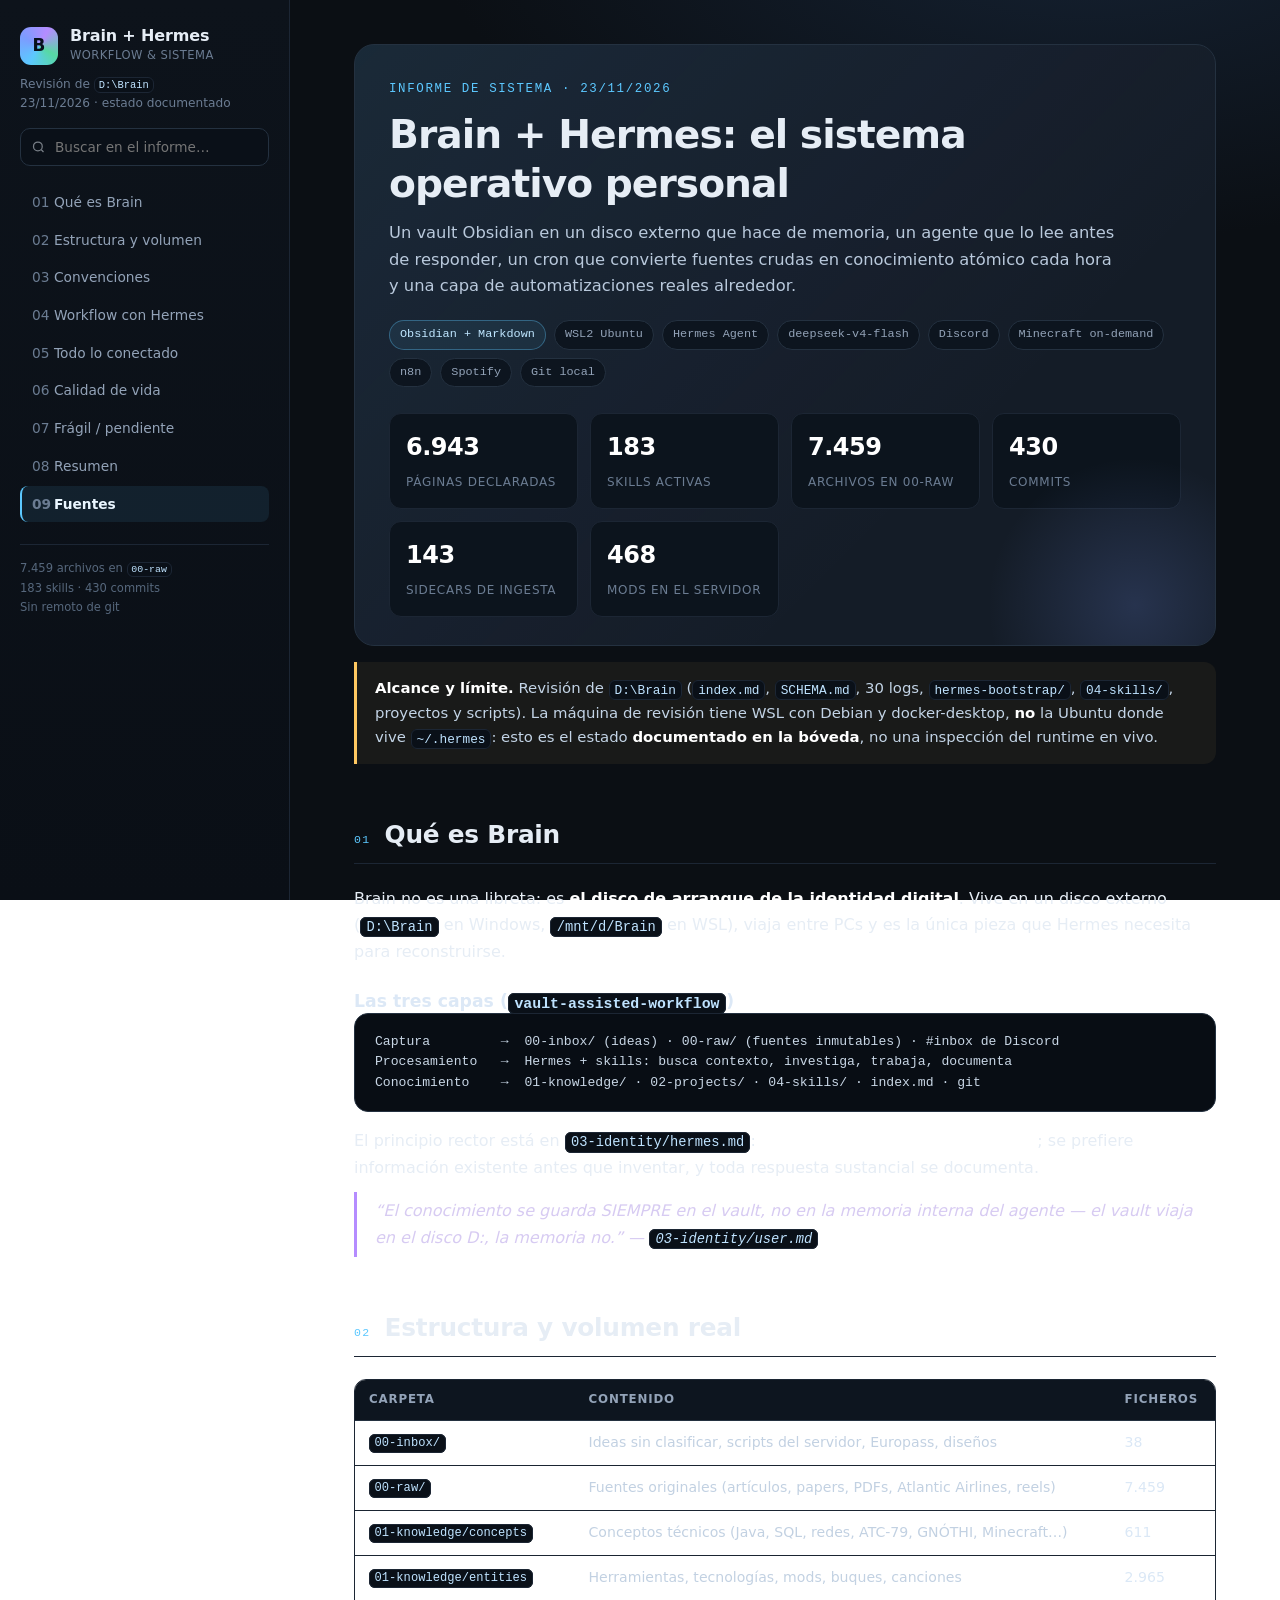
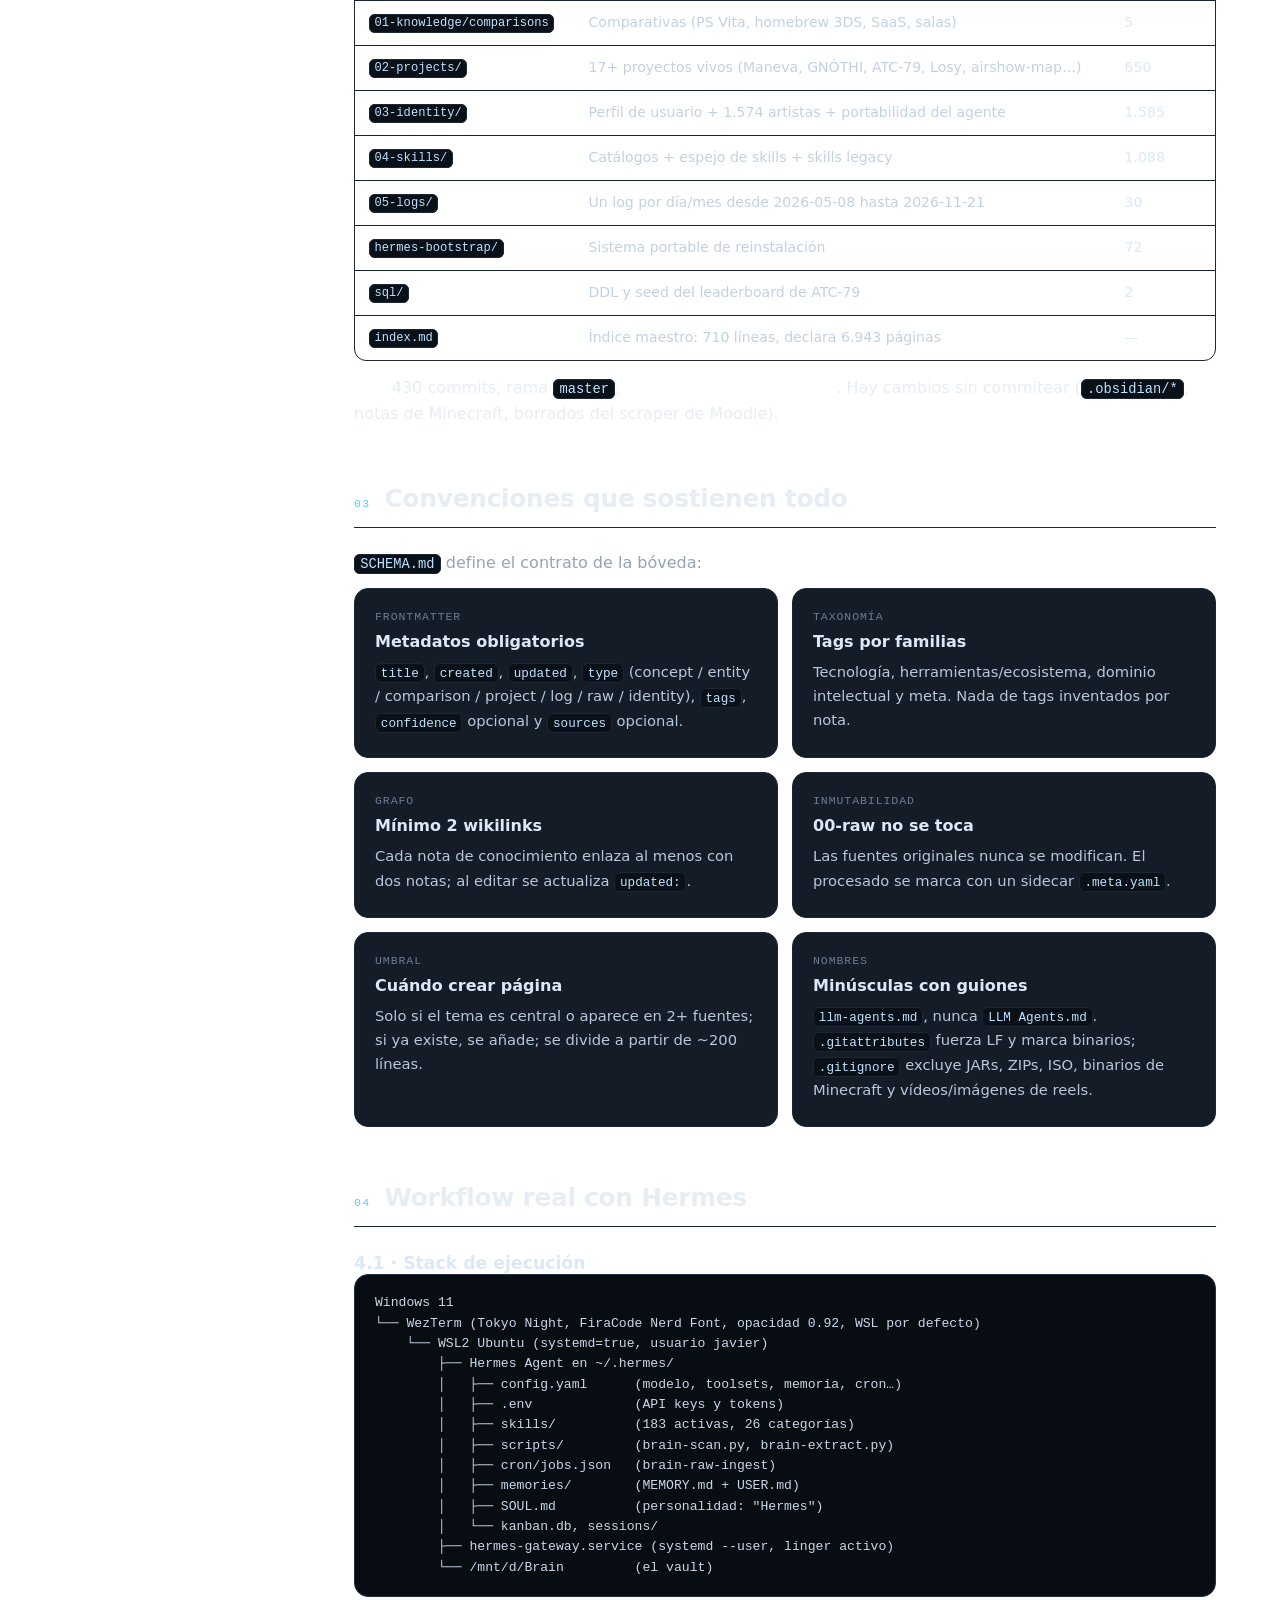
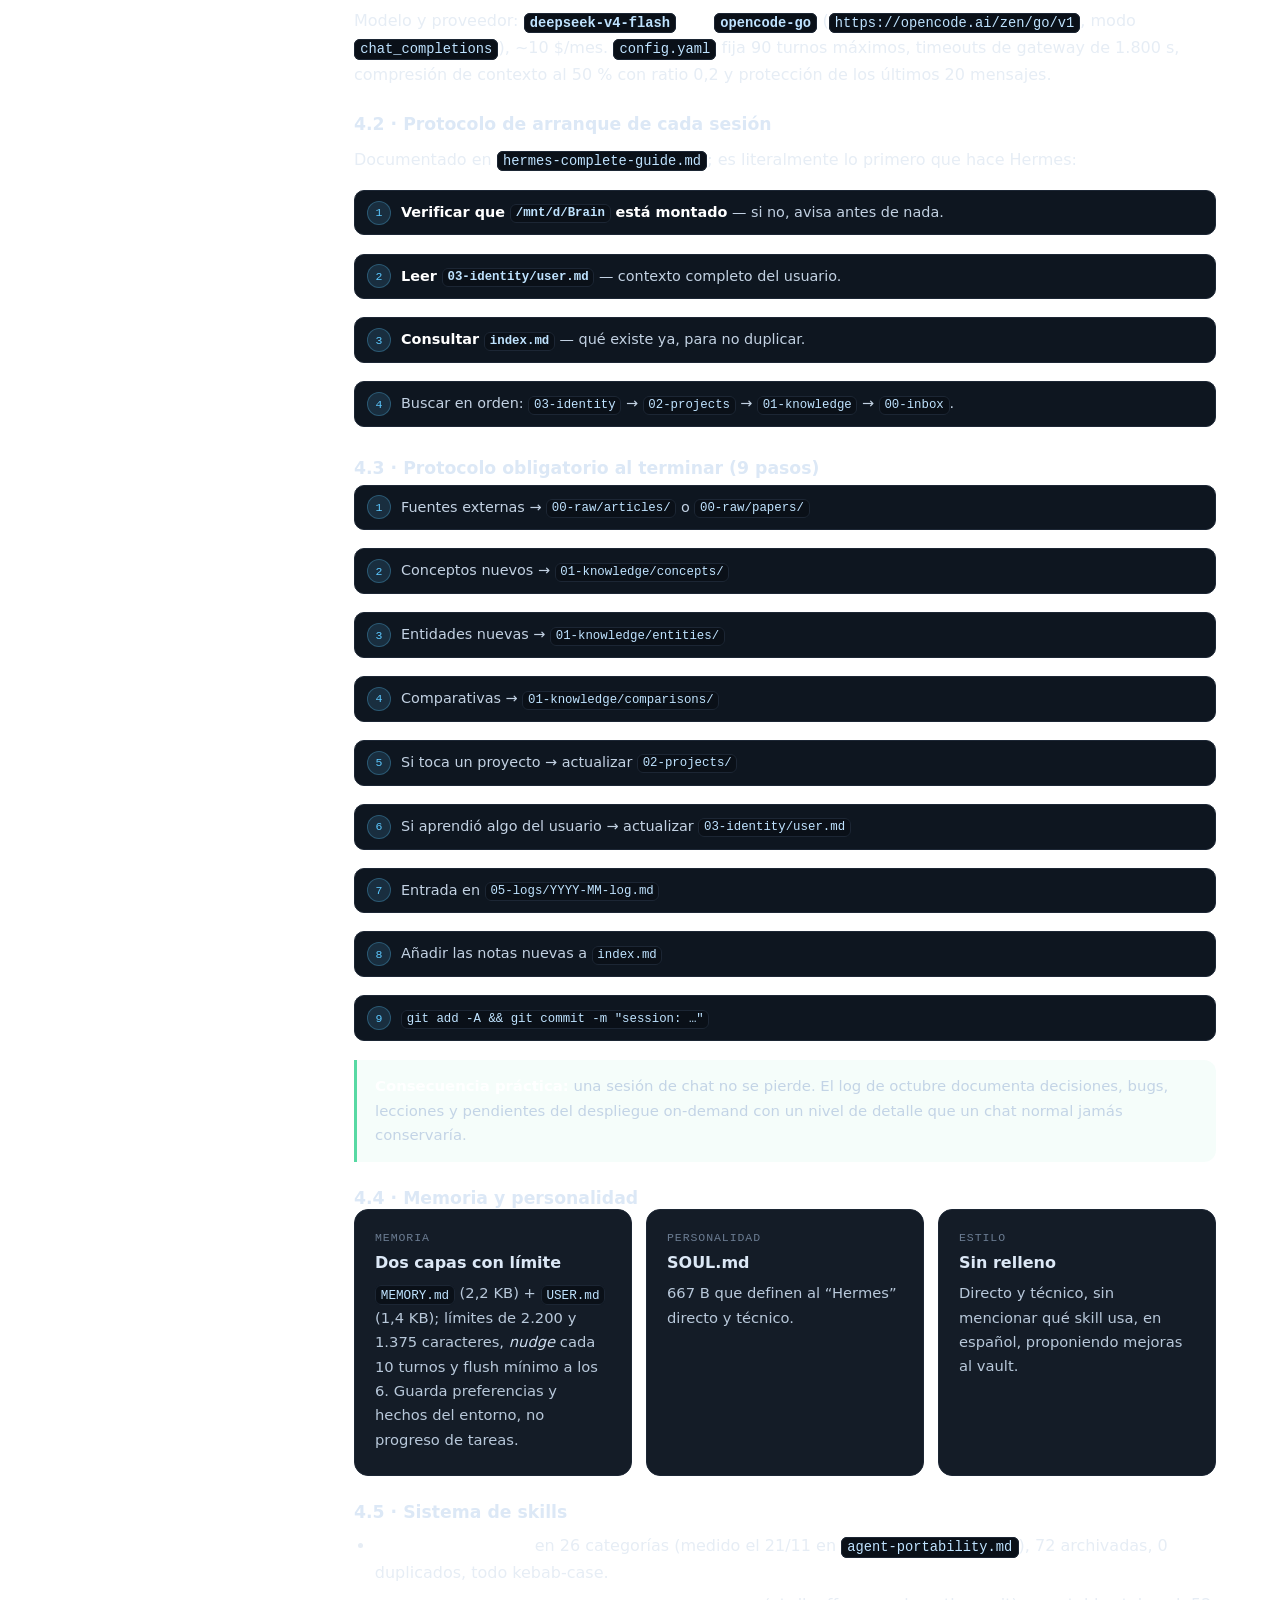
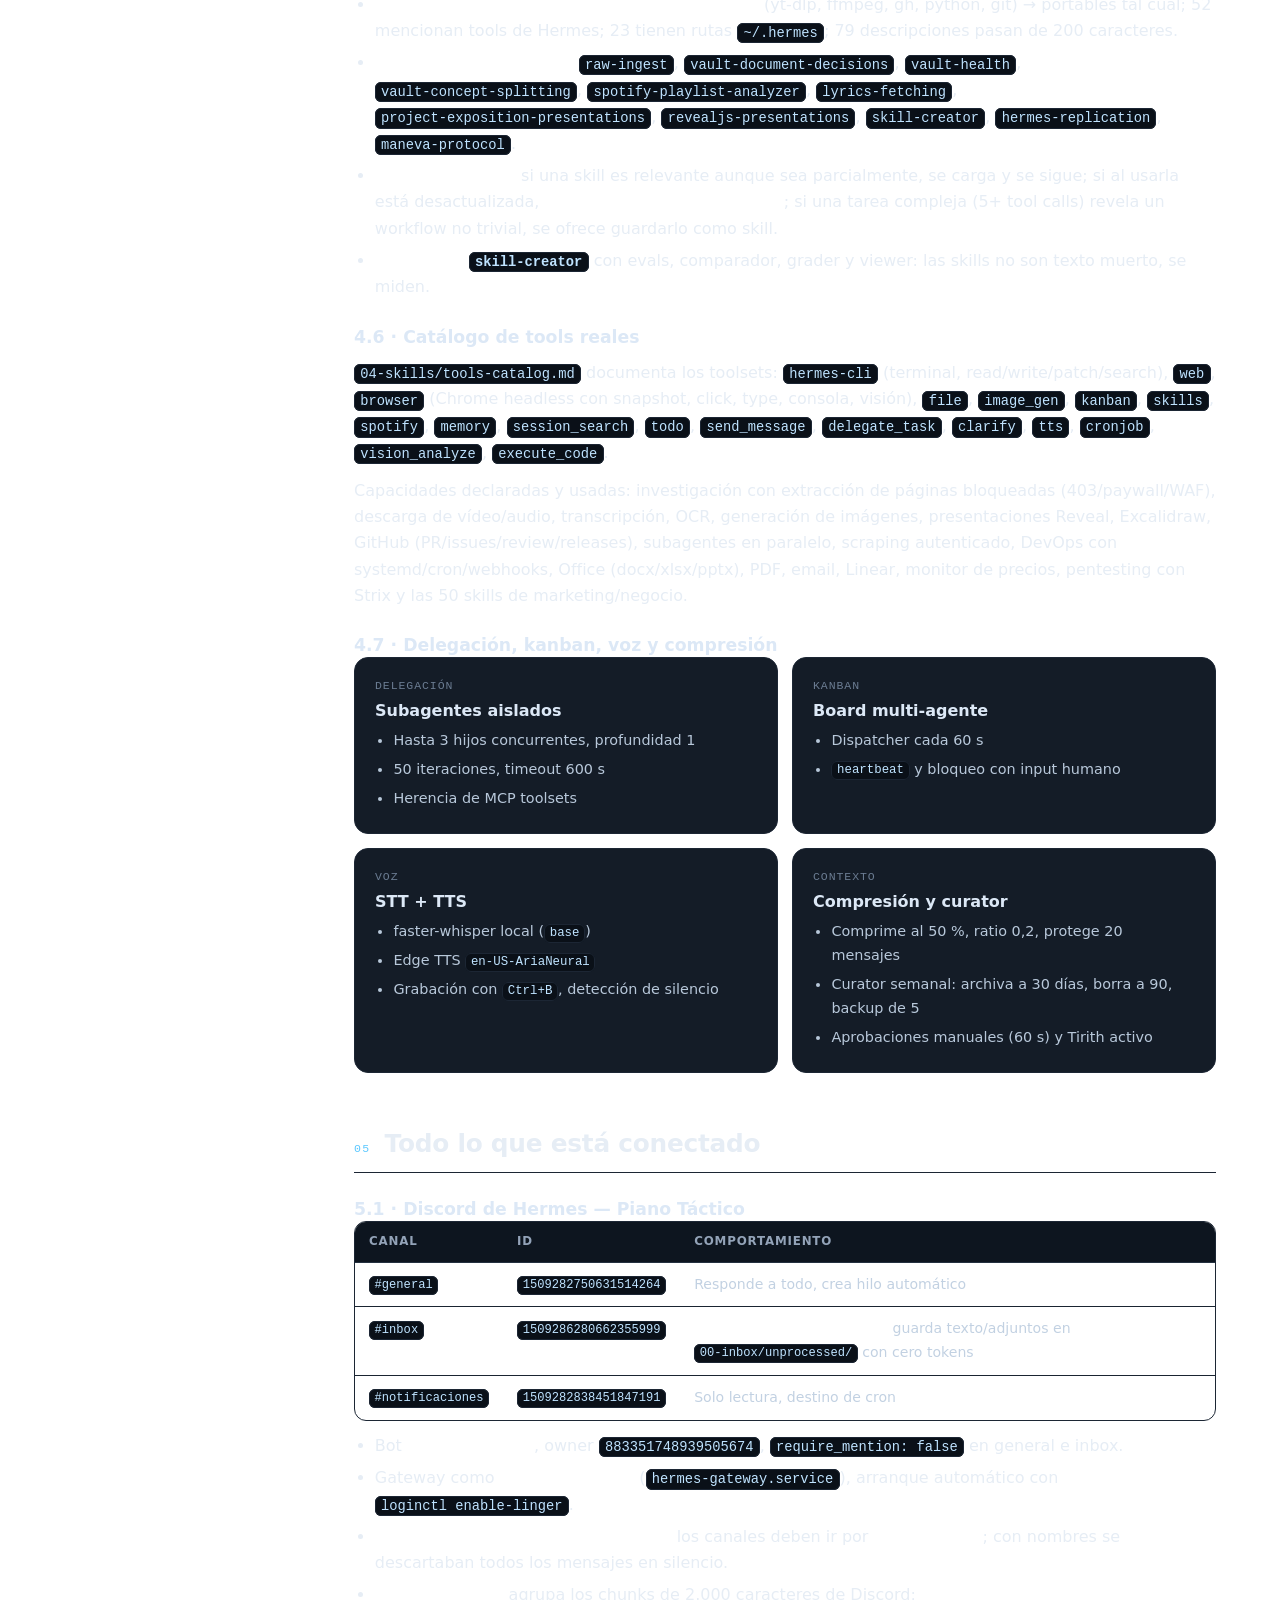
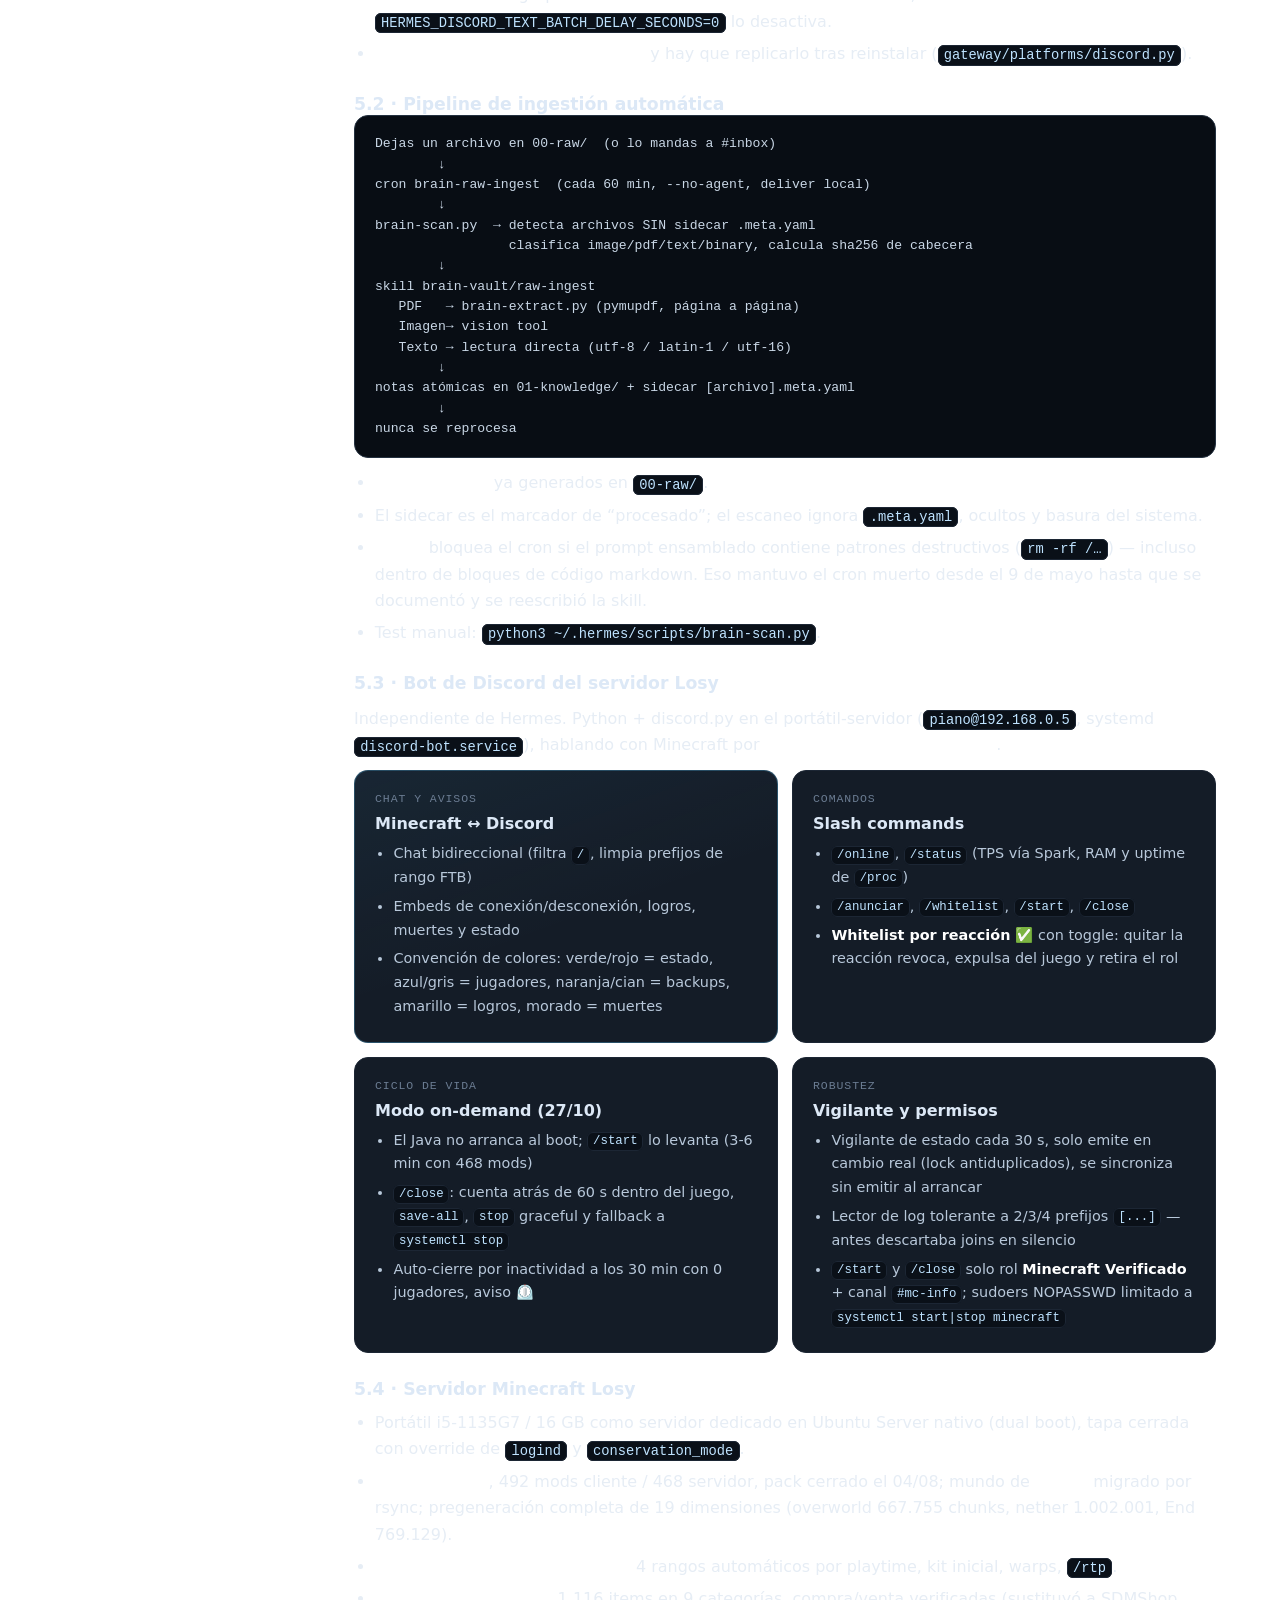
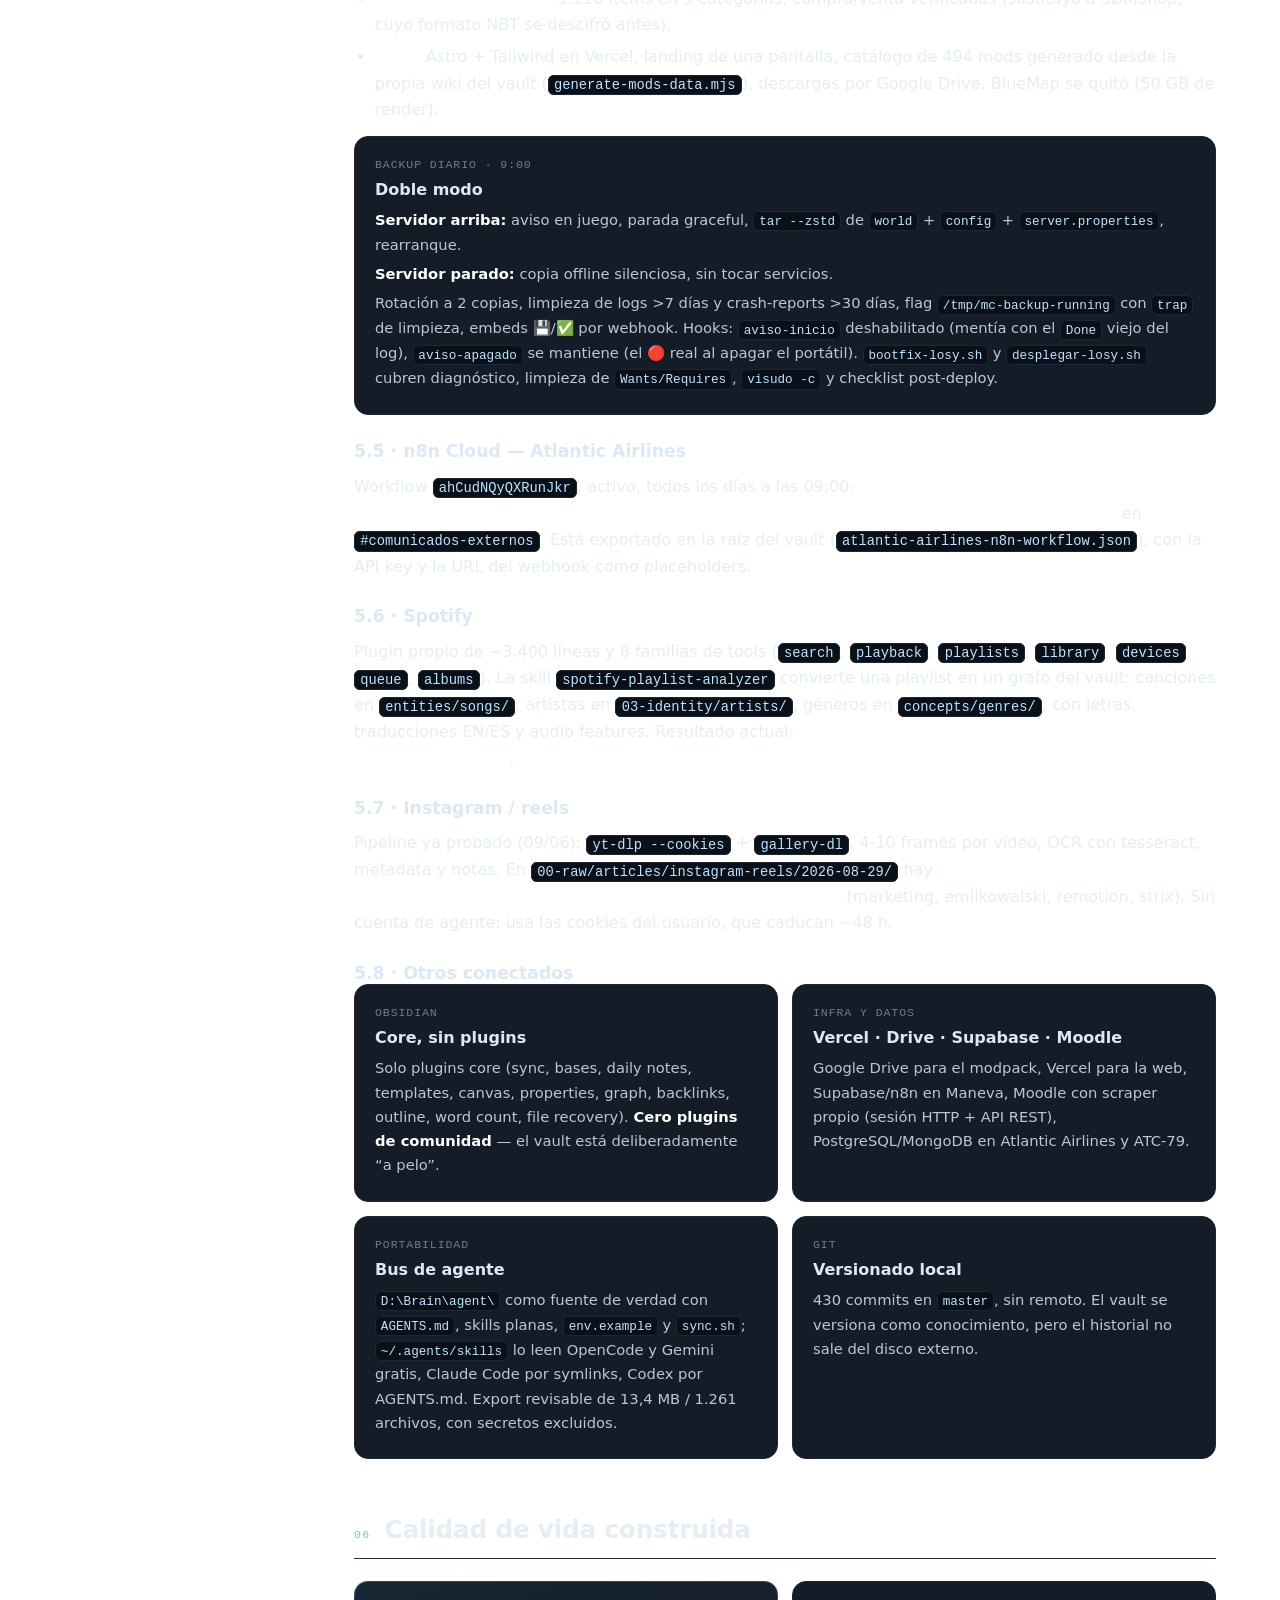
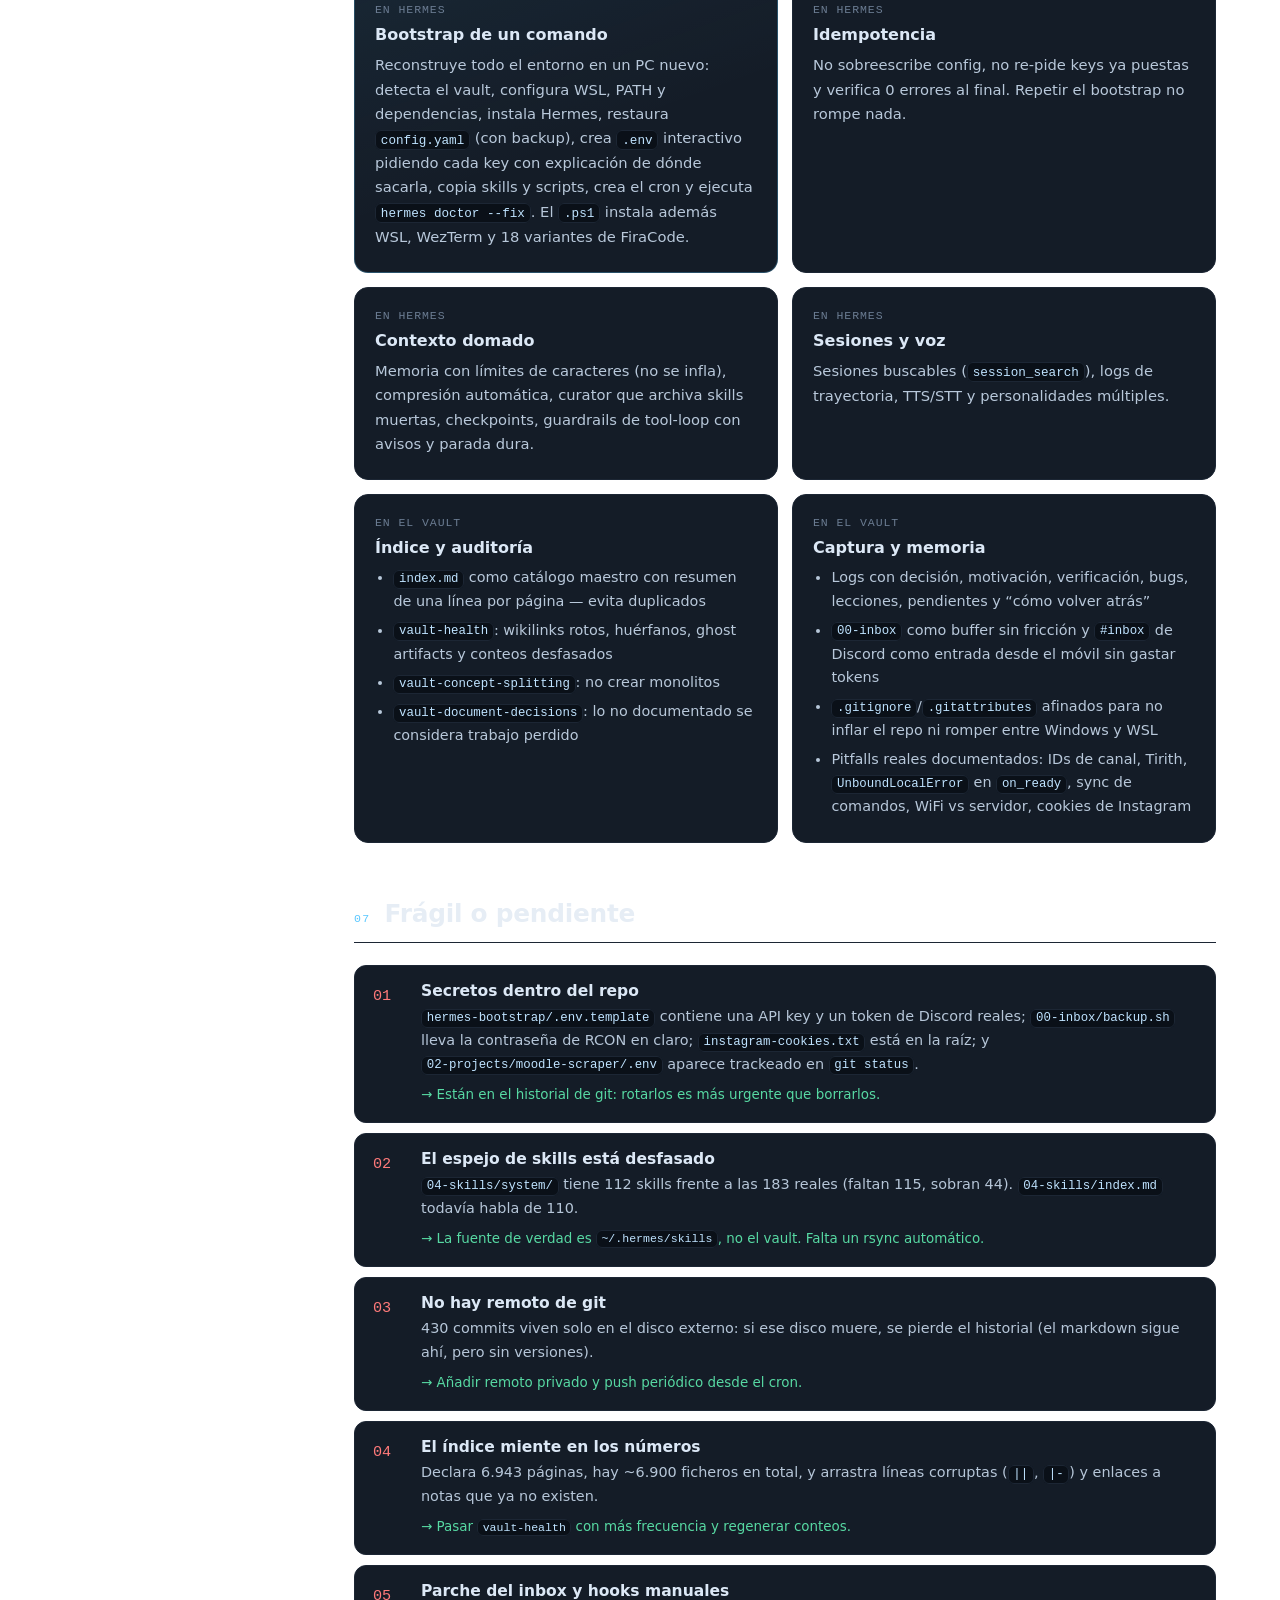
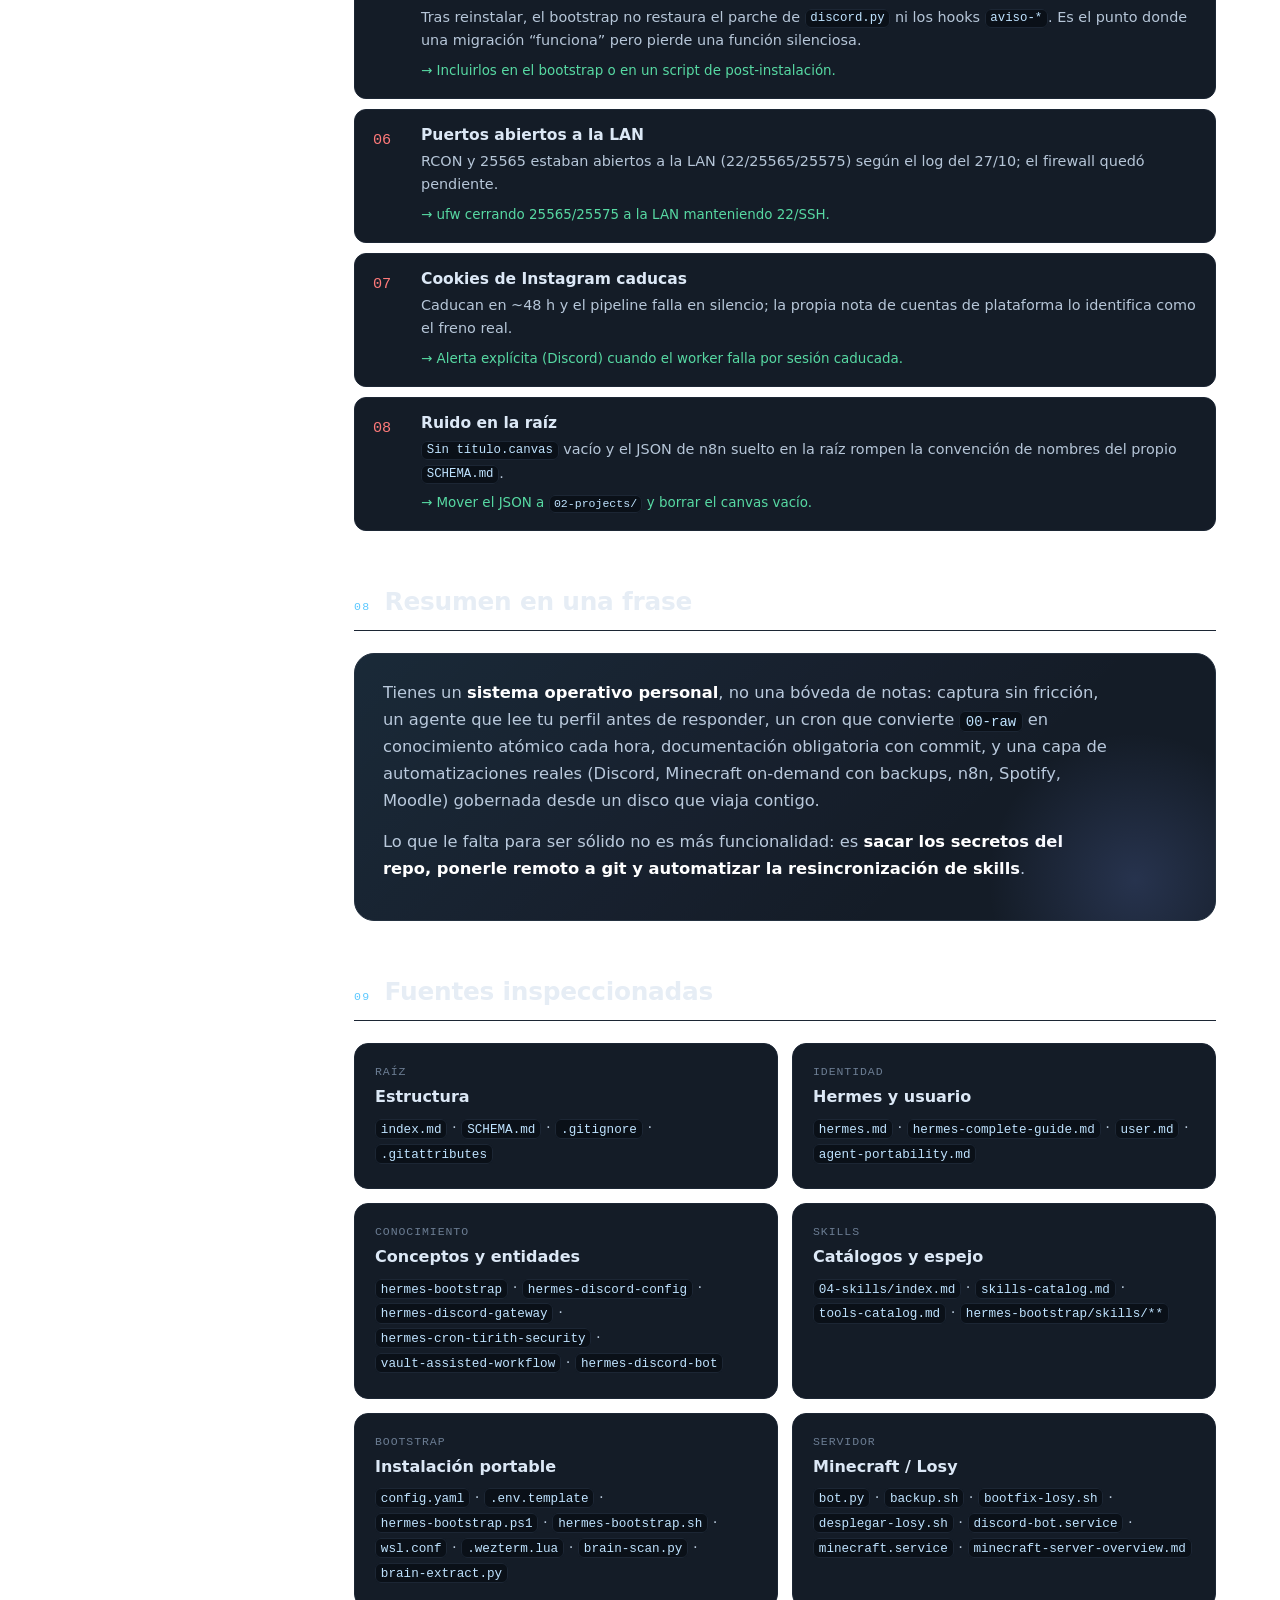
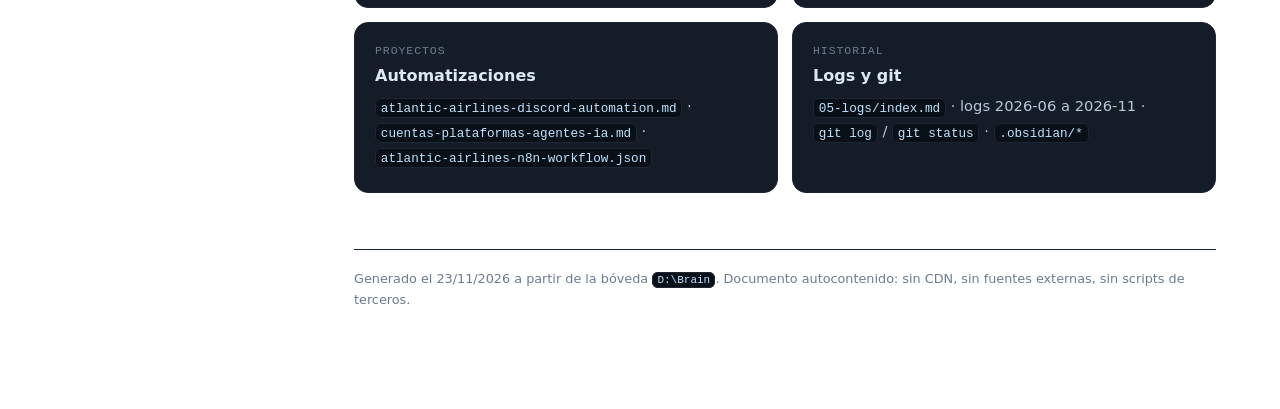
<file: index.html>
<!DOCTYPE html>
<html lang="es">
<head>
<meta charset="utf-8">
<meta name="viewport" content="width=device-width, initial-scale=1">
<title>Brain + Hermes — Workflow, conexiones y calidad de vida</title>
<style>
  :root{
    --bg:#0b0f14;
    --bg-2:#111722;
    --panel:#141c27;
    --panel-2:#18212e;
    --line:#243140;
    --line-soft:#1c2634;
    --text:#e6edf5;
    --muted:#93a3b8;
    --dim:#6b7c92;
    --accent:#5cc8ff;
    --accent-2:#7c9cff;
    --green:#57d9a3;
    --amber:#ffc861;
    --red:#ff7a7a;
    --purple:#b58cff;
    --radius:14px;
    --mono:"Fira Code","Cascadia Code",Consolas,"Courier New",monospace;
    --sans:"Segoe UI",system-ui,-apple-system,Roboto,Helvetica,Arial,sans-serif;
  }
  *{box-sizing:border-box}
  html{scroll-behavior:smooth}
  body{
    margin:0;background:radial-gradient(1200px 600px at 85% -10%,#152233 0%,var(--bg) 55%) fixed;
    color:var(--text);font-family:var(--sans);font-size:16px;line-height:1.65;
  }
  a{color:var(--accent);text-decoration:none}
  a:hover{text-decoration:underline}
  code{font-family:var(--mono);font-size:.86em;background:#0a1018;border:1px solid var(--line-soft);
       padding:.12em .38em;border-radius:6px;color:#bfe3ff;white-space:nowrap}
  pre{font-family:var(--mono);font-size:.82rem;line-height:1.55;background:#080d14;border:1px solid var(--line);
      border-radius:var(--radius);padding:18px 20px;overflow:auto;color:#c9d7e6;margin:0}
  h1,h2,h3,h4{line-height:1.25;margin:0}
  h2{font-size:1.55rem;letter-spacing:-.01em}
  h3{font-size:1.08rem;margin-top:26px;color:#dce8f6}
  h4{font-size:.95rem;margin-top:18px;color:var(--muted);text-transform:uppercase;letter-spacing:.08em}
  p{margin:.7em 0}
  ul,ol{margin:.6em 0;padding-left:1.3em}
  li{margin:.35em 0}
  strong{color:#fff}
  em{color:#cddcee}
  hr{border:0;border-top:1px solid var(--line-soft);margin:26px 0}

  /* progress */
  #progress{position:fixed;top:0;left:0;height:3px;width:0;background:linear-gradient(90deg,var(--accent),var(--accent-2));z-index:60}

  /* layout */
  .layout{display:grid;grid-template-columns:290px minmax(0,1fr);min-height:100vh}
  aside{
    position:sticky;top:0;height:100vh;overflow:auto;padding:26px 20px 40px;
    background:linear-gradient(180deg,#0d131b 0%,#0a0f16 100%);border-right:1px solid var(--line-soft);
  }
  .brand{display:flex;gap:12px;align-items:center;margin-bottom:6px}
  .logo{
    width:38px;height:38px;border-radius:11px;flex:0 0 auto;
    background:conic-gradient(from 210deg,#5cc8ff,#7c9cff,#b58cff,#57d9a3,#5cc8ff);
    display:grid;place-items:center;font-weight:800;color:#07111c;font-size:1.05rem;
  }
  .brand h1{font-size:1rem;letter-spacing:-.01em}
  .brand small{display:block;color:var(--dim);font-size:.72rem;font-weight:500;letter-spacing:.04em;text-transform:uppercase}
  .side-meta{font-size:.76rem;color:var(--dim);margin:10px 0 16px;line-height:1.5}
  .search{position:relative;margin-bottom:18px}
  .search input{
    width:100%;background:#0a1018;border:1px solid var(--line);border-radius:10px;
    color:var(--text);padding:10px 12px 10px 34px;font-family:var(--sans);font-size:.85rem;outline:none;
  }
  .search input:focus{border-color:var(--accent);box-shadow:0 0 0 3px rgba(92,200,255,.12)}
  .search svg{position:absolute;left:11px;top:50%;transform:translateY(-50%);opacity:.5}
  nav a{
    display:block;padding:7px 10px;border-radius:8px;color:var(--muted);font-size:.86rem;
    border-left:2px solid transparent;margin:1px 0;
  }
  nav a:hover{background:#131c27;color:#dfeaf7;text-decoration:none}
  nav a.active{background:rgba(92,200,255,.09);border-left-color:var(--accent);color:#eaf6ff;font-weight:600}
  nav .num{display:inline-block;width:1.6em;color:var(--dim);font-variant-numeric:tabular-nums}
  .side-foot{font-size:.72rem;color:#56677c;border-top:1px solid var(--line-soft);margin-top:22px;padding-top:14px}

  main{padding:44px clamp(20px,5vw,64px) 90px;max-width:1150px}
  section{scroll-margin-top:24px;margin-bottom:56px}
  .sec-head{display:flex;align-items:baseline;gap:14px;border-bottom:1px solid var(--line-soft);padding-bottom:12px;margin-bottom:22px}
  .sec-kicker{font-family:var(--mono);font-size:.72rem;color:var(--accent);letter-spacing:.12em}
  .sec-head h2{flex:1}

  /* hero */
  .hero{
    border:1px solid var(--line);border-radius:20px;padding:34px 34px 28px;
    background:linear-gradient(135deg,rgba(92,200,255,.08),rgba(124,156,255,.03) 45%,transparent 70%),var(--panel);
    position:relative;overflow:hidden;
  }
  .hero:after{content:"";position:absolute;inset:auto -80px -120px auto;width:320px;height:320px;
    background:radial-gradient(circle,rgba(124,156,255,.18),transparent 65%);pointer-events:none}
  .tagline{font-family:var(--mono);color:var(--accent);font-size:.78rem;letter-spacing:.13em;text-transform:uppercase;margin-bottom:10px}
  .hero h2{font-size:clamp(1.7rem,3.2vw,2.45rem);letter-spacing:-.025em}
  .hero .lead{color:#b9c9dc;max-width:70ch;margin-top:12px;font-size:1.02rem}
  .pillrow{display:flex;flex-wrap:wrap;gap:8px;margin-top:20px}
  .pill{font-size:.74rem;border:1px solid var(--line);background:#0d151f;color:var(--muted);
        padding:4px 10px;border-radius:999px;font-family:var(--mono)}
  .pill.accent{border-color:rgba(92,200,255,.35);color:#bfe6ff;background:rgba(92,200,255,.08)}

  .metrics{display:grid;grid-template-columns:repeat(auto-fit,minmax(150px,1fr));gap:12px;margin-top:26px}
  .metric{background:#0c141d;border:1px solid var(--line-soft);border-radius:12px;padding:14px 16px}
  .metric b{display:block;font-size:1.5rem;letter-spacing:-.02em;font-variant-numeric:tabular-nums;color:#fff}
  .metric span{font-size:.75rem;color:var(--dim);text-transform:uppercase;letter-spacing:.06em}

  /* generic components */
  .grid{display:grid;gap:14px}
  .g2{grid-template-columns:repeat(auto-fit,minmax(280px,1fr))}
  .g3{grid-template-columns:repeat(auto-fit,minmax(220px,1fr))}
  .card{background:var(--panel);border:1px solid var(--line-soft);border-radius:var(--radius);padding:18px 20px}
  .card h3{margin:0 0 8px;font-size:1rem}
  .card p{margin:.35em 0;color:#b8c8da;font-size:.92rem}
  .card ul{margin:.4em 0 0;padding-left:1.15em}
  .card li{font-size:.9rem;color:#b8c8da}
  .card .k{font-family:var(--mono);font-size:.72rem;color:var(--dim);text-transform:uppercase;letter-spacing:.08em;display:block;margin-bottom:6px}
  .card.hl{border-color:rgba(92,200,255,.28);background:linear-gradient(160deg,rgba(92,200,255,.06),transparent 55%),var(--panel)}

  .callout{border-left:3px solid var(--accent);background:rgba(92,200,255,.055);border-radius:0 12px 12px 0;
           padding:14px 18px;color:#c3d4e6;font-size:.93rem}
  .callout.warn{border-left-color:var(--amber);background:rgba(255,200,97,.06)}
  .callout.danger{border-left-color:var(--red);background:rgba(255,122,122,.06)}
  .callout.good{border-left-color:var(--green);background:rgba(87,217,163,.06)}
  .callout strong{color:#fff}

  .tablewrap{overflow:auto;border:1px solid var(--line-soft);border-radius:12px}
  table{width:100%;border-collapse:collapse;font-size:.88rem;min-width:560px}
  thead th{background:#0d151f;color:var(--muted);text-align:left;font-weight:600;font-size:.74rem;
           text-transform:uppercase;letter-spacing:.07em;padding:10px 14px;border-bottom:1px solid var(--line)}
  tbody td{padding:10px 14px;border-bottom:1px solid #1a2431;color:#c2d1e2;vertical-align:top}
  tbody tr:last-child td{border-bottom:0}
  tbody tr:hover td{background:#101924}
  td.num{font-variant-numeric:tabular-nums;white-space:nowrap;color:#dbe8f6}

  .steps{counter-reset:s;list-style:none;padding:0;margin:0;display:grid;gap:8px}
  .steps li{counter-increment:s;position:relative;padding:10px 14px 10px 46px;background:#0e1620;
            border:1px solid var(--line-soft);border-radius:10px;font-size:.9rem;color:#c2d1e2}
  .steps li:before{content:counter(s);position:absolute;left:12px;top:50%;transform:translateY(-50%);
    width:22px;height:22px;border-radius:50%;background:rgba(92,200,255,.14);color:var(--accent);
    display:grid;place-items:center;font-family:var(--mono);font-size:.72rem;border:1px solid rgba(92,200,255,.28)}

  .risk{display:grid;grid-template-columns:34px 1fr;gap:14px;padding:16px 18px;border:1px solid var(--line-soft);
        border-radius:12px;background:var(--panel);margin-bottom:10px}
  .risk .idx{font-family:var(--mono);color:var(--red);font-size:.95rem;padding-top:2px}
  .risk h3{margin:0 0 4px;font-size:.97rem}
  .risk p{margin:0;color:#b6c6d8;font-size:.9rem}
  .risk .fix{display:block;margin-top:7px;color:var(--green);font-size:.84rem}

  .quote{border-left:3px solid var(--purple);padding:6px 0 6px 18px;color:#d7cbf2;font-style:italic}
  .footer{color:var(--dim);font-size:.8rem;border-top:1px solid var(--line-soft);padding-top:18px}
  .no-results{display:none;padding:30px;text-align:center;color:var(--muted);border:1px dashed var(--line);border-radius:12px}

  .topbar{display:none}
  @media (max-width:920px){
    .layout{grid-template-columns:1fr}
    aside{position:relative;height:auto;border-right:0;border-bottom:1px solid var(--line-soft);padding:18px}
    aside nav{display:none}
    aside.open nav{display:block}
    .topbar{display:flex;justify-content:space-between;align-items:center;gap:10px;margin-bottom:12px}
    .topbar button{background:#101a25;color:var(--text);border:1px solid var(--line);border-radius:9px;
      padding:8px 12px;font-size:.82rem;cursor:pointer}
    main{padding:24px 18px 60px}
    .hero{padding:24px}
  }
  @media print{
    aside,#progress,.search,.topbar{display:none!important}
    .layout{display:block}
    body{background:#fff;color:#111;font-size:11pt}
    main{max-width:none;padding:0}
    .hero,.card,.metric,.risk,.tablewrap,.callout{background:#fff!important;border-color:#ccc!important;color:#111!important}
    .hero .lead,.card p,.card li,.risk p,tbody td{color:#222!important}
    h2,h3,strong,.metric b{color:#000!important}
    section{page-break-inside:avoid}
    a{color:#0645ad}
    pre{background:#f5f5f5;color:#111;border-color:#ddd}
    code{background:#f2f2f2;color:#111;border-color:#ddd}
  }
</style>
</head>
<body>
<div id="progress"></div>

<div class="layout">
  <aside id="sidebar">
    <div class="topbar">
      <div class="brand" style="margin:0">
        <div class="logo">B</div>
        <div><h1>Brain + Hermes</h1><small>Informe</small></div>
      </div>
      <button id="menuBtn" type="button" aria-expanded="false">Menú</button>
    </div>

    <div class="brand">
      <div class="logo">B</div>
      <div>
        <h1>Brain + Hermes</h1>
        <small>Workflow &amp; sistema</small>
      </div>
    </div>
    <p class="side-meta">Revisión de <code>D:\Brain</code><br>23/11/2026 · estado documentado</p>

    <div class="search">
      <svg width="15" height="15" viewBox="0 0 24 24" fill="none" stroke="currentColor" stroke-width="2"><circle cx="11" cy="11" r="7"/><path d="m20 20-3.5-3.5"/></svg>
      <input id="q" type="search" placeholder="Buscar en el informe…" autocomplete="off" aria-label="Buscar">
    </div>

    <nav id="nav">
      <a href="#s1"><span class="num">01</span>Qué es Brain</a>
      <a href="#s2"><span class="num">02</span>Estructura y volumen</a>
      <a href="#s3"><span class="num">03</span>Convenciones</a>
      <a href="#s4"><span class="num">04</span>Workflow con Hermes</a>
      <a href="#s5"><span class="num">05</span>Todo lo conectado</a>
      <a href="#s6"><span class="num">06</span>Calidad de vida</a>
      <a href="#s7"><span class="num">07</span>Frágil / pendiente</a>
      <a href="#s8"><span class="num">08</span>Resumen</a>
      <a href="#s9"><span class="num">09</span>Fuentes</a>
    </nav>

    <div class="side-foot">
      7.459 archivos en <code>00-raw</code><br>
      183 skills · 430 commits<br>
      Sin remoto de git
    </div>
  </aside>

  <main>
    <section id="s0">
      <div class="hero">
        <div class="tagline">Informe de sistema · 23/11/2026</div>
        <h2>Brain + Hermes: el sistema operativo personal</h2>
        <p class="lead">Un vault Obsidian en un disco externo que hace de memoria, un agente que lo lee antes de responder, un cron que convierte fuentes crudas en conocimiento atómico cada hora y una capa de automatizaciones reales alrededor.</p>
        <div class="pillrow">
          <span class="pill accent">Obsidian + Markdown</span>
          <span class="pill">WSL2 Ubuntu</span>
          <span class="pill">Hermes Agent</span>
          <span class="pill">deepseek-v4-flash</span>
          <span class="pill">Discord</span>
          <span class="pill">Minecraft on-demand</span>
          <span class="pill">n8n</span>
          <span class="pill">Spotify</span>
          <span class="pill">Git local</span>
        </div>
        <div class="metrics">
          <div class="metric"><b>6.943</b><span>páginas declaradas</span></div>
          <div class="metric"><b>183</b><span>skills activas</span></div>
          <div class="metric"><b>7.459</b><span>archivos en 00-raw</span></div>
          <div class="metric"><b>430</b><span>commits</span></div>
          <div class="metric"><b>143</b><span>sidecars de ingesta</span></div>
          <div class="metric"><b>468</b><span>mods en el servidor</span></div>
        </div>
      </div>
      <div class="callout warn" style="margin-top:16px">
        <strong>Alcance y límite.</strong> Revisión de <code>D:\Brain</code> (<code>index.md</code>, <code>SCHEMA.md</code>, 30 logs, <code>hermes-bootstrap/</code>, <code>04-skills/</code>, proyectos y scripts). La máquina de revisión tiene WSL con Debian y docker-desktop, <strong>no</strong> la Ubuntu donde vive <code>~/.hermes</code>: esto es el estado <strong>documentado en la bóveda</strong>, no una inspección del runtime en vivo.
      </div>
    </section>

    <section id="s1" data-search>
      <div class="sec-head"><span class="sec-kicker">01</span><h2>Qué es Brain</h2></div>
      <p>Brain no es una libreta: es <strong>el disco de arranque de la identidad digital</strong>. Vive en un disco externo (<code>D:\Brain</code> en Windows, <code>/mnt/d/Brain</code> en WSL), viaja entre PCs y es la única pieza que Hermes necesita para reconstruirse.</p>

      <h3>Las tres capas (<code>vault-assisted-workflow</code>)</h3>
      <pre>Captura         →  00-inbox/ (ideas) · 00-raw/ (fuentes inmutables) · #inbox de Discord
Procesamiento   →  Hermes + skills: busca contexto, investiga, trabaja, documenta
Conocimiento    →  01-knowledge/ · 02-projects/ · 04-skills/ · index.md · git</pre>

      <p style="margin-top:16px">El principio rector está en <code>03-identity/hermes.md</code>: <strong>el vault es la fuente de verdad</strong>; se prefiere información existente antes que inventar, y toda respuesta sustancial se documenta.</p>
      <p class="quote">“El conocimiento se guarda SIEMPRE en el vault, no en la memoria interna del agente — el vault viaja en el disco D:, la memoria no.” — <code>03-identity/user.md</code></p>
    </section>

    <section id="s2" data-search>
      <div class="sec-head"><span class="sec-kicker">02</span><h2>Estructura y volumen real</h2></div>
      <div class="tablewrap">
        <table>
          <thead><tr><th>Carpeta</th><th>Contenido</th><th>Ficheros</th></tr></thead>
          <tbody>
            <tr><td><code>00-inbox/</code></td><td>Ideas sin clasificar, scripts del servidor, Europass, diseños</td><td class="num">38</td></tr>
            <tr><td><code>00-raw/</code></td><td>Fuentes originales (artículos, papers, PDFs, Atlantic Airlines, reels)</td><td class="num">7.459</td></tr>
            <tr><td><code>01-knowledge/concepts</code></td><td>Conceptos técnicos (Java, SQL, redes, ATC-79, GNÓTHI, Minecraft…)</td><td class="num">611</td></tr>
            <tr><td><code>01-knowledge/entities</code></td><td>Herramientas, tecnologías, mods, buques, canciones</td><td class="num">2.965</td></tr>
            <tr><td><code>01-knowledge/comparisons</code></td><td>Comparativas (PS Vita, homebrew 3DS, SaaS, salas)</td><td class="num">5</td></tr>
            <tr><td><code>02-projects/</code></td><td>17+ proyectos vivos (Maneva, GNÓTHI, ATC-79, Losy, airshow-map…)</td><td class="num">650</td></tr>
            <tr><td><code>03-identity/</code></td><td>Perfil de usuario + 1.574 artistas + portabilidad del agente</td><td class="num">1.585</td></tr>
            <tr><td><code>04-skills/</code></td><td>Catálogos + espejo de skills + skills legacy</td><td class="num">1.088</td></tr>
            <tr><td><code>05-logs/</code></td><td>Un log por día/mes desde 2026-05-08 hasta 2026-11-21</td><td class="num">30</td></tr>
            <tr><td><code>hermes-bootstrap/</code></td><td>Sistema portable de reinstalación</td><td class="num">72</td></tr>
            <tr><td><code>sql/</code></td><td>DDL y seed del leaderboard de ATC-79</td><td class="num">2</td></tr>
            <tr><td><code>index.md</code></td><td>Índice maestro: 710 líneas, declara 6.943 páginas</td><td class="num">—</td></tr>
          </tbody>
        </table>
      </div>
      <p style="margin-top:14px"><strong>Git:</strong> 430 commits, rama <code>master</code>, <strong>sin remoto configurado</strong>. Hay cambios sin commitear (<code>.obsidian/*</code>, notas de Minecraft, borrados del scraper de Moodle).</p>
    </section>

    <section id="s3" data-search>
      <div class="sec-head"><span class="sec-kicker">03</span><h2>Convenciones que sostienen todo</h2></div>
      <p style="color:var(--muted)"><code>SCHEMA.md</code> define el contrato de la bóveda:</p>
      <div class="grid g2">
        <div class="card"><span class="k">Frontmatter</span><h3>Metadatos obligatorios</h3>
          <p><code>title</code>, <code>created</code>, <code>updated</code>, <code>type</code> (concept / entity / comparison / project / log / raw / identity), <code>tags</code>, <code>confidence</code> opcional y <code>sources</code> opcional.</p></div>
        <div class="card"><span class="k">Taxonomía</span><h3>Tags por familias</h3>
          <p>Tecnología, herramientas/ecosistema, dominio intelectual y meta. Nada de tags inventados por nota.</p></div>
        <div class="card"><span class="k">Grafo</span><h3>Mínimo 2 wikilinks</h3>
          <p>Cada nota de conocimiento enlaza al menos con dos notas; al editar se actualiza <code>updated:</code>.</p></div>
        <div class="card"><span class="k">Inmutabilidad</span><h3>00-raw no se toca</h3>
          <p>Las fuentes originales nunca se modifican. El procesado se marca con un sidecar <code>.meta.yaml</code>.</p></div>
        <div class="card"><span class="k">Umbral</span><h3>Cuándo crear página</h3>
          <p>Solo si el tema es central o aparece en 2+ fuentes; si ya existe, se añade; se divide a partir de ~200 líneas.</p></div>
        <div class="card"><span class="k">Nombres</span><h3>Minúsculas con guiones</h3>
          <p><code>llm-agents.md</code>, nunca <code>LLM Agents.md</code>. <code>.gitattributes</code> fuerza LF y marca binarios; <code>.gitignore</code> excluye JARs, ZIPs, ISO, binarios de Minecraft y vídeos/imágenes de reels.</p></div>
      </div>
    </section>

    <section id="s4" data-search>
      <div class="sec-head"><span class="sec-kicker">04</span><h2>Workflow real con Hermes</h2></div>

      <h3>4.1 · Stack de ejecución</h3>
      <pre>Windows 11
└── WezTerm (Tokyo Night, FiraCode Nerd Font, opacidad 0.92, WSL por defecto)
    └── WSL2 Ubuntu (systemd=true, usuario javier)
        ├── Hermes Agent en ~/.hermes/
        │   ├── config.yaml      (modelo, toolsets, memoria, cron…)
        │   ├── .env             (API keys y tokens)
        │   ├── skills/          (183 activas, 26 categorías)
        │   ├── scripts/         (brain-scan.py, brain-extract.py)
        │   ├── cron/jobs.json   (brain-raw-ingest)
        │   ├── memories/        (MEMORY.md + USER.md)
        │   ├── SOUL.md          (personalidad: "Hermes")
        │   └── kanban.db, sessions/
        ├── hermes-gateway.service (systemd --user, linger activo)
        └── /mnt/d/Brain         (el vault)</pre>
      <p>Modelo y proveedor: <strong><code>deepseek-v4-flash</code> vía <code>opencode-go</code></strong> (<code>https://opencode.ai/zen/go/v1</code>, modo <code>chat_completions</code>), ~10 $/mes. <code>config.yaml</code> fija 90 turnos máximos, timeouts de gateway de 1.800 s, compresión de contexto al 50 % con ratio 0,2 y protección de los últimos 20 mensajes.</p>

      <h3>4.2 · Protocolo de arranque de cada sesión</h3>
      <p>Documentado en <code>hermes-complete-guide.md</code>; es literalmente lo primero que hace Hermes:</p>
      <ol class="steps">
        <li><strong>Verificar que <code>/mnt/d/Brain</code> está montado</strong> — si no, avisa antes de nada.</li>
        <li><strong>Leer <code>03-identity/user.md</code></strong> — contexto completo del usuario.</li>
        <li><strong>Consultar <code>index.md</code></strong> — qué existe ya, para no duplicar.</li>
        <li>Buscar en orden: <code>03-identity</code> → <code>02-projects</code> → <code>01-knowledge</code> → <code>00-inbox</code>.</li>
      </ol>

      <h3>4.3 · Protocolo obligatorio al terminar (9 pasos)</h3>
      <ol class="steps">
        <li>Fuentes externas → <code>00-raw/articles/</code> o <code>00-raw/papers/</code></li>
        <li>Conceptos nuevos → <code>01-knowledge/concepts/</code></li>
        <li>Entidades nuevas → <code>01-knowledge/entities/</code></li>
        <li>Comparativas → <code>01-knowledge/comparisons/</code></li>
        <li>Si toca un proyecto → actualizar <code>02-projects/</code></li>
        <li>Si aprendió algo del usuario → actualizar <code>03-identity/user.md</code></li>
        <li>Entrada en <code>05-logs/YYYY-MM-log.md</code></li>
        <li>Añadir las notas nuevas a <code>index.md</code></li>
        <li><code>git add -A &amp;&amp; git commit -m "session: …"</code></li>
      </ol>
      <div class="callout good" style="margin-top:14px"><strong>Consecuencia práctica:</strong> una sesión de chat no se pierde. El log de octubre documenta decisiones, bugs, lecciones y pendientes del despliegue on-demand con un nivel de detalle que un chat normal jamás conservaría.</div>

      <h3>4.4 · Memoria y personalidad</h3>
      <div class="grid g3">
        <div class="card"><span class="k">Memoria</span><h3>Dos capas con límite</h3>
          <p><code>MEMORY.md</code> (2,2 KB) + <code>USER.md</code> (1,4 KB); límites de 2.200 y 1.375 caracteres, <em>nudge</em> cada 10 turnos y flush mínimo a los 6. Guarda preferencias y hechos del entorno, no progreso de tareas.</p></div>
        <div class="card"><span class="k">Personalidad</span><h3>SOUL.md</h3>
          <p>667 B que definen al “Hermes” directo y técnico.</p></div>
        <div class="card"><span class="k">Estilo</span><h3>Sin relleno</h3>
          <p>Directo y técnico, sin mencionar qué skill usa, en español, proponiendo mejoras al vault.</p></div>
      </div>

      <h3>4.5 · Sistema de skills</h3>
      <ul>
        <li><strong>183 skills activas</strong> en 26 categorías (medido el 21/11 en <code>agent-portability.md</code>), 72 archivadas, 0 duplicados, todo kebab-case.</li>
        <li><strong>131 son puramente procedimentales + CLI</strong> (yt-dlp, ffmpeg, gh, python, git) → portables tal cual; 52 mencionan tools de Hermes; 23 tienen rutas <code>~/.hermes</code>; 79 descripciones pasan de 200 caracteres.</li>
        <li><strong>Skills custom propias:</strong> <code>raw-ingest</code>, <code>vault-document-decisions</code>, <code>vault-health</code>, <code>vault-concept-splitting</code>, <code>spotify-playlist-analyzer</code>, <code>lyrics-fetching</code>, <code>project-exposition-presentations</code>, <code>revealjs-presentations</code>, <code>skill-creator</code>, <code>hermes-replication</code>, <code>maneva-protocol</code>.</li>
        <li><strong>Regla de carga:</strong> si una skill es relevante aunque sea parcialmente, se carga y se sigue; si al usarla está desactualizada, <strong>se parchea en el momento</strong>; si una tarea compleja (5+ tool calls) revela un workflow no trivial, se ofrece guardarlo como skill.</li>
        <li><strong>Meta-skill <code>skill-creator</code></strong> con evals, comparador, grader y viewer: las skills no son texto muerto, se miden.</li>
      </ul>

      <h3>4.6 · Catálogo de tools reales</h3>
      <p><code>04-skills/tools-catalog.md</code> documenta los toolsets: <code>hermes-cli</code> (terminal, read/write/patch/search), <code>web</code>, <code>browser</code> (Chrome headless con snapshot, click, type, consola, visión), <code>file</code>, <code>image_gen</code>, <code>kanban</code>, <code>skills</code>, <code>spotify</code>, <code>memory</code>, <code>session_search</code>, <code>todo</code>, <code>send_message</code>, <code>delegate_task</code>, <code>clarify</code>, <code>tts</code>, <code>cronjob</code>, <code>vision_analyze</code>, <code>execute_code</code>.</p>
      <p>Capacidades declaradas y usadas: investigación con extracción de páginas bloqueadas (403/paywall/WAF), descarga de vídeo/audio, transcripción, OCR, generación de imágenes, presentaciones Reveal, Excalidraw, GitHub (PR/issues/review/releases), subagentes en paralelo, scraping autenticado, DevOps con systemd/cron/webhooks, Office (docx/xlsx/pptx), PDF, email, Linear, monitor de precios, pentesting con Strix y las 50 skills de marketing/negocio.</p>

      <h3>4.7 · Delegación, kanban, voz y compresión</h3>
      <div class="grid g2">
        <div class="card"><span class="k">Delegación</span><h3>Subagentes aislados</h3><ul><li>Hasta 3 hijos concurrentes, profundidad 1</li><li>50 iteraciones, timeout 600 s</li><li>Herencia de MCP toolsets</li></ul></div>
        <div class="card"><span class="k">Kanban</span><h3>Board multi-agente</h3><ul><li>Dispatcher cada 60 s</li><li><code>heartbeat</code> y bloqueo con input humano</li></ul></div>
        <div class="card"><span class="k">Voz</span><h3>STT + TTS</h3><ul><li>faster-whisper local (<code>base</code>)</li><li>Edge TTS <code>en-US-AriaNeural</code></li><li>Grabación con <code>Ctrl+B</code>, detección de silencio</li></ul></div>
        <div class="card"><span class="k">Contexto</span><h3>Compresión y curator</h3><ul><li>Comprime al 50 %, ratio 0,2, protege 20 mensajes</li><li>Curator semanal: archiva a 30 días, borra a 90, backup de 5</li><li>Aprobaciones manuales (60 s) y Tirith activo</li></ul></div>
      </div>
    </section>

    <section id="s5" data-search>
      <div class="sec-head"><span class="sec-kicker">05</span><h2>Todo lo que está conectado</h2></div>

      <h3>5.1 · Discord de Hermes — Piano Táctico</h3>
      <div class="tablewrap">
        <table>
          <thead><tr><th>Canal</th><th>ID</th><th>Comportamiento</th></tr></thead>
          <tbody>
            <tr><td><code>#general</code></td><td><code>1509282750631514264</code></td><td>Responde a todo, crea hilo automático</td></tr>
            <tr><td><code>#inbox</code></td><td><code>1509286280662355999</code></td><td><strong>Bypass total del agente:</strong> guarda texto/adjuntos en <code>00-inbox/unprocessed/</code> con cero tokens</td></tr>
            <tr><td><code>#notificaciones</code></td><td><code>1509282838451847191</code></td><td>Solo lectura, destino de cron</td></tr>
          </tbody>
        </table>
      </div>
      <ul style="margin-top:12px">
        <li>Bot <strong>Hermes#6795</strong>, owner <code>883351748939505674</code>, <code>require_mention: false</code> en general e inbox.</li>
        <li>Gateway como <strong>systemd --user</strong> (<code>hermes-gateway.service</code>), arranque automático con <code>loginctl enable-linger</code>.</li>
        <li><strong>Pitfall documentado y corregido:</strong> los canales deben ir por <strong>ID numérico</strong>; con nombres se descartaban todos los mensajes en silencio.</li>
        <li><strong>Text batching:</strong> agrupa los chunks de 2.000 caracteres de Discord; <code>HERMES_DISCORD_TEXT_BATCH_DELAY_SECONDS=0</code> lo desactiva.</li>
        <li><strong>El parche del inbox es manual</strong> y hay que replicarlo tras reinstalar (<code>gateway/platforms/discord.py</code>).</li>
      </ul>

      <h3>5.2 · Pipeline de ingestión automática</h3>
      <pre>Dejas un archivo en 00-raw/  (o lo mandas a #inbox)
        ↓
cron brain-raw-ingest  (cada 60 min, --no-agent, deliver local)
        ↓
brain-scan.py  → detecta archivos SIN sidecar .meta.yaml
                 clasifica image/pdf/text/binary, calcula sha256 de cabecera
        ↓
skill brain-vault/raw-ingest
   PDF   → brain-extract.py (pymupdf, página a página)
   Imagen→ vision tool
   Texto → lectura directa (utf-8 / latin-1 / utf-16)
        ↓
notas atómicas en 01-knowledge/ + sidecar [archivo].meta.yaml
        ↓
nunca se reprocesa</pre>
      <ul style="margin-top:12px">
        <li><strong>143 sidecars</strong> ya generados en <code>00-raw/</code>.</li>
        <li>El sidecar es el marcador de “procesado”; el escaneo ignora <code>.meta.yaml</code>, ocultos y basura del sistema.</li>
        <li><strong>Tirith</strong> bloquea el cron si el prompt ensamblado contiene patrones destructivos (<code>rm -rf /…</code>) — incluso dentro de bloques de código markdown. Eso mantuvo el cron muerto desde el 9 de mayo hasta que se documentó y se reescribió la skill.</li>
        <li>Test manual: <code>python3 ~/.hermes/scripts/brain-scan.py</code>.</li>
      </ul>

      <h3>5.3 · Bot de Discord del servidor Losy</h3>
      <p>Independiente de Hermes. Python + discord.py en el portátil-servidor (<code>piano@192.168.0.5</code>, systemd <code>discord-bot.service</code>), hablando con Minecraft por <strong>RCON en 127.0.0.1:25575</strong>.</p>
      <div class="grid g2">
        <div class="card hl"><span class="k">Chat y avisos</span><h3>Minecraft ↔ Discord</h3><ul>
          <li>Chat bidireccional (filtra <code>/</code>, limpia prefijos de rango FTB)</li>
          <li>Embeds de conexión/desconexión, logros, muertes y estado</li>
          <li>Convención de colores: verde/rojo = estado, azul/gris = jugadores, naranja/cian = backups, amarillo = logros, morado = muertes</li>
        </ul></div>
        <div class="card"><span class="k">Comandos</span><h3>Slash commands</h3><ul>
          <li><code>/online</code>, <code>/status</code> (TPS vía Spark, RAM y uptime de <code>/proc</code>)</li>
          <li><code>/anunciar</code>, <code>/whitelist</code>, <code>/start</code>, <code>/close</code></li>
          <li><strong>Whitelist por reacción ✅</strong> con toggle: quitar la reacción revoca, expulsa del juego y retira el rol</li>
        </ul></div>
        <div class="card"><span class="k">Ciclo de vida</span><h3>Modo on-demand (27/10)</h3><ul>
          <li>El Java no arranca al boot; <code>/start</code> lo levanta (3-6 min con 468 mods)</li>
          <li><code>/close</code>: cuenta atrás de 60 s dentro del juego, <code>save-all</code>, <code>stop</code> graceful y fallback a <code>systemctl stop</code></li>
          <li>Auto-cierre por inactividad a los 30 min con 0 jugadores, aviso ⏲️</li>
        </ul></div>
        <div class="card"><span class="k">Robustez</span><h3>Vigilante y permisos</h3><ul>
          <li>Vigilante de estado cada 30 s, solo emite en cambio real (lock antiduplicados), se sincroniza sin emitir al arrancar</li>
          <li>Lector de log tolerante a 2/3/4 prefijos <code>[...]</code> — antes descartaba joins en silencio</li>
          <li><code>/start</code> y <code>/close</code> solo rol <strong>Minecraft Verificado</strong> + canal <code>#mc-info</code>; sudoers NOPASSWD limitado a <code>systemctl start|stop minecraft</code></li>
        </ul></div>
      </div>

      <h3>5.4 · Servidor Minecraft Losy</h3>
      <ul>
        <li>Portátil i5-1135G7 / 16 GB como servidor dedicado en Ubuntu Server nativo (dual boot), tapa cerrada con override de <code>logind</code> y <code>conservation_mode</code>.</li>
        <li><strong>Forge 1.20.1</strong>, 492 mods cliente / 468 servidor, pack cerrado el 04/08; mundo de <strong>47 GB</strong> migrado por rsync; pregeneración completa de 19 dimensiones (overworld 667.755 chunks, nether 1.002.001, End 769.129).</li>
        <li><strong>FTB Ranks + FTB Essentials:</strong> 4 rangos automáticos por playtime, kit inicial, warps, <code>/rtp</code>.</li>
        <li><strong>Knightmare's Shop:</strong> 1.116 items en 9 categorías, compra/venta verificadas (sustituyó a SDMShop, cuyo formato NBT se descifró antes).</li>
        <li><strong>Web:</strong> Astro + Tailwind en Vercel, landing de una pantalla, catálogo de 494 mods generado desde la propia wiki del vault (<code>generate-mods-data.mjs</code>), descargas por Google Drive. BlueMap se quitó (50 GB de render).</li>
      </ul>
      <div class="card" style="margin-top:12px"><span class="k">Backup diario · 9:00</span><h3>Doble modo</h3>
        <p><strong>Servidor arriba:</strong> aviso en juego, parada graceful, <code>tar --zstd</code> de <code>world</code> + <code>config</code> + <code>server.properties</code>, rearranque.</p>
        <p><strong>Servidor parado:</strong> copia offline silenciosa, sin tocar servicios.</p>
        <p>Rotación a 2 copias, limpieza de logs &gt;7 días y crash-reports &gt;30 días, flag <code>/tmp/mc-backup-running</code> con <code>trap</code> de limpieza, embeds 💾/✅ por webhook. Hooks: <code>aviso-inicio</code> deshabilitado (mentía con el <code>Done</code> viejo del log), <code>aviso-apagado</code> se mantiene (el 🔴 real al apagar el portátil). <code>bootfix-losy.sh</code> y <code>desplegar-losy.sh</code> cubren diagnóstico, limpieza de <code>Wants/Requires</code>, <code>visudo -c</code> y checklist post-deploy.</p>
      </div>

      <h3>5.5 · n8n Cloud — Atlantic Airlines</h3>
      <p>Workflow <code>ahCudNQyQXRunJkr</code>, activo, todos los días a las 09:00: <strong>Schedule → RSS (aviation24.be, 5 noticias) → Code (monta el texto) → HTTP a OpenCode/Gemini → webhook de Discord</strong> en <code>#comunicados-externos</code>. Está exportado en la raíz del vault (<code>atlantic-airlines-n8n-workflow.json</code>), con la API key y la URL del webhook como placeholders.</p>

      <h3>5.6 · Spotify</h3>
      <p>Plugin propio de ~3.400 líneas y 8 familias de tools (<code>search</code>, <code>playback</code>, <code>playlists</code>, <code>library</code>, <code>devices</code>, <code>queue</code>, <code>albums</code>). La skill <code>spotify-playlist-analyzer</code> convierte una playlist en un grafo del vault: canciones en <code>entities/songs/</code>, artistas en <code>03-identity/artists/</code>, géneros en <code>concepts/genres/</code>, con letras, traducciones EN/ES y audio features. Resultado actual: <strong>2.359 canciones analizadas, 1.574 artistas, 1.116+ con perfil</strong>.</p>

      <h3>5.7 · Instagram / reels</h3>
      <p>Pipeline ya probado (09/06): <code>yt-dlp --cookies</code> + <code>gallery-dl</code>, 4-10 frames por vídeo, OCR con tesseract, metadata y notas. En <code>00-raw/articles/instagram-reels/2026-08-29/</code> hay <strong>86 documentos, 16 carpetas con OCR, metadata JSON y 4 repos de skills originales</strong> (marketing, emilkowalski, remotion, strix). Sin cuenta de agente: usa las cookies del usuario, que caducan ~48 h.</p>

      <h3>5.8 · Otros conectados</h3>
      <div class="grid g2">
        <div class="card"><span class="k">Obsidian</span><h3>Core, sin plugins</h3><p>Solo plugins core (sync, bases, daily notes, templates, canvas, properties, graph, backlinks, outline, word count, file recovery). <strong>Cero plugins de comunidad</strong> — el vault está deliberadamente “a pelo”.</p></div>
        <div class="card"><span class="k">Infra y datos</span><h3>Vercel · Drive · Supabase · Moodle</h3><p>Google Drive para el modpack, Vercel para la web, Supabase/n8n en Maneva, Moodle con scraper propio (sesión HTTP + API REST), PostgreSQL/MongoDB en Atlantic Airlines y ATC-79.</p></div>
        <div class="card"><span class="k">Portabilidad</span><h3>Bus de agente</h3><p><code>D:\Brain\agent\</code> como fuente de verdad con <code>AGENTS.md</code>, skills planas, <code>env.example</code> y <code>sync.sh</code>; <code>~/.agents/skills</code> lo leen OpenCode y Gemini gratis, Claude Code por symlinks, Codex por AGENTS.md. Export revisable de 13,4 MB / 1.261 archivos, con secretos excluidos.</p></div>
        <div class="card"><span class="k">Git</span><h3>Versionado local</h3><p>430 commits en <code>master</code>, sin remoto. El vault se versiona como conocimiento, pero el historial no sale del disco externo.</p></div>
      </div>
    </section>

    <section id="s6" data-search>
      <div class="sec-head"><span class="sec-kicker">06</span><h2>Calidad de vida construida</h2></div>
      <div class="grid g2">
        <div class="card hl"><span class="k">En Hermes</span><h3>Bootstrap de un comando</h3>
          <p>Reconstruye todo el entorno en un PC nuevo: detecta el vault, configura WSL, PATH y dependencias, instala Hermes, restaura <code>config.yaml</code> (con backup), crea <code>.env</code> interactivo pidiendo cada key con explicación de dónde sacarla, copia skills y scripts, crea el cron y ejecuta <code>hermes doctor --fix</code>. El <code>.ps1</code> instala además WSL, WezTerm y 18 variantes de FiraCode.</p></div>
        <div class="card"><span class="k">En Hermes</span><h3>Idempotencia</h3><p>No sobreescribe config, no re-pide keys ya puestas y verifica 0 errores al final. Repetir el bootstrap no rompe nada.</p></div>
        <div class="card"><span class="k">En Hermes</span><h3>Contexto domado</h3><p>Memoria con límites de caracteres (no se infla), compresión automática, curator que archiva skills muertas, checkpoints, guardrails de tool-loop con avisos y parada dura.</p></div>
        <div class="card"><span class="k">En Hermes</span><h3>Sesiones y voz</h3><p>Sesiones buscables (<code>session_search</code>), logs de trayectoria, TTS/STT y personalidades múltiples.</p></div>
        <div class="card"><span class="k">En el vault</span><h3>Índice y auditoría</h3><ul>
          <li><code>index.md</code> como catálogo maestro con resumen de una línea por página — evita duplicados</li>
          <li><code>vault-health</code>: wikilinks rotos, huérfanos, ghost artifacts y conteos desfasados</li>
          <li><code>vault-concept-splitting</code>: no crear monolitos</li>
          <li><code>vault-document-decisions</code>: lo no documentado se considera trabajo perdido</li>
        </ul></div>
        <div class="card"><span class="k">En el vault</span><h3>Captura y memoria</h3><ul>
          <li>Logs con decisión, motivación, verificación, bugs, lecciones, pendientes y “cómo volver atrás”</li>
          <li><code>00-inbox</code> como buffer sin fricción y <code>#inbox</code> de Discord como entrada desde el móvil sin gastar tokens</li>
          <li><code>.gitignore</code>/<code>.gitattributes</code> afinados para no inflar el repo ni romper entre Windows y WSL</li>
          <li>Pitfalls reales documentados: IDs de canal, Tirith, <code>UnboundLocalError</code> en <code>on_ready</code>, sync de comandos, WiFi vs servidor, cookies de Instagram</li>
        </ul></div>
      </div>
    </section>

    <section id="s7" data-search>
      <div class="sec-head"><span class="sec-kicker">07</span><h2>Frágil o pendiente</h2></div>

      <div class="risk"><div class="idx">01</div><div>
        <h3>Secretos dentro del repo</h3>
        <p><code>hermes-bootstrap/.env.template</code> contiene una API key y un token de Discord reales; <code>00-inbox/backup.sh</code> lleva la contraseña de RCON en claro; <code>instagram-cookies.txt</code> está en la raíz; y <code>02-projects/moodle-scraper/.env</code> aparece trackeado en <code>git status</code>.</p>
        <span class="fix">→ Están en el historial de git: rotarlos es más urgente que borrarlos.</span></div></div>

      <div class="risk"><div class="idx">02</div><div>
        <h3>El espejo de skills está desfasado</h3>
        <p><code>04-skills/system/</code> tiene 112 skills frente a las 183 reales (faltan 115, sobran 44). <code>04-skills/index.md</code> todavía habla de 110.</p>
        <span class="fix">→ La fuente de verdad es <code>~/.hermes/skills</code>, no el vault. Falta un rsync automático.</span></div></div>

      <div class="risk"><div class="idx">03</div><div>
        <h3>No hay remoto de git</h3>
        <p>430 commits viven solo en el disco externo: si ese disco muere, se pierde el historial (el markdown sigue ahí, pero sin versiones).</p>
        <span class="fix">→ Añadir remoto privado y push periódico desde el cron.</span></div></div>

      <div class="risk"><div class="idx">04</div><div>
        <h3>El índice miente en los números</h3>
        <p>Declara 6.943 páginas, hay ~6.900 ficheros en total, y arrastra líneas corruptas (<code>||</code>, <code>|-</code>) y enlaces a notas que ya no existen.</p>
        <span class="fix">→ Pasar <code>vault-health</code> con más frecuencia y regenerar conteos.</span></div></div>

      <div class="risk"><div class="idx">05</div><div>
        <h3>Parche del inbox y hooks manuales</h3>
        <p>Tras reinstalar, el bootstrap no restaura el parche de <code>discord.py</code> ni los hooks <code>aviso-*</code>. Es el punto donde una migración “funciona” pero pierde una función silenciosa.</p>
        <span class="fix">→ Incluirlos en el bootstrap o en un script de post-instalación.</span></div></div>

      <div class="risk"><div class="idx">06</div><div>
        <h3>Puertos abiertos a la LAN</h3>
        <p>RCON y 25565 estaban abiertos a la LAN (22/25565/25575) según el log del 27/10; el firewall quedó pendiente.</p>
        <span class="fix">→ ufw cerrando 25565/25575 a la LAN manteniendo 22/SSH.</span></div></div>

      <div class="risk"><div class="idx">07</div><div>
        <h3>Cookies de Instagram caducas</h3>
        <p>Caducan en ~48 h y el pipeline falla en silencio; la propia nota de cuentas de plataforma lo identifica como el freno real.</p>
        <span class="fix">→ Alerta explícita (Discord) cuando el worker falla por sesión caducada.</span></div></div>

      <div class="risk"><div class="idx">08</div><div>
        <h3>Ruido en la raíz</h3>
        <p><code>Sin título.canvas</code> vacío y el JSON de n8n suelto en la raíz rompen la convención de nombres del propio <code>SCHEMA.md</code>.</p>
        <span class="fix">→ Mover el JSON a <code>02-projects/</code> y borrar el canvas vacío.</span></div></div>
    </section>

    <section id="s8" data-search>
      <div class="sec-head"><span class="sec-kicker">08</span><h2>Resumen en una frase</h2></div>
      <div class="hero" style="padding:26px 28px">
        <p class="lead" style="margin:0">Tienes un <strong>sistema operativo personal</strong>, no una bóveda de notas: captura sin fricción, un agente que lee tu perfil antes de responder, un cron que convierte <code>00-raw</code> en conocimiento atómico cada hora, documentación obligatoria con commit, y una capa de automatizaciones reales (Discord, Minecraft on-demand con backups, n8n, Spotify, Moodle) gobernada desde un disco que viaja contigo.</p>
        <p class="lead" style="margin-top:14px">Lo que le falta para ser sólido no es más funcionalidad: es <strong>sacar los secretos del repo, ponerle remoto a git y automatizar la resincronización de skills</strong>.</p>
      </div>
    </section>

    <section id="s9" data-search>
      <div class="sec-head"><span class="sec-kicker">09</span><h2>Fuentes inspeccionadas</h2></div>
      <div class="grid g2">
        <div class="card"><span class="k">Raíz</span><h3>Estructura</h3><p><code>index.md</code> · <code>SCHEMA.md</code> · <code>.gitignore</code> · <code>.gitattributes</code></p></div>
        <div class="card"><span class="k">Identidad</span><h3>Hermes y usuario</h3><p><code>hermes.md</code> · <code>hermes-complete-guide.md</code> · <code>user.md</code> · <code>agent-portability.md</code></p></div>
        <div class="card"><span class="k">Conocimiento</span><h3>Conceptos y entidades</h3><p><code>hermes-bootstrap</code> · <code>hermes-discord-config</code> · <code>hermes-discord-gateway</code> · <code>hermes-cron-tirith-security</code> · <code>vault-assisted-workflow</code> · <code>hermes-discord-bot</code></p></div>
        <div class="card"><span class="k">Skills</span><h3>Catálogos y espejo</h3><p><code>04-skills/index.md</code> · <code>skills-catalog.md</code> · <code>tools-catalog.md</code> · <code>hermes-bootstrap/skills/**</code></p></div>
        <div class="card"><span class="k">Bootstrap</span><h3>Instalación portable</h3><p><code>config.yaml</code> · <code>.env.template</code> · <code>hermes-bootstrap.ps1</code> · <code>hermes-bootstrap.sh</code> · <code>wsl.conf</code> · <code>.wezterm.lua</code> · <code>brain-scan.py</code> · <code>brain-extract.py</code></p></div>
        <div class="card"><span class="k">Servidor</span><h3>Minecraft / Losy</h3><p><code>bot.py</code> · <code>backup.sh</code> · <code>bootfix-losy.sh</code> · <code>desplegar-losy.sh</code> · <code>discord-bot.service</code> · <code>minecraft.service</code> · <code>minecraft-server-overview.md</code></p></div>
        <div class="card"><span class="k">Proyectos</span><h3>Automatizaciones</h3><p><code>atlantic-airlines-discord-automation.md</code> · <code>cuentas-plataformas-agentes-ia.md</code> · <code>atlantic-airlines-n8n-workflow.json</code></p></div>
        <div class="card"><span class="k">Historial</span><h3>Logs y git</h3><p><code>05-logs/index.md</code> · logs 2026-06 a 2026-11 · <code>git log</code> / <code>git status</code> · <code>.obsidian/*</code></p></div>
      </div>
    </section>

    <p class="footer">Generado el 23/11/2026 a partir de la bóveda <code>D:\Brain</code>. Documento autocontenido: sin CDN, sin fuentes externas, sin scripts de terceros.</p>
  </main>
</div>

<div class="no-results" id="noResults">Sin resultados para esa búsqueda.</div>

<script>
(function(){
  "use strict";

  /* ---- barra de progreso ---- */
  var bar = document.getElementById('progress');
  function updateBar(){
    var h = document.documentElement;
    var max = h.scrollHeight - h.clientHeight;
    bar.style.width = (max > 0 ? (h.scrollTop / max) * 100 : 0) + '%';
  }
  document.addEventListener('scroll', updateBar, {passive:true});
  updateBar();

  /* ---- scrollspy ---- */
  var links = Array.prototype.slice.call(document.querySelectorAll('#nav a'));
  var sections = links.map(function(a){ return document.querySelector(a.getAttribute('href')); });
  if ('IntersectionObserver' in window) {
    var io = new IntersectionObserver(function(entries){
      entries.forEach(function(e){
        if (!e.isIntersecting) return;
        var i = sections.indexOf(e.target);
        if (i < 0) return;
        links.forEach(function(l){ l.classList.remove('active'); });
        links[i].classList.add('active');
      });
    }, {rootMargin:'-15% 0px -70% 0px', threshold:0});
    sections.forEach(function(s){ if (s) io.observe(s); });
  }

  /* ---- buscador ---- */
  var q = document.getElementById('q');
  var main = document.querySelector('main');
  var noRes = document.getElementById('noResults');
  var allSections = Array.prototype.slice.call(document.querySelectorAll('main section[data-search]'));

  function normalize(s){
    return (s || '').toLowerCase()
      .normalize('NFD').replace(/[\u0300-\u036f]/g,'');
  }

  function runSearch(){
    var term = normalize(q.value.trim());
    if (!term) {
      allSections.forEach(function(s){ s.style.display = ''; });
      links.forEach(function(l){ l.parentNode.style.display=''; });
      noRes.style.display = 'none';
      return;
    }
    var visible = 0;
    allSections.forEach(function(s){
      var hit = normalize(s.textContent).indexOf(term) !== -1;
      s.style.display = hit ? '' : 'none';
      if (hit) visible++;
    });
    /* reflejar en la navegación */
    links.forEach(function(l){
      var target = document.querySelector(l.getAttribute('href'));
      l.style.display = (target && target.style.display !== 'none') ? '' : 'none';
    });
    noRes.style.display = visible ? 'none' : 'block';
  }
  q.addEventListener('input', runSearch);
  q.addEventListener('search', runSearch);

  /* ---- menú móvil ---- */
  var menuBtn = document.getElementById('menuBtn');
  var sidebar = document.getElementById('sidebar');
  menuBtn.addEventListener('click', function(){
    var open = sidebar.classList.toggle('open');
    menuBtn.setAttribute('aria-expanded', open ? 'true' : 'false');
  });
  links.forEach(function(l){
    l.addEventListener('click', function(){
      if (window.innerWidth <= 920) sidebar.classList.remove('open');
    });
  });

  /* ---- atajos ---- */
  document.addEventListener('keydown', function(e){
    if (e.key === '/' && document.activeElement !== q) { e.preventDefault(); q.focus(); }
    if (e.key === 'Escape' && document.activeElement === q) { q.value=''; runSearch(); q.blur(); }
  });
})();
</script>
</body>
</html>
</file>
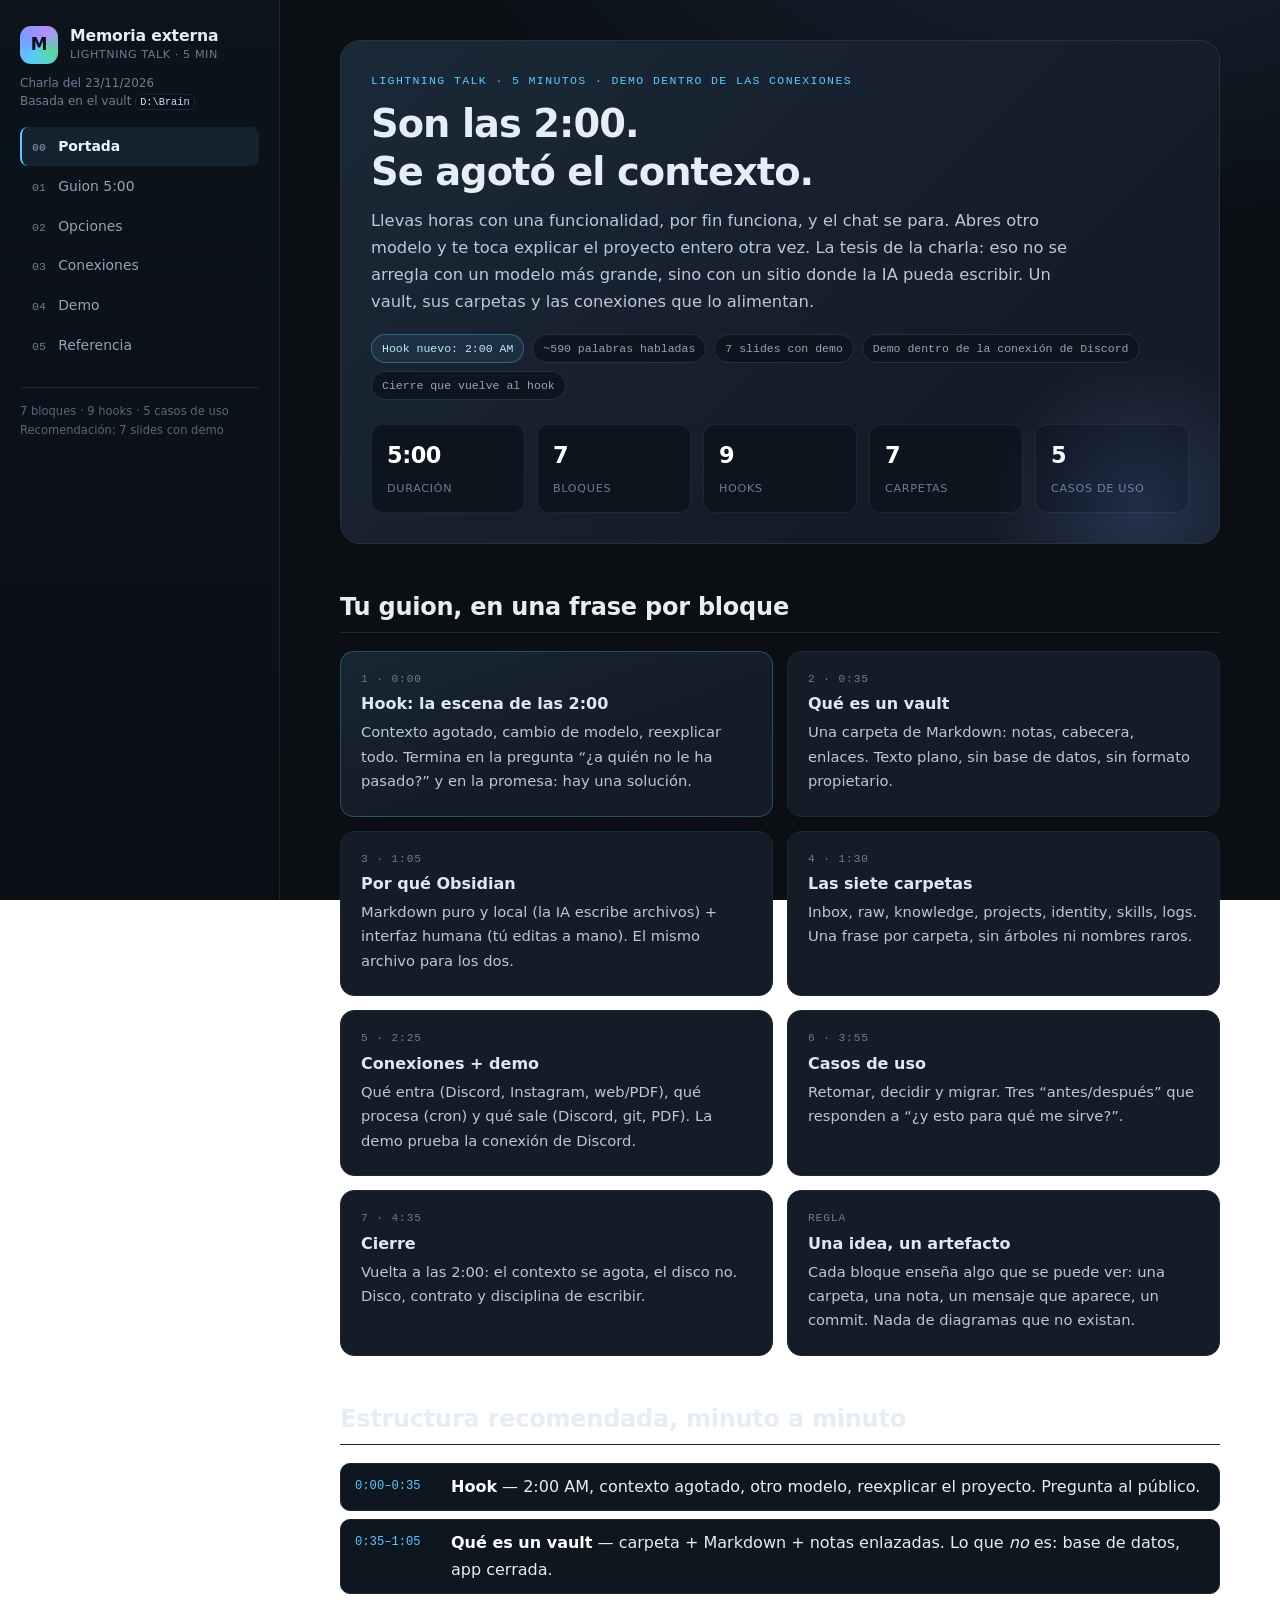
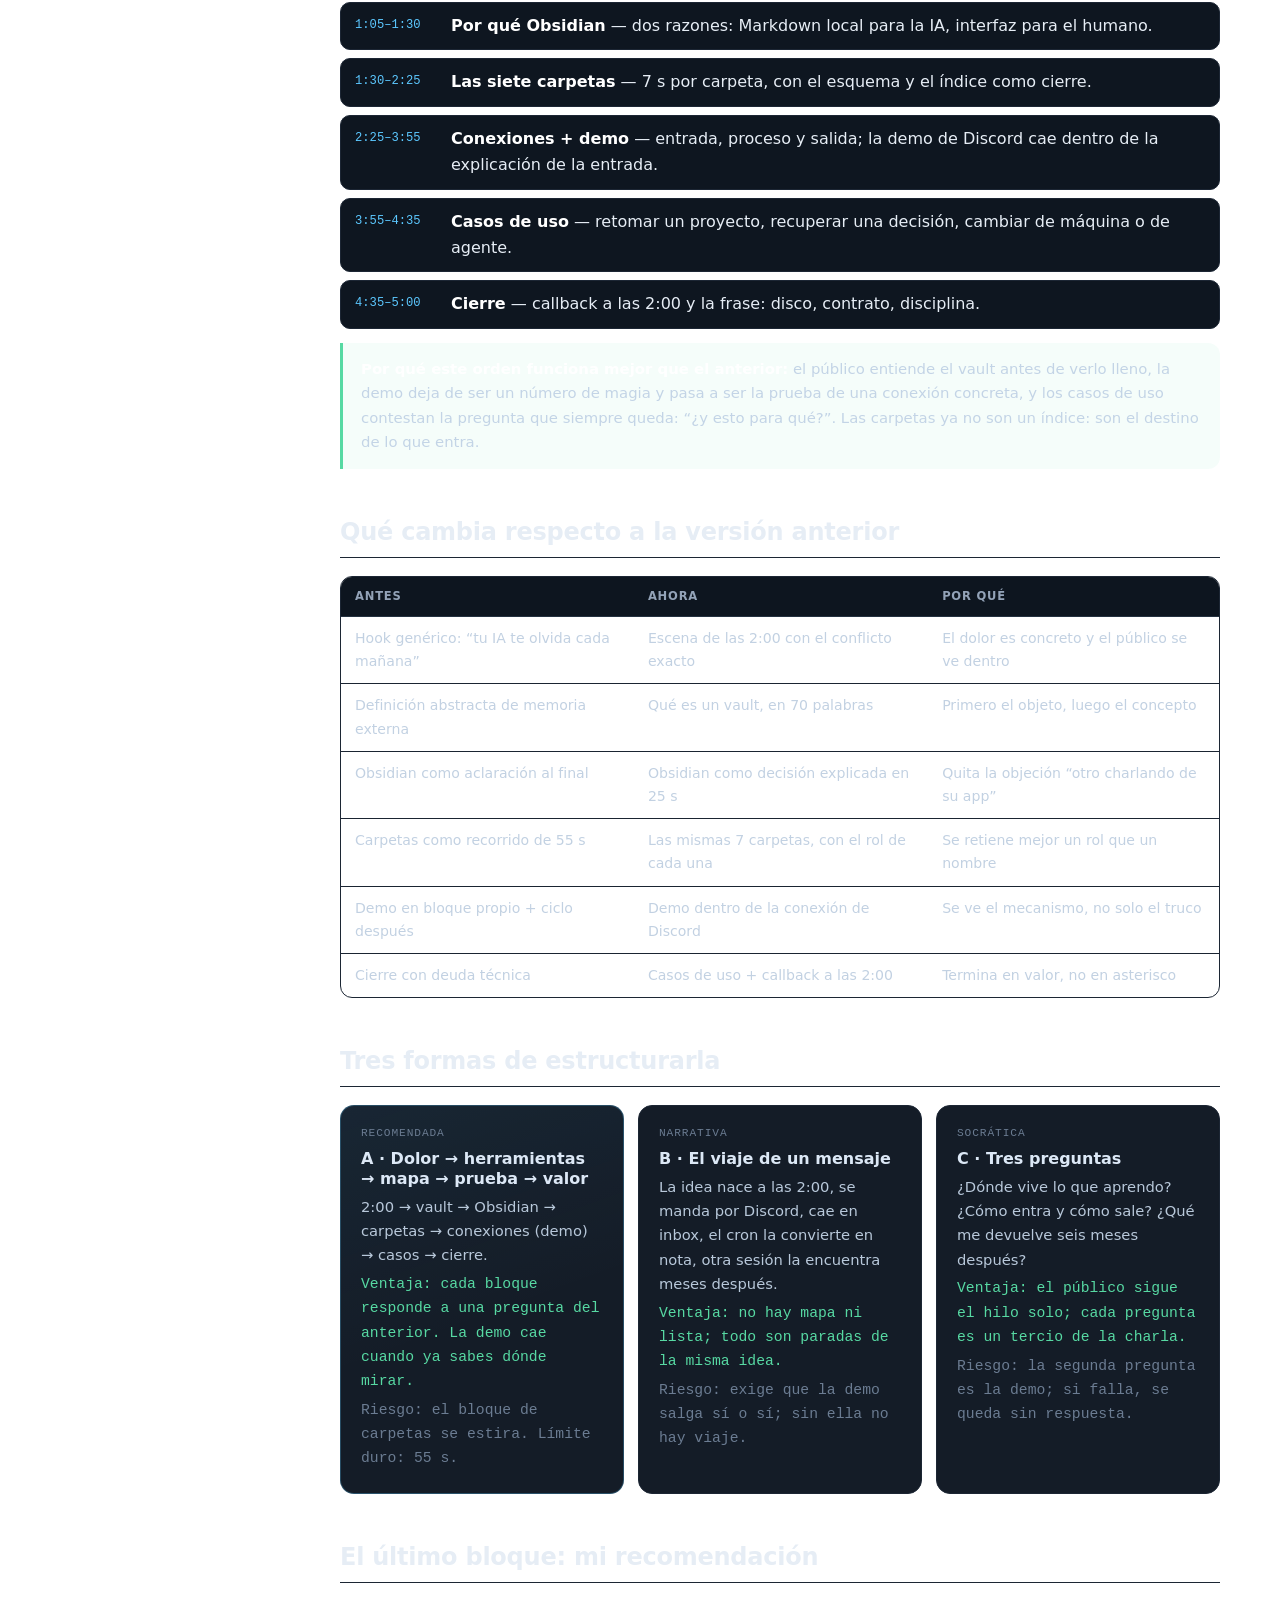
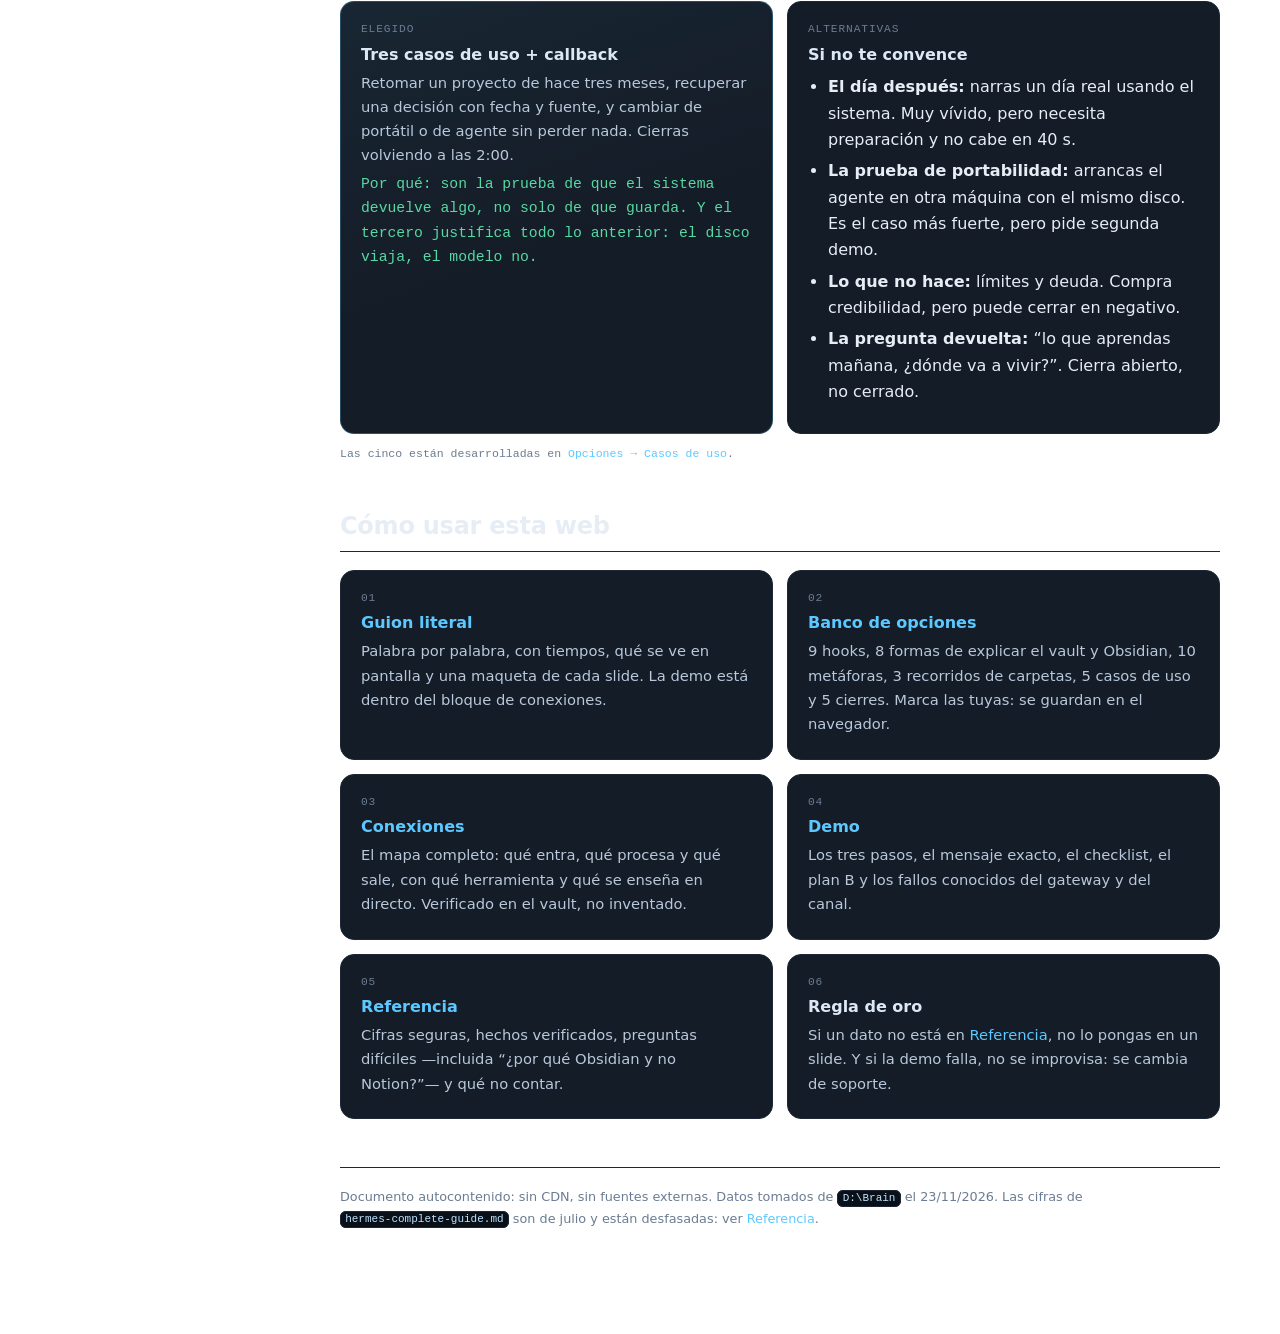
<file: charla-memoria-externa/index.html>
<!DOCTYPE html>
<html lang="es">
<head>
<meta charset="utf-8">
<meta name="viewport" content="width=device-width, initial-scale=1">
<title>Charla · Memoria externa para IA — Portada</title>
<link rel="stylesheet" href="assets/style.css">
</head>
<body>
<div id="progress"></div>
<div class="layout">
  <aside>
    <div class="brand">
      <div class="logo">M</div>
      <div><h1>Memoria externa</h1><small>Lightning talk · 5 min</small></div>
    </div>
    <p class="side-meta">Charla del 23/11/2026<br>Basada en el vault <code>D:\Brain</code></p>
    <nav>
      <a class="active" href="index.html"><span class="num">00</span>Portada</a>
      <a href="guion.html"><span class="num">01</span>Guion 5:00</a>
      <a href="opciones.html"><span class="num">02</span>Opciones</a>
      <a href="conexiones.html"><span class="num">03</span>Conexiones</a>
      <a href="demo.html"><span class="num">04</span>Demo</a>
      <a href="referencia.html"><span class="num">05</span>Referencia</a>
    </nav>
    <div class="side-foot">
      7 bloques · 9 hooks · 5 casos de uso<br>
      Recomendación: 7 slides con demo
    </div>
  </aside>

  <main>
    <section class="block">
      <div class="hero">
        <div class="kicker">Lightning talk · 5 minutos · demo dentro de las conexiones</div>
        <h2>Son las 2:00.<br>Se agotó el contexto.</h2>
        <p class="lead">Llevas horas con una funcionalidad, por fin funciona, y el chat se para. Abres otro modelo y te toca explicar el proyecto entero otra vez. La tesis de la charla: eso no se arregla con un modelo más grande, sino con un sitio donde la IA pueda escribir. Un vault, sus carpetas y las conexiones que lo alimentan.</p>
        <div class="pillrow">
          <span class="pill accent">Hook nuevo: 2:00 AM</span>
          <span class="pill">~590 palabras habladas</span>
          <span class="pill">7 slides con demo</span>
          <span class="pill">Demo dentro de la conexión de Discord</span>
          <span class="pill">Cierre que vuelve al hook</span>
        </div>
        <div class="metrics">
          <div class="metric"><b>5:00</b><span>duración</span></div>
          <div class="metric"><b>7</b><span>bloques</span></div>
          <div class="metric"><b>9</b><span>hooks</span></div>
          <div class="metric"><b>7</b><span>carpetas</span></div>
          <div class="metric"><b>5</b><span>casos de uso</span></div>
        </div>
      </div>
    </section>

    <section class="block">
      <div class="sec-head"><h2>Tu guion, en una frase por bloque</h2></div>
      <div class="grid g2">
        <div class="card hl"><span class="k">1 · 0:00</span>
          <h3>Hook: la escena de las 2:00</h3>
          <p>Contexto agotado, cambio de modelo, reexplicar todo. Termina en la pregunta “¿a quién no le ha pasado?” y en la promesa: hay una solución.</p></div>
        <div class="card"><span class="k">2 · 0:35</span>
          <h3>Qué es un vault</h3>
          <p>Una carpeta de Markdown: notas, cabecera, enlaces. Texto plano, sin base de datos, sin formato propietario.</p></div>
        <div class="card"><span class="k">3 · 1:05</span>
          <h3>Por qué Obsidian</h3>
          <p>Markdown puro y local (la IA escribe archivos) + interfaz humana (tú editas a mano). El mismo archivo para los dos.</p></div>
        <div class="card"><span class="k">4 · 1:30</span>
          <h3>Las siete carpetas</h3>
          <p>Inbox, raw, knowledge, projects, identity, skills, logs. Una frase por carpeta, sin árboles ni nombres raros.</p></div>
        <div class="card"><span class="k">5 · 2:25</span>
          <h3>Conexiones + demo</h3>
          <p>Qué entra (Discord, Instagram, web/PDF), qué procesa (cron) y qué sale (Discord, git, PDF). La demo prueba la conexión de Discord.</p></div>
        <div class="card"><span class="k">6 · 3:55</span>
          <h3>Casos de uso</h3>
          <p>Retomar, decidir y migrar. Tres “antes/después” que responden a “¿y esto para qué me sirve?”.</p></div>
        <div class="card"><span class="k">7 · 4:35</span>
          <h3>Cierre</h3>
          <p>Vuelta a las 2:00: el contexto se agota, el disco no. Disco, contrato y disciplina de escribir.</p></div>
        <div class="card"><span class="k">Regla</span>
          <h3>Una idea, un artefacto</h3>
          <p>Cada bloque enseña algo que se puede ver: una carpeta, una nota, un mensaje que aparece, un commit. Nada de diagramas que no existan.</p></div>
      </div>
    </section>

    <section class="block">
      <div class="sec-head"><h2>Estructura recomendada, minuto a minuto</h2></div>
      <div class="timeline">
        <div class="trow"><div class="t">0:00–0:35</div><div><strong>Hook</strong> — 2:00 AM, contexto agotado, otro modelo, reexplicar el proyecto. Pregunta al público.</div></div>
        <div class="trow"><div class="t">0:35–1:05</div><div><strong>Qué es un vault</strong> — carpeta + Markdown + notas enlazadas. Lo que <em>no</em> es: base de datos, app cerrada.</div></div>
        <div class="trow"><div class="t">1:05–1:30</div><div><strong>Por qué Obsidian</strong> — dos razones: Markdown local para la IA, interfaz para el humano.</div></div>
        <div class="trow"><div class="t">1:30–2:25</div><div><strong>Las siete carpetas</strong> — 7 s por carpeta, con el esquema y el índice como cierre.</div></div>
        <div class="trow"><div class="t">2:25–3:55</div><div><strong>Conexiones + demo</strong> — entrada, proceso y salida; la demo de Discord cae dentro de la explicación de la entrada.</div></div>
        <div class="trow"><div class="t">3:55–4:35</div><div><strong>Casos de uso</strong> — retomar un proyecto, recuperar una decisión, cambiar de máquina o de agente.</div></div>
        <div class="trow"><div class="t">4:35–5:00</div><div><strong>Cierre</strong> — callback a las 2:00 y la frase: disco, contrato, disciplina.</div></div>
      </div>
      <div class="callout good" style="margin-top:14px">
        <strong>Por qué este orden funciona mejor que el anterior:</strong> el público entiende el vault antes de verlo lleno, la demo deja de ser un número de magia y pasa a ser la prueba de una conexión concreta, y los casos de uso contestan la pregunta que siempre queda: “¿y esto para qué?”. Las carpetas ya no son un índice: son el destino de lo que entra.
      </div>
    </section>

    <section class="block">
      <div class="sec-head"><h2>Qué cambia respecto a la versión anterior</h2></div>
      <div class="tablewrap">
        <table>
          <thead><tr><th>Antes</th><th>Ahora</th><th>Por qué</th></tr></thead>
          <tbody>
            <tr><td>Hook genérico: “tu IA te olvida cada mañana”</td><td>Escena de las 2:00 con el conflicto exacto</td><td>El dolor es concreto y el público se ve dentro</td></tr>
            <tr><td>Definición abstracta de memoria externa</td><td>Qué es un vault, en 70 palabras</td><td>Primero el objeto, luego el concepto</td></tr>
            <tr><td>Obsidian como aclaración al final</td><td>Obsidian como decisión explicada en 25 s</td><td>Quita la objeción “otro charlando de su app”</td></tr>
            <tr><td>Carpetas como recorrido de 55 s</td><td>Las mismas 7 carpetas, con el rol de cada una</td><td>Se retiene mejor un rol que un nombre</td></tr>
            <tr><td>Demo en bloque propio + ciclo después</td><td>Demo dentro de la conexión de Discord</td><td>Se ve el mecanismo, no solo el truco</td></tr>
            <tr><td>Cierre con deuda técnica</td><td>Casos de uso + callback a las 2:00</td><td>Termina en valor, no en asterisco</td></tr>
          </tbody>
        </table>
      </div>
    </section>

    <section class="block">
      <div class="sec-head"><h2>Tres formas de estructurarla</h2></div>
      <div class="grid g3">
        <div class="card hl">
          <span class="k">Recomendada</span>
          <h3>A · Dolor → herramientas → mapa → prueba → valor</h3>
          <p>2:00 → vault → Obsidian → carpetas → conexiones (demo) → casos → cierre.</p>
          <p class="meta" style="color:var(--green)">Ventaja: cada bloque responde a una pregunta del anterior. La demo cae cuando ya sabes dónde mirar.</p>
          <p class="meta" style="color:var(--dim)">Riesgo: el bloque de carpetas se estira. Límite duro: 55 s.</p>
        </div>
        <div class="card">
          <span class="k">Narrativa</span>
          <h3>B · El viaje de un mensaje</h3>
          <p>La idea nace a las 2:00, se manda por Discord, cae en inbox, el cron la convierte en nota, otra sesión la encuentra meses después.</p>
          <p class="meta" style="color:var(--green)">Ventaja: no hay mapa ni lista; todo son paradas de la misma idea.</p>
          <p class="meta" style="color:var(--dim)">Riesgo: exige que la demo salga sí o sí; sin ella no hay viaje.</p>
        </div>
        <div class="card">
          <span class="k">Socrática</span>
          <h3>C · Tres preguntas</h3>
          <p>¿Dónde vive lo que aprendo? ¿Cómo entra y cómo sale? ¿Qué me devuelve seis meses después?</p>
          <p class="meta" style="color:var(--green)">Ventaja: el público sigue el hilo solo; cada pregunta es un tercio de la charla.</p>
          <p class="meta" style="color:var(--dim)">Riesgo: la segunda pregunta es la demo; si falla, se queda sin respuesta.</p>
        </div>
      </div>
    </section>

    <section class="block">
      <div class="sec-head"><h2>El último bloque: mi recomendación</h2></div>
      <div class="grid g2">
        <div class="card hl"><span class="k">Elegido</span>
          <h3>Tres casos de uso + callback</h3>
          <p>Retomar un proyecto de hace tres meses, recuperar una decisión con fecha y fuente, y cambiar de portátil o de agente sin perder nada. Cierras volviendo a las 2:00.</p>
          <p class="meta" style="color:var(--green)">Por qué: son la prueba de que el sistema devuelve algo, no solo de que guarda. Y el tercero justifica todo lo anterior: el disco viaja, el modelo no.</p>
        </div>
        <div class="card"><span class="k">Alternativas</span>
          <h3>Si no te convence</h3>
          <ul>
            <li><b>El día después:</b> narras un día real usando el sistema. Muy vívido, pero necesita preparación y no cabe en 40 s.</li>
            <li><b>La prueba de portabilidad:</b> arrancas el agente en otra máquina con el mismo disco. Es el caso más fuerte, pero pide segunda demo.</li>
            <li><b>Lo que no hace:</b> límites y deuda. Compra credibilidad, pero puede cerrar en negativo.</li>
            <li><b>La pregunta devuelta:</b> “lo que aprendas mañana, ¿dónde va a vivir?”. Cierra abierto, no cerrado.</li>
          </ul>
        </div>
      </div>
      <p class="meta" style="color:var(--dim);margin-top:10px">Las cinco están desarrolladas en <a href="opciones.html#casos">Opciones → Casos de uso</a>.</p>
    </section>

    <section class="block">
      <div class="sec-head"><h2>Cómo usar esta web</h2></div>
      <div class="grid g2">
        <div class="card"><span class="k">01</span><h3><a href="guion.html">Guion literal</a></h3>
          <p>Palabra por palabra, con tiempos, qué se ve en pantalla y una maqueta de cada slide. La demo está dentro del bloque de conexiones.</p></div>
        <div class="card"><span class="k">02</span><h3><a href="opciones.html">Banco de opciones</a></h3>
          <p>9 hooks, 8 formas de explicar el vault y Obsidian, 10 metáforas, 3 recorridos de carpetas, 5 casos de uso y 5 cierres. Marca las tuyas: se guardan en el navegador.</p></div>
        <div class="card"><span class="k">03</span><h3><a href="conexiones.html">Conexiones</a></h3>
          <p>El mapa completo: qué entra, qué procesa y qué sale, con qué herramienta y qué se enseña en directo. Verificado en el vault, no inventado.</p></div>
        <div class="card"><span class="k">04</span><h3><a href="demo.html">Demo</a></h3>
          <p>Los tres pasos, el mensaje exacto, el checklist, el plan B y los fallos conocidos del gateway y del canal.</p></div>
        <div class="card"><span class="k">05</span><h3><a href="referencia.html">Referencia</a></h3>
          <p>Cifras seguras, hechos verificados, preguntas difíciles —incluida “¿por qué Obsidian y no Notion?”— y qué no contar.</p></div>
        <div class="card"><span class="k">06</span><h3>Regla de oro</h3>
          <p>Si un dato no está en <a href="referencia.html">Referencia</a>, no lo pongas en un slide. Y si la demo falla, no se improvisa: se cambia de soporte.</p></div>
      </div>
    </section>

    <p class="footer">Documento autocontenido: sin CDN, sin fuentes externas. Datos tomados de <code>D:\Brain</code> el 23/11/2026. Las cifras de <code>hermes-complete-guide.md</code> son de julio y están desfasadas: ver <a href="referencia.html">Referencia</a>.</p>
  </main>
</div>
<script src="assets/app.js"></script>
</body>
</html>
</file>
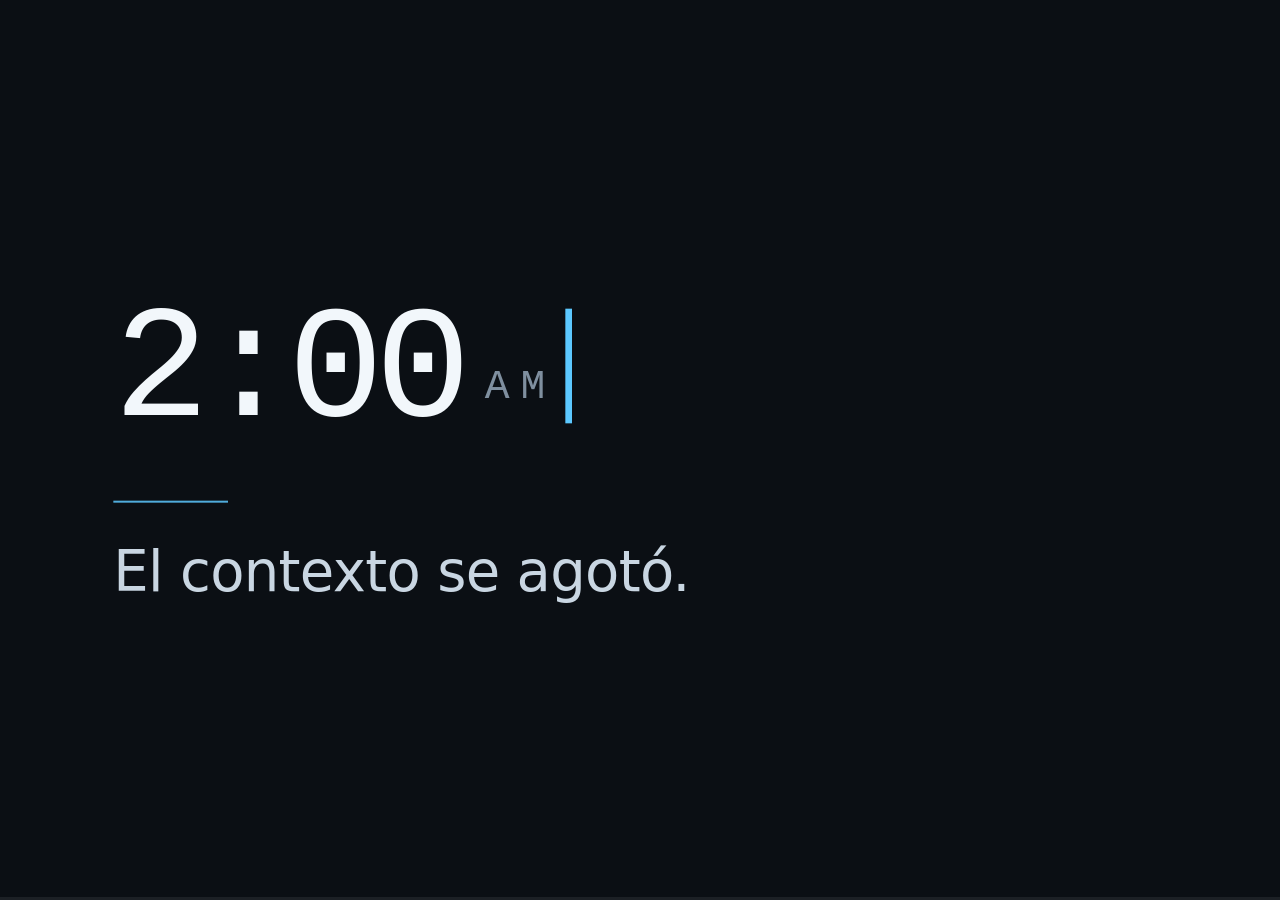
<file: charla-memoria-externa/slides/index.html>
<!doctype html>
<html lang="es">
<head>
<meta charset="utf-8" />
<meta name="viewport" content="width=device-width, initial-scale=1" />
<title>Memoria externa · 5 minutos</title>

<!-- Motor vendorizado: sin CDN, sin fuentes web -->
<link rel="stylesheet" href="../vendor/reveal/dist/reset.css" />
<link rel="stylesheet" href="../vendor/reveal/dist/reveal.css" />

<style>
  /* TEMA */
  :root {
    --bg: #0b0f14;
    --ink: #e8eef5;
    --ink-mid: #c9d6e2;
    --ink-dim: #7f8f9f;
    --accent: #5cc8ff;
    --line: #1e2a35;
    --mono: "Cascadia Code", Consolas, "Courier New", monospace;
    --sans: "Segoe UI", system-ui, -apple-system, sans-serif;
  }

  /* BASE */
  html, body, .reveal, .reveal-viewport, .reveal .slides { background: var(--bg); }
  .reveal { font-family: var(--sans); color: var(--ink); font-weight: 400; }
  .reveal .slides { text-align: left; }
  .reveal .slides section { height: 1080px; overflow: hidden; background: var(--bg); }
  .reveal .controls, .reveal .slide-number { display: none; }

  /* Barra de progreso: una sola, en todas las slides, avanzando con el recorrido */
  .reveal .progress { display: block; height: 3px; background: rgba(255,255,255,.07); color: var(--accent); }
  .reveal .progress span { opacity: .85; }

  .frame {
    position: absolute; inset: 0;
    padding: 110px 170px;
    display: flex; flex-direction: column;
    box-sizing: border-box;
  }

  /* ROLES TIPOGRÁFICOS: máquina (mono) · voz (300) · remate (800) */
  .mono { font-family: var(--mono); }
  .voz { font-weight: 300; letter-spacing: -.012em; }
  .remate { font-weight: 800; letter-spacing: -.04em; }

  .cursor {
    display: inline-block; background: var(--accent);
    animation: blink 1.06s linear infinite;
  }
  /* Dos estados explícitos: sin steps() ni media queries que puedan anularlo.
     Si el sistema tiene «reduced motion», el cursor debe parpadear igual. */
  @keyframes blink {
    0%, 49.99% { opacity: 1; }
    50%, 100% { opacity: 0; }
  }

  .ph {
    border: 2px dashed rgba(92,200,255,.28);
    display: flex; align-items: center; justify-content: center;
    font-family: var(--mono); font-size: 22px; letter-spacing: .2em;
    text-transform: uppercase; color: rgba(92,200,255,.45);
  }

  /* S1 · portada */
  .s1 { justify-content: center; }
  .clock { font-family: var(--mono); font-size: 240px; line-height: .9; letter-spacing: -.055em; color: #f2f7fb; margin: 0; }
  .clock .ampm { font-size: 62px; letter-spacing: .26em; color: var(--ink-dim); margin-left: 34px; vertical-align: 26px; }
  .clock .cursor { width: 10px; height: 172px; margin-left: 14px; vertical-align: -12px; }
  .s1 .rule { width: 172px; height: 3px; background: var(--accent); opacity: .85; margin: 84px 0 62px; }
  .s1 .lede { font-size: 84px; font-weight: 300; letter-spacing: -.012em; color: var(--ink-mid); margin: 0; }

  /* S2 · el muro (una grande + dos bandas, sin recortes) */
  .s2 { justify-content: center; gap: 56px; }
  .wall { display: grid; grid-template-columns: 1fr 1fr; grid-template-rows: 1fr 1fr; gap: 24px; height: 620px; }
  .wall img { width: 100%; height: 100%; object-fit: contain; object-position: center; border: 1px solid var(--line); display: block; background: #070a0e; }
  .wall img.big { grid-row: span 2; }
  .s2 .claim { font-size: 64px; font-weight: 300; letter-spacing: -.015em; margin: 0; color: var(--ink); }

  /* S3 · una carpeta */
  .s3 { justify-content: center; }
  .s3 .row { display: grid; grid-template-columns: 1.05fr .95fr; gap: 90px; align-items: center; }
  .s3 h2 { font-size: 80px; font-weight: 300; letter-spacing: -.02em; margin: 0; line-height: 1.14; }
  .s3 h2 .faint { color: var(--ink-dim); }
  .s3 .shot { height: 580px; width: auto; border: 1px solid var(--line); justify-self: center; display: block; }

  /* S4 · hermes.md */
  .s4 { justify-content: center; }
  .file-head { display: flex; align-items: center; gap: 20px; margin-bottom: 40px; font-family: var(--mono); font-size: 26px; color: var(--ink-dim); letter-spacing: .06em; }
  .file-head i { width: 12px; height: 12px; border: 1px solid var(--line); border-radius: 50%; display: inline-block; }
  .code { font-family: var(--mono); font-size: 40px; line-height: 1.5; margin: 0; }
  .code .ln { display: block; width: max-content; max-width: 100%; padding: 12px 30px 12px 40px; color: #7f909f; }
  .code .ln.hi { color: #eef5fb; background: rgba(92,200,255,.08); box-shadow: inset 3px 0 0 var(--accent); }
  .code .ln .arrow { color: var(--accent); }
  .code .ln .n { display: inline-block; width: 74px; text-align: right; margin-right: 26px; color: #3f4d5a; }
  .code .ln.gap { color: #35424e; }
  .file-head .count { margin-left: auto; color: #4a5a68; letter-spacing: 0; }

  /* S5 · la estructura entera: la ruta de búsqueda arriba, el resto atenuado abajo */
  .s5 { justify-content: center; }
  .map { display: flex; flex-direction: column; }
  .row5 { display: flex; flex-direction: column; gap: 2px; padding: 8px 0; }
  .row5 .k { font-family: var(--mono); font-size: 58px; line-height: 1.12; letter-spacing: -.025em; color: var(--ink); }
  .row5 .d { font-size: 25px; font-weight: 300; color: var(--ink-dim); }
  /* Las carpetas de las que no hablamos: mismo tamaño, sin flecha y bien apagadas */
  .row5.muted .k { color: #64757f; }
  .row5.muted .d { color: #44515c; }

  /* S6 · schema: la frase manda, el archivo va detrás como prueba */
  .s6 { justify-content: center; gap: 30px; }
  .s6 .format { font-size: 104px; font-weight: 300; letter-spacing: -.032em; line-height: 1.06; color: #f2f7fb; margin: 0 0 14px; }
  .s6 .format .dim { color: var(--ink-dim); }
  .s6 .code { font-size: 30px; }

  /* S7 · vault vs obsidian */
  .s7 { justify-content: center; }
  .row7 { display: grid; grid-template-columns: 320px 1fr; align-items: baseline; gap: 50px; padding: 54px 0; border-top: 1px solid var(--line); }
  .row7:last-child { border-bottom: 1px solid var(--line); }
  .row7 .k { font-family: var(--mono); font-size: 50px; color: var(--accent); letter-spacing: .04em; }
  .row7 .v { font-size: 84px; font-weight: 300; letter-spacing: -.02em; color: var(--ink); }

  /* S8 · grafo */
  /* S8 · el grafo llena el 16:9: el gris del panel de Obsidian es el fondo de la slide,
     la captura va a altura completa y no se recorta ni un píxel */
  .s8 { padding: 0; background: #1c1c1c; }
  .s8 img { position: absolute; inset: 0; width: 100%; height: 100%; object-fit: contain; display: block; }

  /* S9 · la pregunta */
  .s9 { justify-content: center; }
  .prompt { font-family: var(--mono); font-size: 78px; letter-spacing: -.02em; color: #f2f7fb; margin: 0; }
  .prompt .cursor { width: 8px; height: 62px; margin-left: 12px; vertical-align: -6px; }

  /* S11 · rescate */
  .s11 { justify-content: center; }
  .s11 .a { font-size: 76px; font-weight: 300; letter-spacing: -.015em; color: var(--ink-dim); margin: 0 0 14px; }
  .s11 .b { font-size: 76px; font-weight: 300; letter-spacing: -.015em; color: #f2f7fb; margin: 0; }

  /* S12 · cuatro piezas */
  .s12 { padding: 130px 150px; }
  .grid12 { position: relative; width: 100%; height: 100%; display: grid; grid-template-columns: 1fr 1fr 1fr; grid-template-rows: 1fr 1fr 1fr; }
  .links { position: absolute; inset: 0; width: 100%; height: 100%; stroke: var(--line); stroke-width: 1.5; }
  /* position + z-index: sin esto el SVG absoluto se pinta ENCIMA de los nodos */
  .node { position: relative; z-index: 1; background: var(--bg); border: 1px solid var(--line); display: flex; align-items: center; justify-content: center; font-size: 54px; font-weight: 300; color: #dbe6f0; }
  .links { z-index: 0; }
  .node.n1 { grid-area: 1 / 1; } .node.n2 { grid-area: 1 / 3; }
  .node.n3 { grid-area: 3 / 1; } .node.n4 { grid-area: 3 / 3; }
  .hub { position: absolute; left: 50%; top: 50%; transform: translate(-50%, -50%); background: var(--bg); border: 1px solid rgba(92,200,255,.6); color: var(--accent); font-family: var(--mono); font-size: 42px; letter-spacing: .26em; text-indent: .26em; padding: 44px 64px; white-space: nowrap; }

  /* S13 · lo que hay dentro: los casos primero, la cifra al pie */
  .s13 { justify-content: center; }
  .s13 .eyebrow { font-family: var(--mono); font-size: 26px; letter-spacing: .2em; text-transform: uppercase; color: var(--ink-dim); margin: 0 0 34px; }
  .things { list-style: none; margin: 0; padding: 0; display: flex; flex-direction: column; gap: 8px; }
  .things li { font-size: 58px; font-weight: 300; letter-spacing: -.02em; line-height: 1.24; color: var(--ink-dim); }
  .things li b { font-weight: 300; color: #f2f7fb; }
  .receipts { font-family: var(--mono); font-size: 30px; letter-spacing: .01em; color: var(--ink-dim); margin: 46px 0 0; }
  .receipts .num { color: var(--accent); font-variant-numeric: tabular-nums; }

  /* S14 · cierre */
  .s14 { justify-content: center; }
  .s14 .above { font-size: 96px; font-weight: 300; letter-spacing: -.015em; color: var(--ink-dim); margin: 0 0 56px; }
  .s14 .full { font-size: 146px; font-weight: 800; letter-spacing: -.04em; color: #f2f7fb; margin: 0; line-height: 1.12; }
  .s14 .dot { color: var(--accent); }

  /* NOTAS: no se ven al proyectar */
  .reveal aside.notes { font-family: var(--sans); font-size: 20px; line-height: 1.55; }
</style>
</head>
<body>
<div class="reveal">
  <div class="slides">

    <!-- ================= S1 · HOOK ================= -->
    <section>
      <div class="frame s1">
        <h1 class="clock">2:00<span class="ampm">AM</span><span class="cursor"></span></h1>
        <div class="rule"></div>
        <p class="lede">El contexto se agotó.</p>
      </div>
      <aside class="notes">
        Son las 2 de la mañana, llevas 3 horas trabajando, le preguntas algo a tu modelo, pero te responde
        con que has alcanzado el límite, te vas a otro modelo, pero, ahora tienes que explicarle otra vez
        todo tu proyecto y en lo que estabas trabajando, escribiéndole el mismo contexto que ya le habías
        dicho al otro hace unas horas.

        El problema no es el modelo. El problema es que no se acuerda de nada. Y no se acuerda porque no
        tiene dónde.

        — Cero prisa en la primera frase: deja que se lea la hora.
      </aside>
    </section>

    <!-- ================= S2 · EL MURO ================= -->
    <section>
      <div class="frame s2">
        <div class="wall">
          <img class="big" src="../../recursos/limite_claude.jpg" alt="Límite alcanzado en Claude" />
          <img src="../../recursos/limite_codex.png" alt="Límite alcanzado en Codex" />
          <img src="../../recursos/limite_opencode.webp" alt="Límite alcanzado en OpenCode" />
        </div>
        <p class="claim">todos tienen un límite</p>
      </div>
      <aside class="notes">
        ¿A quién no le ha pasado? Este muro lo hemos visto todos: Claude, Codex, OpenCode. Y Copilot,
        y ChatGPT, y el que venga. Todos tienen un límite.

        Coña opcional, sin slide: «como somos pobres no tenemos más límites». Si el ambiente no está
        para bromas, se salta sin más: la frase de arriba ya sostiene la slide.

        — ANTES de proyectar: comprobar que en los tres recortes no se ve ningún correo ni avatar.
      </aside>
    </section>

    <!-- ================= S3 · UNA CARPETA ================= -->
    <section>
      <div class="frame s3">
        <div class="row">
          <h2>una carpeta.<br /><span class="faint">nada especial.</span></h2>
          <img class="shot" src="../../recursos/vault-raiz.png" alt="La raíz del vault en el explorador de Windows" />
        </div>
      </div>
      <aside class="notes">
        Esto de aquí es una carpeta, con archivos de texto .md, nada especial.

        Lo que convierte todo esto en memoria son las reglas que le damos a los agentes para que usen
        estos archivos antes de trabajar.

        — Captura del explorador en la raíz del vault, con el panel de carpetas visible. Abajo hay siete carpetas
          con prefijo numérico: el ojo las cuenta antes de que las expliques.
      </aside>
    </section>

    <!-- ================= S4 · HERMES.MD ================= -->
    <section>
      <div class="frame s4">
        <div class="file-head"><i></i> 03-identity/hermes.md <span class="count">⋯ 56 líneas · 7 secciones</span></div>
        <div class="code">
          <span class="ln"><span class="n">1</span># Hermes System</span>
          <span class="ln gap"><span class="n">⋯</span></span>
          <span class="ln hi"><span class="n">7</span>- El vault es la fuente de verdad</span>
          <span class="ln gap"><span class="n">⋯</span></span>
          <span class="ln hi"><span class="n">33</span>- Guarda aprendizajes en:</span>
          <span class="ln hi"><span class="n">34</span>  - /03-identity/user.md</span>
          <span class="ln"><span class="n">37</span>## Estilo de respuesta</span>
        </div>
      </div>
      <aside class="notes">
        En mi caso se llama hermes.md porque es el harness que utilizo, pero se puede incluir en AGENTS.md
        o en cualquier otro archivo siempre y cuando lo enrutéis al modelo.

        En este hermes.md tiene estipulado que lo que hay en el vault es una fuente de la verdad, y tiene
        definido un orden de búsqueda por prioridades: accede primero a identidad, luego a proyectos y por
        último a conocimiento.
      </aside>
    </section>

    <!-- ================= S5 · ORDEN ================= -->
    <section>
      <div class="frame s5">
        <div class="map">
          <div class="row5 muted">
            <span class="k">00-inbox</span>
            <span class="d">ideas sin clasificar</span>
          </div>
          <div class="row5 muted">
            <span class="k">00-raw</span>
            <span class="d">fuentes originales, inmutables</span>
          </div>
          <div class="row5">
            <span class="k">01-knowledge</span>
            <span class="d">conceptos y entidades</span>
          </div>
          <div class="row5">
            <span class="k">02-projects</span>
            <span class="d">trabajo activo</span>
          </div>
          <div class="row5">
            <span class="k">03-identity</span>
            <span class="d">perfil y preferencias</span>
          </div>
          <div class="row5 muted">
            <span class="k">04-skills</span>
            <span class="d">procesos que uso</span>
          </div>
          <div class="row5 muted">
            <span class="k">05-logs</span>
            <span class="d">una entrada por sesión</span>
          </div>
        </div>
      </div>
      <aside class="notes">
        Ese orden es lo que hace que no tenga que explicarle quién soy, cómo responderme, ni pegarle el
        contexto exacto del proyecto en el que esté trabajando. Está escrito y lo lee.

        — Si alguien pregunta cómo se enruta: va en el archivo de identidad que el agente carga al
          arrancar; en otros agentes es AGENTS.md.
        — Dato: el archivo lista CUATRO prioridades (la cuarta es /00-inbox). El guion dice tres; si
          quieres ser exacto, añade la bandeja de entrada al decirlo.
        — La slide enseña el vault entero en orden numérico, sin flechas: es la estructura, no un
          diagrama. El ORDEN DE BÚSQUEDA lo dices tú en voz alta: identity, projects, knowledge y por
          último inbox. Si no lo dices, la slide no lo cuenta.
        — En blanco solo las TRES que comentas: identity, projects y knowledge. Las cuatro atenuadas
          (00-inbox, 00-raw, 04-skills, 05-logs) son las que no mencionas; están ahí para que, si
          alguien duda, pregunte en vez de suponer que el vault tiene tres carpetas.
        — 00-inbox es la cuarta prioridad en hermes.md pero no la dices: si la mencionas, quítale el
          atenuado a esa fila y añádela a la frase.
      </aside>
    </section>

    <!-- ================= S6 · SCHEMA ================= -->
    <section>
      <div class="frame s6">
        <p class="format"><span class="dim">sin formato,</span><br />esto es un cajón desastre</p>
        <div class="file-head"><i></i> SCHEMA.md <span class="count">⋯ 74 líneas · 6 secciones</span></div>
        <div class="code">
          <span class="ln hi"><span class="n">36</span>title: Título</span>
          <span class="ln hi"><span class="n">39</span>type: concept | entity | comparison | project | log | raw | identity</span>
          <span class="ln"><span class="n">40</span>tags: [tag1, tag2]</span>
          <span class="ln gap"><span class="n">⋯</span></span>
          <span class="ln hi"><span class="n">63</span>Mínimo 2 [[wikilinks]] por nota</span>
          <span class="ln"><span class="n">65</span>00-raw/ es inmutable</span>
        </div>
      </div>
      <aside class="notes">
        También hay un SCHEMA.md en el que se definen las reglas de cómo se deben tomar las notas, su
        formato. Sin esto el sistema crecería sin criterio: sería un cajón desastre, no una memoria
        organizada.

        — Es un extracto de 74 líneas: además del frontmatter define la estructura de carpetas, la
          taxonomía de tags y las convenciones. No es solo el encabezado.
        — La frase es ahora el titular de la slide y el archivo es la prueba que va debajo. Si alguien
          lee la frase y no el código, la slide ya ha hecho su trabajo.
      </aside>
    </section>

    <!-- ================= S7 · VAULT VS OBSIDIAN ================= -->
    <section>
      <div class="frame s7">
        <div class="row7"><span class="k">VAULT</span><span class="v">los archivos</span></div>
        <div class="row7"><span class="k">OBSIDIAN</span><span class="v">la ventana</span></div>
      </div>
      <aside class="notes">
        Hay que diferenciar 2 cosas: el vault y Obsidian. El vault es la carpeta, los archivos, la
        información. Obsidian simplemente se usa como un visor, una interfaz sencilla para ver notas de
        forma gráfica a través del grafo o crear y editar las existentes. Nada más.

        Se podría usar Visual Studio o Notepad: cualquier cosa que abra un .md sirve para lo mismo. Pero
        Obsidian tiene sus ventajas, como poder ver grafos, y añadir otras utilidades en forma de
        extensiones.

        — 20 segundos, no más: esto es una objeción que se adelanta, no un bloque.
      </aside>
    </section>

    <!-- ================= S8 · EL GRAFO ================= -->
    <section>
      <div class="frame s8">
        <img src="../../recursos/vault-grafo.png" alt="El grafo del vault en Obsidian" />
      </div>
      <aside class="notes">
        Cuatro segundos. Ni una palabra encima. Es la prueba visual de que esto tiene estructura y no es
        un cajón.

        — Captura del grafo a pantalla completa. Ni pie de foto ni títulos de slide: solo el grafo.
      </aside>
    </section>

    <!-- ================= S9 · LA PREGUNTA ================= -->
    <section>
      <div class="frame s9">
        <p class="prompt">¿qué fue del scraper de Moodle?<span class="cursor"></span></p>
      </div>
      <aside class="notes">
        Pero ¿cómo se usa todo esto? Vamos con algo más práctico. Tengo en Discord un bot conectado con
        Hermes: él lee el vault y responde. Vamos a preguntarle algo sencillo. Hace tiempo hice un scraper
        de Moodle y no sé del todo qué fue de él.

        — El chiste de los 2 € va AQUÍ, antes de pulsar enviar: «esta charla me ha costado 2 euros».
          Versión neutra: «los mejores dos euros del mes». Nunca durante la espera.
        — Al enviar: NO cambiar de slide. Si tarda, se comenta lo que se está viendo.
        — Si falla: pasar a la grabación de 30 s y, si hace falta, a S11. Nunca depurar en directo.
      </aside>
    </section>

    <!-- ================= S11 · RESCATE (oculta) ================= -->
    <section data-visibility="hidden">
      <div class="frame s11">
        <p class="a">El modelo no recordaba nada.</p>
        <p class="b">El disco sí.</p>
      </div>
      <aside class="notes">
        Solo si la demo falla. Se dice la frase, se pasa a la grabación y se sigue con la parte 5 sin
        volver a mencionar el fallo.

        — No se recorre en el orden normal: es una slide de emergencia.
      </aside>
    </section>

    <!-- ================= S12 · CUATRO PIEZAS ================= -->
    <section>
      <div class="frame s12">
        <div class="grid12">
          <svg class="links" viewBox="0 0 100 100" preserveAspectRatio="none" aria-hidden="true">
            <line x1="16.6" y1="16.6" x2="50" y2="50" vector-effect="non-scaling-stroke" />
            <line x1="83.3" y1="16.6" x2="50" y2="50" vector-effect="non-scaling-stroke" />
            <line x1="16.6" y1="83.3" x2="50" y2="50" vector-effect="non-scaling-stroke" />
            <line x1="83.3" y1="83.3" x2="50" y2="50" vector-effect="non-scaling-stroke" />
          </svg>
          <div class="node n1">un agente</div>
          <div class="node n2">una carpeta</div>
          <div class="node n3">un visor</div>
          <div class="node n4">un canal</div>
          <div class="hub fragment">REGLAS</div>
        </div>
      </div>
      <aside class="notes">
        Esto no es una herramienta, es una combinación de 4 piezas: un agente, una carpeta, un visor y un
        canal de comunicación.

        (CLIC: aparece REGLAS) Y las reglas, que es lo que las une. En cada casilla se puede poner otra
        cosa y el sistema sigue funcionando: puedes cambiar el vault por otro y te responderá de otra
        forma totalmente diferente; se puede hasta hacer un vault por proyecto para tenerlo todo separado.

        — Si se dice «cambia cualquier casilla» sin nombrar las reglas, la slide contradice la parte 2.
      </aside>
    </section>

    <!-- ================= S13 · LO QUE HAY DENTRO ================= -->
    <section>
      <div class="frame s13">
        <p class="eyebrow">un año y medio de esto</p>
        <ul class="things">
          <li>el servidor de <b>Minecraft</b></li>
          <li>las <b>playlists</b> de Spotify, analizadas</li>
          <li>el <b>scraper</b> de Moodle, de hace 6 meses</li>
          <li>el <b>temario</b> de clase</li>
          <li>los <b>proyectos</b> personales</li>
        </ul>
        <p class="receipts">casi <span class="num">7.000</span> notas · 7.459 fuentes · 430 commits</p>
      </div>
      <aside class="notes">
        Lo llevo usando durante el último año y medio. Y dentro hay de todo: cómo está montado mi servidor
        de Minecraft, las playlists de Spotify ya analizadas, el scraper de Moodle que hice hace 6 meses,
        el temario de clase, proyectos personales. Se acuerda de todo.

        Casi siete mil notas. Eso no lo escribo yo: lo escribe el cron.

        Y ojo con la frase fácil: todo eso está en local; el modelo solo ve lo que lee. Sabe más de mí
        que yo, sí, pero porque lo tengo escrito, no porque me espíe.

        — La lista está EN pantalla: se recorre con la mano, no se lee entera. Di tres casos y sigue;
          el resto lo lee quien quiera.
        — El número se dice UNA vez, en voz alta. Si no se dice, la línea de abajo es decorado.
        — Si se quiere precisión al milímetro: leer el índice del vault esa misma mañana. El cron no para.
      </aside>
    </section>

    <!-- ================= S14 · CIERRE ================= -->
    <section>
      <div class="frame s14">
        <p class="above">El contexto se agota.</p>
        <p class="full">El disco no<span class="dot">.</span></p>
      </div>
      <aside class="notes">
        Ahora son las 2 de la mañana y sé que el problema no es el modelo: era que no se acordaba.

        El contexto se agota, el disco no.

        — Silencio después. Nada de «¿preguntas?», nada de slide de gracias.
      </aside>
    </section>

  </div>
</div>

<script src="../vendor/reveal/dist/reveal.js"></script>
<script src="../vendor/reveal/dist/plugin/notes.js"></script>
<script>
  Reveal.initialize({
    width: 1920, height: 1080, margin: 0, center: false,
    controls: false, progress: true, hash: true, slideNumber: false,
    transition: 'fade', transitionSpeed: 'fast',
    pdfSeparateFragments: false,
    plugins: [ RevealNotes ],
  });
</script>
</body>
</html>
</file>
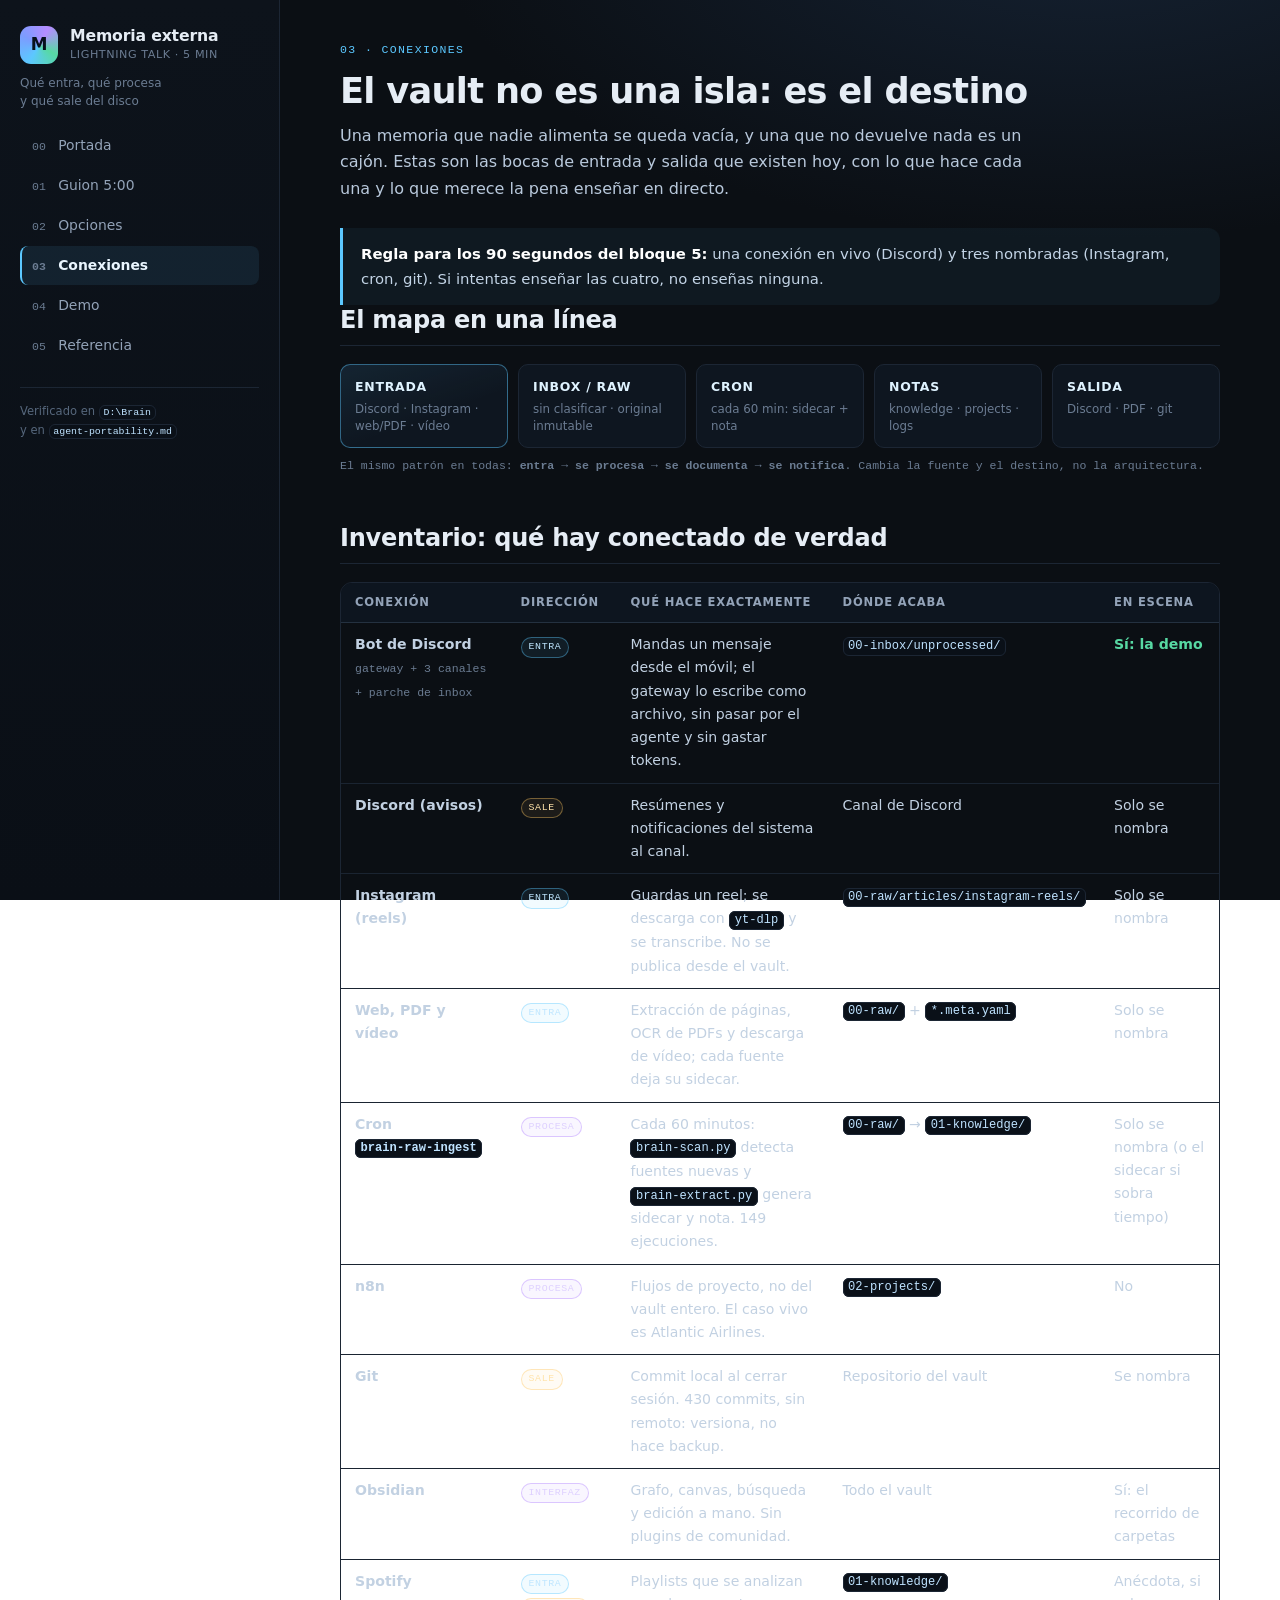
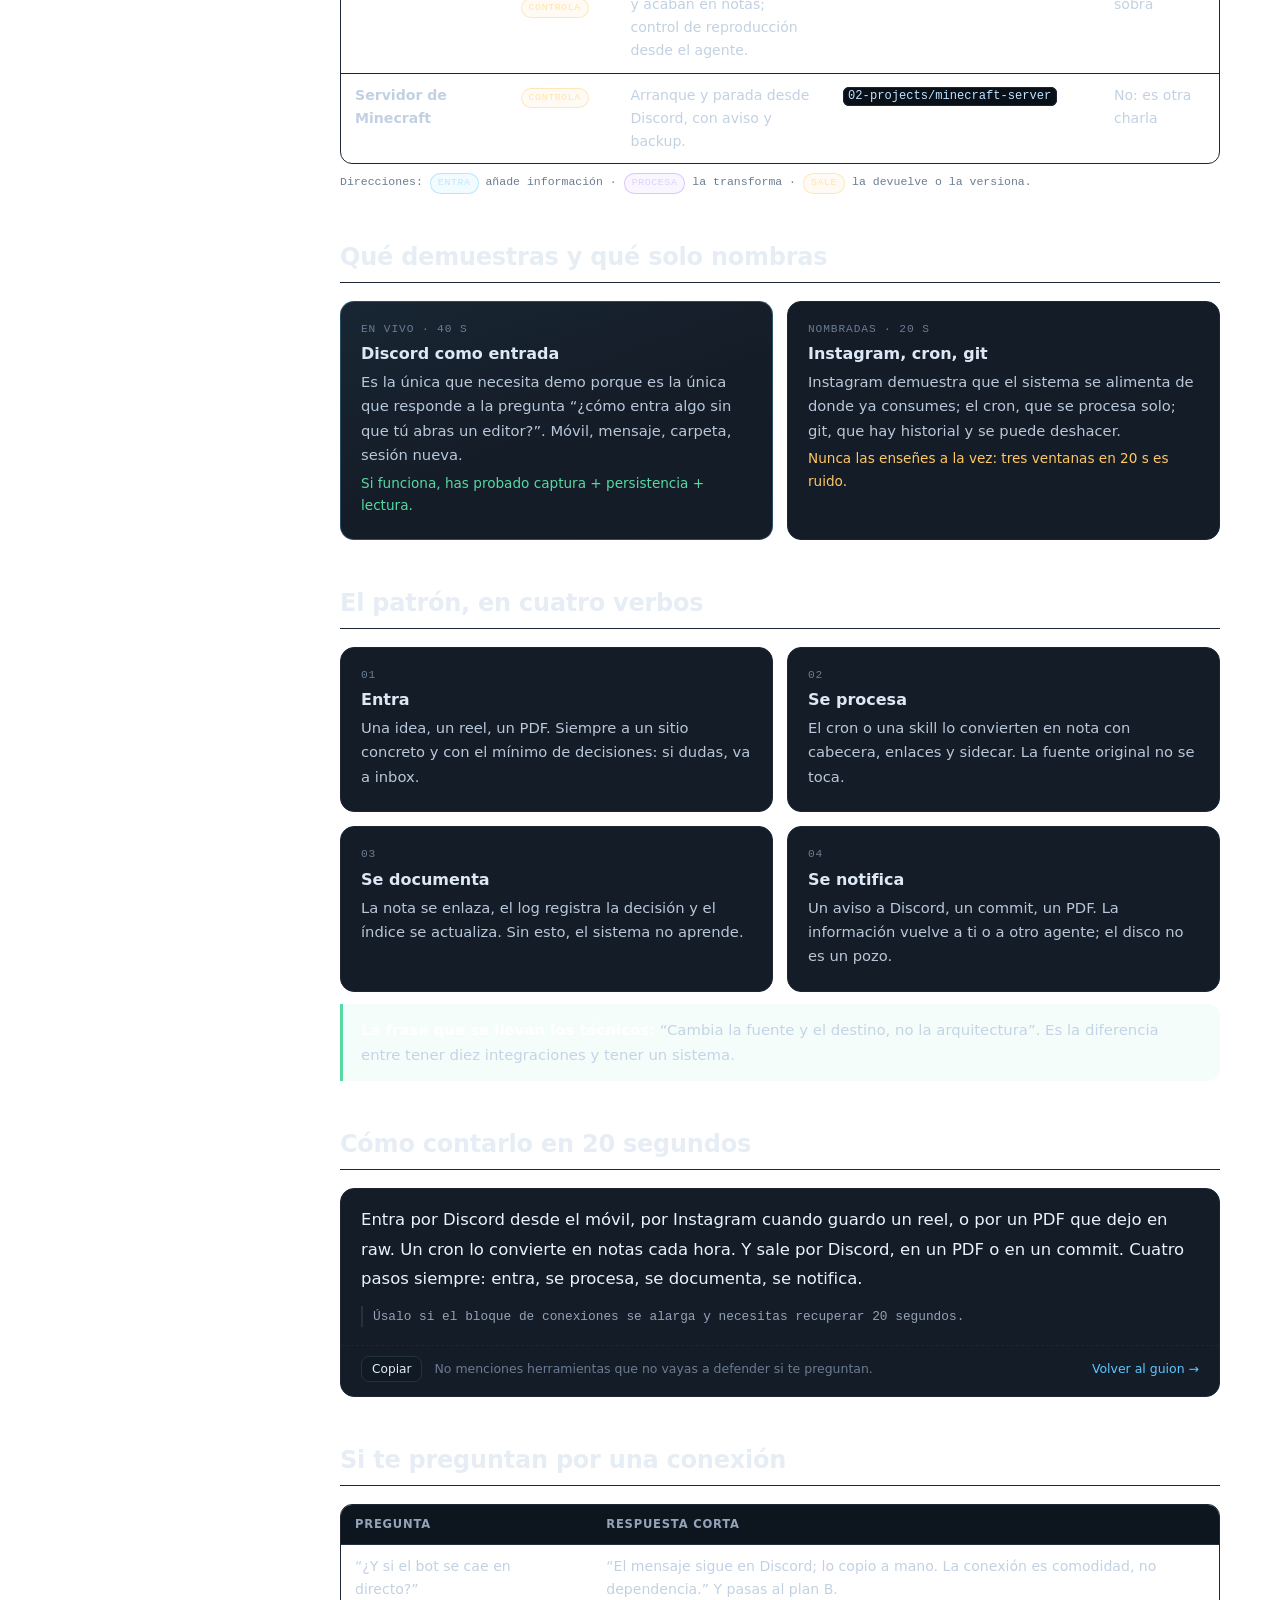
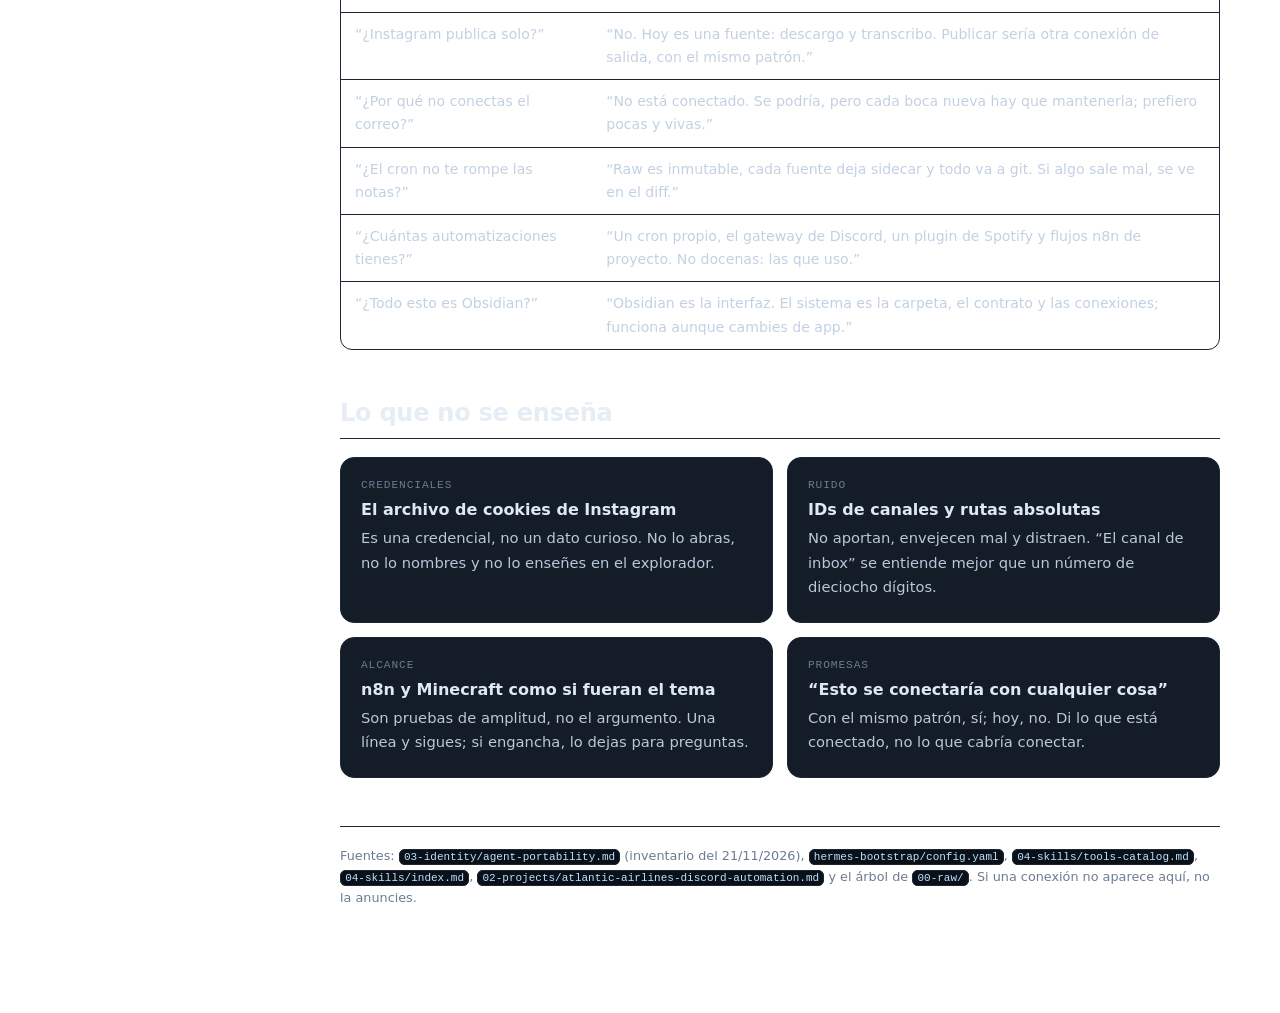
<file: charla-memoria-externa/conexiones.html>
<!DOCTYPE html>
<html lang="es">
<head>
<meta charset="utf-8">
<meta name="viewport" content="width=device-width, initial-scale=1">
<title>Charla · Conexiones del vault</title>
<link rel="stylesheet" href="assets/style.css">
</head>
<body>
<div id="progress"></div>
<div class="layout">
  <aside>
    <div class="brand">
      <div class="logo">M</div>
      <div><h1>Memoria externa</h1><small>Lightning talk · 5 min</small></div>
    </div>
    <p class="side-meta">Qué entra, qué procesa<br>y qué sale del disco</p>
    <nav>
      <a href="index.html"><span class="num">00</span>Portada</a>
      <a href="guion.html"><span class="num">01</span>Guion 5:00</a>
      <a href="opciones.html"><span class="num">02</span>Opciones</a>
      <a class="active" href="conexiones.html"><span class="num">03</span>Conexiones</a>
      <a href="demo.html"><span class="num">04</span>Demo</a>
      <a href="referencia.html"><span class="num">05</span>Referencia</a>
    </nav>
    <div class="side-foot">
      Verificado en <code>D:\Brain</code><br>
      y en <code>agent-portability.md</code>
    </div>
  </aside>

  <main>
    <header class="page">
      <div class="kicker">03 · Conexiones</div>
      <h2>El vault no es una isla: es el destino</h2>
      <p class="lead">Una memoria que nadie alimenta se queda vacía, y una que no devuelve nada es un cajón. Estas son las bocas de entrada y salida que existen hoy, con lo que hace cada una y lo que merece la pena enseñar en directo.</p>
    </header>

    <div class="callout">
      <strong>Regla para los 90 segundos del bloque 5:</strong> una conexión en vivo (Discord) y tres nombradas (Instagram, cron, git). Si intentas enseñar las cuatro, no enseñas ninguna.
    </div>

    <section class="block" id="mapa">
      <div class="sec-head"><h2>El mapa en una línea</h2></div>
      <div class="flow">
        <div class="flow-row">
          <div class="node hl"><b>ENTRADA</b><span>Discord · Instagram · web/PDF · vídeo</span></div>
          <div class="node"><b>INBOX / RAW</b><span>sin clasificar · original inmutable</span></div>
          <div class="node"><b>CRON</b><span>cada 60 min: sidecar + nota</span></div>
          <div class="node"><b>NOTAS</b><span>knowledge · projects · logs</span></div>
          <div class="node"><b>SALIDA</b><span>Discord · PDF · git</span></div>
        </div>
      </div>
      <p class="meta" style="color:var(--dim)">El mismo patrón en todas: <b>entra → se procesa → se documenta → se notifica</b>. Cambia la fuente y el destino, no la arquitectura.</p>
    </section>

    <section class="block" id="tabla">
      <div class="sec-head"><h2>Inventario: qué hay conectado de verdad</h2></div>
      <div class="tablewrap">
        <table>
          <thead><tr><th>Conexión</th><th>Dirección</th><th>Qué hace exactamente</th><th>Dónde acaba</th><th>En escena</th></tr></thead>
          <tbody>
            <tr>
              <td><b>Bot de Discord</b><br><span class="meta">gateway + 3 canales + parche de inbox</span></td>
              <td><span class="io in">entra</span></td>
              <td>Mandas un mensaje desde el móvil; el gateway lo escribe como archivo, sin pasar por el agente y sin gastar tokens.</td>
              <td><code>00-inbox/unprocessed/</code></td>
              <td><b style="color:var(--green)">Sí: la demo</b></td>
            </tr>
            <tr>
              <td><b>Discord (avisos)</b></td>
              <td><span class="io out">sale</span></td>
              <td>Resúmenes y notificaciones del sistema al canal.</td>
              <td>Canal de Discord</td>
              <td>Solo se nombra</td>
            </tr>
            <tr>
              <td><b>Instagram (reels)</b></td>
              <td><span class="io in">entra</span></td>
              <td>Guardas un reel; se descarga con <code>yt-dlp</code> y se transcribe. No se publica desde el vault.</td>
              <td><code>00-raw/articles/instagram-reels/</code></td>
              <td>Solo se nombra</td>
            </tr>
            <tr>
              <td><b>Web, PDF y vídeo</b></td>
              <td><span class="io in">entra</span></td>
              <td>Extracción de páginas, OCR de PDFs y descarga de vídeo; cada fuente deja su sidecar.</td>
              <td><code>00-raw/</code> + <code>*.meta.yaml</code></td>
              <td>Solo se nombra</td>
            </tr>
            <tr>
              <td><b>Cron <code>brain-raw-ingest</code></b></td>
              <td><span class="io proc">procesa</span></td>
              <td>Cada 60 minutos: <code>brain-scan.py</code> detecta fuentes nuevas y <code>brain-extract.py</code> genera sidecar y nota. 149 ejecuciones.</td>
              <td><code>00-raw/</code> → <code>01-knowledge/</code></td>
              <td>Solo se nombra (o el sidecar si sobra tiempo)</td>
            </tr>
            <tr>
              <td><b>n8n</b></td>
              <td><span class="io proc">procesa</span></td>
              <td>Flujos de proyecto, no del vault entero. El caso vivo es Atlantic Airlines.</td>
              <td><code>02-projects/</code></td>
              <td>No</td>
            </tr>
            <tr>
              <td><b>Git</b></td>
              <td><span class="io out">sale</span></td>
              <td>Commit local al cerrar sesión. 430 commits, sin remoto: versiona, no hace backup.</td>
              <td>Repositorio del vault</td>
              <td>Se nombra</td>
            </tr>
            <tr>
              <td><b>Obsidian</b></td>
              <td><span class="io proc">interfaz</span></td>
              <td>Grafo, canvas, búsqueda y edición a mano. Sin plugins de comunidad.</td>
              <td>Todo el vault</td>
              <td>Sí: el recorrido de carpetas</td>
            </tr>
            <tr>
              <td><b>Spotify</b></td>
              <td><span class="io in">entra</span> <span class="io out">controla</span></td>
              <td>Playlists que se analizan y acaban en notas; control de reproducción desde el agente.</td>
              <td><code>01-knowledge/</code></td>
              <td>Anécdota, si sobra</td>
            </tr>
            <tr>
              <td><b>Servidor de Minecraft</b></td>
              <td><span class="io out">controla</span></td>
              <td>Arranque y parada desde Discord, con aviso y backup.</td>
              <td><code>02-projects/minecraft-server</code></td>
              <td>No: es otra charla</td>
            </tr>
          </tbody>
        </table>
      </div>
      <p class="meta" style="color:var(--dim);margin-top:8px">Direcciones: <span class="io in">entra</span> añade información · <span class="io proc">procesa</span> la transforma · <span class="io out">sale</span> la devuelve o la versiona.</p>
    </section>

    <section class="block" id="una-vs-tres">
      <div class="sec-head"><h2>Qué demuestras y qué solo nombras</h2></div>
      <div class="split">
        <div class="card hl"><span class="k">En vivo · 40 s</span>
          <h3>Discord como entrada</h3>
          <p>Es la única que necesita demo porque es la única que responde a la pregunta “¿cómo entra algo sin que tú abras un editor?”. Móvil, mensaje, carpeta, sesión nueva.</p>
          <p style="color:var(--green);font-size:.85rem">Si funciona, has probado captura + persistencia + lectura.</p>
        </div>
        <div class="card"><span class="k">Nombradas · 20 s</span>
          <h3>Instagram, cron, git</h3>
          <p>Instagram demuestra que el sistema se alimenta de donde ya consumes; el cron, que se procesa solo; git, que hay historial y se puede deshacer.</p>
          <p style="color:var(--amber);font-size:.85rem">Nunca las enseñes a la vez: tres ventanas en 20 s es ruido.</p>
        </div>
      </div>
    </section>

    <section class="block" id="patron">
      <div class="sec-head"><h2>El patrón, en cuatro verbos</h2></div>
      <div class="grid g2">
        <div class="card"><span class="k">01</span><h3>Entra</h3>
          <p>Una idea, un reel, un PDF. Siempre a un sitio concreto y con el mínimo de decisiones: si dudas, va a inbox.</p></div>
        <div class="card"><span class="k">02</span><h3>Se procesa</h3>
          <p>El cron o una skill lo convierten en nota con cabecera, enlaces y sidecar. La fuente original no se toca.</p></div>
        <div class="card"><span class="k">03</span><h3>Se documenta</h3>
          <p>La nota se enlaza, el log registra la decisión y el índice se actualiza. Sin esto, el sistema no aprende.</p></div>
        <div class="card"><span class="k">04</span><h3>Se notifica</h3>
          <p>Un aviso a Discord, un commit, un PDF. La información vuelve a ti o a otro agente; el disco no es un pozo.</p></div>
      </div>
      <div class="callout good" style="margin-top:12px">
        <strong>La frase que se llevan los técnicos:</strong> “Cambia la fuente y el destino, no la arquitectura”. Es la diferencia entre tener diez integraciones y tener un sistema.
      </div>
    </section>

    <section class="block" id="veinte-segundos">
      <div class="sec-head"><h2>Cómo contarlo en 20 segundos</h2></div>
      <div class="script">
        <div class="script-body">
          <p class="say" id="say-conexiones-corto">Entra por Discord desde el móvil, por Instagram cuando guardo un reel, o por un PDF que dejo en raw. Un cron lo convierte en notas cada hora. Y sale por Discord, en un PDF o en un commit. Cuatro pasos siempre: entra, se procesa, se documenta, se notifica.</p>
          <div class="screen">Úsalo si el bloque de conexiones se alarga y necesitas recuperar 20 segundos.</div>
        </div>
        <div class="script-foot">
          <button class="copy" data-copy="#say-conexiones-corto">Copiar</button>
          <span class="grow">No menciones herramientas que no vayas a defender si te preguntan.</span>
          <a href="guion.html#conexiones">Volver al guion →</a>
        </div>
      </div>
    </section>

    <section class="block" id="preguntas">
      <div class="sec-head"><h2>Si te preguntan por una conexión</h2></div>
      <div class="tablewrap">
        <table>
          <thead><tr><th>Pregunta</th><th>Respuesta corta</th></tr></thead>
          <tbody>
            <tr><td>“¿Y si el bot se cae en directo?”</td><td>“El mensaje sigue en Discord; lo copio a mano. La conexión es comodidad, no dependencia.” Y pasas al plan B.</td></tr>
            <tr><td>“¿Instagram publica solo?”</td><td>“No. Hoy es una fuente: descargo y transcribo. Publicar sería otra conexión de salida, con el mismo patrón.”</td></tr>
            <tr><td>“¿Por qué no conectas el correo?”</td><td>“No está conectado. Se podría, pero cada boca nueva hay que mantenerla; prefiero pocas y vivas.”</td></tr>
            <tr><td>“¿El cron no te rompe las notas?”</td><td>“Raw es inmutable, cada fuente deja sidecar y todo va a git. Si algo sale mal, se ve en el diff.”</td></tr>
            <tr><td>“¿Cuántas automatizaciones tienes?”</td><td>“Un cron propio, el gateway de Discord, un plugin de Spotify y flujos n8n de proyecto. No docenas: las que uso.”</td></tr>
            <tr><td>“¿Todo esto es Obsidian?”</td><td>“Obsidian es la interfaz. El sistema es la carpeta, el contrato y las conexiones; funciona aunque cambies de app.”</td></tr>
          </tbody>
        </table>
      </div>
    </section>

    <section class="block" id="no-contar">
      <div class="sec-head"><h2>Lo que no se enseña</h2></div>
      <div class="grid g2">
        <div class="card"><span class="k">Credenciales</span><h3>El archivo de cookies de Instagram</h3>
          <p>Es una credencial, no un dato curioso. No lo abras, no lo nombres y no lo enseñes en el explorador.</p></div>
        <div class="card"><span class="k">Ruido</span><h3>IDs de canales y rutas absolutas</h3>
          <p>No aportan, envejecen mal y distraen. “El canal de inbox” se entiende mejor que un número de dieciocho dígitos.</p></div>
        <div class="card"><span class="k">Alcance</span><h3>n8n y Minecraft como si fueran el tema</h3>
          <p>Son pruebas de amplitud, no el argumento. Una línea y sigues; si engancha, lo dejas para preguntas.</p></div>
        <div class="card"><span class="k">Promesas</span><h3>“Esto se conectaría con cualquier cosa”</h3>
          <p>Con el mismo patrón, sí; hoy, no. Di lo que está conectado, no lo que cabría conectar.</p></div>
      </div>
    </section>

    <p class="footer">Fuentes: <code>03-identity/agent-portability.md</code> (inventario del 21/11/2026), <code>hermes-bootstrap/config.yaml</code>, <code>04-skills/tools-catalog.md</code>, <code>04-skills/index.md</code>, <code>02-projects/atlantic-airlines-discord-automation.md</code> y el árbol de <code>00-raw/</code>. Si una conexión no aparece aquí, no la anuncies.</p>
  </main>
</div>
<script src="assets/app.js"></script>
</body>
</html>
</file>
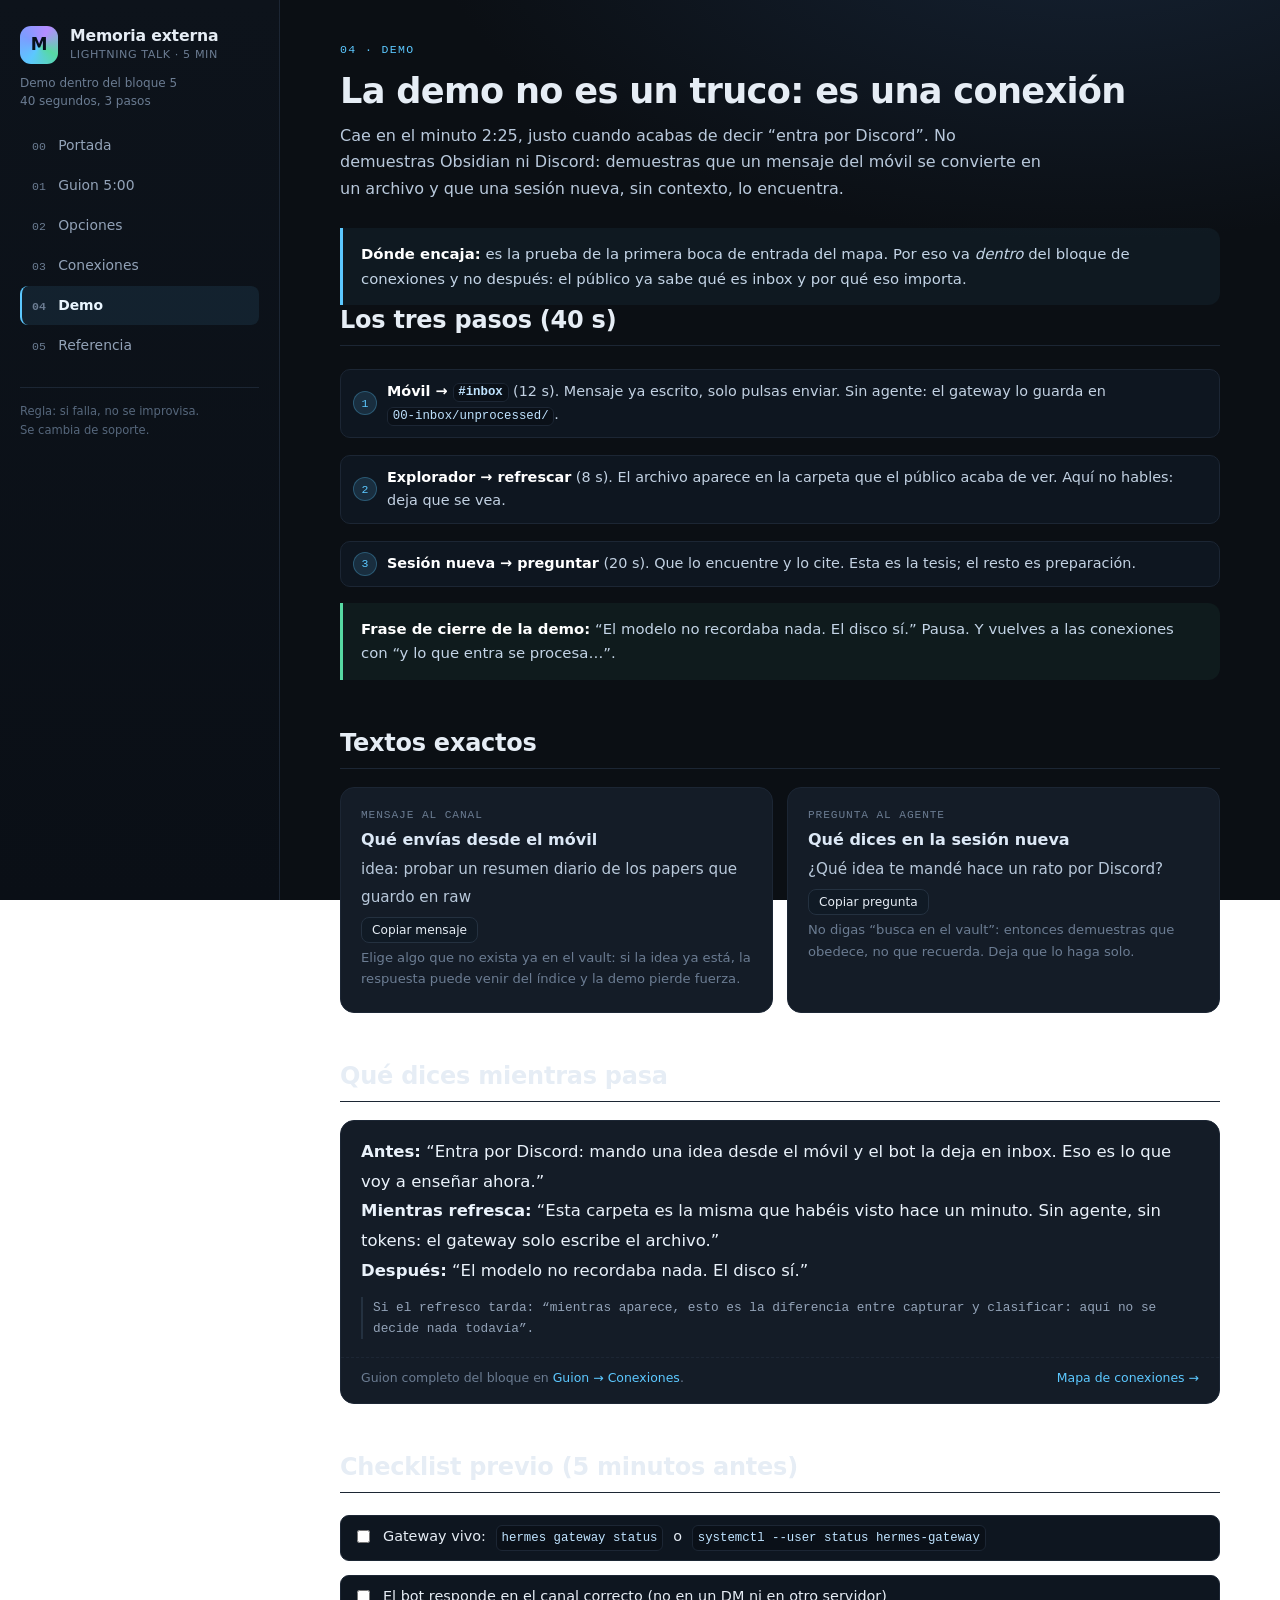
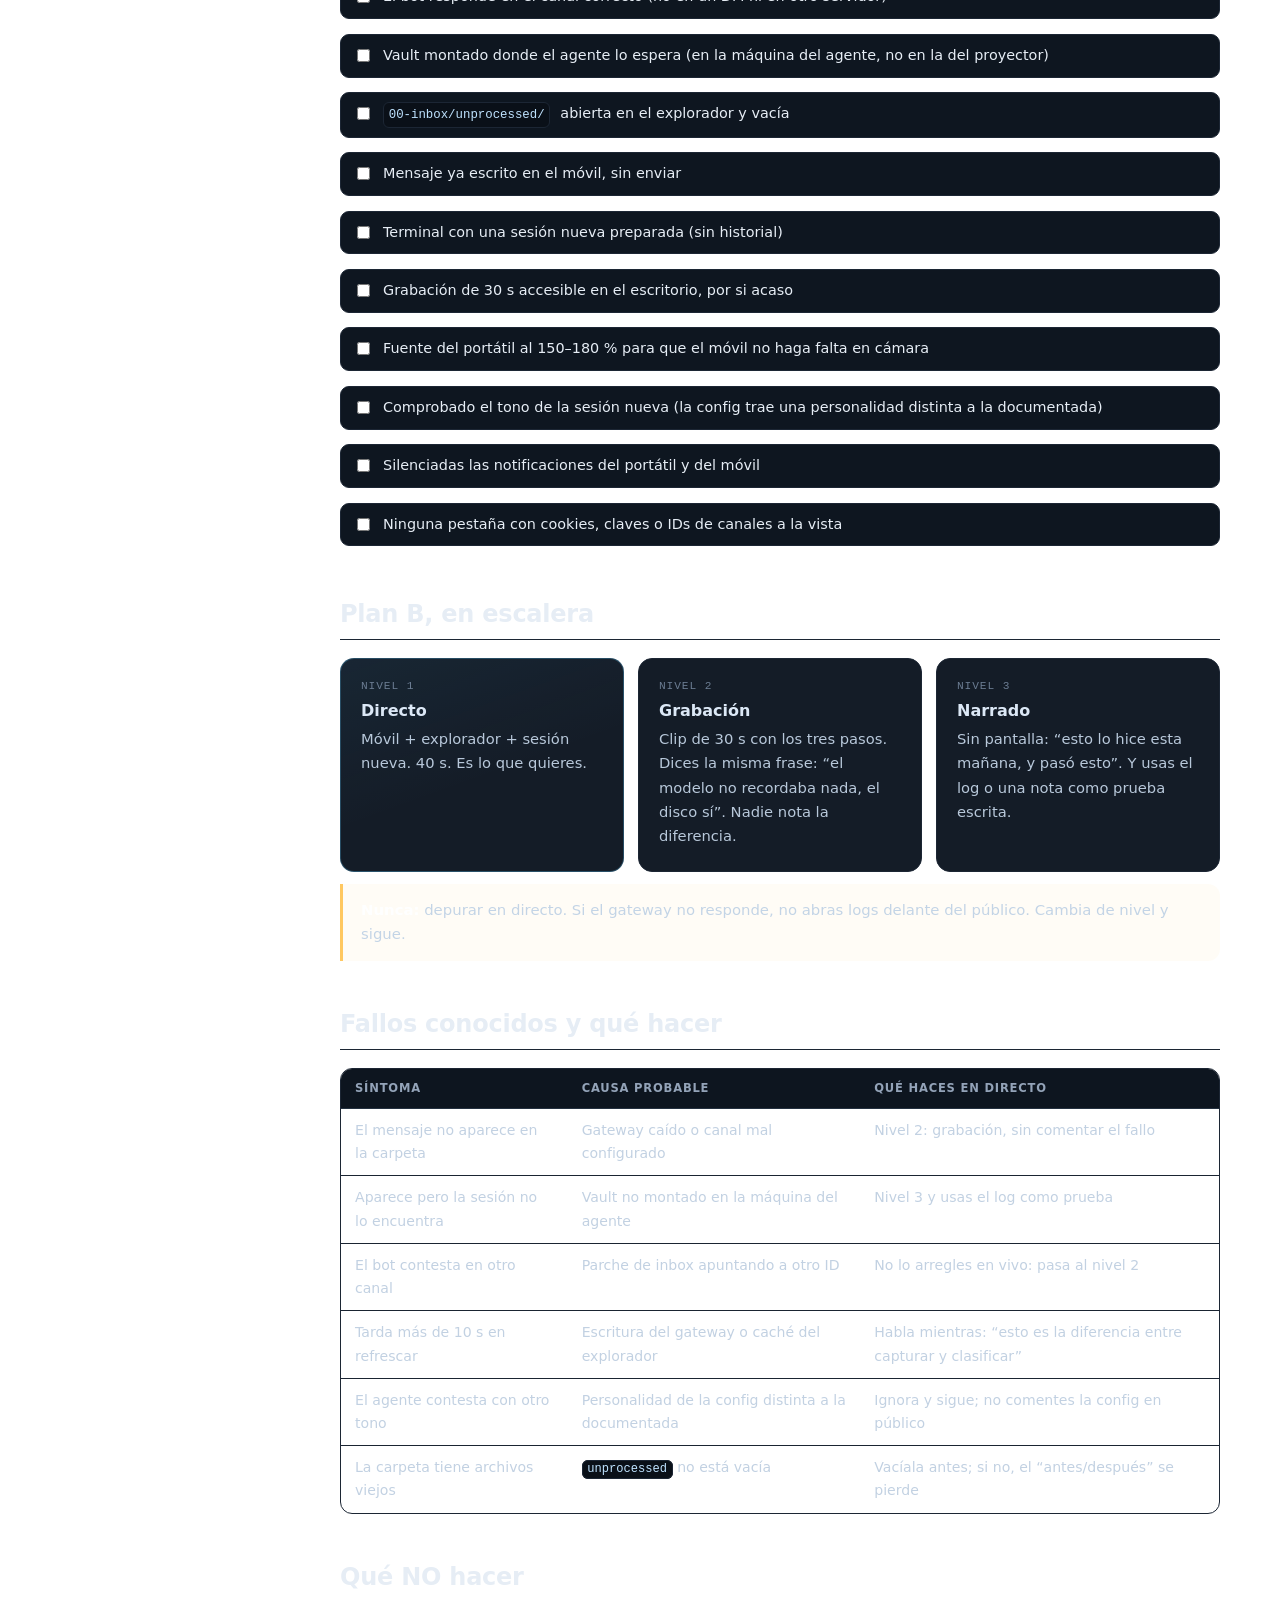
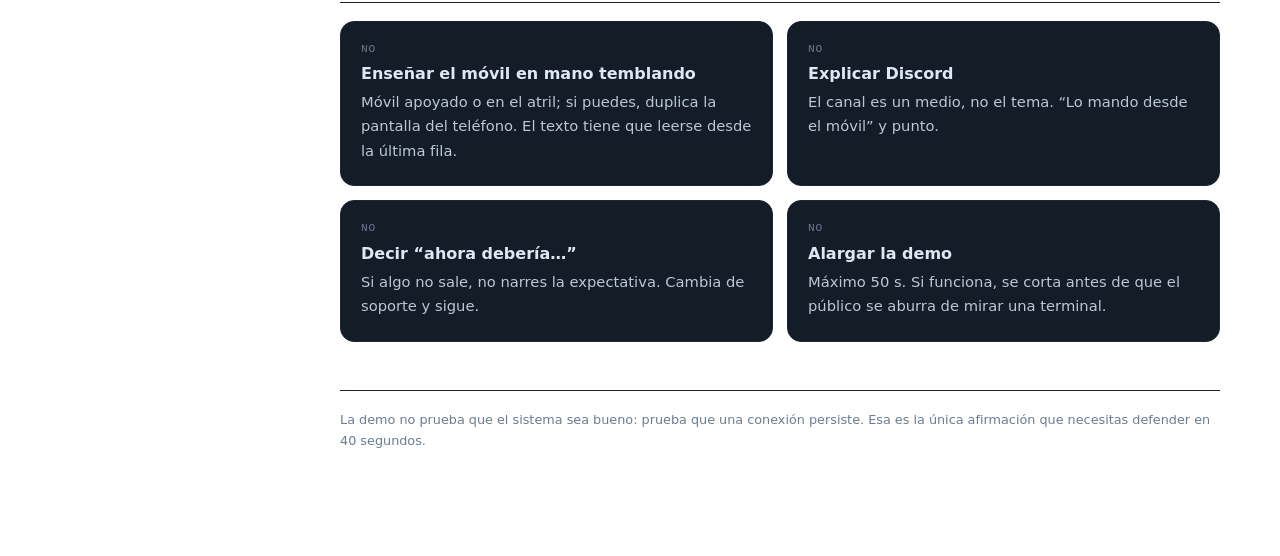
<file: charla-memoria-externa/demo.html>
<!DOCTYPE html>
<html lang="es">
<head>
<meta charset="utf-8">
<meta name="viewport" content="width=device-width, initial-scale=1">
<title>Charla · Demo de la conexión Discord</title>
<link rel="stylesheet" href="assets/style.css">
</head>
<body>
<div id="progress"></div>
<div class="layout">
  <aside>
    <div class="brand">
      <div class="logo">M</div>
      <div><h1>Memoria externa</h1><small>Lightning talk · 5 min</small></div>
    </div>
    <p class="side-meta">Demo dentro del bloque 5<br>40 segundos, 3 pasos</p>
    <nav>
      <a href="index.html"><span class="num">00</span>Portada</a>
      <a href="guion.html"><span class="num">01</span>Guion 5:00</a>
      <a href="opciones.html"><span class="num">02</span>Opciones</a>
      <a href="conexiones.html"><span class="num">03</span>Conexiones</a>
      <a class="active" href="demo.html"><span class="num">04</span>Demo</a>
      <a href="referencia.html"><span class="num">05</span>Referencia</a>
    </nav>
    <div class="side-foot">
      Regla: si falla, no se improvisa.<br>
      Se cambia de soporte.
    </div>
  </aside>

  <main>
    <header class="page">
      <div class="kicker">04 · Demo</div>
      <h2>La demo no es un truco: es una conexión</h2>
      <p class="lead">Cae en el minuto 2:25, justo cuando acabas de decir “entra por Discord”. No demuestras Obsidian ni Discord: demuestras que un mensaje del móvil se convierte en un archivo y que una sesión nueva, sin contexto, lo encuentra.</p>
    </header>

    <div class="callout">
      <strong>Dónde encaja:</strong> es la prueba de la primera boca de entrada del mapa. Por eso va <em>dentro</em> del bloque de conexiones y no después: el público ya sabe qué es inbox y por qué eso importa.
    </div>

    <section class="block" id="pasos">
      <div class="sec-head"><h2>Los tres pasos (40 s)</h2></div>
      <ol class="steps">
        <li><strong>Móvil → <code>#inbox</code></strong> (12 s). Mensaje ya escrito, solo pulsas enviar. Sin agente: el gateway lo guarda en <code>00-inbox/unprocessed/</code>.</li>
        <li><strong>Explorador → refrescar</strong> (8 s). El archivo aparece en la carpeta que el público acaba de ver. Aquí no hables: deja que se vea.</li>
        <li><strong>Sesión nueva → preguntar</strong> (20 s). Que lo encuentre y lo cite. Esta es la tesis; el resto es preparación.</li>
      </ol>
      <div class="callout good" style="margin-top:12px">
        <strong>Frase de cierre de la demo:</strong> “El modelo no recordaba nada. El disco sí.” Pausa. Y vuelves a las conexiones con “y lo que entra se procesa…”.
      </div>
    </section>

    <section class="block" id="textos">
      <div class="sec-head"><h2>Textos exactos</h2></div>
      <div class="grid g2">
        <div class="card"><span class="k">Mensaje al canal</span>
          <h3>Qué envías desde el móvil</h3>
          <p class="say" id="msg-demo" style="font-size:.95rem">idea: probar un resumen diario de los papers que guardo en raw</p>
          <button class="copy" data-copy="#msg-demo">Copiar mensaje</button>
          <p style="font-size:.82rem;color:var(--dim)">Elige algo que no exista ya en el vault: si la idea ya está, la respuesta puede venir del índice y la demo pierde fuerza.</p></div>
        <div class="card"><span class="k">Pregunta al agente</span>
          <h3>Qué dices en la sesión nueva</h3>
          <p class="say" id="q-demo" style="font-size:.95rem">¿Qué idea te mandé hace un rato por Discord?</p>
          <button class="copy" data-copy="#q-demo">Copiar pregunta</button>
          <p style="font-size:.82rem;color:var(--dim)">No digas “busca en el vault”: entonces demuestras que obedece, no que recuerda. Deja que lo haga solo.</p></div>
      </div>
    </section>

    <section class="block" id="voz">
      <div class="sec-head"><h2>Qué dices mientras pasa</h2></div>
      <div class="script">
        <div class="script-body">
          <p class="say"><b>Antes:</b> “Entra por Discord: mando una idea desde el móvil y el bot la deja en inbox. Eso es lo que voy a enseñar ahora.”</p>
          <p class="say"><b>Mientras refresca:</b> “Esta carpeta es la misma que habéis visto hace un minuto. Sin agente, sin tokens: el gateway solo escribe el archivo.”</p>
          <p class="say"><b>Después:</b> “El modelo no recordaba nada. El disco sí.”</p>
          <div class="screen">Si el refresco tarda: “mientras aparece, esto es la diferencia entre capturar y clasificar: aquí no se decide nada todavía”.</div>
        </div>
        <div class="script-foot">
          <span class="grow">Guion completo del bloque en <a href="guion.html#conexiones">Guion → Conexiones</a>.</span>
          <a href="conexiones.html">Mapa de conexiones →</a>
        </div>
      </div>
    </section>

    <section class="block" id="checklist">
      <div class="sec-head"><h2>Checklist previo (5 minutos antes)</h2></div>
      <ul class="checklist">
        <li><input type="checkbox"> Gateway vivo: <code>hermes gateway status</code> o <code>systemctl --user status hermes-gateway</code></li>
        <li><input type="checkbox"> El bot responde en el canal correcto (no en un DM ni en otro servidor)</li>
        <li><input type="checkbox"> Vault montado donde el agente lo espera (en la máquina del agente, no en la del proyector)</li>
        <li><input type="checkbox"> <code>00-inbox/unprocessed/</code> abierta en el explorador y vacía</li>
        <li><input type="checkbox"> Mensaje ya escrito en el móvil, sin enviar</li>
        <li><input type="checkbox"> Terminal con una sesión nueva preparada (sin historial)</li>
        <li><input type="checkbox"> Grabación de 30 s accesible en el escritorio, por si acaso</li>
        <li><input type="checkbox"> Fuente del portátil al 150–180 % para que el móvil no haga falta en cámara</li>
        <li><input type="checkbox"> Comprobado el tono de la sesión nueva (la config trae una personalidad distinta a la documentada)</li>
        <li><input type="checkbox"> Silenciadas las notificaciones del portátil y del móvil</li>
        <li><input type="checkbox"> Ninguna pestaña con cookies, claves o IDs de canales a la vista</li>
      </ul>
    </section>

    <section class="block" id="planb">
      <div class="sec-head"><h2>Plan B, en escalera</h2></div>
      <div class="grid g3">
        <div class="card hl"><span class="k">Nivel 1</span><h3>Directo</h3>
          <p>Móvil + explorador + sesión nueva. 40 s. Es lo que quieres.</p></div>
        <div class="card"><span class="k">Nivel 2</span><h3>Grabación</h3>
          <p>Clip de 30 s con los tres pasos. Dices la misma frase: “el modelo no recordaba nada, el disco sí”. Nadie nota la diferencia.</p></div>
        <div class="card"><span class="k">Nivel 3</span><h3>Narrado</h3>
          <p>Sin pantalla: “esto lo hice esta mañana, y pasó esto”. Y usas el log o una nota como prueba escrita.</p></div>
      </div>
      <div class="callout warn" style="margin-top:12px">
        <strong>Nunca:</strong> depurar en directo. Si el gateway no responde, no abras logs delante del público. Cambia de nivel y sigue.
      </div>
    </section>

    <section class="block" id="fallos">
      <div class="sec-head"><h2>Fallos conocidos y qué hacer</h2></div>
      <div class="tablewrap">
        <table>
          <thead><tr><th>Síntoma</th><th>Causa probable</th><th>Qué haces en directo</th></tr></thead>
          <tbody>
            <tr><td>El mensaje no aparece en la carpeta</td><td>Gateway caído o canal mal configurado</td><td>Nivel 2: grabación, sin comentar el fallo</td></tr>
            <tr><td>Aparece pero la sesión no lo encuentra</td><td>Vault no montado en la máquina del agente</td><td>Nivel 3 y usas el log como prueba</td></tr>
            <tr><td>El bot contesta en otro canal</td><td>Parche de inbox apuntando a otro ID</td><td>No lo arregles en vivo: pasa al nivel 2</td></tr>
            <tr><td>Tarda más de 10 s en refrescar</td><td>Escritura del gateway o caché del explorador</td><td>Habla mientras: “esto es la diferencia entre capturar y clasificar”</td></tr>
            <tr><td>El agente contesta con otro tono</td><td>Personalidad de la config distinta a la documentada</td><td>Ignora y sigue; no comentes la config en público</td></tr>
            <tr><td>La carpeta tiene archivos viejos</td><td><code>unprocessed</code> no está vacía</td><td>Vacíala antes; si no, el “antes/después” se pierde</td></tr>
          </tbody>
        </table>
      </div>
    </section>

    <section class="block" id="despues">
      <div class="sec-head"><h2>Qué NO hacer</h2></div>
      <div class="grid g2">
        <div class="card"><span class="k">No</span><h3>Enseñar el móvil en mano temblando</h3>
          <p>Móvil apoyado o en el atril; si puedes, duplica la pantalla del teléfono. El texto tiene que leerse desde la última fila.</p></div>
        <div class="card"><span class="k">No</span><h3>Explicar Discord</h3>
          <p>El canal es un medio, no el tema. “Lo mando desde el móvil” y punto.</p></div>
        <div class="card"><span class="k">No</span><h3>Decir “ahora debería…”</h3>
          <p>Si algo no sale, no narres la expectativa. Cambia de soporte y sigue.</p></div>
        <div class="card"><span class="k">No</span><h3>Alargar la demo</h3>
          <p>Máximo 50 s. Si funciona, se corta antes de que el público se aburra de mirar una terminal.</p></div>
      </div>
    </section>

    <p class="footer">La demo no prueba que el sistema sea bueno: prueba que una conexión persiste. Esa es la única afirmación que necesitas defender en 40 segundos.</p>
  </main>
</div>
<script src="assets/app.js"></script>
</body>
</html>
</file>
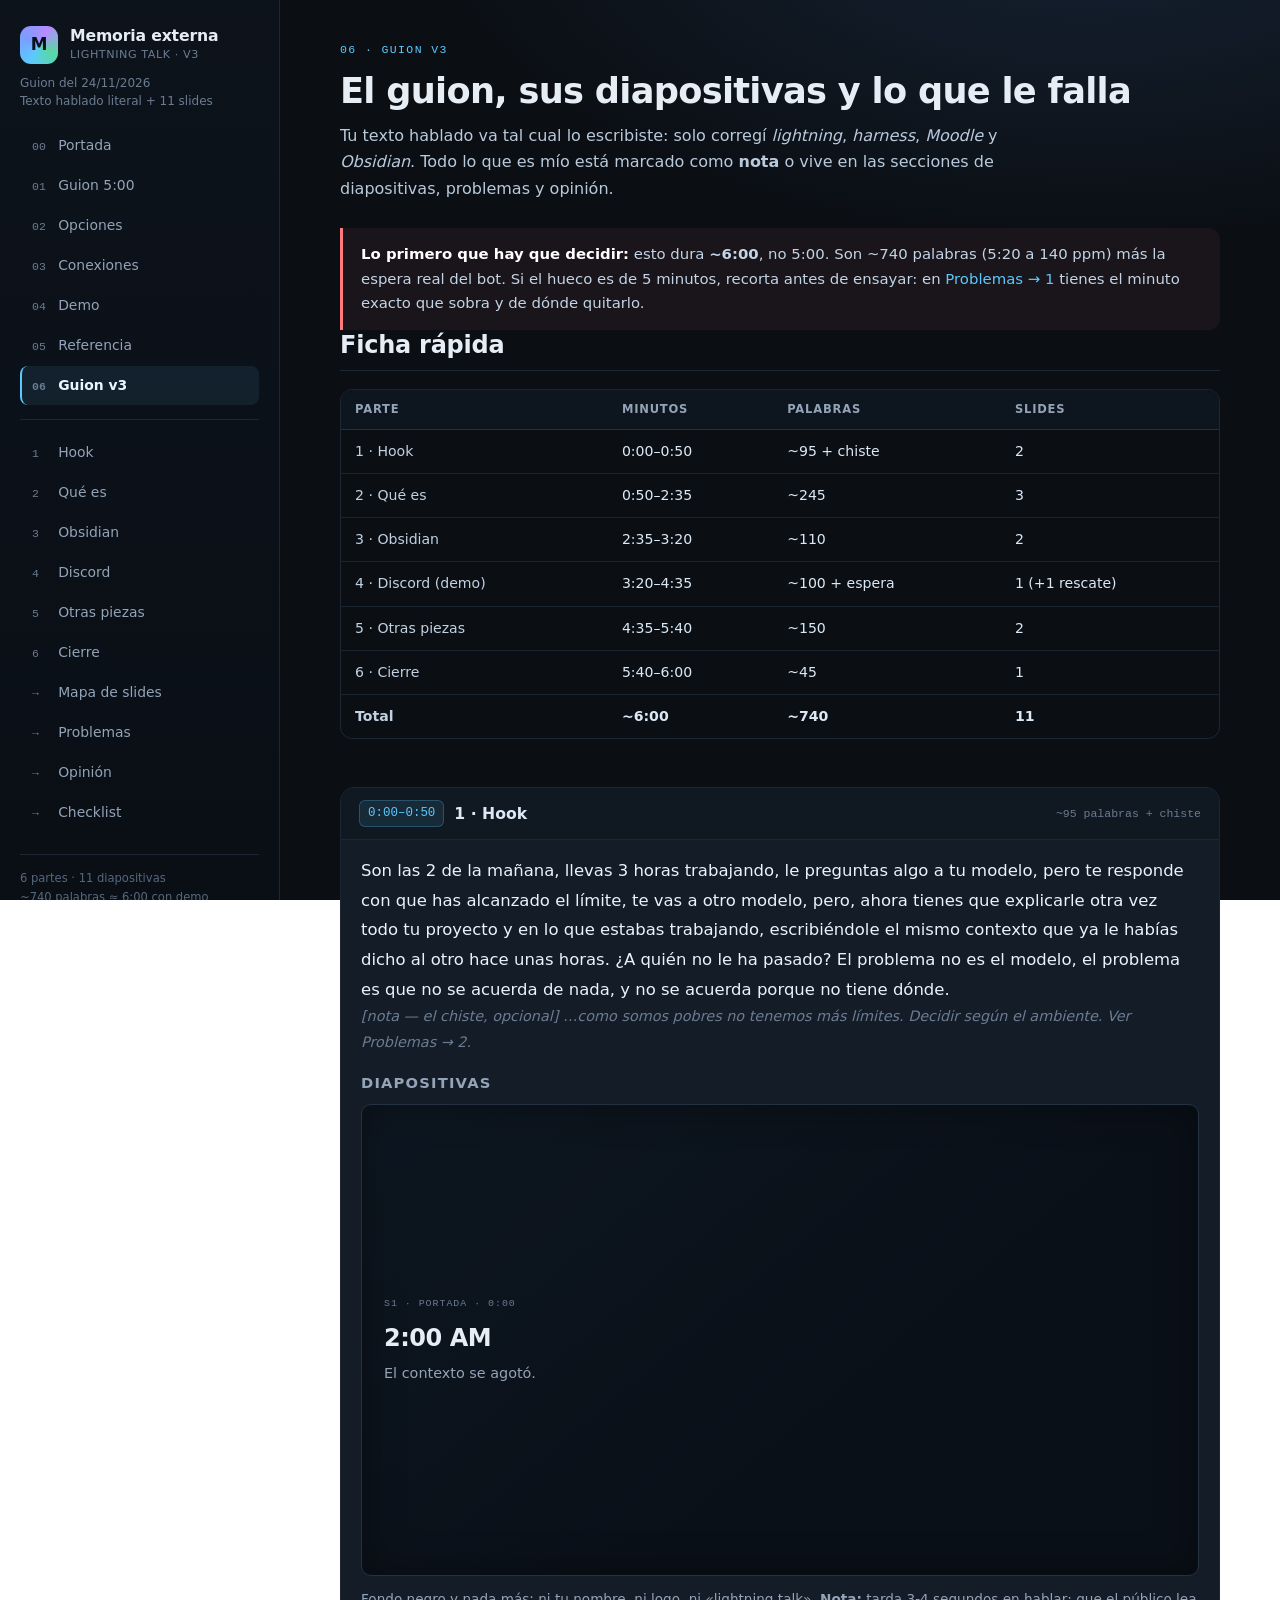
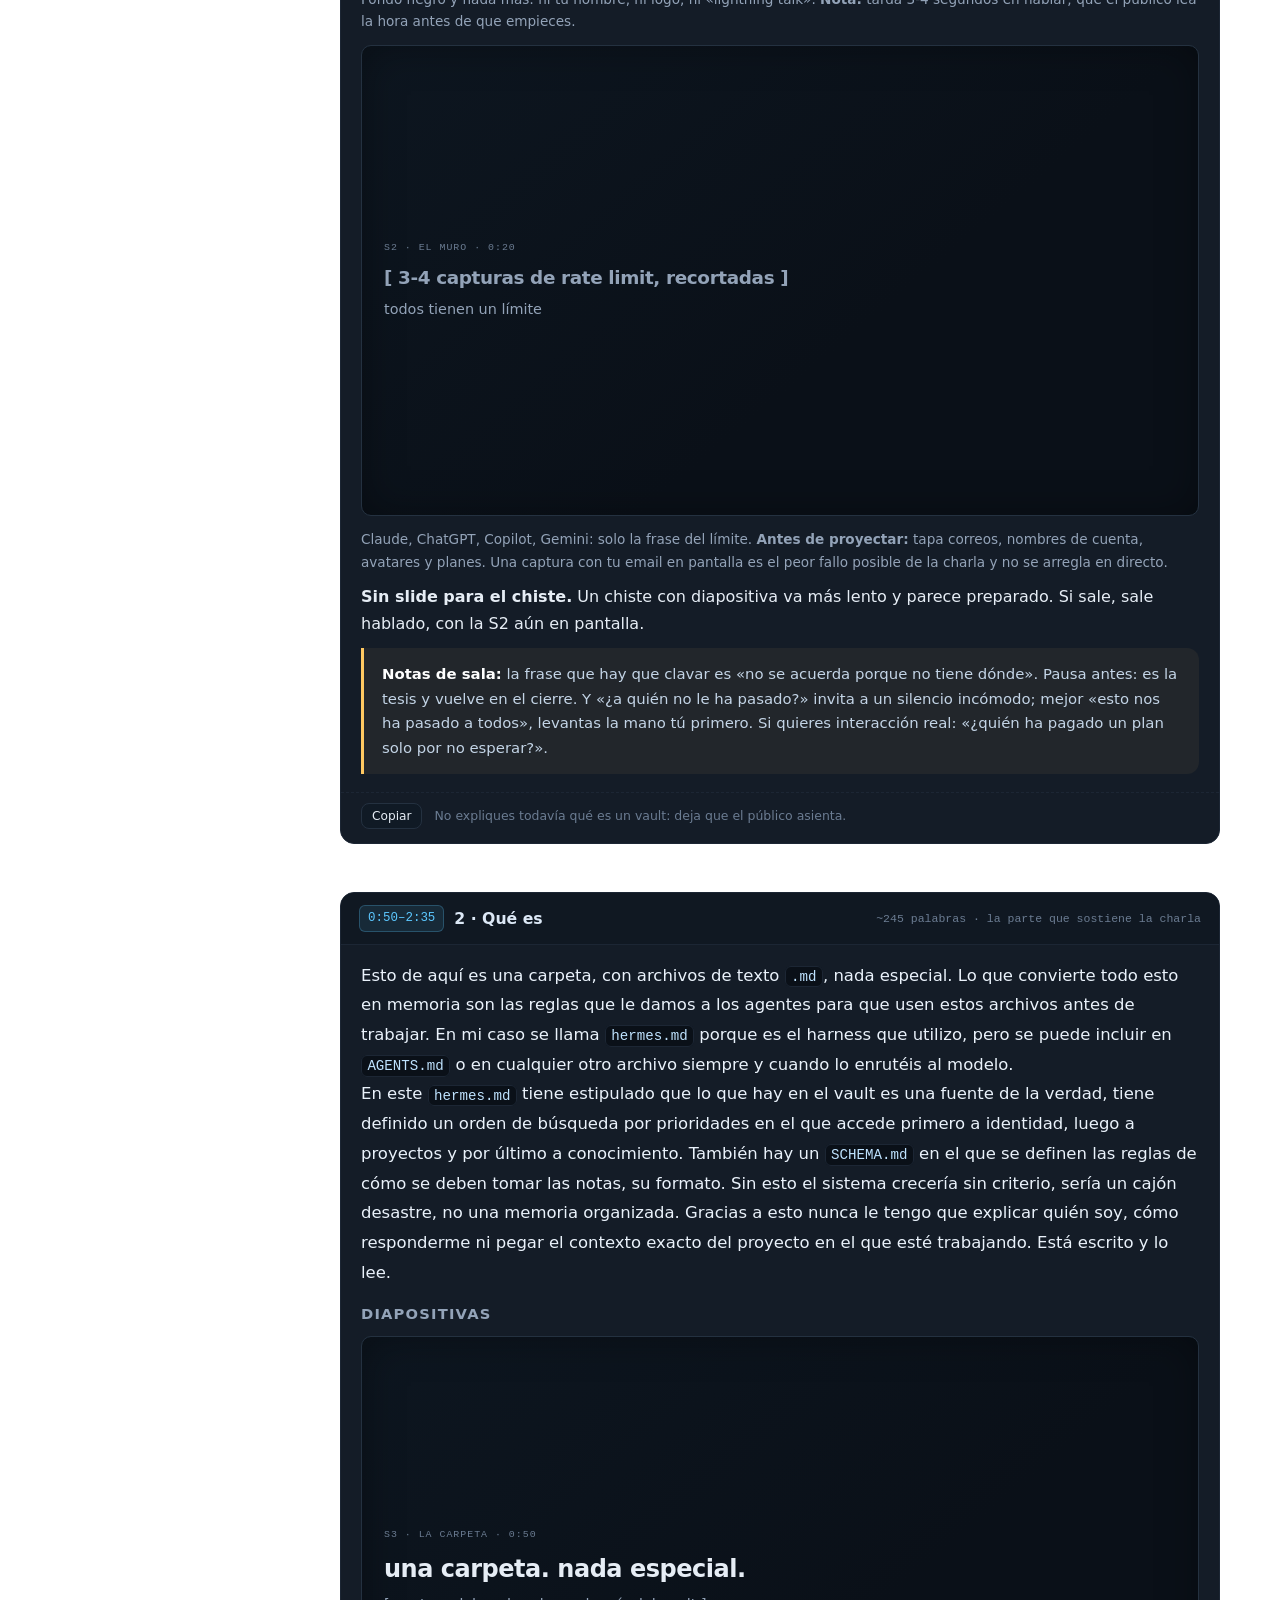
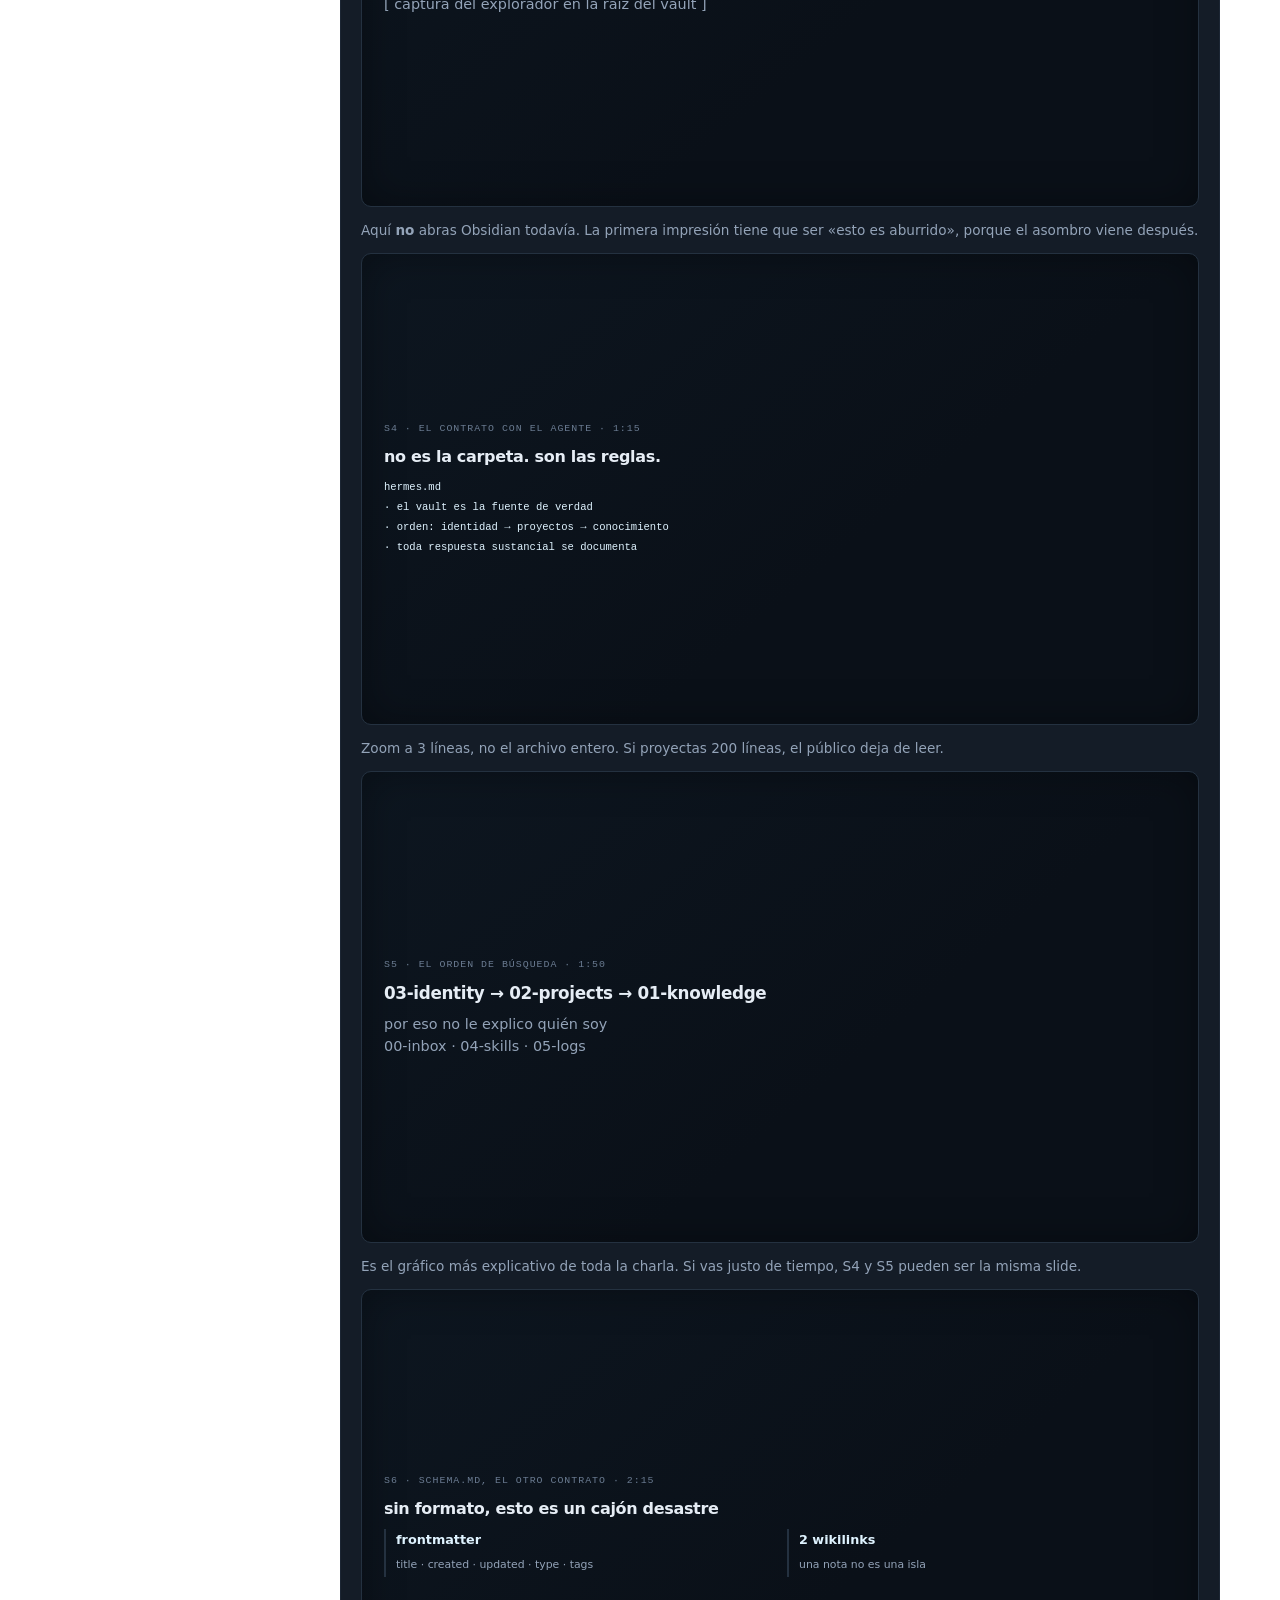
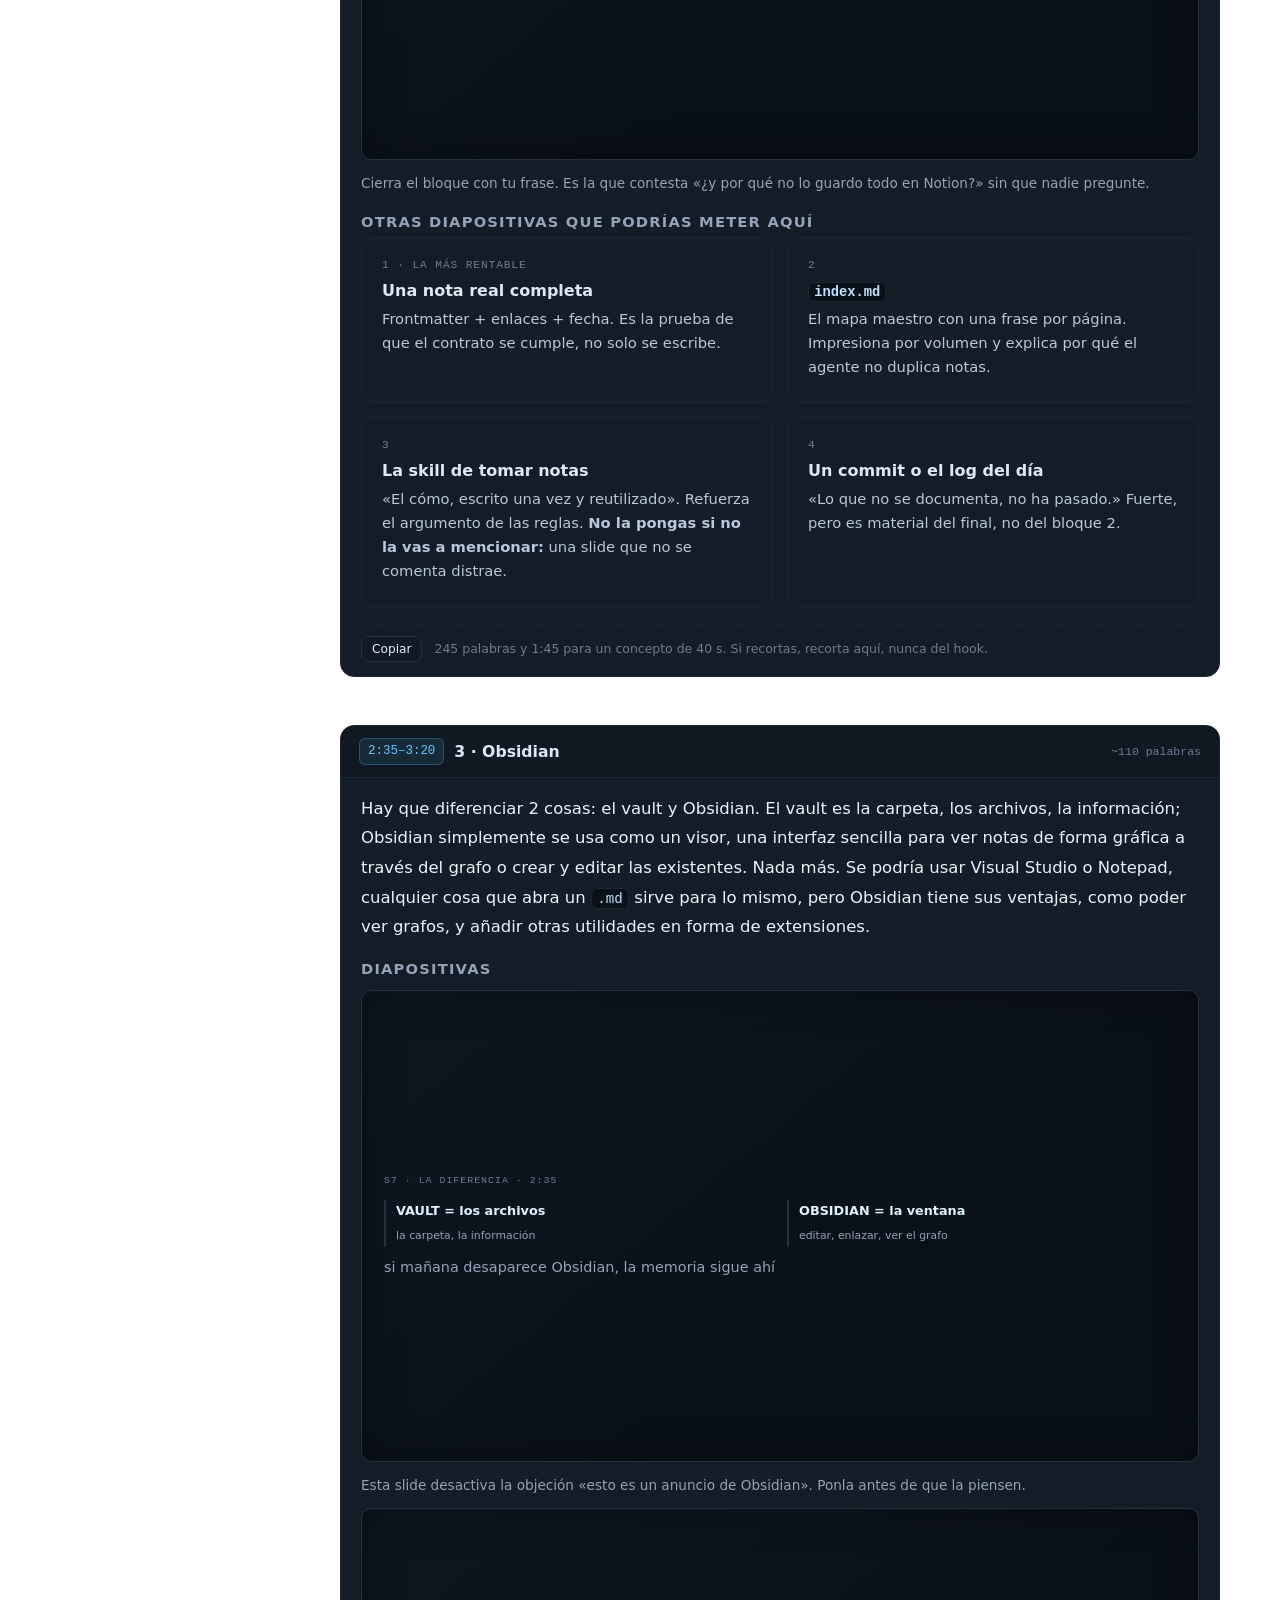
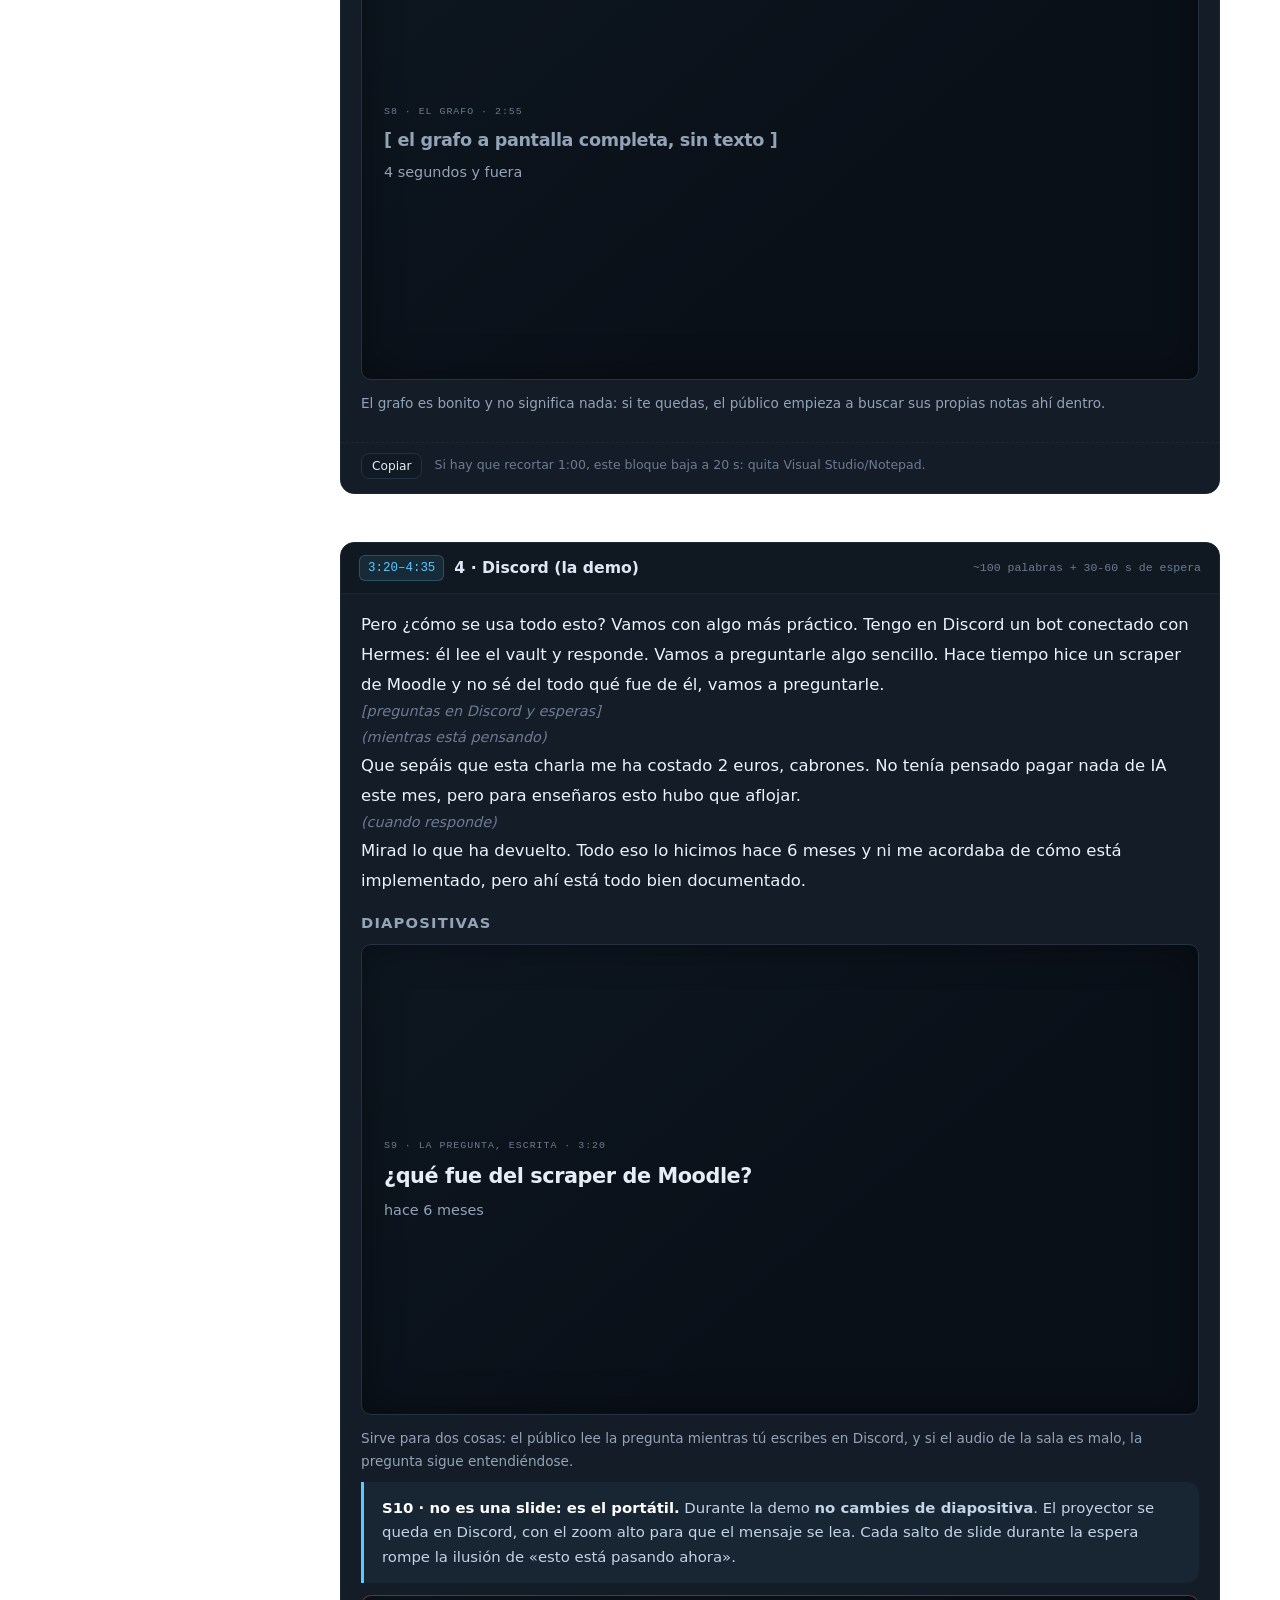
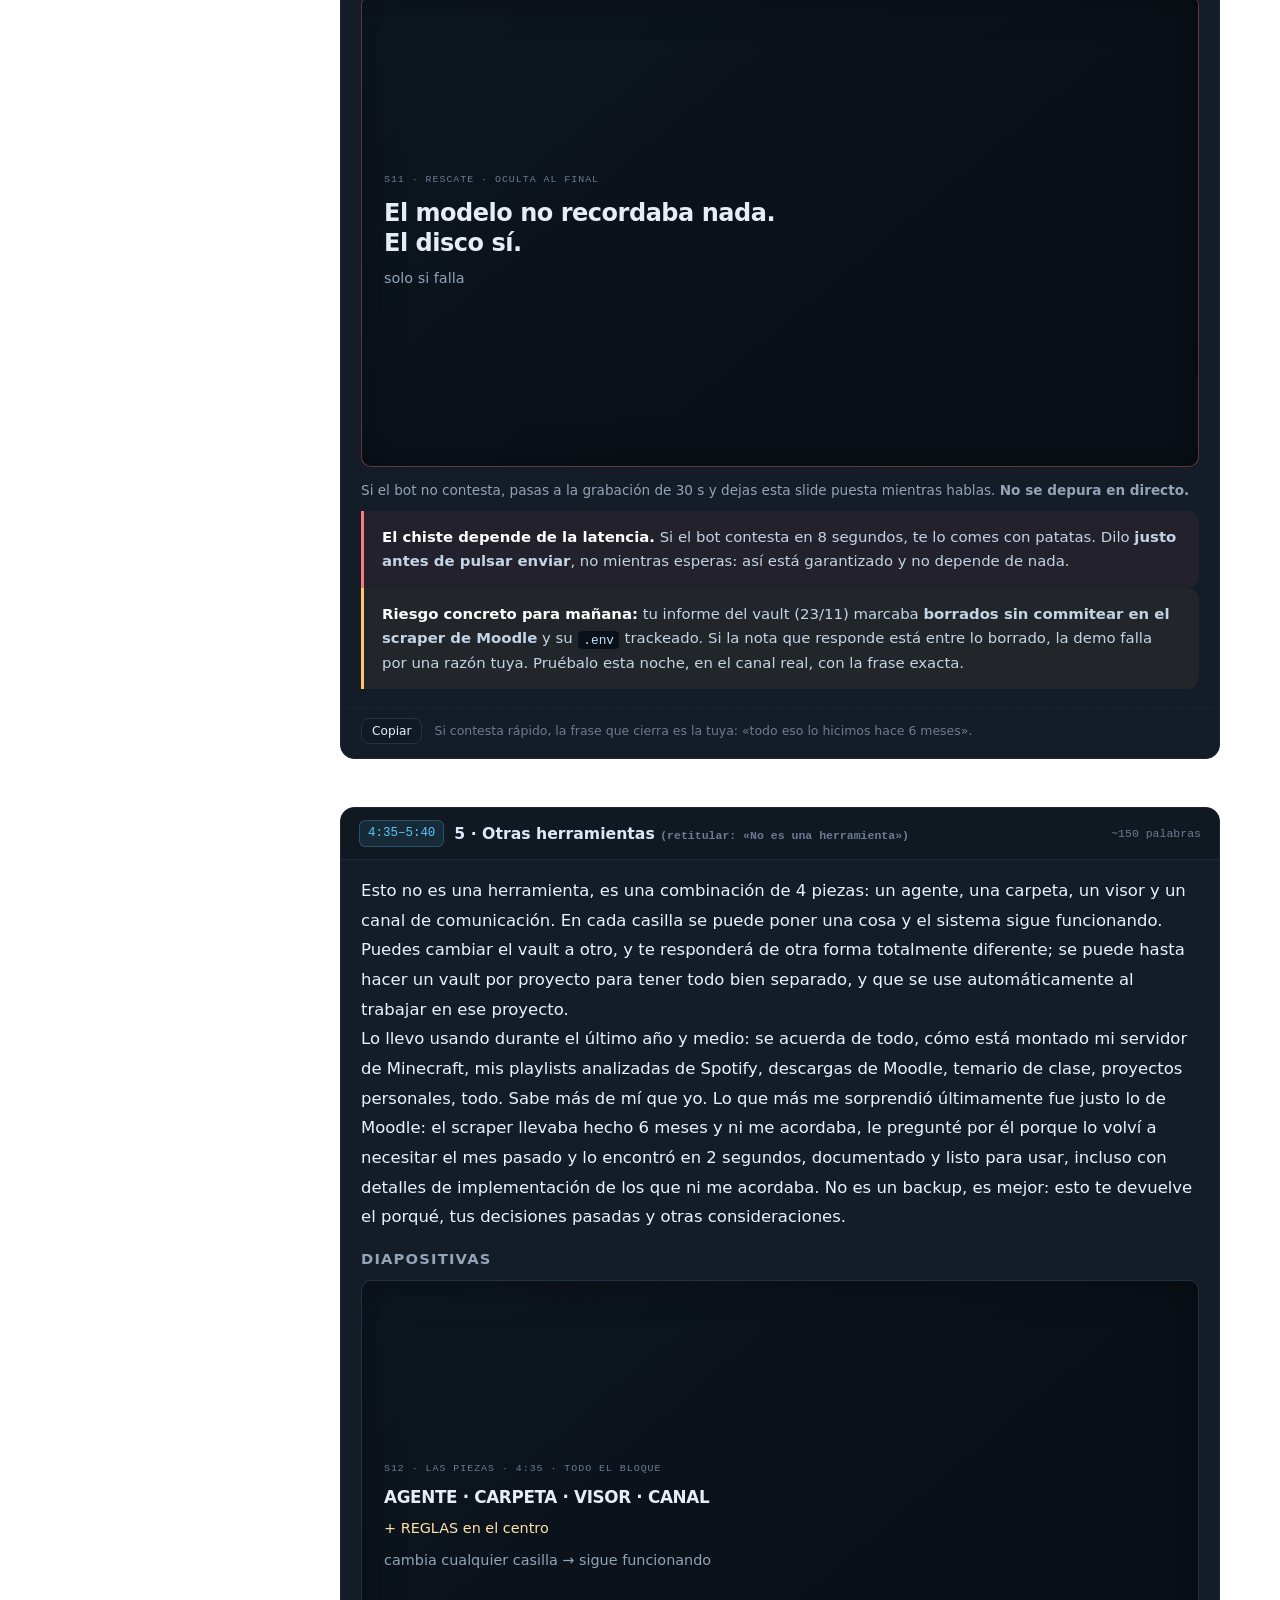
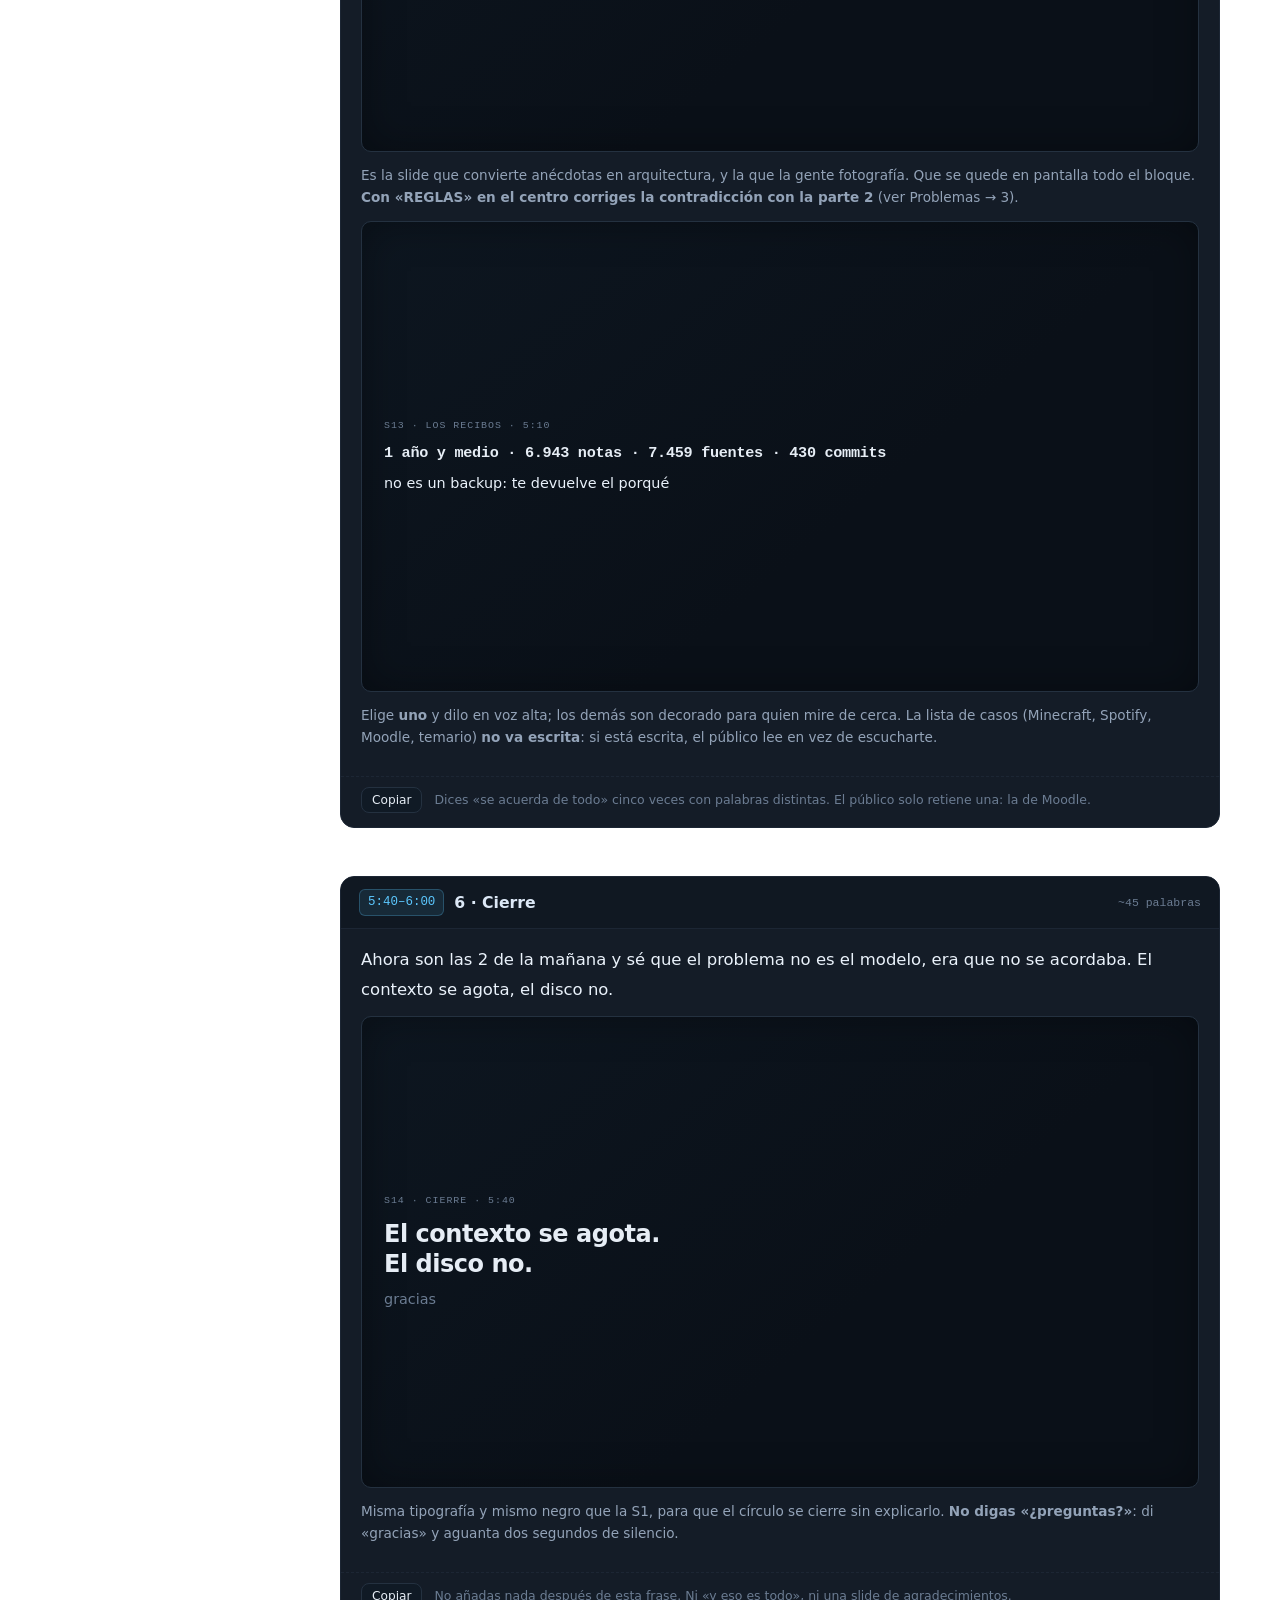
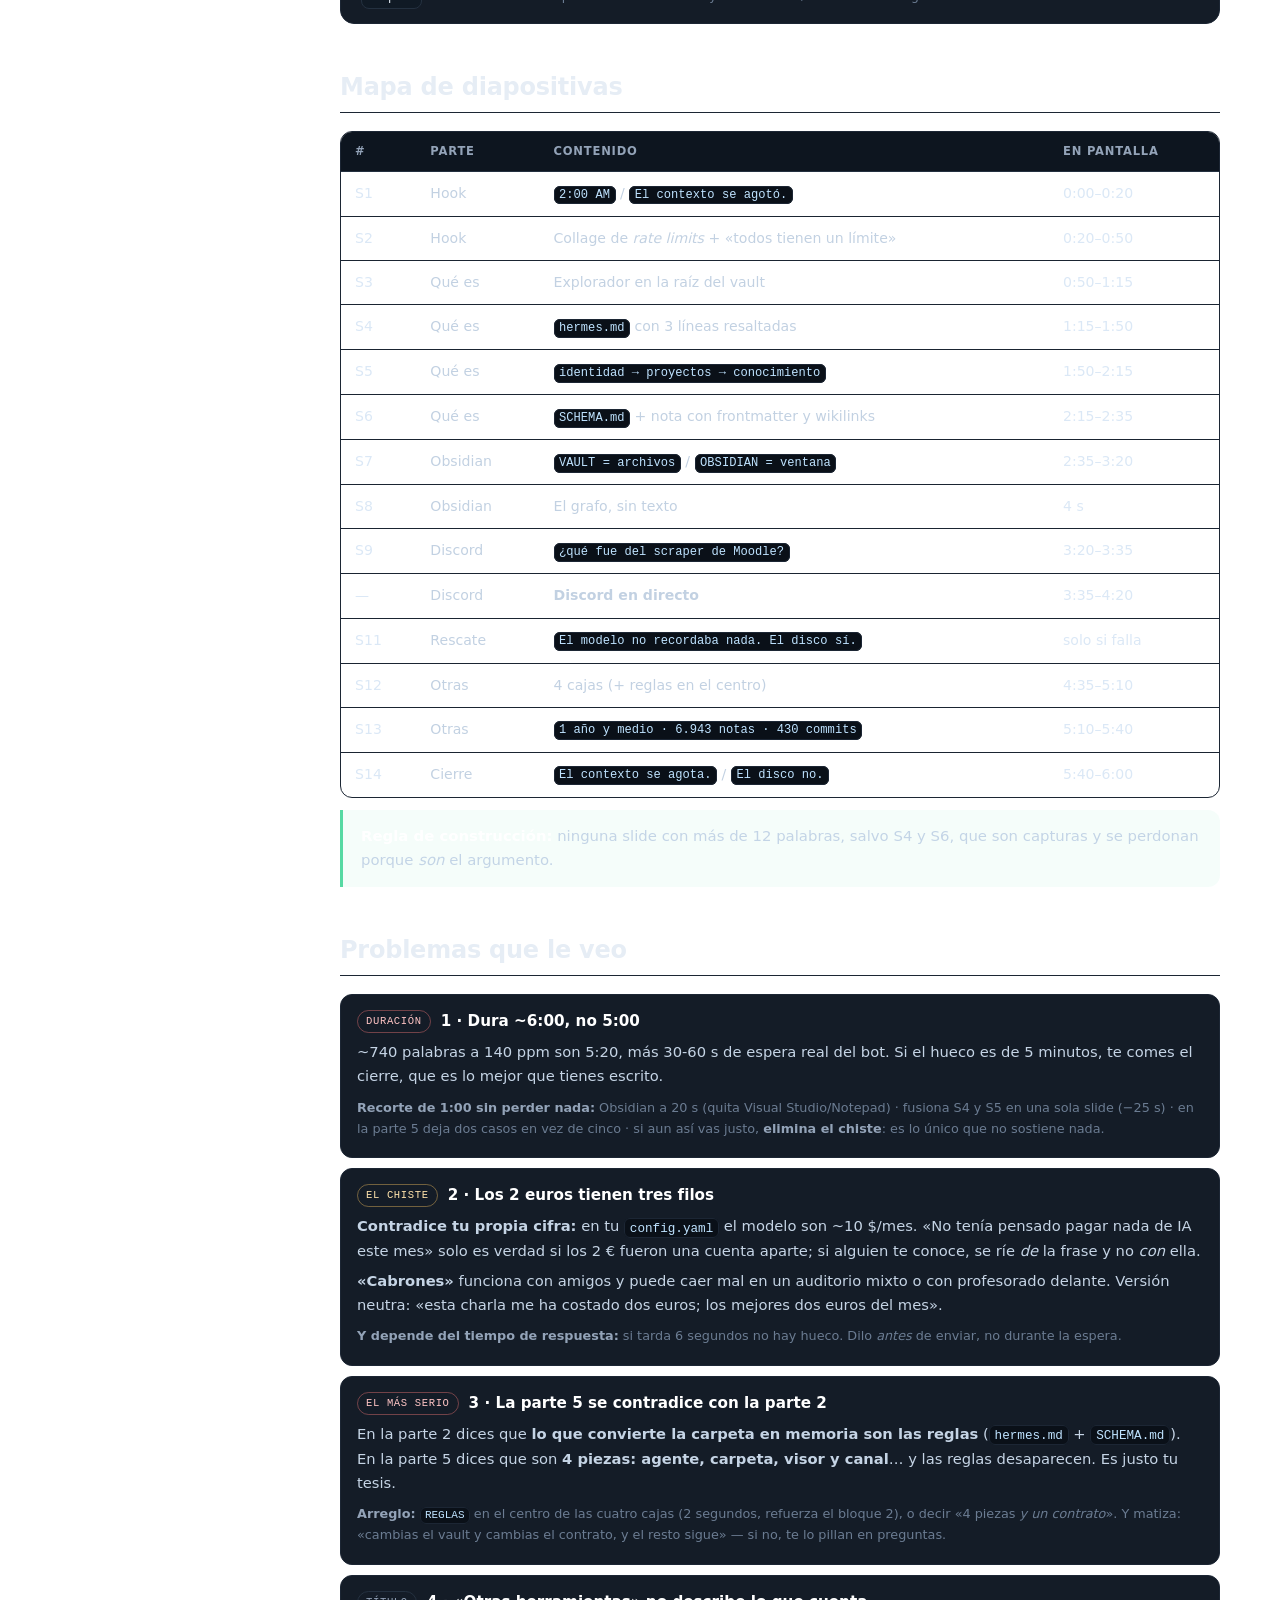
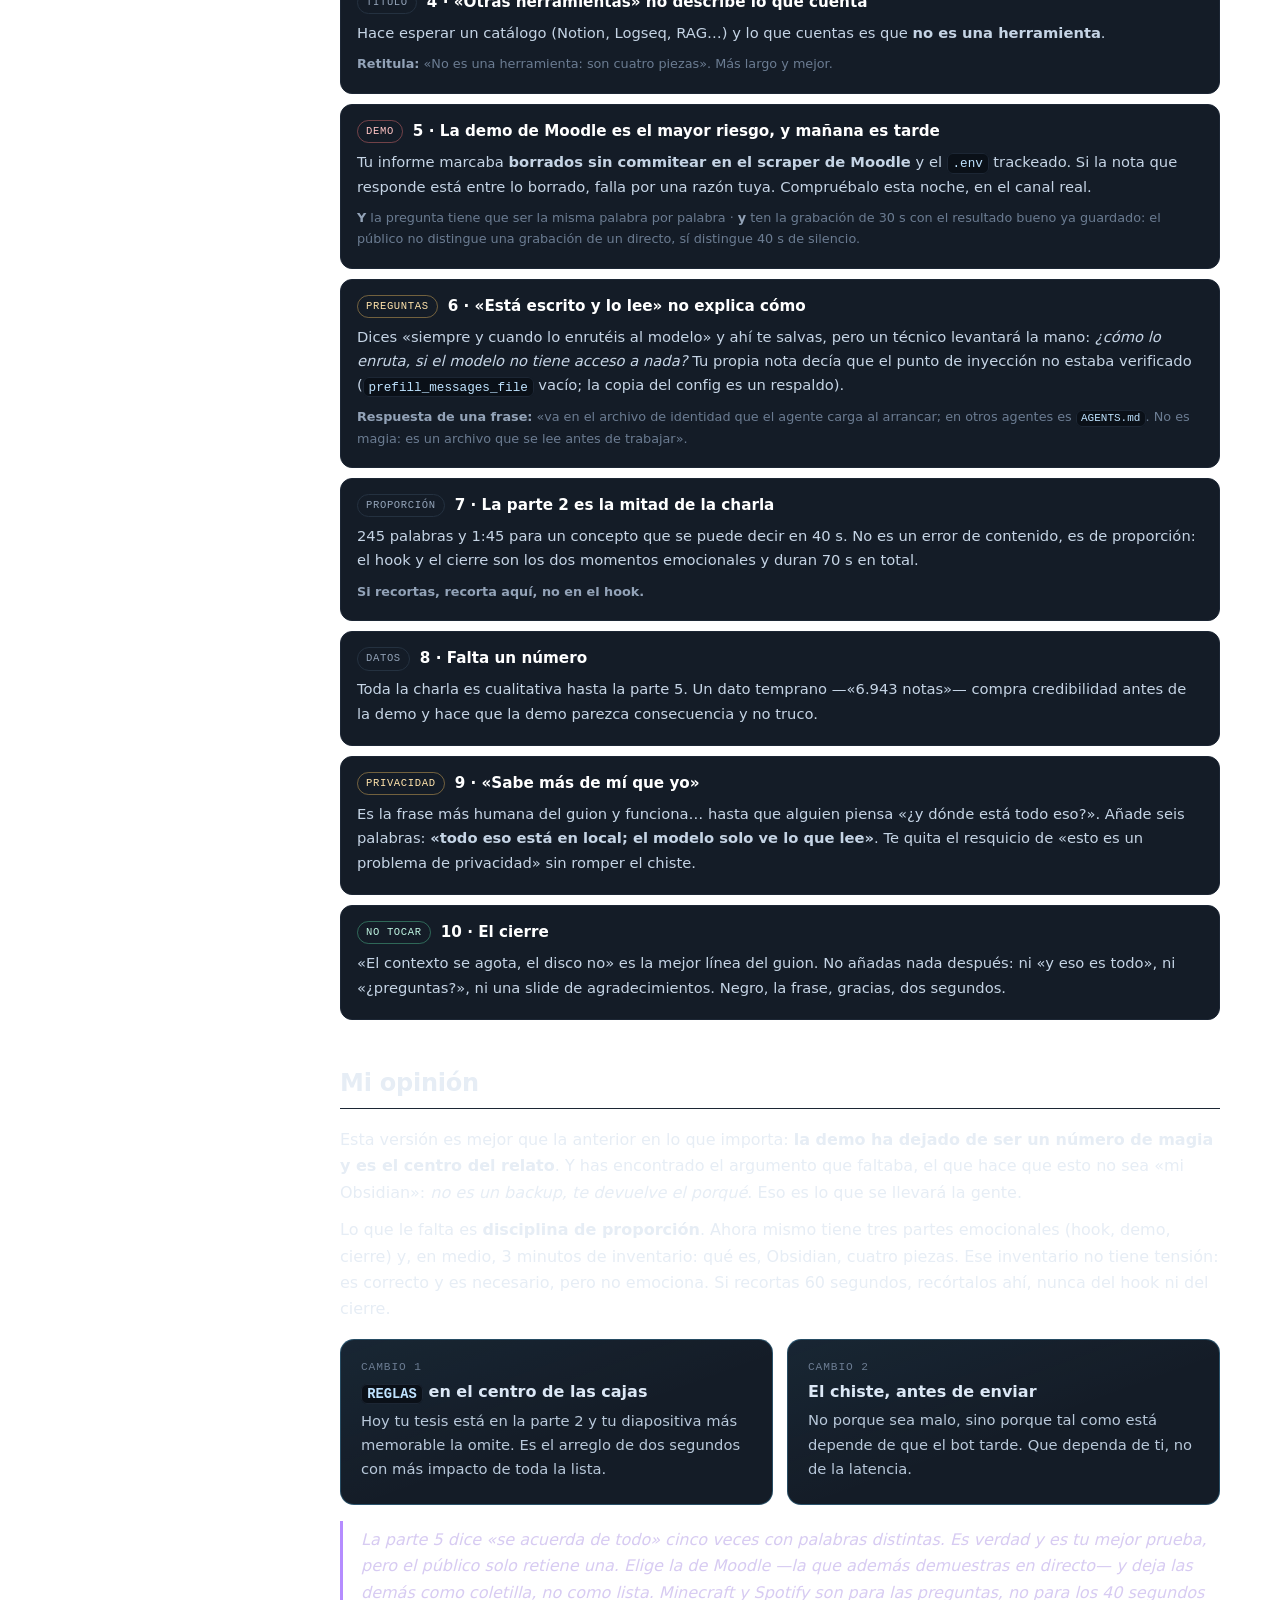
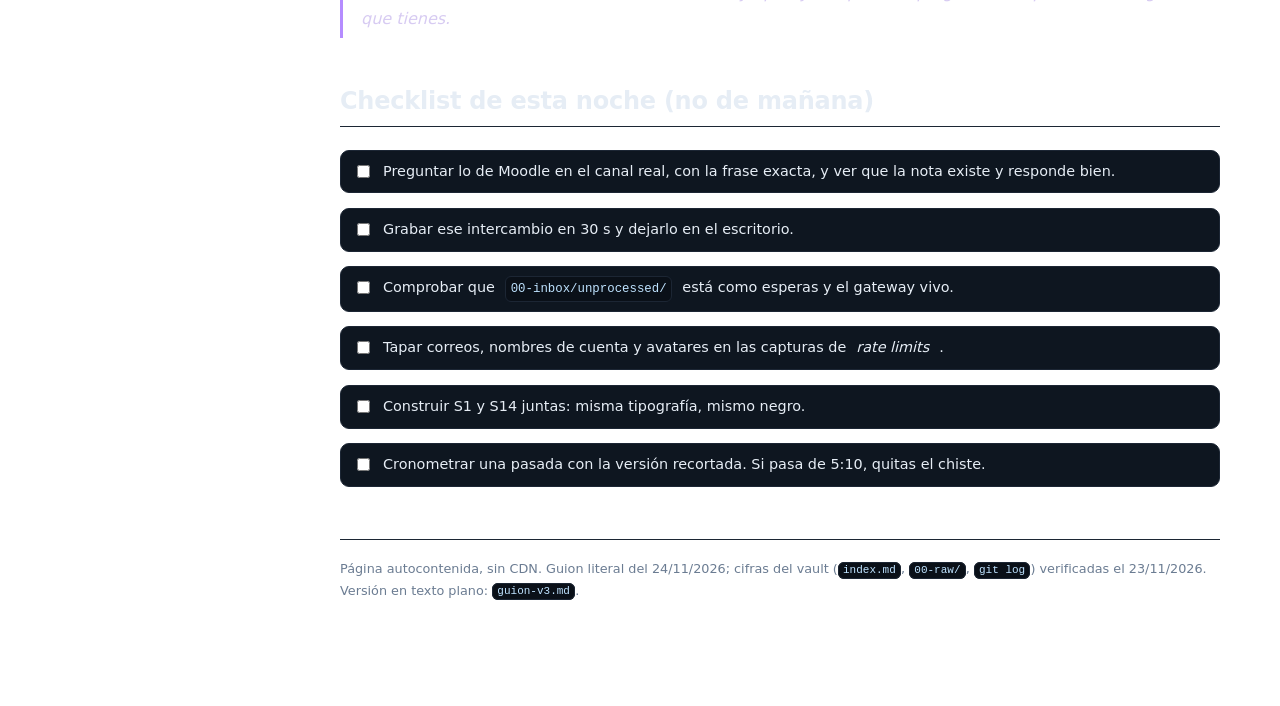
<file: charla-memoria-externa/guion-v3.html>
<!DOCTYPE html>
<html lang="es">
<head>
<meta charset="utf-8">
<meta name="viewport" content="width=device-width, initial-scale=1">
<title>Charla · Guion v3 — diapositivas, problemas y opinión</title>
<link rel="stylesheet" href="assets/style.css">
</head>
<body>
<div id="progress"></div>
<div class="layout">
  <aside>
    <div class="brand">
      <div class="logo">M</div>
      <div><h1>Memoria externa</h1><small>Lightning talk · v3</small></div>
    </div>
    <p class="side-meta">Guion del 24/11/2026<br>Texto hablado literal + 11 slides</p>
    <nav>
      <a href="index.html"><span class="num">00</span>Portada</a>
      <a href="guion.html"><span class="num">01</span>Guion 5:00</a>
      <a href="opciones.html"><span class="num">02</span>Opciones</a>
      <a href="conexiones.html"><span class="num">03</span>Conexiones</a>
      <a href="demo.html"><span class="num">04</span>Demo</a>
      <a href="referencia.html"><span class="num">05</span>Referencia</a>
      <a class="active" href="guion-v3.html"><span class="num">06</span>Guion v3</a>
    </nav>
    <nav style="margin-top:14px;border-top:1px solid var(--line-soft);padding-top:12px">
      <a href="#hook"><span class="num">1</span>Hook</a>
      <a href="#que-es"><span class="num">2</span>Qué es</a>
      <a href="#obsidian"><span class="num">3</span>Obsidian</a>
      <a href="#discord"><span class="num">4</span>Discord</a>
      <a href="#otras"><span class="num">5</span>Otras piezas</a>
      <a href="#cierre"><span class="num">6</span>Cierre</a>
      <a href="#mapa"><span class="num">→</span>Mapa de slides</a>
      <a href="#problemas"><span class="num">→</span>Problemas</a>
      <a href="#opinion"><span class="num">→</span>Opinión</a>
      <a href="#checklist"><span class="num">→</span>Checklist</a>
    </nav>
    <div class="side-foot">
      6 partes · 11 diapositivas<br>
      ~740 palabras ≈ 6:00 con demo
    </div>
  </aside>

  <main>
    <header class="page">
      <div class="kicker">06 · Guion v3</div>
      <h2>El guion, sus diapositivas y lo que le falla</h2>
      <p class="lead">Tu texto hablado va tal cual lo escribiste: solo corregí <em>lightning</em>, <em>harness</em>, <em>Moodle</em> y <em>Obsidian</em>. Todo lo que es mío está marcado como <b>nota</b> o vive en las secciones de diapositivas, problemas y opinión.</p>
    </header>

    <div class="callout bad">
      <strong>Lo primero que hay que decidir:</strong> esto dura <b>~6:00</b>, no 5:00. Son ~740 palabras (5:20 a 140 ppm) más la espera real del bot. Si el hueco es de 5 minutos, recorta antes de ensayar: en <a href="#problemas">Problemas → 1</a> tienes el minuto exacto que sobra y de dónde quitarlo.
    </div>

    <section class="block">
      <div class="sec-head"><h2>Ficha rápida</h2></div>
      <div class="tablewrap">
        <table>
          <thead><tr><th>Parte</th><th>Minutos</th><th>Palabras</th><th>Slides</th></tr></thead>
          <tbody>
            <tr><td>1 · Hook</td><td class="num">0:00–0:50</td><td class="num">~95 + chiste</td><td class="num">2</td></tr>
            <tr><td>2 · Qué es</td><td class="num">0:50–2:35</td><td class="num">~245</td><td class="num">3</td></tr>
            <tr><td>3 · Obsidian</td><td class="num">2:35–3:20</td><td class="num">~110</td><td class="num">2</td></tr>
            <tr><td>4 · Discord (demo)</td><td class="num">3:20–4:35</td><td class="num">~100 + espera</td><td class="num">1 (+1 rescate)</td></tr>
            <tr><td>5 · Otras piezas</td><td class="num">4:35–5:40</td><td class="num">~150</td><td class="num">2</td></tr>
            <tr><td>6 · Cierre</td><td class="num">5:40–6:00</td><td class="num">~45</td><td class="num">1</td></tr>
            <tr><td><b>Total</b></td><td class="num"><b>~6:00</b></td><td class="num"><b>~740</b></td><td class="num"><b>11</b></td></tr>
          </tbody>
        </table>
      </div>
    </section>

    <!-- ============ PARTE 1 ============ -->
    <section class="block" id="hook">
      <div class="script">
        <div class="script-head">
          <span class="time">0:00–0:50</span>
          <h3>1 · Hook</h3>
          <span class="meta">~95 palabras + chiste</span>
        </div>
        <div class="script-body">
          <p class="say" id="say-1">Son las 2 de la mañana, llevas 3 horas trabajando, le preguntas algo a tu modelo, pero te responde con que has alcanzado el límite, te vas a otro modelo, pero, ahora tienes que explicarle otra vez todo tu proyecto y en lo que estabas trabajando, escribiéndole el mismo contexto que ya le habías dicho al otro hace unas horas. ¿A quién no le ha pasado? El problema no es el modelo, el problema es que no se acuerda de nada, y no se acuerda porque no tiene dónde.</p>
          <p class="say act">[nota — el chiste, opcional] …como somos pobres no tenemos más límites. <em>Decidir según el ambiente. Ver Problemas → 2.</em></p>

          <h4>Diapositivas</h4>

          <div class="slide">
            <div class="sl">S1 · portada · 0:00</div>
            <div class="st">2:00 AM</div>
            <div class="ss">El contexto se agotó.</div>
          </div>
          <p style="font-size:.85rem;color:var(--muted)">Fondo negro y nada más: ni tu nombre, ni logo, ni «lightning talk». <b>Nota:</b> tarda 3-4 segundos en hablar; que el público lea la hora antes de que empieces.</p>

          <div class="slide">
            <div class="sl">S2 · el muro · 0:20</div>
            <div class="st" style="font-size:clamp(.9rem,1.6vw,1.15rem);color:var(--muted);font-weight:600">[ 3-4 capturas de rate limit, recortadas ]</div>
            <div class="ss">todos tienen un límite</div>
          </div>
          <p style="font-size:.85rem;color:var(--muted)">Claude, ChatGPT, Copilot, Gemini: solo la frase del límite. <b class="bad">Antes de proyectar:</b> tapa correos, nombres de cuenta, avatares y planes. Una captura con tu email en pantalla es el peor fallo posible de la charla y no se arregla en directo.</p>

          <p><b>Sin slide para el chiste.</b> Un chiste con diapositiva va más lento y parece preparado. Si sale, sale hablado, con la S2 aún en pantalla.</p>

          <div class="callout warn">
            <strong>Notas de sala:</strong> la frase que hay que clavar es «no se acuerda porque no tiene dónde». Pausa antes: es la tesis y vuelve en el cierre. Y «¿a quién no le ha pasado?» invita a un silencio incómodo; mejor «esto nos ha pasado a todos», levantas la mano tú primero. Si quieres interacción real: «¿quién ha pagado un plan solo por no esperar?».
          </div>
        </div>
        <div class="script-foot">
          <button class="copy" data-copy="#say-1">Copiar</button>
          <span class="grow">No expliques todavía qué es un vault: deja que el público asienta.</span>
        </div>
      </div>
    </section>

    <!-- ============ PARTE 2 ============ -->
    <section class="block" id="que-es">
      <div class="script">
        <div class="script-head">
          <span class="time">0:50–2:35</span>
          <h3>2 · Qué es</h3>
          <span class="meta">~245 palabras · la parte que sostiene la charla</span>
        </div>
        <div class="script-body">
          <div id="say-2">
            <p class="say">Esto de aquí es una carpeta, con archivos de texto <code>.md</code>, nada especial. Lo que convierte todo esto en memoria son las reglas que le damos a los agentes para que usen estos archivos antes de trabajar. En mi caso se llama <code>hermes.md</code> porque es el harness que utilizo, pero se puede incluir en <code>AGENTS.md</code> o en cualquier otro archivo siempre y cuando lo enrutéis al modelo.</p>
            <p class="say">En este <code>hermes.md</code> tiene estipulado que lo que hay en el vault es una fuente de la verdad, tiene definido un orden de búsqueda por prioridades en el que accede primero a identidad, luego a proyectos y por último a conocimiento. También hay un <code>SCHEMA.md</code> en el que se definen las reglas de cómo se deben tomar las notas, su formato. Sin esto el sistema crecería sin criterio, sería un cajón desastre, no una memoria organizada. Gracias a esto nunca le tengo que explicar quién soy, cómo responderme ni pegar el contexto exacto del proyecto en el que esté trabajando. Está escrito y lo lee.</p>
          </div>

          <h4>Diapositivas</h4>

          <div class="slide">
            <div class="sl">S3 · la carpeta · 0:50</div>
            <div class="st">una carpeta. nada especial.</div>
            <div class="ss">[ captura del explorador en la raíz del vault ]</div>
          </div>
          <p style="font-size:.85rem;color:var(--muted)">Aquí <b>no</b> abras Obsidian todavía. La primera impresión tiene que ser «esto es aburrido», porque el asombro viene después.</p>

          <div class="slide">
            <div class="sl">S4 · el contrato con el agente · 1:15</div>
            <div class="st" style="font-size:clamp(.85rem,1.5vw,1rem)">no es la carpeta. son las reglas.</div>
            <div class="ss" style="font-family:var(--mono);font-size:.66rem;line-height:1.9;color:#dff3ff">
              hermes.md<br>
              · el vault es la fuente de verdad<br>
              · orden: identidad → proyectos → conocimiento<br>
              · toda respuesta sustancial se documenta
            </div>
          </div>
          <p style="font-size:.85rem;color:var(--muted)">Zoom a 3 líneas, no el archivo entero. Si proyectas 200 líneas, el público deja de leer.</p>

          <div class="slide">
            <div class="sl">S5 · el orden de búsqueda · 1:50</div>
            <div class="st" style="font-size:clamp(.85rem,1.5vw,1.05rem)">03-identity → 02-projects → 01-knowledge</div>
            <div class="ss">por eso no le explico quién soy<br>00-inbox · 04-skills · 05-logs</div>
          </div>
          <p style="font-size:.85rem;color:var(--muted)">Es el gráfico más explicativo de toda la charla. Si vas justo de tiempo, S4 y S5 pueden ser la misma slide.</p>

          <div class="slide">
            <div class="sl">S6 · SCHEMA.md, el otro contrato · 2:15</div>
            <div class="st" style="font-size:clamp(.85rem,1.5vw,1rem)">sin formato, esto es un cajón desastre</div>
            <div class="row">
              <div class="col"><b>frontmatter</b><span>title · created · updated · type · tags</span></div>
              <div class="col"><b>2 wikilinks</b><span>una nota no es una isla</span></div>
            </div>
          </div>
          <p style="font-size:.85rem;color:var(--muted)">Cierra el bloque con tu frase. Es la que contesta «¿y por qué no lo guardo todo en Notion?» sin que nadie pregunte.</p>

          <h4>Otras diapositivas que podrías meter aquí</h4>
          <div class="grid g2">
            <div class="card"><span class="k">1 · la más rentable</span><h3>Una nota real completa</h3>
              <p>Frontmatter + enlaces + fecha. Es la prueba de que el contrato se cumple, no solo se escribe.</p></div>
            <div class="card"><span class="k">2</span><h3><code>index.md</code></h3>
              <p>El mapa maestro con una frase por página. Impresiona por volumen y explica por qué el agente no duplica notas.</p></div>
            <div class="card"><span class="k">3</span><h3>La skill de tomar notas</h3>
              <p>«El cómo, escrito una vez y reutilizado». Refuerza el argumento de las reglas. <b>No la pongas si no la vas a mencionar:</b> una slide que no se comenta distrae.</p></div>
            <div class="card"><span class="k">4</span><h3>Un commit o el log del día</h3>
              <p>«Lo que no se documenta, no ha pasado.» Fuerte, pero es material del final, no del bloque 2.</p></div>
          </div>
        </div>
        <div class="script-foot">
          <button class="copy" data-copy="#say-2">Copiar</button>
          <span class="grow">245 palabras y 1:45 para un concepto de 40 s. Si recortas, recorta aquí, nunca del hook.</span>
        </div>
      </div>
    </section>

    <!-- ============ PARTE 3 ============ -->
    <section class="block" id="obsidian">
      <div class="script">
        <div class="script-head">
          <span class="time">2:35–3:20</span>
          <h3>3 · Obsidian</h3>
          <span class="meta">~110 palabras</span>
        </div>
        <div class="script-body">
          <p class="say" id="say-3">Hay que diferenciar 2 cosas: el vault y Obsidian. El vault es la carpeta, los archivos, la información; Obsidian simplemente se usa como un visor, una interfaz sencilla para ver notas de forma gráfica a través del grafo o crear y editar las existentes. Nada más. Se podría usar Visual Studio o Notepad, cualquier cosa que abra un <code>.md</code> sirve para lo mismo, pero Obsidian tiene sus ventajas, como poder ver grafos, y añadir otras utilidades en forma de extensiones.</p>

          <h4>Diapositivas</h4>

          <div class="slide">
            <div class="sl">S7 · la diferencia · 2:35</div>
            <div class="row">
              <div class="col"><b>VAULT = los archivos</b><span>la carpeta, la información</span></div>
              <div class="col"><b>OBSIDIAN = la ventana</b><span>editar, enlazar, ver el grafo</span></div>
            </div>
            <div class="ss">si mañana desaparece Obsidian, la memoria sigue ahí</div>
          </div>
          <p style="font-size:.85rem;color:var(--muted)">Esta slide desactiva la objeción «esto es un anuncio de Obsidian». Ponla antes de que la piensen.</p>

          <div class="slide">
            <div class="sl">S8 · el grafo · 2:55</div>
            <div class="st" style="font-size:clamp(.9rem,1.6vw,1.1rem);color:var(--muted)">[ el grafo a pantalla completa, sin texto ]</div>
            <div class="ss">4 segundos y fuera</div>
          </div>
          <p style="font-size:.85rem;color:var(--muted)">El grafo es bonito y no significa nada: si te quedas, el público empieza a buscar sus propias notas ahí dentro.</p>
        </div>
        <div class="script-foot">
          <button class="copy" data-copy="#say-3">Copiar</button>
          <span class="grow">Si hay que recortar 1:00, este bloque baja a 20 s: quita Visual Studio/Notepad.</span>
        </div>
      </div>
    </section>

    <!-- ============ PARTE 4 ============ -->
    <section class="block" id="discord">
      <div class="script">
        <div class="script-head">
          <span class="time">3:20–4:35</span>
          <h3>4 · Discord (la demo)</h3>
          <span class="meta">~100 palabras + 30-60 s de espera</span>
        </div>
        <div class="script-body">
          <div id="say-4">
            <p class="say">Pero ¿cómo se usa todo esto? Vamos con algo más práctico. Tengo en Discord un bot conectado con Hermes: él lee el vault y responde. Vamos a preguntarle algo sencillo. Hace tiempo hice un scraper de Moodle y no sé del todo qué fue de él, vamos a preguntarle.</p>
            <p class="say act">[preguntas en Discord y esperas]</p>
            <p class="say act">(mientras está pensando)</p>
            <p class="say">Que sepáis que esta charla me ha costado 2 euros, cabrones. No tenía pensado pagar nada de IA este mes, pero para enseñaros esto hubo que aflojar.</p>
            <p class="say act">(cuando responde)</p>
            <p class="say">Mirad lo que ha devuelto. Todo eso lo hicimos hace 6 meses y ni me acordaba de cómo está implementado, pero ahí está todo bien documentado.</p>
          </div>

          <h4>Diapositivas</h4>

          <div class="slide">
            <div class="sl">S9 · la pregunta, escrita · 3:20</div>
            <div class="st" style="font-size:clamp(.95rem,1.8vw,1.3rem)">¿qué fue del scraper de Moodle?</div>
            <div class="ss">hace 6 meses</div>
          </div>
          <p style="font-size:.85rem;color:var(--muted)">Sirve para dos cosas: el público lee la pregunta mientras tú escribes en Discord, y si el audio de la sala es malo, la pregunta sigue entendiéndose.</p>

          <div class="callout">
            <strong>S10 · no es una slide: es el portátil.</strong> Durante la demo <b>no cambies de diapositiva</b>. El proyector se queda en Discord, con el zoom alto para que el mensaje se lea. Cada salto de slide durante la espera rompe la ilusión de «esto está pasando ahora».
          </div>

          <div class="slide" style="border-color:rgba(255,122,122,.35)">
            <div class="sl">S11 · rescate · oculta al final</div>
            <div class="st">El modelo no recordaba nada.<br>El disco sí.</div>
            <div class="ss">solo si falla</div>
          </div>
          <p style="font-size:.85rem;color:var(--muted)">Si el bot no contesta, pasas a la grabación de 30 s y dejas esta slide puesta mientras hablas. <b>No se depura en directo.</b></p>

          <div class="callout bad">
            <strong>El chiste depende de la latencia.</strong> Si el bot contesta en 8 segundos, te lo comes con patatas. Dilo <b>justo antes de pulsar enviar</b>, no mientras esperas: así está garantizado y no depende de nada.
          </div>
          <div class="callout warn">
            <strong>Riesgo concreto para mañana:</strong> tu informe del vault (23/11) marcaba <b>borrados sin commitear en el scraper de Moodle</b> y su <code>.env</code> trackeado. Si la nota que responde está entre lo borrado, la demo falla por una razón tuya. Pruébalo esta noche, en el canal real, con la frase exacta.
          </div>
        </div>
        <div class="script-foot">
          <button class="copy" data-copy="#say-4">Copiar</button>
          <span class="grow">Si contesta rápido, la frase que cierra es la tuya: «todo eso lo hicimos hace 6 meses».</span>
        </div>
      </div>
    </section>

    <!-- ============ PARTE 5 ============ -->
    <section class="block" id="otras">
      <div class="script">
        <div class="script-head">
          <span class="time">4:35–5:40</span>
          <h3>5 · Otras herramientas <span class="meta">(retitular: «No es una herramienta»)</span></h3>
          <span class="meta">~150 palabras</span>
        </div>
        <div class="script-body">
          <p class="say" id="say-5">Esto no es una herramienta, es una combinación de 4 piezas: un agente, una carpeta, un visor y un canal de comunicación. En cada casilla se puede poner una cosa y el sistema sigue funcionando. Puedes cambiar el vault a otro, y te responderá de otra forma totalmente diferente; se puede hasta hacer un vault por proyecto para tener todo bien separado, y que se use automáticamente al trabajar en ese proyecto.</p>
          <p class="say">Lo llevo usando durante el último año y medio: se acuerda de todo, cómo está montado mi servidor de Minecraft, mis playlists analizadas de Spotify, descargas de Moodle, temario de clase, proyectos personales, todo. Sabe más de mí que yo. Lo que más me sorprendió últimamente fue justo lo de Moodle: el scraper llevaba hecho 6 meses y ni me acordaba, le pregunté por él porque lo volví a necesitar el mes pasado y lo encontró en 2 segundos, documentado y listo para usar, incluso con detalles de implementación de los que ni me acordaba. No es un backup, es mejor: esto te devuelve el porqué, tus decisiones pasadas y otras consideraciones.</p>

          <h4>Diapositivas</h4>

          <div class="slide">
            <div class="sl">S12 · las piezas · 4:35 · todo el bloque</div>
            <div class="st" style="font-size:clamp(.85rem,1.5vw,1.05rem)">AGENTE · CARPETA · VISOR · CANAL</div>
            <div class="ss" style="color:#ffe3ab">+ REGLAS en el centro</div>
            <div class="ss">cambia cualquier casilla → sigue funcionando</div>
          </div>
          <p style="font-size:.85rem;color:var(--muted)">Es la slide que convierte anécdotas en arquitectura, y la que la gente fotografía. Que se quede en pantalla todo el bloque. <b>Con «REGLAS» en el centro corriges la contradicción con la parte 2</b> (ver Problemas → 3).</p>

          <div class="slide">
            <div class="sl">S13 · los recibos · 5:10</div>
            <div class="st" style="font-size:clamp(.75rem,1.3vw,.95rem);font-family:var(--mono)">1 año y medio · 6.943 notas · 7.459 fuentes · 430 commits</div>
            <div class="ss" style="color:#eaf2fb">no es un backup: te devuelve el porqué</div>
          </div>
          <p style="font-size:.85rem;color:var(--muted)">Elige <b>uno</b> y dilo en voz alta; los demás son decorado para quien mire de cerca. La lista de casos (Minecraft, Spotify, Moodle, temario) <b>no va escrita</b>: si está escrita, el público lee en vez de escucharte.</p>
        </div>
        <div class="script-foot">
          <button class="copy" data-copy="#say-5">Copiar</button>
          <span class="grow">Dices «se acuerda de todo» cinco veces con palabras distintas. El público solo retiene una: la de Moodle.</span>
        </div>
      </div>
    </section>

    <!-- ============ PARTE 6 ============ -->
    <section class="block" id="cierre">
      <div class="script">
        <div class="script-head">
          <span class="time">5:40–6:00</span>
          <h3>6 · Cierre</h3>
          <span class="meta">~45 palabras</span>
        </div>
        <div class="script-body">
          <p class="say" id="say-6">Ahora son las 2 de la mañana y sé que el problema no es el modelo, era que no se acordaba. El contexto se agota, el disco no.</p>

          <div class="slide">
            <div class="sl">S14 · cierre · 5:40</div>
            <div class="st">El contexto se agota.<br>El disco no.</div>
            <div class="ss" style="color:var(--dim)">gracias</div>
          </div>
          <p style="font-size:.85rem;color:var(--muted)">Misma tipografía y mismo negro que la S1, para que el círculo se cierre sin explicarlo. <b>No digas «¿preguntas?»</b>: di «gracias» y aguanta dos segundos de silencio.</p>
        </div>
        <div class="script-foot">
          <button class="copy" data-copy="#say-6">Copiar</button>
          <span class="grow">No añadas nada después de esta frase. Ni «y eso es todo», ni una slide de agradecimientos.</span>
        </div>
      </div>
    </section>

    <!-- ============ MAPA ============ -->
    <section class="block" id="mapa">
      <div class="sec-head"><h2>Mapa de diapositivas</h2></div>
      <div class="tablewrap">
        <table>
          <thead><tr><th>#</th><th>Parte</th><th>Contenido</th><th>En pantalla</th></tr></thead>
          <tbody>
            <tr><td class="num">S1</td><td>Hook</td><td><code>2:00 AM</code> / <code>El contexto se agotó.</code></td><td class="num">0:00–0:20</td></tr>
            <tr><td class="num">S2</td><td>Hook</td><td>Collage de <em>rate limits</em> + «todos tienen un límite»</td><td class="num">0:20–0:50</td></tr>
            <tr><td class="num">S3</td><td>Qué es</td><td>Explorador en la raíz del vault</td><td class="num">0:50–1:15</td></tr>
            <tr><td class="num">S4</td><td>Qué es</td><td><code>hermes.md</code> con 3 líneas resaltadas</td><td class="num">1:15–1:50</td></tr>
            <tr><td class="num">S5</td><td>Qué es</td><td><code>identidad → proyectos → conocimiento</code></td><td class="num">1:50–2:15</td></tr>
            <tr><td class="num">S6</td><td>Qué es</td><td><code>SCHEMA.md</code> + nota con frontmatter y wikilinks</td><td class="num">2:15–2:35</td></tr>
            <tr><td class="num">S7</td><td>Obsidian</td><td><code>VAULT = archivos</code> / <code>OBSIDIAN = ventana</code></td><td class="num">2:35–3:20</td></tr>
            <tr><td class="num">S8</td><td>Obsidian</td><td>El grafo, sin texto</td><td class="num">4 s</td></tr>
            <tr><td class="num">S9</td><td>Discord</td><td><code>¿qué fue del scraper de Moodle?</code></td><td class="num">3:20–3:35</td></tr>
            <tr><td class="num">—</td><td>Discord</td><td><b>Discord en directo</b></td><td class="num">3:35–4:20</td></tr>
            <tr><td class="num">S11</td><td>Rescate</td><td><code>El modelo no recordaba nada. El disco sí.</code></td><td class="num">solo si falla</td></tr>
            <tr><td class="num">S12</td><td>Otras</td><td>4 cajas (+ reglas en el centro)</td><td class="num">4:35–5:10</td></tr>
            <tr><td class="num">S13</td><td>Otras</td><td><code>1 año y medio · 6.943 notas · 430 commits</code></td><td class="num">5:10–5:40</td></tr>
            <tr><td class="num">S14</td><td>Cierre</td><td><code>El contexto se agota.</code> / <code>El disco no.</code></td><td class="num">5:40–6:00</td></tr>
          </tbody>
        </table>
      </div>
      <div class="callout good" style="margin-top:12px">
        <strong>Regla de construcción:</strong> ninguna slide con más de 12 palabras, salvo S4 y S6, que son capturas y se perdonan porque <em>son</em> el argumento.
      </div>
    </section>

    <!-- ============ PROBLEMAS ============ -->
    <section class="block" id="problemas">
      <div class="sec-head"><h2>Problemas que le veo</h2></div>

      <div class="option">
        <div class="opt-head"><span class="tag r">duración</span><strong>1 · Dura ~6:00, no 5:00</strong></div>
        <p>~740 palabras a 140 ppm son 5:20, más 30-60 s de espera real del bot. Si el hueco es de 5 minutos, te comes el cierre, que es lo mejor que tienes escrito.</p>
        <p class="why"><b>Recorte de 1:00 sin perder nada:</b> Obsidian a 20 s (quita Visual Studio/Notepad) · fusiona S4 y S5 en una sola slide (−25 s) · en la parte 5 deja dos casos en vez de cinco · si aun así vas justo, <b>elimina el chiste</b>: es lo único que no sostiene nada.</p>
      </div>

      <div class="option">
        <div class="opt-head"><span class="tag w">el chiste</span><strong>2 · Los 2 euros tienen tres filos</strong></div>
        <p><b>Contradice tu propia cifra:</b> en tu <code>config.yaml</code> el modelo son ~10 $/mes. «No tenía pensado pagar nada de IA este mes» solo es verdad si los 2 € fueron una cuenta aparte; si alguien te conoce, se ríe <em>de</em> la frase y no <em>con</em> ella.</p>
        <p><b>«Cabrones»</b> funciona con amigos y puede caer mal en un auditorio mixto o con profesorado delante. Versión neutra: «esta charla me ha costado dos euros; los mejores dos euros del mes».</p>
        <p class="why"><b>Y depende del tiempo de respuesta:</b> si tarda 6 segundos no hay hueco. Dilo <em>antes</em> de enviar, no durante la espera.</p>
      </div>

      <div class="option">
        <div class="opt-head"><span class="tag r">el más serio</span><strong>3 · La parte 5 se contradice con la parte 2</strong></div>
        <p>En la parte 2 dices que <b>lo que convierte la carpeta en memoria son las reglas</b> (<code>hermes.md</code> + <code>SCHEMA.md</code>). En la parte 5 dices que son <b>4 piezas: agente, carpeta, visor y canal</b>… y las reglas desaparecen. Es justo tu tesis.</p>
        <p class="why"><b>Arreglo:</b> <code>REGLAS</code> en el centro de las cuatro cajas (2 segundos, refuerza el bloque 2), o decir «4 piezas <em>y un contrato</em>». Y matiza: «cambias el vault y cambias el contrato, y el resto sigue» — si no, te lo pillan en preguntas.</p>
      </div>

      <div class="option">
        <div class="opt-head"><span class="tag">título</span><strong>4 · «Otras herramientas» no describe lo que cuenta</strong></div>
        <p>Hace esperar un catálogo (Notion, Logseq, RAG…) y lo que cuentas es que <b>no es una herramienta</b>.</p>
        <p class="why"><b>Retitula:</b> «No es una herramienta: son cuatro piezas». Más largo y mejor.</p>
      </div>

      <div class="option">
        <div class="opt-head"><span class="tag r">demo</span><strong>5 · La demo de Moodle es el mayor riesgo, y mañana es tarde</strong></div>
        <p>Tu informe marcaba <b>borrados sin commitear en el scraper de Moodle</b> y el <code>.env</code> trackeado. Si la nota que responde está entre lo borrado, falla por una razón tuya. Compruébalo esta noche, en el canal real.</p>
        <p class="why"><b>Y</b> la pregunta tiene que ser la misma palabra por palabra · <b>y</b> ten la grabación de 30 s con el resultado bueno ya guardado: el público no distingue una grabación de un directo, sí distingue 40 s de silencio.</p>
      </div>

      <div class="option">
        <div class="opt-head"><span class="tag w">preguntas</span><strong>6 · «Está escrito y lo lee» no explica cómo</strong></div>
        <p>Dices «siempre y cuando lo enrutéis al modelo» y ahí te salvas, pero un técnico levantará la mano: <em>¿cómo lo enruta, si el modelo no tiene acceso a nada?</em> Tu propia nota decía que el punto de inyección no estaba verificado (<code>prefill_messages_file</code> vacío; la copia del config es un respaldo).</p>
        <p class="why"><b>Respuesta de una frase:</b> «va en el archivo de identidad que el agente carga al arrancar; en otros agentes es <code>AGENTS.md</code>. No es magia: es un archivo que se lee antes de trabajar».</p>
      </div>

      <div class="option">
        <div class="opt-head"><span class="tag">proporción</span><strong>7 · La parte 2 es la mitad de la charla</strong></div>
        <p>245 palabras y 1:45 para un concepto que se puede decir en 40 s. No es un error de contenido, es de proporción: el hook y el cierre son los dos momentos emocionales y duran 70 s en total.</p>
        <p class="why"><b>Si recortas, recorta aquí, no en el hook.</b></p>
      </div>

      <div class="option">
        <div class="opt-head"><span class="tag">datos</span><strong>8 · Falta un número</strong></div>
        <p>Toda la charla es cualitativa hasta la parte 5. Un dato temprano —«6.943 notas»— compra credibilidad antes de la demo y hace que la demo parezca consecuencia y no truco.</p>
      </div>

      <div class="option">
        <div class="opt-head"><span class="tag w">privacidad</span><strong>9 · «Sabe más de mí que yo»</strong></div>
        <p>Es la frase más humana del guion y funciona… hasta que alguien piensa «¿y dónde está todo eso?». Añade seis palabras: <b>«todo eso está en local; el modelo solo ve lo que lee»</b>. Te quita el resquicio de «esto es un problema de privacidad» sin romper el chiste.</p>
      </div>

      <div class="option">
        <div class="opt-head"><span class="tag g">no tocar</span><strong>10 · El cierre</strong></div>
        <p>«El contexto se agota, el disco no» es la mejor línea del guion. No añadas nada después: ni «y eso es todo», ni «¿preguntas?», ni una slide de agradecimientos. Negro, la frase, gracias, dos segundos.</p>
      </div>
    </section>

    <!-- ============ OPINIÓN ============ -->
    <section class="block" id="opinion">
      <div class="sec-head"><h2>Mi opinión</h2></div>
      <p class="lead">Esta versión es mejor que la anterior en lo que importa: <b>la demo ha dejado de ser un número de magia y es el centro del relato</b>. Y has encontrado el argumento que faltaba, el que hace que esto no sea «mi Obsidian»: <em>no es un backup, te devuelve el porqué</em>. Eso es lo que se llevará la gente.</p>
      <p class="lead">Lo que le falta es <b>disciplina de proporción</b>. Ahora mismo tiene tres partes emocionales (hook, demo, cierre) y, en medio, 3 minutos de inventario: qué es, Obsidian, cuatro piezas. Ese inventario no tiene tensión: es correcto y es necesario, pero no emociona. Si recortas 60 segundos, recórtalos ahí, nunca del hook ni del cierre.</p>

      <div class="grid g2" style="margin-top:16px">
        <div class="card hl"><span class="k">cambio 1</span><h3><code>REGLAS</code> en el centro de las cajas</h3>
          <p>Hoy tu tesis está en la parte 2 y tu diapositiva más memorable la omite. Es el arreglo de dos segundos con más impacto de toda la lista.</p></div>
        <div class="card hl"><span class="k">cambio 2</span><h3>El chiste, antes de enviar</h3>
          <p>No porque sea malo, sino porque tal como está depende de que el bot tarde. Que dependa de ti, no de la latencia.</p></div>
      </div>

      <div class="quote" style="margin-top:16px">
        La parte 5 dice «se acuerda de todo» cinco veces con palabras distintas. Es verdad y es tu mejor prueba, pero el público solo retiene una. Elige la de Moodle —la que además demuestras en directo— y deja las demás como coletilla, no como lista. Minecraft y Spotify son para las preguntas, no para los 40 segundos que tienes.
      </div>
    </section>

    <!-- ============ CHECKLIST ============ -->
    <section class="block" id="checklist">
      <div class="sec-head"><h2>Checklist de esta noche (no de mañana)</h2></div>
      <ul class="checklist">
        <li><input type="checkbox"> Preguntar lo de Moodle en el canal real, con la frase exacta, y ver que la nota existe y responde bien.</li>
        <li><input type="checkbox"> Grabar ese intercambio en 30 s y dejarlo en el escritorio.</li>
        <li><input type="checkbox"> Comprobar que <code>00-inbox/unprocessed/</code> está como esperas y el gateway vivo.</li>
        <li><input type="checkbox"> Tapar correos, nombres de cuenta y avatares en las capturas de <em>rate limits</em>.</li>
        <li><input type="checkbox"> Construir S1 y S14 juntas: misma tipografía, mismo negro.</li>
        <li><input type="checkbox"> Cronometrar una pasada con la versión recortada. Si pasa de 5:10, quitas el chiste.</li>
      </ul>
    </section>

    <p class="footer">Página autocontenida, sin CDN. Guion literal del 24/11/2026; cifras del vault (<code>index.md</code>, <code>00-raw/</code>, <code>git log</code>) verificadas el 23/11/2026. Versión en texto plano: <code>guion-v3.md</code>.</p>
  </main>
</div>
<script src="assets/app.js"></script>
</body>
</html>
</file>
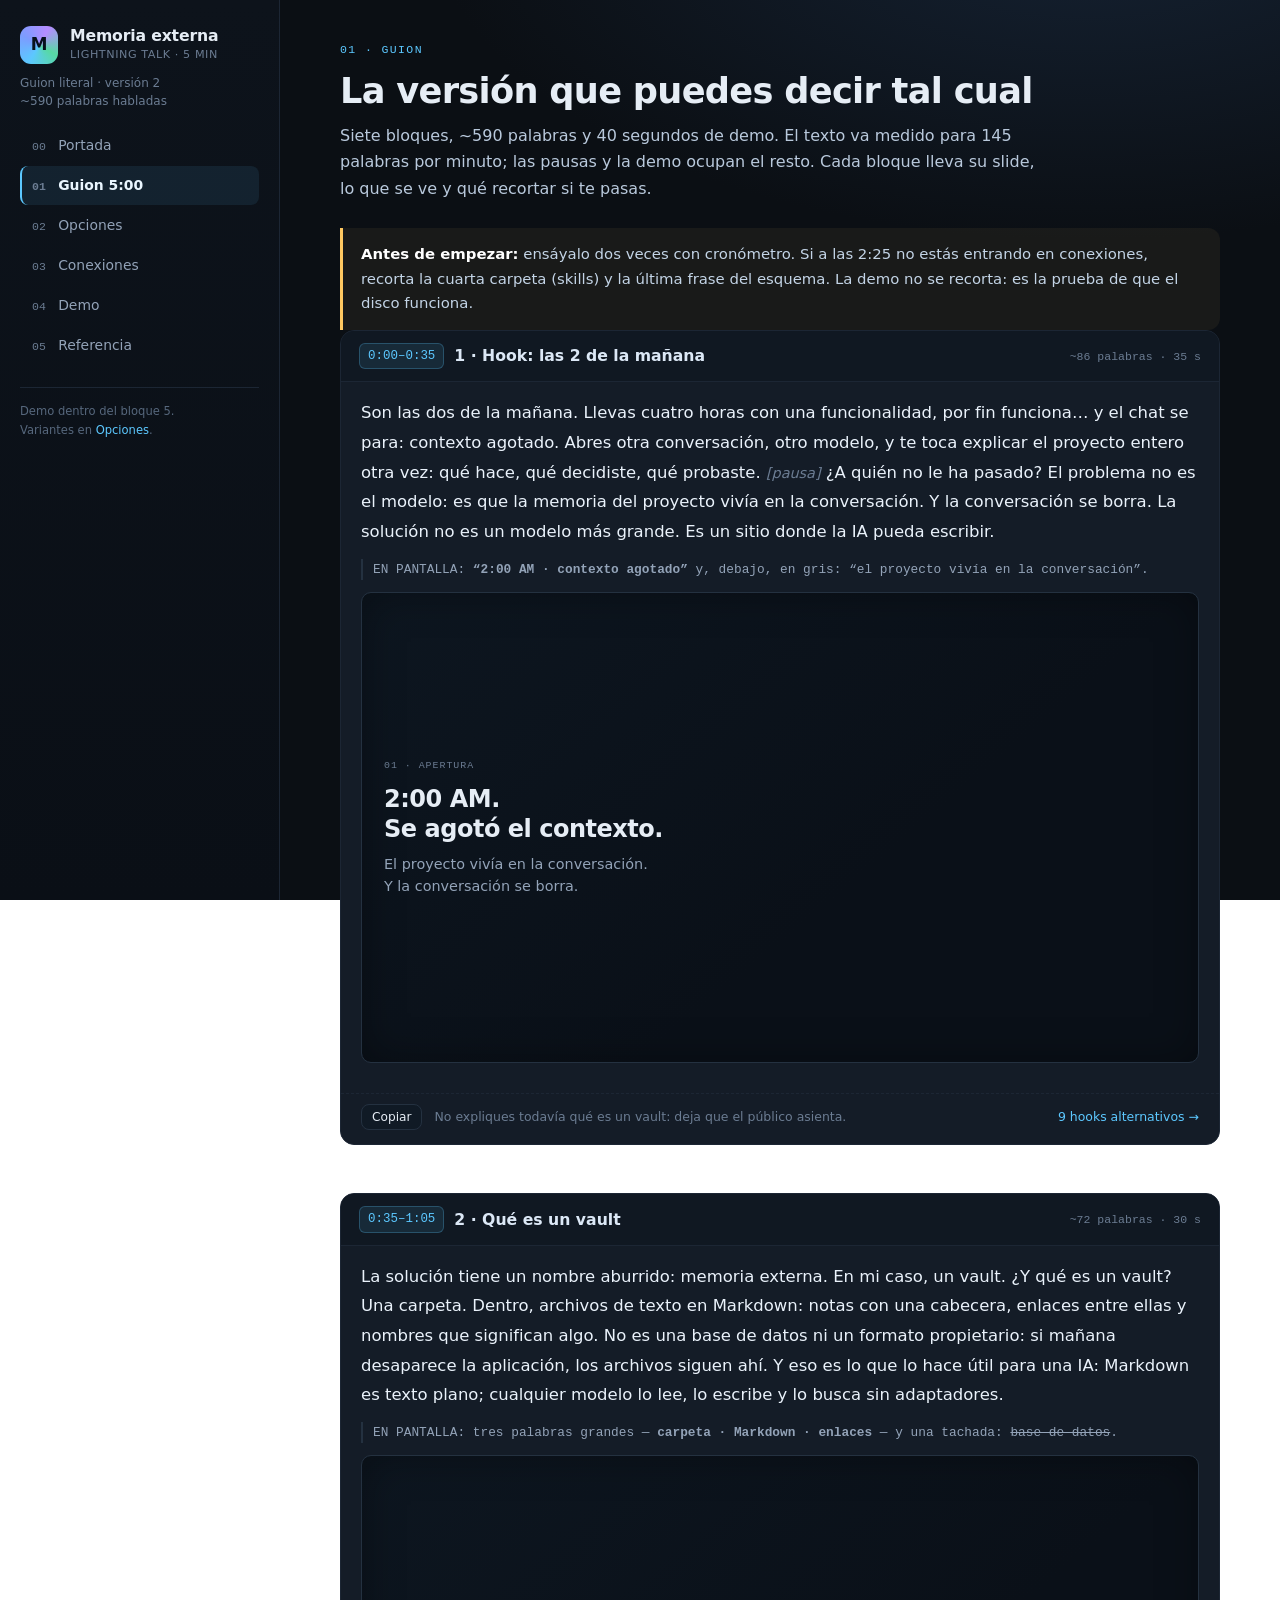
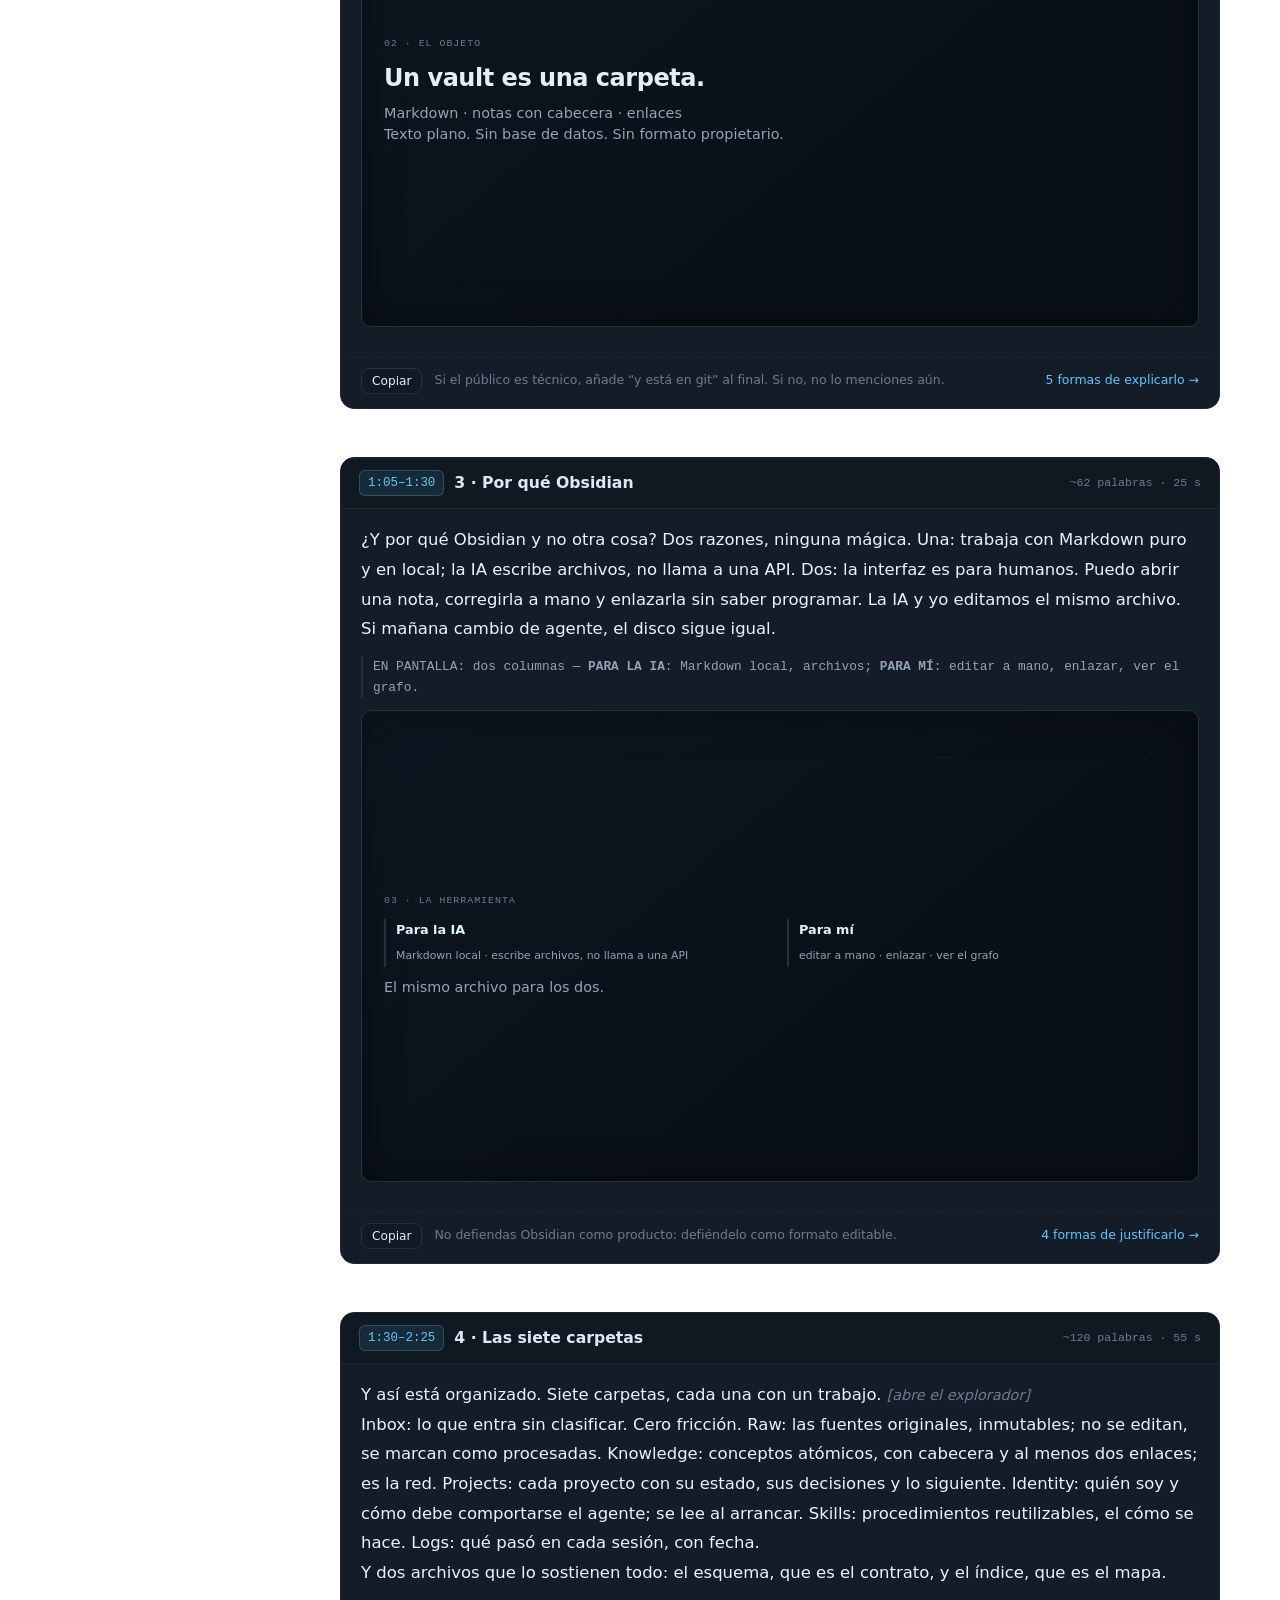
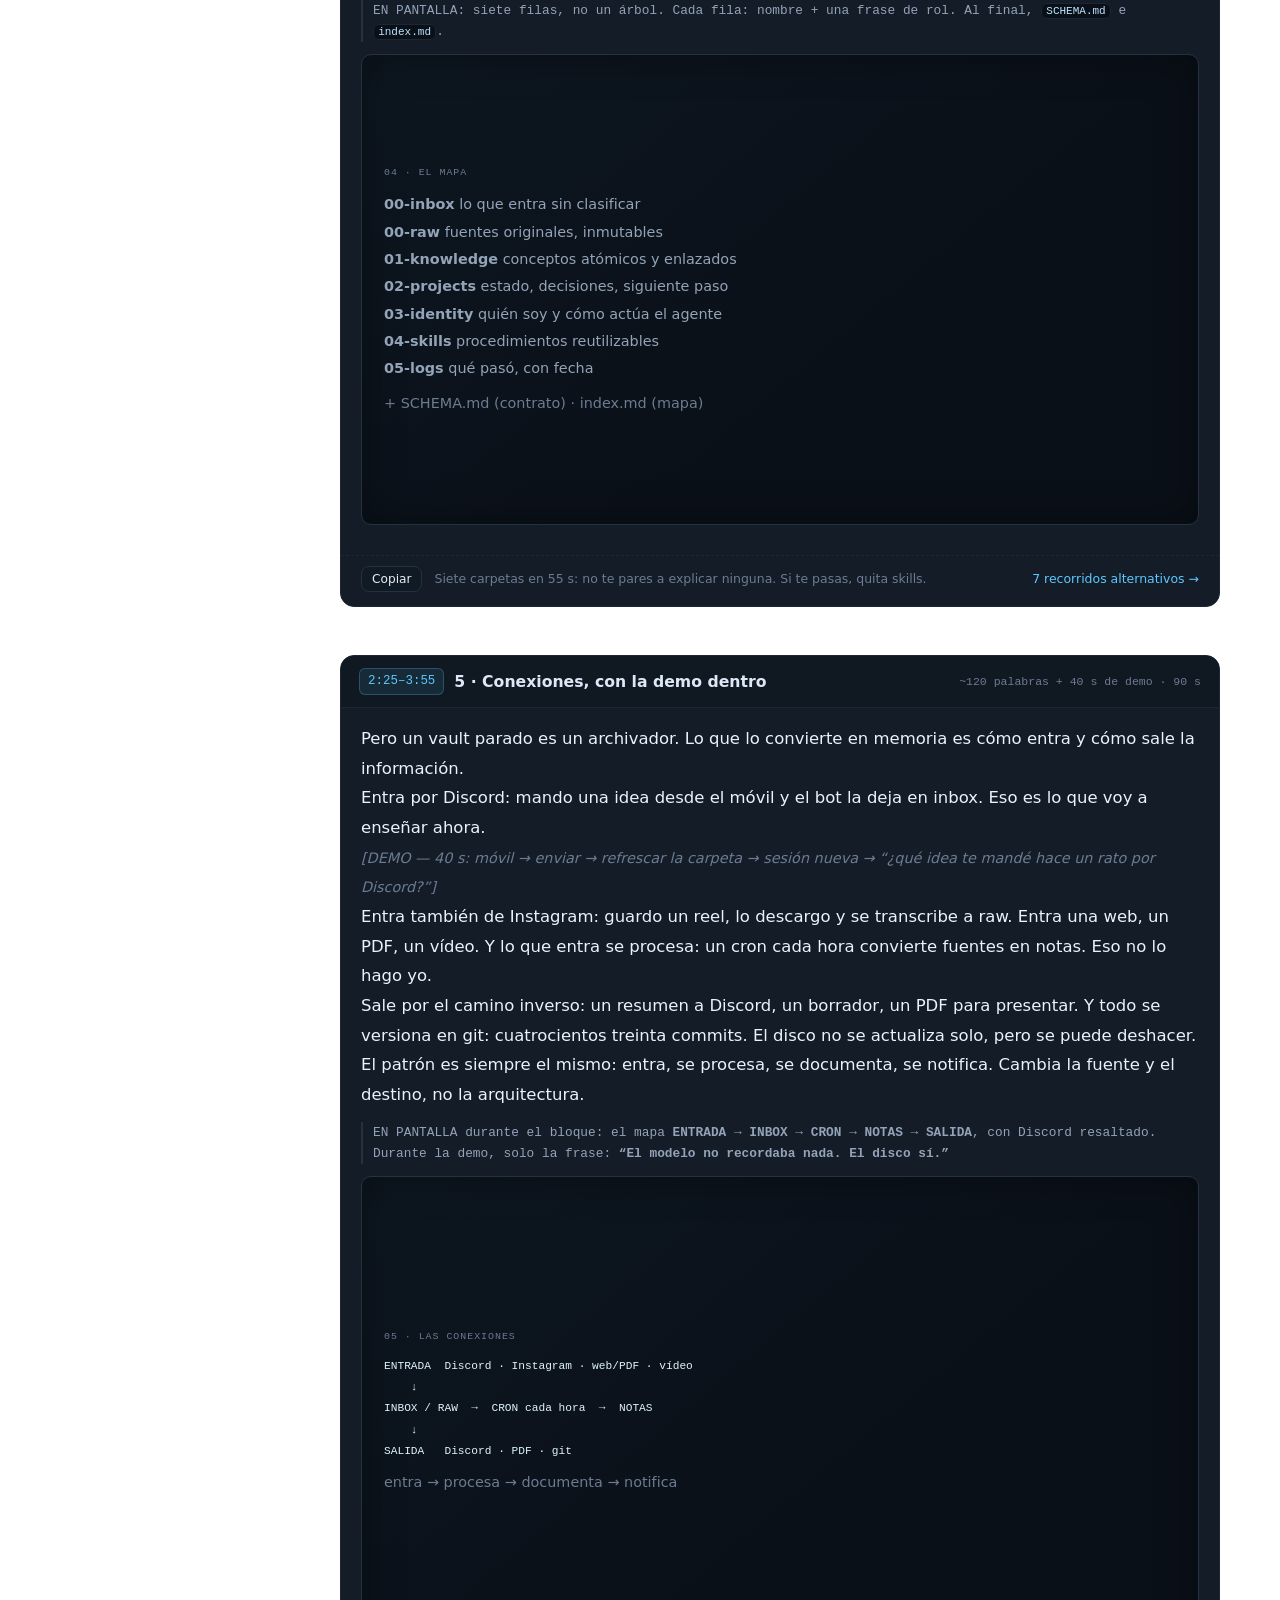
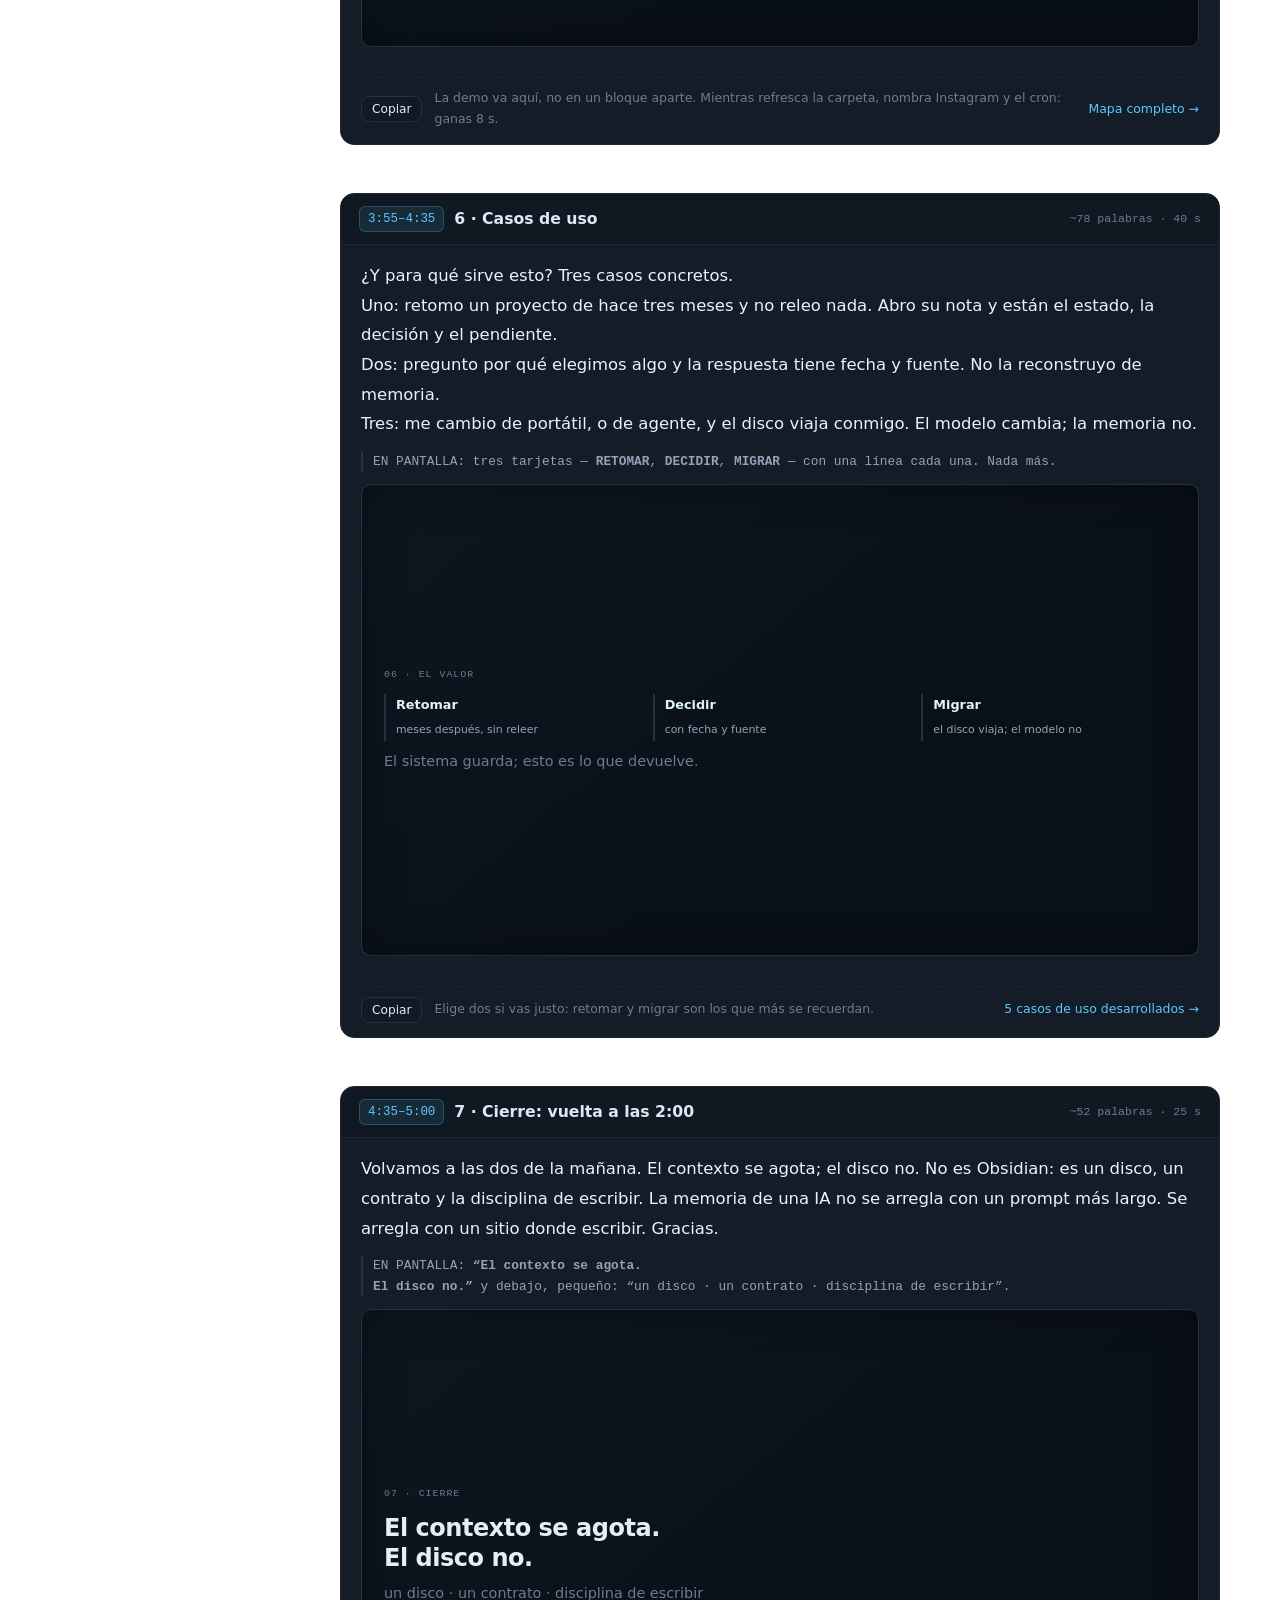
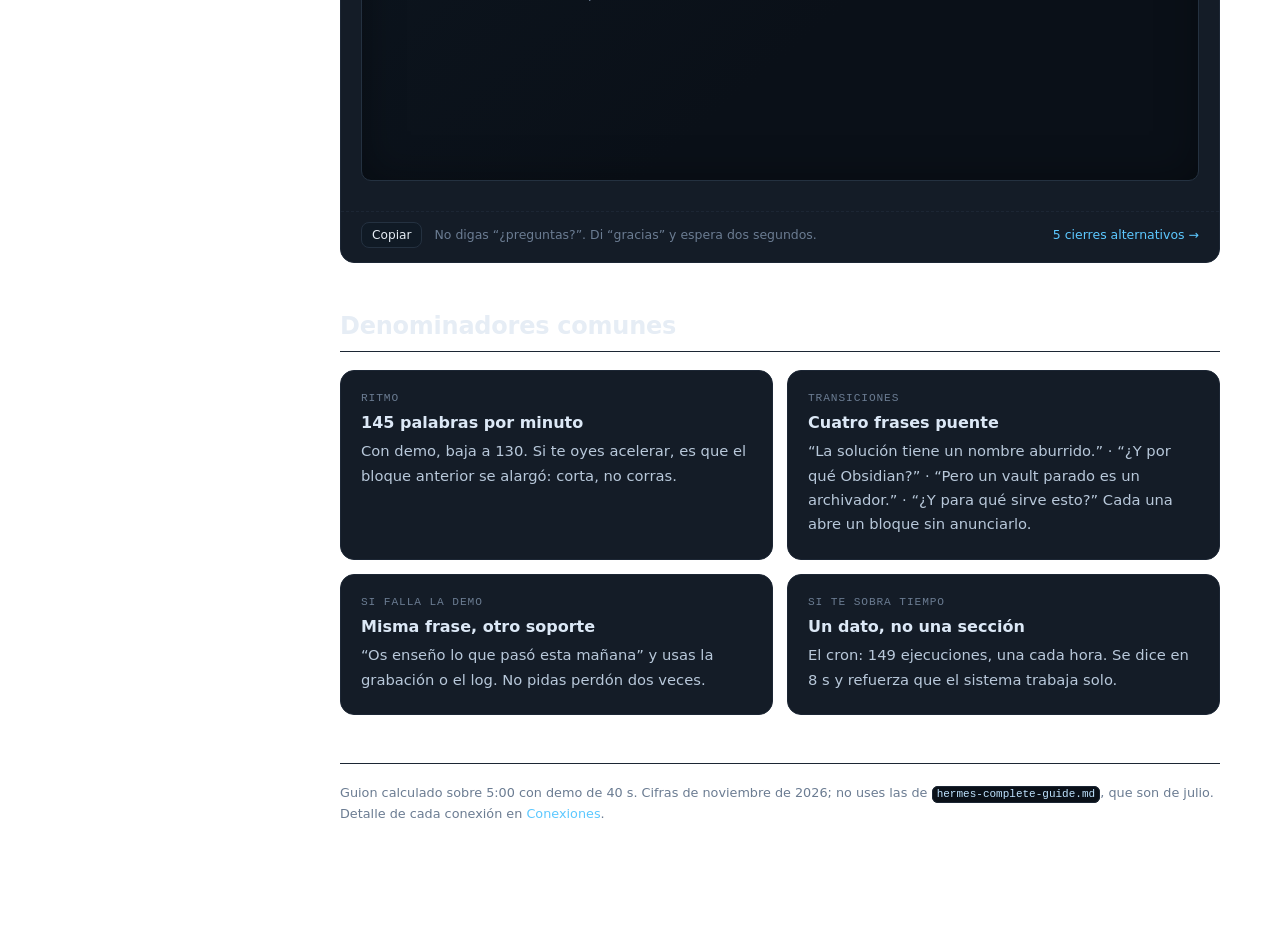
<file: charla-memoria-externa/guion.html>
<!DOCTYPE html>
<html lang="es">
<head>
<meta charset="utf-8">
<meta name="viewport" content="width=device-width, initial-scale=1">
<title>Charla · Guion literal 5:00</title>
<link rel="stylesheet" href="assets/style.css">
</head>
<body>
<div id="progress"></div>
<div class="layout">
  <aside>
    <div class="brand">
      <div class="logo">M</div>
      <div><h1>Memoria externa</h1><small>Lightning talk · 5 min</small></div>
    </div>
    <p class="side-meta">Guion literal · versión 2<br>~590 palabras habladas</p>
    <nav>
      <a href="index.html"><span class="num">00</span>Portada</a>
      <a class="active" href="guion.html"><span class="num">01</span>Guion 5:00</a>
      <a href="opciones.html"><span class="num">02</span>Opciones</a>
      <a href="conexiones.html"><span class="num">03</span>Conexiones</a>
      <a href="demo.html"><span class="num">04</span>Demo</a>
      <a href="referencia.html"><span class="num">05</span>Referencia</a>
    </nav>
    <div class="side-foot">
      Demo dentro del bloque 5.<br>
      Variantes en <a href="opciones.html">Opciones</a>.
    </div>
  </aside>

  <main>
    <header class="page">
      <div class="kicker">01 · Guion</div>
      <h2>La versión que puedes decir tal cual</h2>
      <p class="lead">Siete bloques, ~590 palabras y 40 segundos de demo. El texto va medido para 145 palabras por minuto; las pausas y la demo ocupan el resto. Cada bloque lleva su slide, lo que se ve y qué recortar si te pasas.</p>
    </header>

    <div class="callout warn">
      <strong>Antes de empezar:</strong> ensáyalo dos veces con cronómetro. Si a las 2:25 no estás entrando en conexiones, recorta la cuarta carpeta (skills) y la última frase del esquema. La demo no se recorta: es la prueba de que el disco funciona.
    </div>

    <section class="block" id="hook">
      <div class="script">
        <div class="script-head">
          <span class="time">0:00–0:35</span>
          <h3>1 · Hook: las 2 de la mañana</h3>
          <span class="meta">~86 palabras · 35 s</span>
        </div>
        <div class="script-body">
          <p class="say" id="say-hook">Son las dos de la mañana. Llevas cuatro horas con una funcionalidad, por fin funciona… y el chat se para: contexto agotado. Abres otra conversación, otro modelo, y te toca explicar el proyecto entero otra vez: qué hace, qué decidiste, qué probaste. <span class="act">[pausa]</span> ¿A quién no le ha pasado? El problema no es el modelo: es que la memoria del proyecto vivía en la conversación. Y la conversación se borra. La solución no es un modelo más grande. Es un sitio donde la IA pueda escribir.</p>
          <div class="screen">EN PANTALLA: <b>“2:00 AM · contexto agotado”</b> y, debajo, en gris: “el proyecto vivía en la conversación”.</div>
          <div class="slide">
            <div class="sl">01 · apertura</div>
            <div class="st">2:00 AM.<br>Se agotó el contexto.</div>
            <div class="ss">El proyecto vivía en la conversación.<br>Y la conversación se borra.</div>
          </div>
        </div>
        <div class="script-foot">
          <button class="copy" data-copy="#say-hook">Copiar</button>
          <span class="grow">No expliques todavía qué es un vault: deja que el público asienta.</span>
          <a href="opciones.html#hooks">9 hooks alternativos →</a>
        </div>
      </div>
    </section>

    <section class="block" id="vault">
      <div class="script">
        <div class="script-head">
          <span class="time">0:35–1:05</span>
          <h3>2 · Qué es un vault</h3>
          <span class="meta">~72 palabras · 30 s</span>
        </div>
        <div class="script-body">
          <p class="say" id="say-vault">La solución tiene un nombre aburrido: memoria externa. En mi caso, un vault. ¿Y qué es un vault? Una carpeta. Dentro, archivos de texto en Markdown: notas con una cabecera, enlaces entre ellas y nombres que significan algo. No es una base de datos ni un formato propietario: si mañana desaparece la aplicación, los archivos siguen ahí. Y eso es lo que lo hace útil para una IA: Markdown es texto plano; cualquier modelo lo lee, lo escribe y lo busca sin adaptadores.</p>
          <div class="screen">EN PANTALLA: tres palabras grandes — <b>carpeta · Markdown · enlaces</b> — y una tachada: <s>base de datos</s>.</div>
          <div class="slide">
            <div class="sl">02 · el objeto</div>
            <div class="st">Un vault es una carpeta.</div>
            <div class="ss">Markdown · notas con cabecera · enlaces<br>Texto plano. Sin base de datos. Sin formato propietario.</div>
          </div>
        </div>
        <div class="script-foot">
          <button class="copy" data-copy="#say-vault">Copiar</button>
          <span class="grow">Si el público es técnico, añade “y está en git” al final. Si no, no lo menciones aún.</span>
          <a href="opciones.html#vault">5 formas de explicarlo →</a>
        </div>
      </div>
    </section>

    <section class="block" id="obsidian">
      <div class="script">
        <div class="script-head">
          <span class="time">1:05–1:30</span>
          <h3>3 · Por qué Obsidian</h3>
          <span class="meta">~62 palabras · 25 s</span>
        </div>
        <div class="script-body">
          <p class="say" id="say-obsidian">¿Y por qué Obsidian y no otra cosa? Dos razones, ninguna mágica. Una: trabaja con Markdown puro y en local; la IA escribe archivos, no llama a una API. Dos: la interfaz es para humanos. Puedo abrir una nota, corregirla a mano y enlazarla sin saber programar. La IA y yo editamos el mismo archivo. Si mañana cambio de agente, el disco sigue igual.</p>
          <div class="screen">EN PANTALLA: dos columnas — <b>PARA LA IA</b>: Markdown local, archivos; <b>PARA MÍ</b>: editar a mano, enlazar, ver el grafo.</div>
          <div class="slide">
            <div class="sl">03 · la herramienta</div>
            <div class="row">
              <div class="col"><b>Para la IA</b><span>Markdown local · escribe archivos, no llama a una API</span></div>
              <div class="col"><b>Para mí</b><span>editar a mano · enlazar · ver el grafo</span></div>
            </div>
            <div class="ss">El mismo archivo para los dos.</div>
          </div>
        </div>
        <div class="script-foot">
          <button class="copy" data-copy="#say-obsidian">Copiar</button>
          <span class="grow">No defiendas Obsidian como producto: defiéndelo como formato editable.</span>
          <a href="opciones.html#obsidian">4 formas de justificarlo →</a>
        </div>
      </div>
    </section>

    <section class="block" id="carpetas">
      <div class="script">
        <div class="script-head">
          <span class="time">1:30–2:25</span>
          <h3>4 · Las siete carpetas</h3>
          <span class="meta">~120 palabras · 55 s</span>
        </div>
        <div class="script-body">
          <div id="say-carpetas">
          <p class="say">Y así está organizado. Siete carpetas, cada una con un trabajo. <span class="act">[abre el explorador]</span></p>
          <p class="say">Inbox: lo que entra sin clasificar. Cero fricción. Raw: las fuentes originales, inmutables; no se editan, se marcan como procesadas. Knowledge: conceptos atómicos, con cabecera y al menos dos enlaces; es la red. Projects: cada proyecto con su estado, sus decisiones y lo siguiente. Identity: quién soy y cómo debe comportarse el agente; se lee al arrancar. Skills: procedimientos reutilizables, el cómo se hace. Logs: qué pasó en cada sesión, con fecha.</p>
          <p class="say">Y dos archivos que lo sostienen todo: el esquema, que es el contrato, y el índice, que es el mapa.</p>
          </div>
          <div class="screen">EN PANTALLA: siete filas, no un árbol. Cada fila: nombre + una frase de rol. Al final, <code>SCHEMA.md</code> e <code>index.md</code>.</div>
          <div class="slide">
            <div class="sl">04 · el mapa</div>
            <div class="ss" style="line-height:1.9">
              <b>00-inbox</b> lo que entra sin clasificar<br>
              <b>00-raw</b> fuentes originales, inmutables<br>
              <b>01-knowledge</b> conceptos atómicos y enlazados<br>
              <b>02-projects</b> estado, decisiones, siguiente paso<br>
              <b>03-identity</b> quién soy y cómo actúa el agente<br>
              <b>04-skills</b> procedimientos reutilizables<br>
              <b>05-logs</b> qué pasó, con fecha
            </div>
            <div class="ss" style="color:var(--dim)">+ SCHEMA.md (contrato) · index.md (mapa)</div>
          </div>
        </div>
        <div class="script-foot">
          <button class="copy" data-copy="#say-carpetas">Copiar</button>
          <span class="grow">Siete carpetas en 55 s: no te pares a explicar ninguna. Si te pasas, quita skills.</span>
          <a href="opciones.html#recorridos">7 recorridos alternativos →</a>
        </div>
      </div>
    </section>

    <section class="block" id="conexiones">
      <div class="script">
        <div class="script-head">
          <span class="time">2:25–3:55</span>
          <h3>5 · Conexiones, con la demo dentro</h3>
          <span class="meta">~120 palabras + 40 s de demo · 90 s</span>
        </div>
        <div class="script-body">
          <div id="say-conexiones">
          <p class="say">Pero un vault parado es un archivador. Lo que lo convierte en memoria es cómo entra y cómo sale la información.</p>
          <p class="say">Entra por Discord: mando una idea desde el móvil y el bot la deja en inbox. Eso es lo que voy a enseñar ahora.</p>
          <p class="say"><span class="act">[DEMO — 40 s: móvil → enviar → refrescar la carpeta → sesión nueva → “¿qué idea te mandé hace un rato por Discord?”]</span></p>
          <p class="say">Entra también de Instagram: guardo un reel, lo descargo y se transcribe a raw. Entra una web, un PDF, un vídeo. Y lo que entra se procesa: un cron cada hora convierte fuentes en notas. Eso no lo hago yo.</p>
          <p class="say">Sale por el camino inverso: un resumen a Discord, un borrador, un PDF para presentar. Y todo se versiona en git: cuatrocientos treinta commits. El disco no se actualiza solo, pero se puede deshacer.</p>
          <p class="say">El patrón es siempre el mismo: entra, se procesa, se documenta, se notifica. Cambia la fuente y el destino, no la arquitectura.</p>
          </div>
          <div class="screen">EN PANTALLA durante el bloque: el mapa <b>ENTRADA → INBOX → CRON → NOTAS → SALIDA</b>, con Discord resaltado. Durante la demo, solo la frase: <b>“El modelo no recordaba nada. El disco sí.”</b></div>
          <div class="slide">
            <div class="sl">05 · las conexiones</div>
            <div class="ss" style="font-family:var(--mono);font-size:.7rem;color:#dff3ff;line-height:1.9">
              ENTRADA&nbsp; Discord · Instagram · web/PDF · vídeo<br>
              &nbsp;&nbsp;&nbsp;&nbsp;↓<br>
              INBOX / RAW&nbsp; →&nbsp; CRON cada hora&nbsp; →&nbsp; NOTAS<br>
              &nbsp;&nbsp;&nbsp;&nbsp;↓<br>
              SALIDA&nbsp;&nbsp; Discord · PDF · git
            </div>
            <div class="ss" style="color:var(--dim)">entra → procesa → documenta → notifica</div>
          </div>
        </div>
        <div class="script-foot">
          <button class="copy" data-copy="#say-conexiones">Copiar</button>
          <span class="grow">La demo va aquí, no en un bloque aparte. Mientras refresca la carpeta, nombra Instagram y el cron: ganas 8 s.</span>
          <a href="conexiones.html">Mapa completo →</a>
        </div>
      </div>
    </section>

    <section class="block" id="casos">
      <div class="script">
        <div class="script-head">
          <span class="time">3:55–4:35</span>
          <h3>6 · Casos de uso</h3>
          <span class="meta">~78 palabras · 40 s</span>
        </div>
        <div class="script-body">
          <p class="say" id="say-casos">¿Y para qué sirve esto? Tres casos concretos.</p>
          <p class="say">Uno: retomo un proyecto de hace tres meses y no releo nada. Abro su nota y están el estado, la decisión y el pendiente.</p>
          <p class="say">Dos: pregunto por qué elegimos algo y la respuesta tiene fecha y fuente. No la reconstruyo de memoria.</p>
          <p class="say">Tres: me cambio de portátil, o de agente, y el disco viaja conmigo. El modelo cambia; la memoria no.</p>
          <div class="screen">EN PANTALLA: tres tarjetas — <b>RETOMAR</b>, <b>DECIDIR</b>, <b>MIGRAR</b> — con una línea cada una. Nada más.</div>
          <div class="slide">
            <div class="sl">06 · el valor</div>
            <div class="row">
              <div class="col"><b>Retomar</b><span>meses después, sin releer</span></div>
              <div class="col"><b>Decidir</b><span>con fecha y fuente</span></div>
              <div class="col"><b>Migrar</b><span>el disco viaja; el modelo no</span></div>
            </div>
            <div class="ss" style="color:var(--dim)">El sistema guarda; esto es lo que devuelve.</div>
          </div>
        </div>
        <div class="script-foot">
          <button class="copy" data-copy="#say-casos">Copiar</button>
          <span class="grow">Elige dos si vas justo: retomar y migrar son los que más se recuerdan.</span>
          <a href="opciones.html#casos">5 casos de uso desarrollados →</a>
        </div>
      </div>
    </section>

    <section class="block" id="cierre">
      <div class="script">
        <div class="script-head">
          <span class="time">4:35–5:00</span>
          <h3>7 · Cierre: vuelta a las 2:00</h3>
          <span class="meta">~52 palabras · 25 s</span>
        </div>
        <div class="script-body">
          <p class="say" id="say-cierre">Volvamos a las dos de la mañana. El contexto se agota; el disco no. No es Obsidian: es un disco, un contrato y la disciplina de escribir. La memoria de una IA no se arregla con un prompt más largo. Se arregla con un sitio donde escribir. Gracias.</p>
          <div class="screen">EN PANTALLA: <b>“El contexto se agota.<br>El disco no.”</b> y debajo, pequeño: “un disco · un contrato · disciplina de escribir”.</div>
          <div class="slide">
            <div class="sl">07 · cierre</div>
            <div class="st">El contexto se agota.<br>El disco no.</div>
            <div class="ss" style="color:var(--dim)">un disco · un contrato · disciplina de escribir</div>
          </div>
        </div>
        <div class="script-foot">
          <button class="copy" data-copy="#say-cierre">Copiar</button>
          <span class="grow">No digas “¿preguntas?”. Di “gracias” y espera dos segundos.</span>
          <a href="opciones.html#cierres">5 cierres alternativos →</a>
        </div>
      </div>
    </section>

    <section class="block">
      <div class="sec-head"><h2>Denominadores comunes</h2></div>
      <div class="grid g2">
        <div class="card"><span class="k">Ritmo</span><h3>145 palabras por minuto</h3>
          <p>Con demo, baja a 130. Si te oyes acelerar, es que el bloque anterior se alargó: corta, no corras.</p></div>
        <div class="card"><span class="k">Transiciones</span><h3>Cuatro frases puente</h3>
          <p>“La solución tiene un nombre aburrido.” · “¿Y por qué Obsidian?” · “Pero un vault parado es un archivador.” · “¿Y para qué sirve esto?” Cada una abre un bloque sin anunciarlo.</p></div>
        <div class="card"><span class="k">Si falla la demo</span><h3>Misma frase, otro soporte</h3>
          <p>“Os enseño lo que pasó esta mañana” y usas la grabación o el log. No pidas perdón dos veces.</p></div>
        <div class="card"><span class="k">Si te sobra tiempo</span><h3>Un dato, no una sección</h3>
          <p>El cron: 149 ejecuciones, una cada hora. Se dice en 8 s y refuerza que el sistema trabaja solo.</p></div>
      </div>
    </section>

    <p class="footer">Guion calculado sobre 5:00 con demo de 40 s. Cifras de noviembre de 2026; no uses las de <code>hermes-complete-guide.md</code>, que son de julio. Detalle de cada conexión en <a href="conexiones.html">Conexiones</a>.</p>
  </main>
</div>
<script src="assets/app.js"></script>
</body>
</html>
</file>
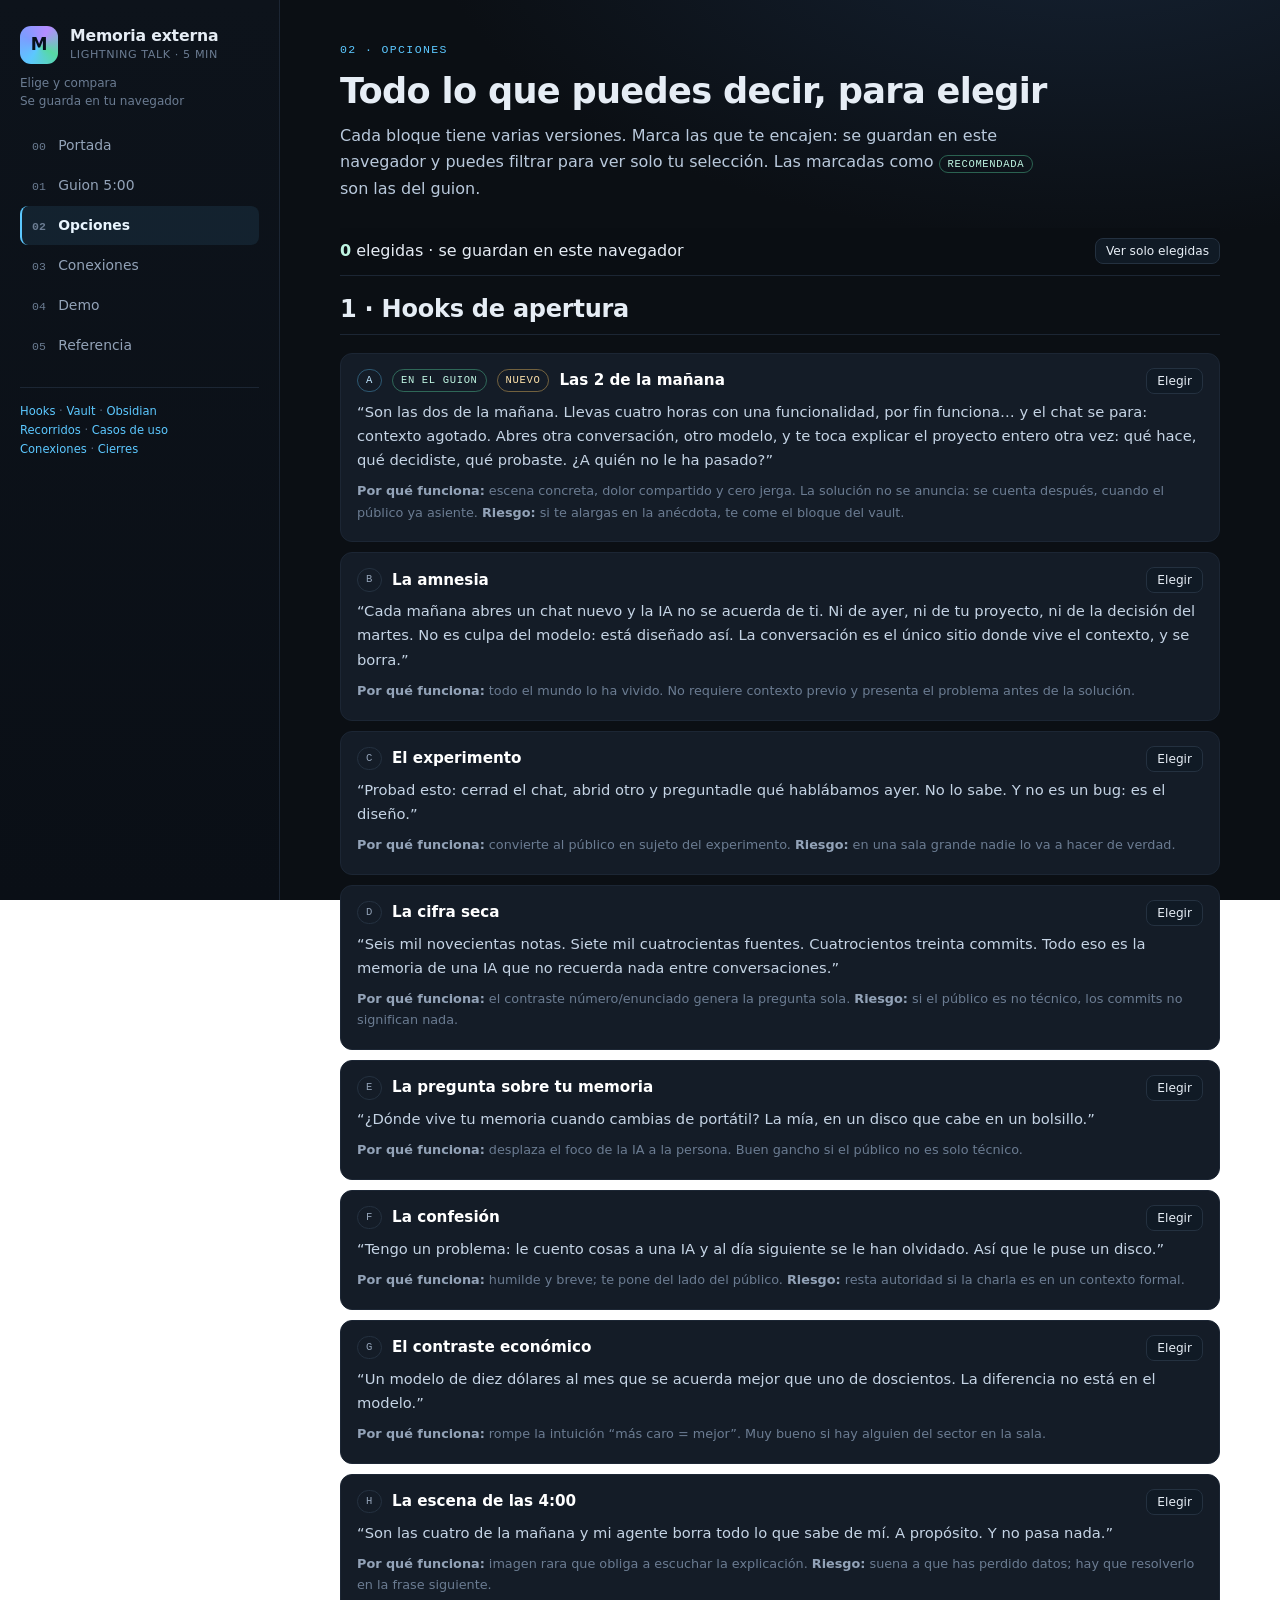
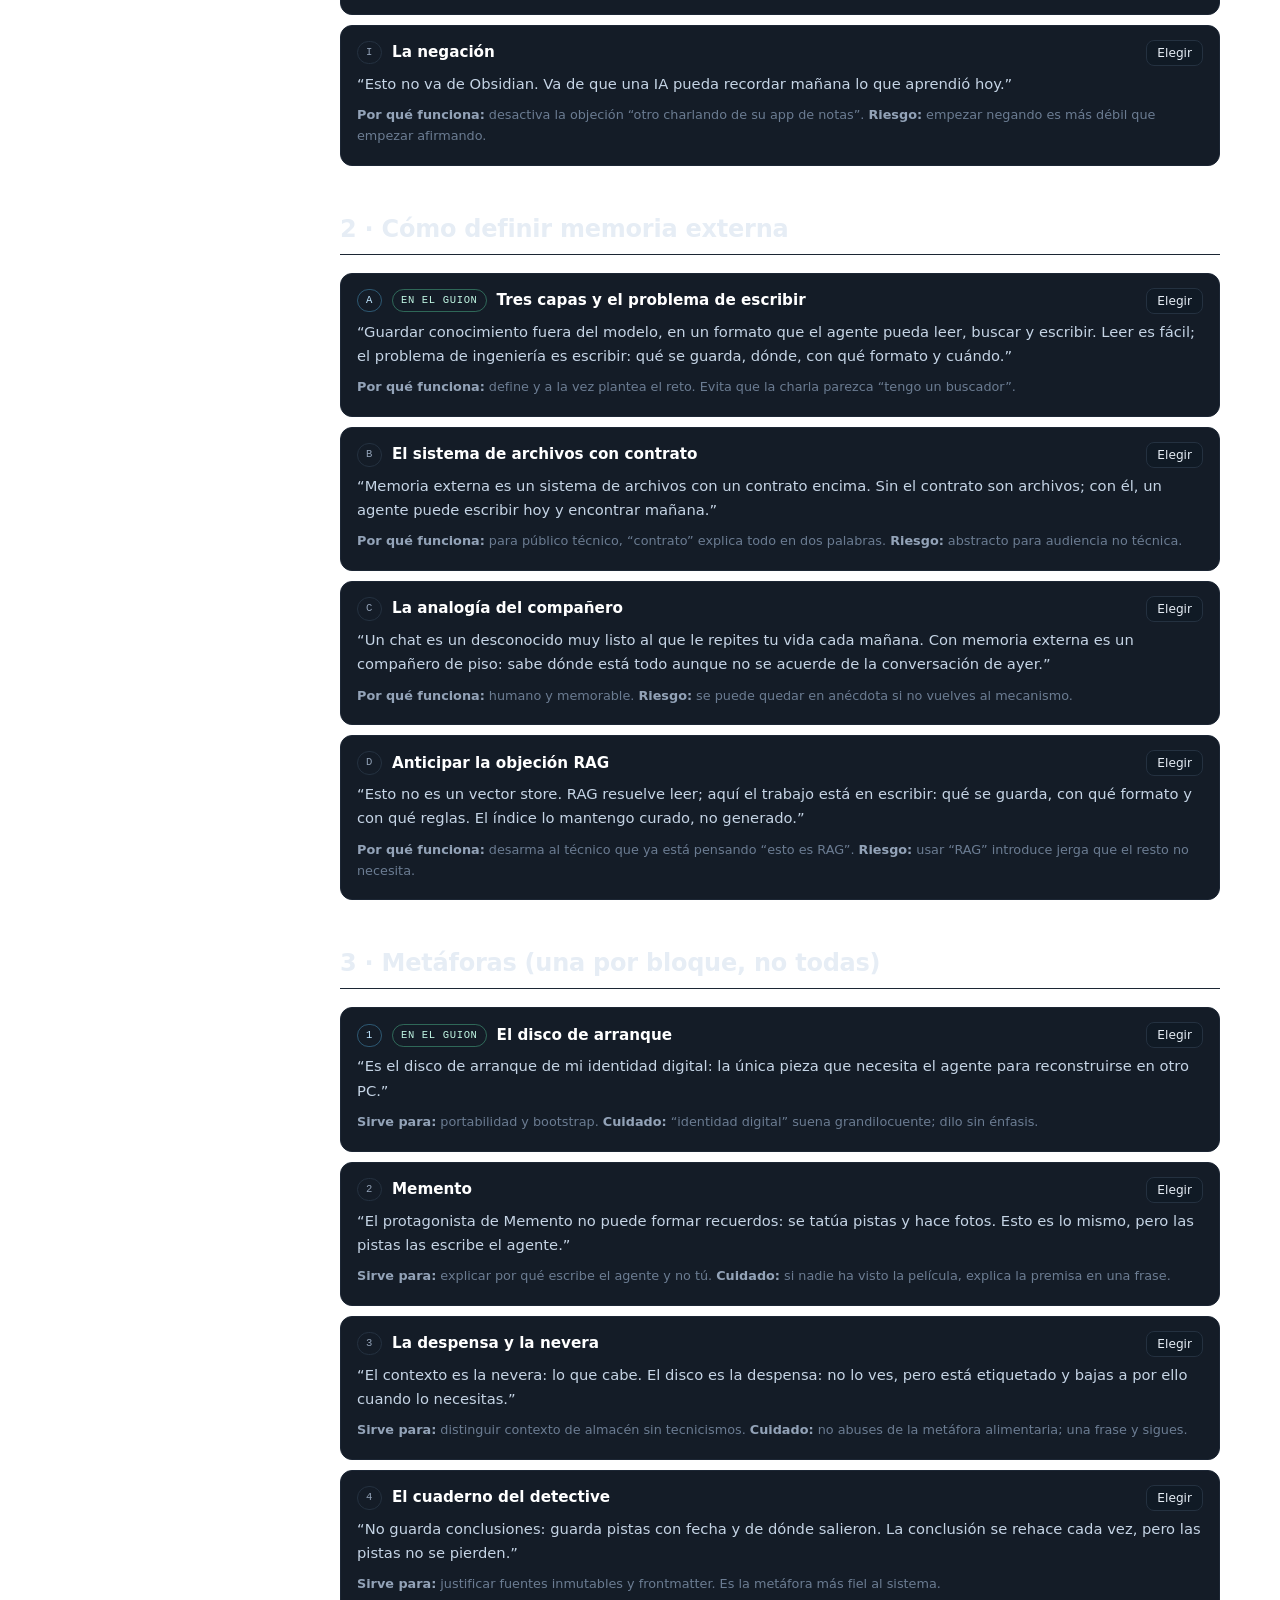
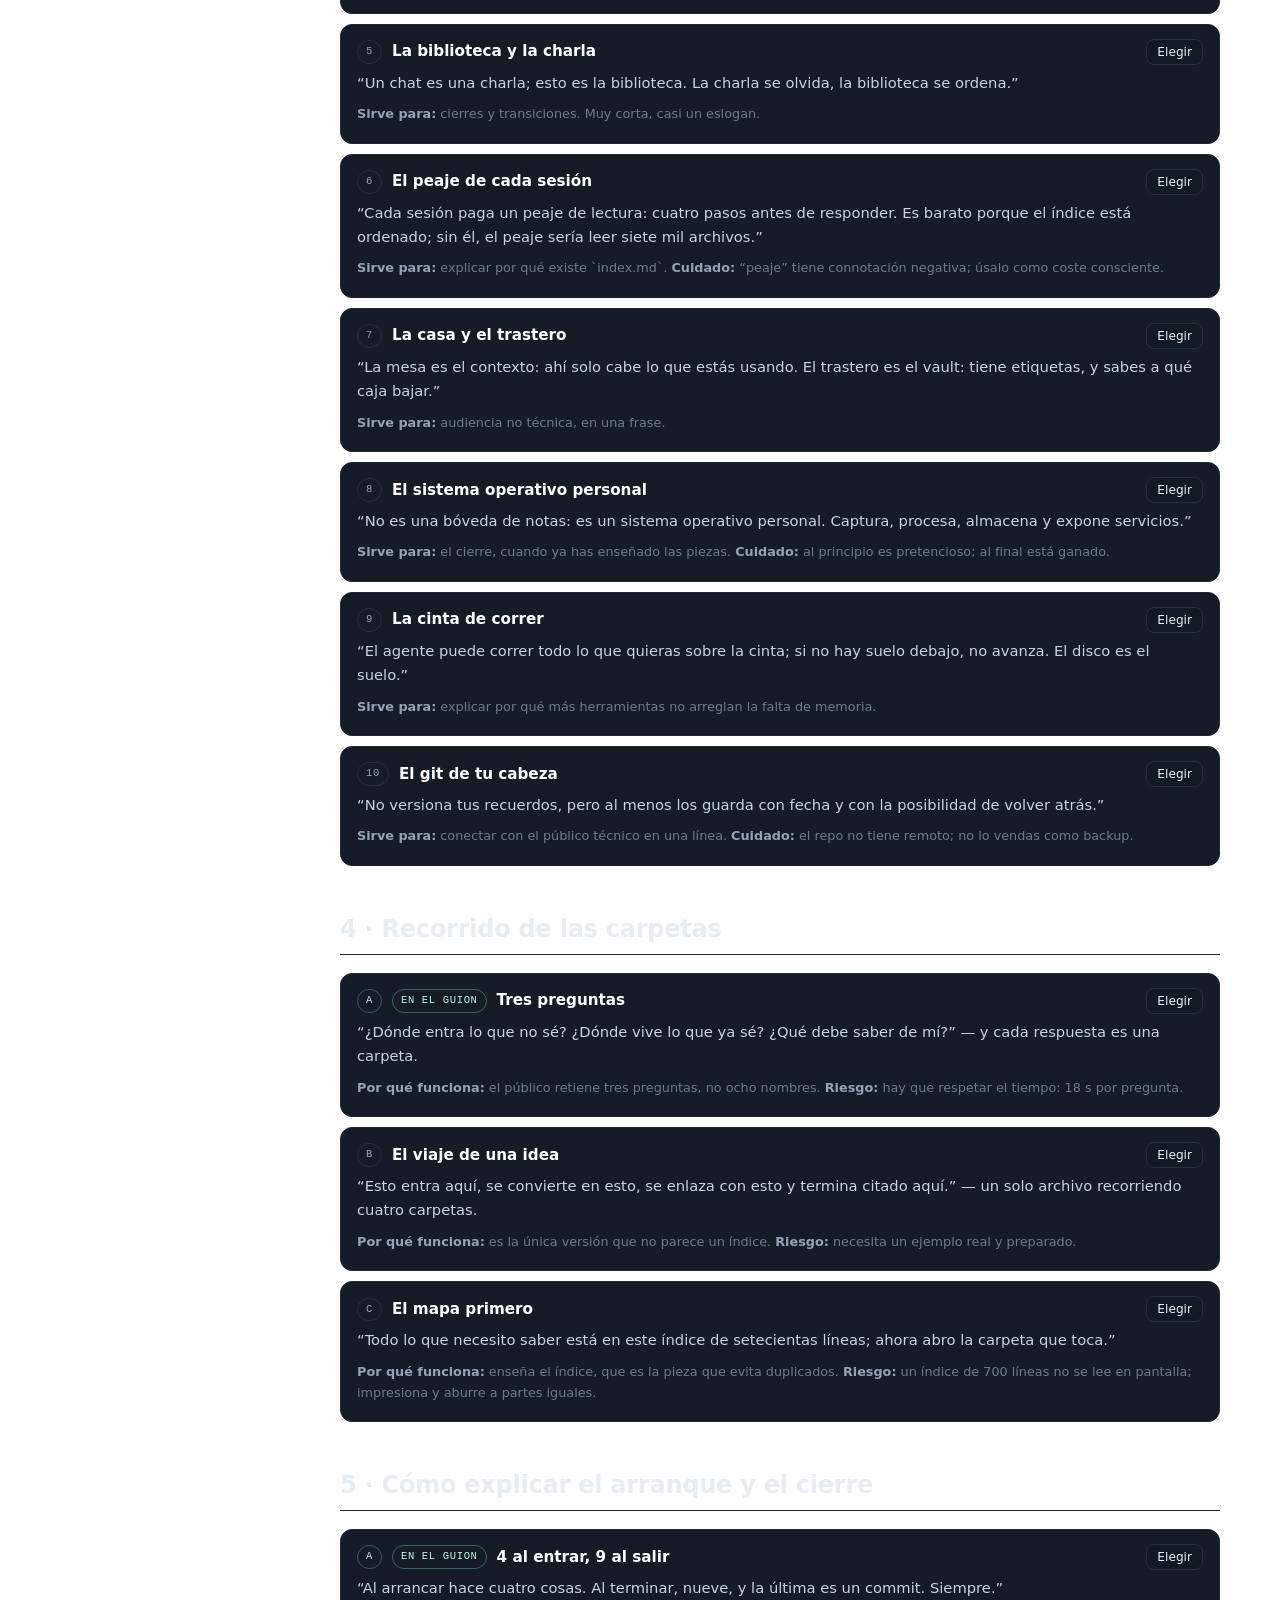
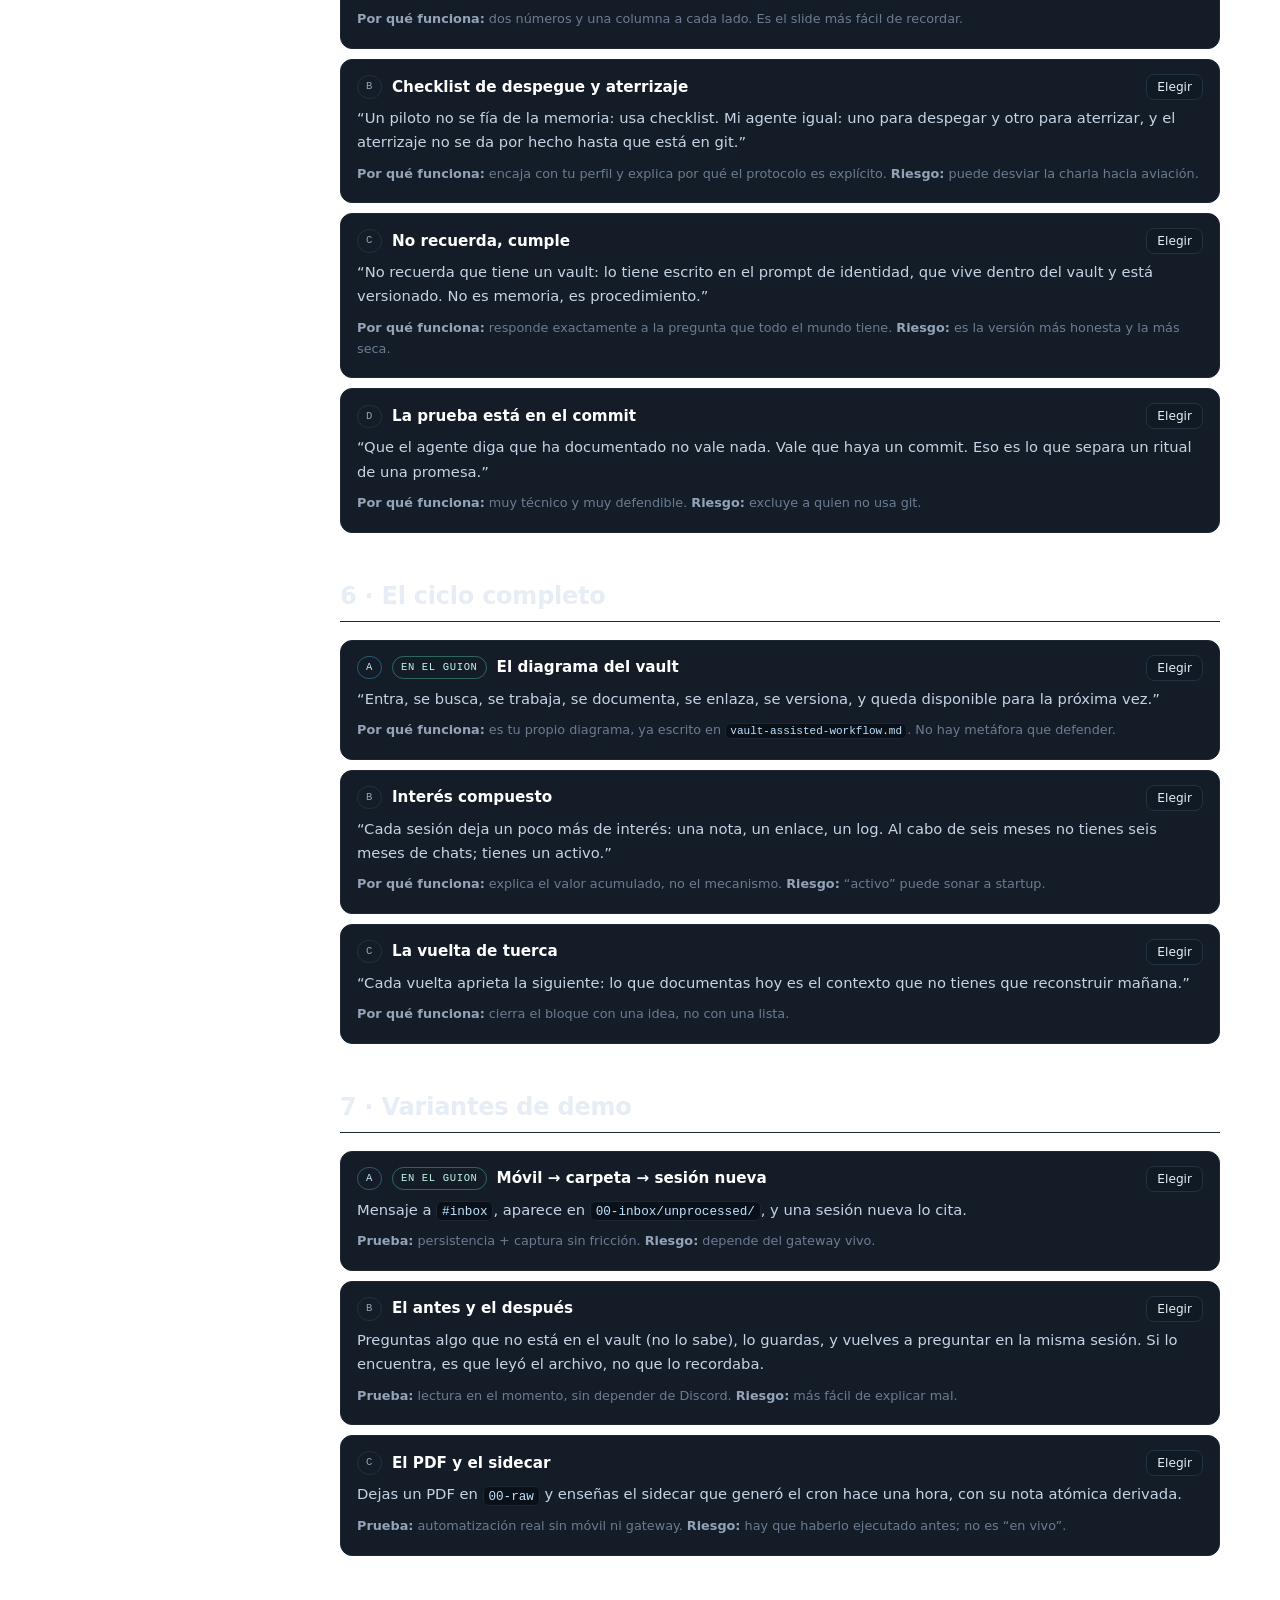
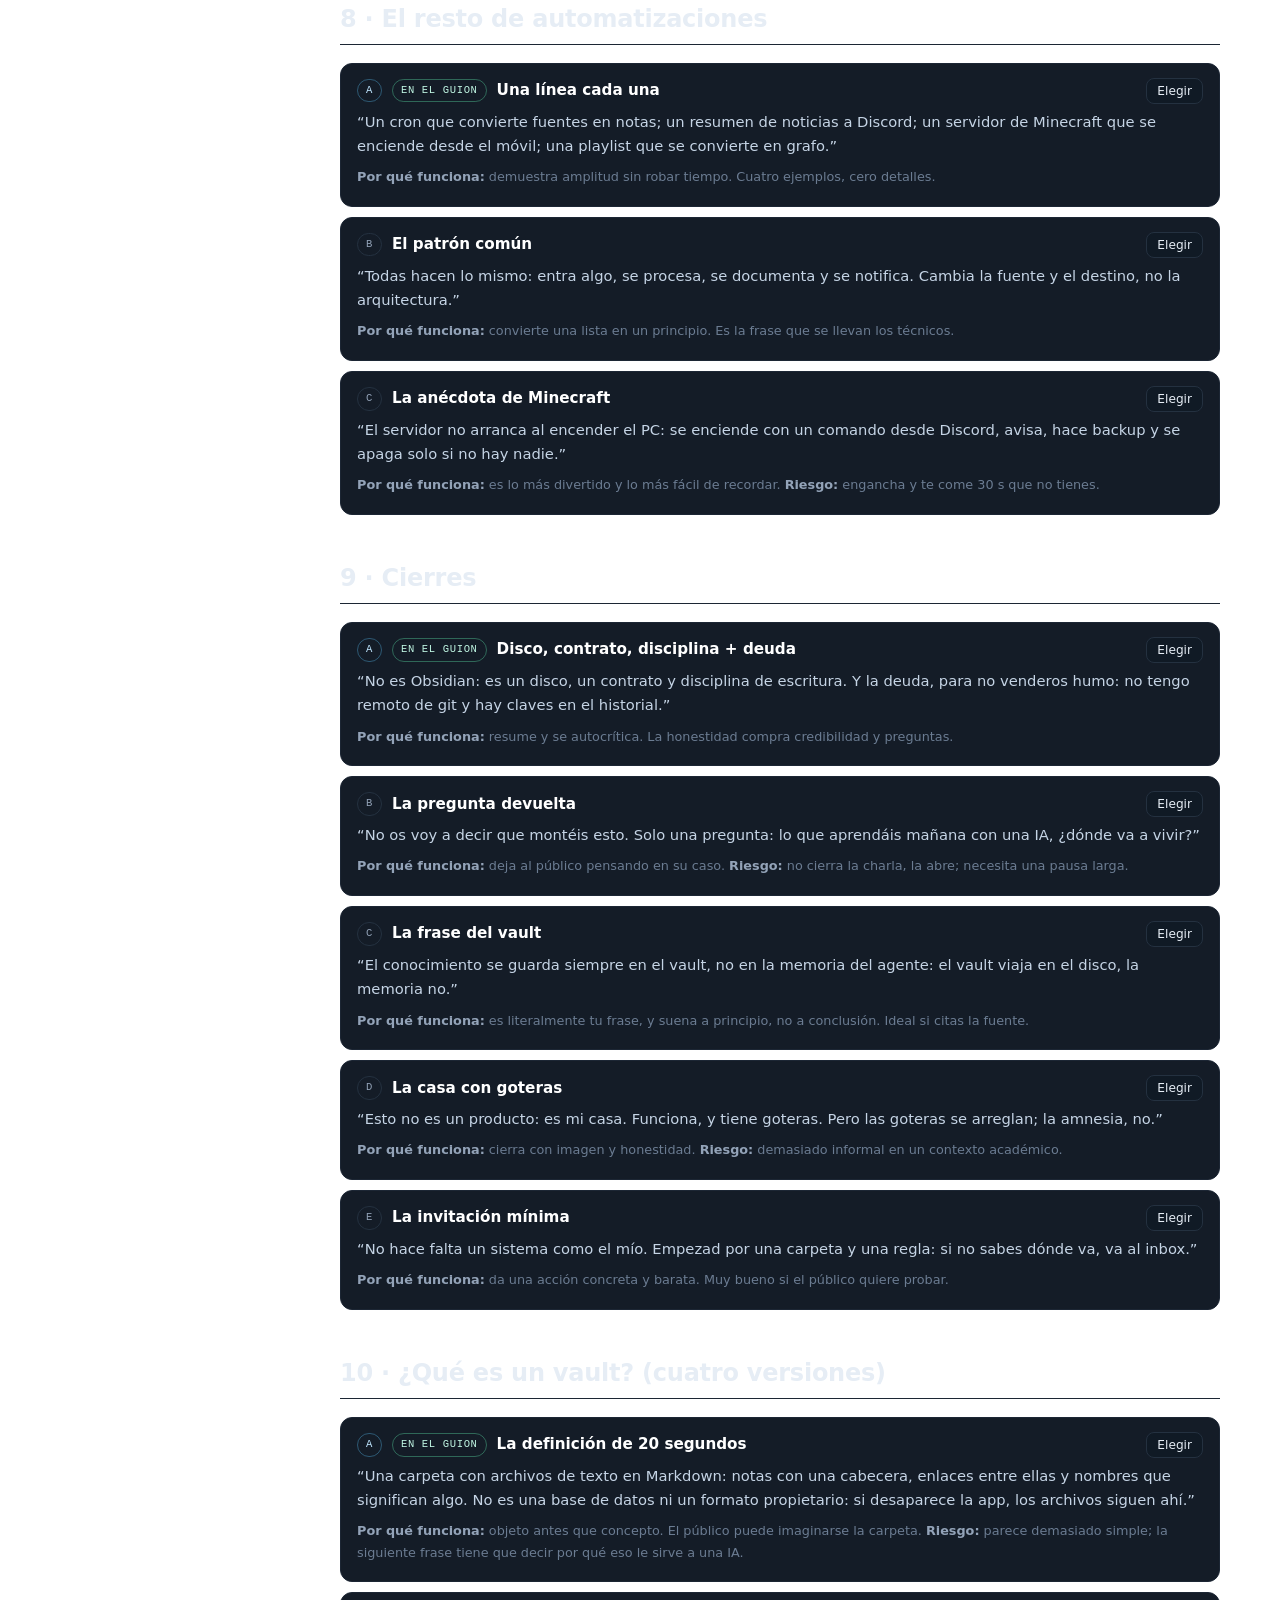
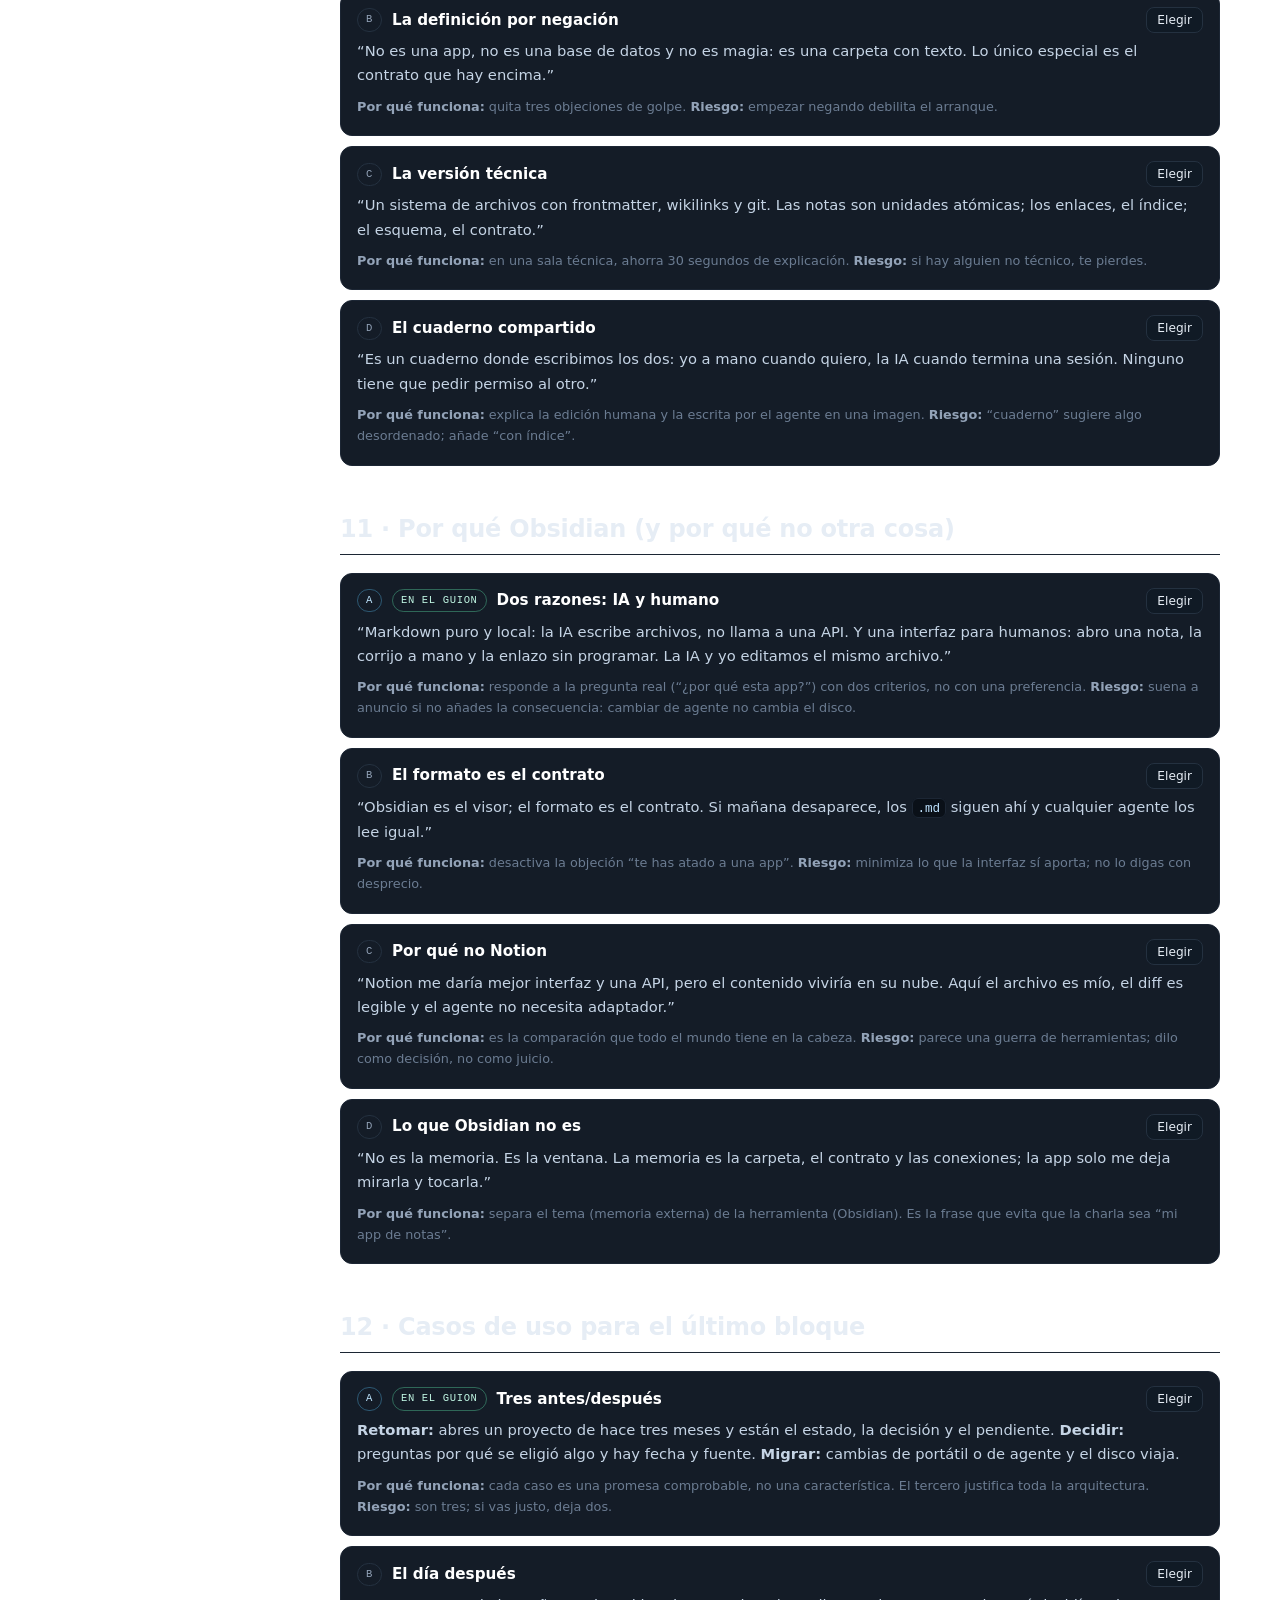
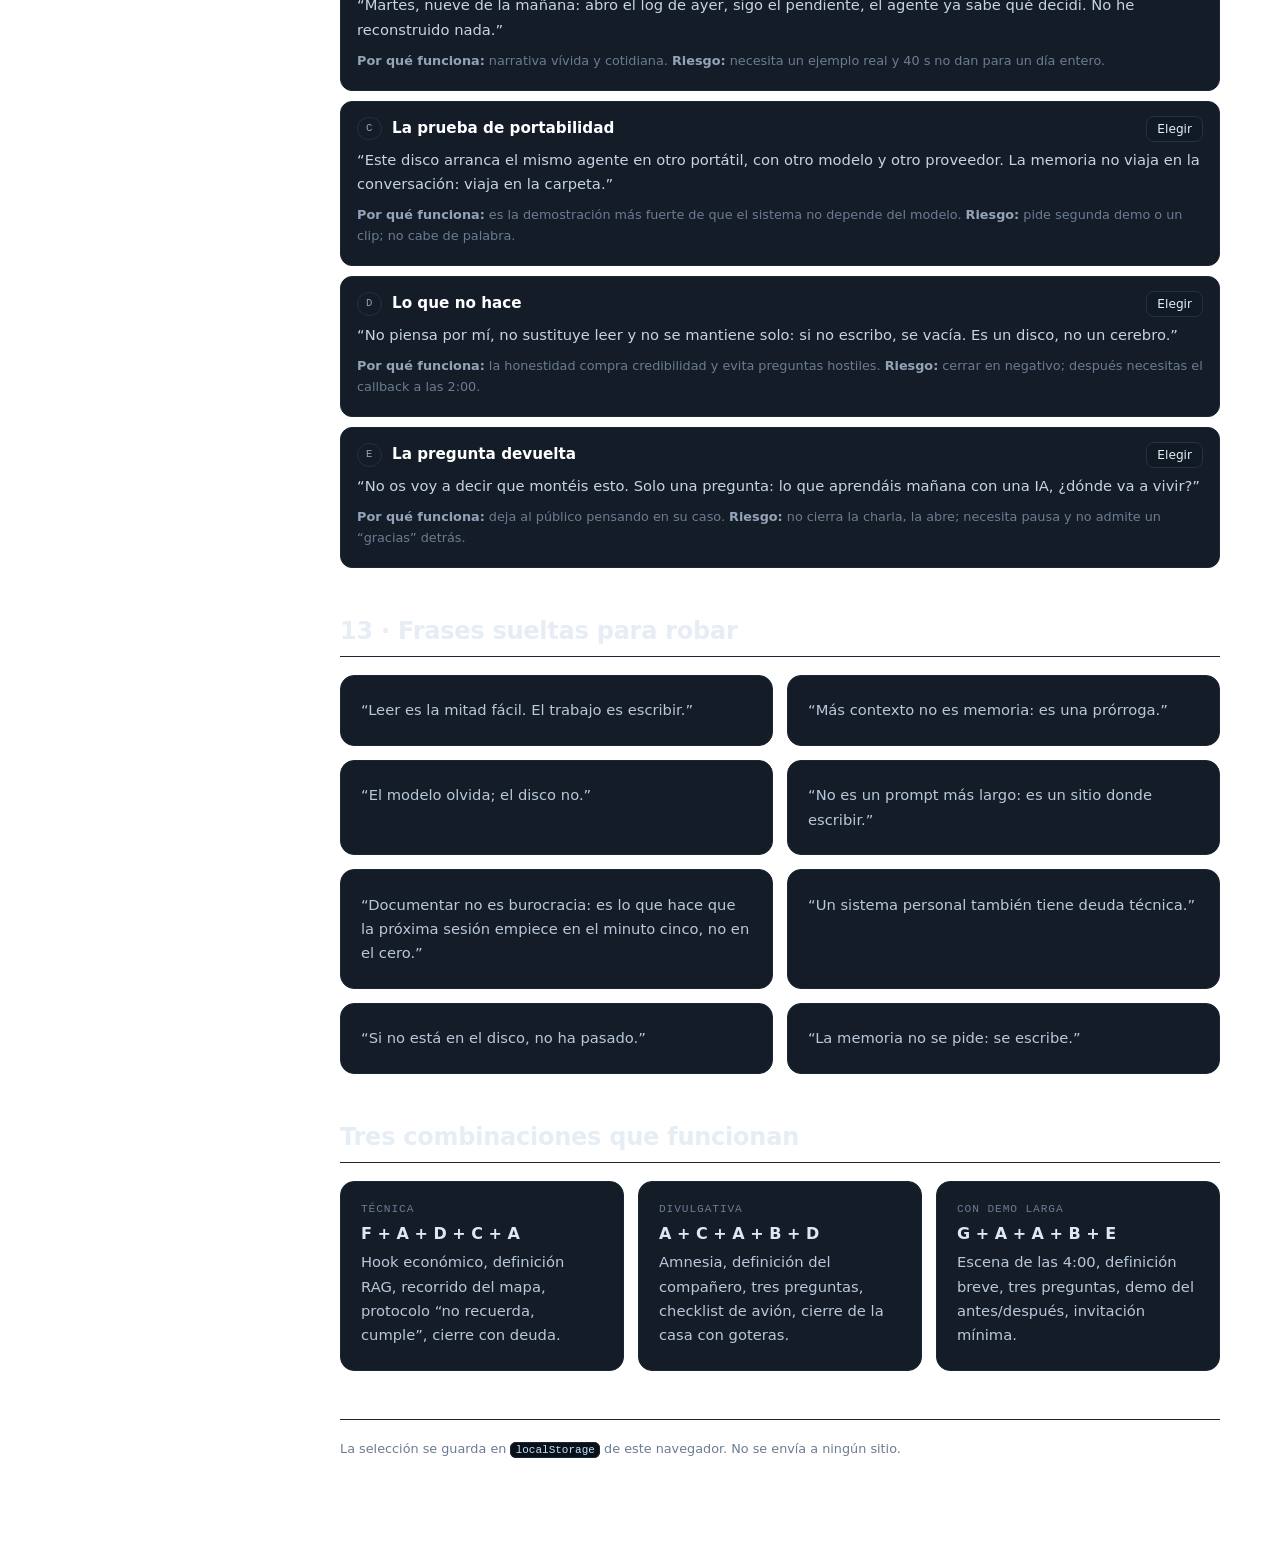
<file: charla-memoria-externa/opciones.html>
<!DOCTYPE html>
<html lang="es">
<head>
<meta charset="utf-8">
<meta name="viewport" content="width=device-width, initial-scale=1">
<title>Charla · Banco de opciones</title>
<link rel="stylesheet" href="assets/style.css">
</head>
<body>
<div id="progress"></div>
<div class="layout">
  <aside>
    <div class="brand">
      <div class="logo">M</div>
      <div><h1>Memoria externa</h1><small>Lightning talk · 5 min</small></div>
    </div>
    <p class="side-meta">Elige y compara<br>Se guarda en tu navegador</p>
    <nav>
      <a href="index.html"><span class="num">00</span>Portada</a>
      <a href="guion.html"><span class="num">01</span>Guion 5:00</a>
      <a class="active" href="opciones.html"><span class="num">02</span>Opciones</a>
      <a href="conexiones.html"><span class="num">03</span>Conexiones</a>
      <a href="demo.html"><span class="num">04</span>Demo</a>
      <a href="referencia.html"><span class="num">05</span>Referencia</a>
    </nav>
    <div class="side-foot">
      <a href="#hooks">Hooks</a> · <a href="#vault">Vault</a> · <a href="#obsidian">Obsidian</a><br>
      <a href="#recorridos">Recorridos</a> · <a href="#casos">Casos de uso</a><br>
      <a href="#conexiones">Conexiones</a> · <a href="#cierres">Cierres</a>
    </div>
  </aside>

  <main>
    <header class="page">
      <div class="kicker">02 · Opciones</div>
      <h2>Todo lo que puedes decir, para elegir</h2>
      <p class="lead">Cada bloque tiene varias versiones. Marca las que te encajen: se guardan en este navegador y puedes filtrar para ver solo tu selección. Las marcadas como <span class="tag g">recomendada</span> son las del guion.</p>
    </header>

    <div class="selbar">
      <span class="grow"><b id="selCount">0</b> elegidas · se guardan en este navegador</span>
      <button class="tool" id="onlySel" aria-pressed="false">Ver solo elegidas</button>
    </div>

    <!-- ============ HOOKS ============ -->
    <section class="block" id="hooks">
      <div class="sec-head"><h2>1 · Hooks de apertura</h2></div>

      <div class="option">
        <div class="opt-head"><span class="tag a">A</span><span class="tag g">en el guion</span><span class="tag w">nuevo</span>
          <strong>Las 2 de la mañana</strong><button class="pick" data-opt="hook-2am">Elegir</button></div>
        <p>“Son las dos de la mañana. Llevas cuatro horas con una funcionalidad, por fin funciona… y el chat se para: contexto agotado. Abres otra conversación, otro modelo, y te toca explicar el proyecto entero otra vez: qué hace, qué decidiste, qué probaste. ¿A quién no le ha pasado?”</p>
        <p class="why"><b>Por qué funciona:</b> escena concreta, dolor compartido y cero jerga. La solución no se anuncia: se cuenta después, cuando el público ya asiente. <b>Riesgo:</b> si te alargas en la anécdota, te come el bloque del vault.</p>
      </div>

      <div class="option">
        <div class="opt-head"><span class="tag">B</span>
          <strong>La amnesia</strong><button class="pick" data-opt="hook-a">Elegir</button></div>
        <p>“Cada mañana abres un chat nuevo y la IA no se acuerda de ti. Ni de ayer, ni de tu proyecto, ni de la decisión del martes. No es culpa del modelo: está diseñado así. La conversación es el único sitio donde vive el contexto, y se borra.”</p>
        <p class="why"><b>Por qué funciona:</b> todo el mundo lo ha vivido. No requiere contexto previo y presenta el problema antes de la solución.</p>
      </div>

      <div class="option">
        <div class="opt-head"><span class="tag">C</span><strong>El experimento</strong>
          <button class="pick" data-opt="hook-b">Elegir</button></div>
        <p>“Probad esto: cerrad el chat, abrid otro y preguntadle qué hablábamos ayer. No lo sabe. Y no es un bug: es el diseño.”</p>
        <p class="why"><b>Por qué funciona:</b> convierte al público en sujeto del experimento. <b>Riesgo:</b> en una sala grande nadie lo va a hacer de verdad.</p>
      </div>

      <div class="option">
        <div class="opt-head"><span class="tag">D</span><strong>La cifra seca</strong>
          <button class="pick" data-opt="hook-c">Elegir</button></div>
        <p>“Seis mil novecientas notas. Siete mil cuatrocientas fuentes. Cuatrocientos treinta commits. Todo eso es la memoria de una IA que no recuerda nada entre conversaciones.”</p>
        <p class="why"><b>Por qué funciona:</b> el contraste número/enunciado genera la pregunta sola. <b>Riesgo:</b> si el público es no técnico, los commits no significan nada.</p>
      </div>

      <div class="option">
        <div class="opt-head"><span class="tag">E</span><strong>La pregunta sobre tu memoria</strong>
          <button class="pick" data-opt="hook-d">Elegir</button></div>
        <p>“¿Dónde vive tu memoria cuando cambias de portátil? La mía, en un disco que cabe en un bolsillo.”</p>
        <p class="why"><b>Por qué funciona:</b> desplaza el foco de la IA a la persona. Buen gancho si el público no es solo técnico.</p>
      </div>

      <div class="option">
        <div class="opt-head"><span class="tag">F</span><strong>La confesión</strong>
          <button class="pick" data-opt="hook-e">Elegir</button></div>
        <p>“Tengo un problema: le cuento cosas a una IA y al día siguiente se le han olvidado. Así que le puse un disco.”</p>
        <p class="why"><b>Por qué funciona:</b> humilde y breve; te pone del lado del público. <b>Riesgo:</b> resta autoridad si la charla es en un contexto formal.</p>
      </div>

      <div class="option">
        <div class="opt-head"><span class="tag">G</span><strong>El contraste económico</strong>
          <button class="pick" data-opt="hook-f">Elegir</button></div>
        <p>“Un modelo de diez dólares al mes que se acuerda mejor que uno de doscientos. La diferencia no está en el modelo.”</p>
        <p class="why"><b>Por qué funciona:</b> rompe la intuición “más caro = mejor”. Muy bueno si hay alguien del sector en la sala.</p>
      </div>

      <div class="option">
        <div class="opt-head"><span class="tag">H</span><strong>La escena de las 4:00</strong>
          <button class="pick" data-opt="hook-g">Elegir</button></div>
        <p>“Son las cuatro de la mañana y mi agente borra todo lo que sabe de mí. A propósito. Y no pasa nada.”</p>
        <p class="why"><b>Por qué funciona:</b> imagen rara que obliga a escuchar la explicación. <b>Riesgo:</b> suena a que has perdido datos; hay que resolverlo en la frase siguiente.</p>
      </div>

      <div class="option">
        <div class="opt-head"><span class="tag">I</span><strong>La negación</strong>
          <button class="pick" data-opt="hook-h">Elegir</button></div>
        <p>“Esto no va de Obsidian. Va de que una IA pueda recordar mañana lo que aprendió hoy.”</p>
        <p class="why"><b>Por qué funciona:</b> desactiva la objeción “otro charlando de su app de notas”. <b>Riesgo:</b> empezar negando es más débil que empezar afirmando.</p>
      </div>
    </section>

    <!-- ============ DEFINICIONES ============ -->
    <section class="block" id="definiciones">
      <div class="sec-head"><h2>2 · Cómo definir memoria externa</h2></div>

      <div class="option">
        <div class="opt-head"><span class="tag a">A</span><span class="tag g">en el guion</span>
          <strong>Tres capas y el problema de escribir</strong><button class="pick" data-opt="def-a">Elegir</button></div>
        <p>“Guardar conocimiento fuera del modelo, en un formato que el agente pueda leer, buscar y escribir. Leer es fácil; el problema de ingeniería es escribir: qué se guarda, dónde, con qué formato y cuándo.”</p>
        <p class="why"><b>Por qué funciona:</b> define y a la vez plantea el reto. Evita que la charla parezca “tengo un buscador”.</p>
      </div>

      <div class="option">
        <div class="opt-head"><span class="tag">B</span><strong>El sistema de archivos con contrato</strong>
          <button class="pick" data-opt="def-b">Elegir</button></div>
        <p>“Memoria externa es un sistema de archivos con un contrato encima. Sin el contrato son archivos; con él, un agente puede escribir hoy y encontrar mañana.”</p>
        <p class="why"><b>Por qué funciona:</b> para público técnico, “contrato” explica todo en dos palabras. <b>Riesgo:</b> abstracto para audiencia no técnica.</p>
      </div>

      <div class="option">
        <div class="opt-head"><span class="tag">C</span><strong>La analogía del compañero</strong>
          <button class="pick" data-opt="def-c">Elegir</button></div>
        <p>“Un chat es un desconocido muy listo al que le repites tu vida cada mañana. Con memoria externa es un compañero de piso: sabe dónde está todo aunque no se acuerde de la conversación de ayer.”</p>
        <p class="why"><b>Por qué funciona:</b> humano y memorable. <b>Riesgo:</b> se puede quedar en anécdota si no vuelves al mecanismo.</p>
      </div>

      <div class="option">
        <div class="opt-head"><span class="tag">D</span><strong>Anticipar la objeción RAG</strong>
          <button class="pick" data-opt="def-d">Elegir</button></div>
        <p>“Esto no es un vector store. RAG resuelve leer; aquí el trabajo está en escribir: qué se guarda, con qué formato y con qué reglas. El índice lo mantengo curado, no generado.”</p>
        <p class="why"><b>Por qué funciona:</b> desarma al técnico que ya está pensando “esto es RAG”. <b>Riesgo:</b> usar “RAG” introduce jerga que el resto no necesita.</p>
      </div>
    </section>

    <!-- ============ METÁFORAS ============ -->
    <section class="block" id="metaforas">
      <div class="sec-head"><h2>3 · Metáforas (una por bloque, no todas)</h2></div>

      <div class="option">
        <div class="opt-head"><span class="tag a">1</span><span class="tag g">en el guion</span>
          <strong>El disco de arranque</strong><button class="pick" data-opt="met-1">Elegir</button></div>
        <p>“Es el disco de arranque de mi identidad digital: la única pieza que necesita el agente para reconstruirse en otro PC.”</p>
        <p class="why"><b>Sirve para:</b> portabilidad y bootstrap. <b>Cuidado:</b> “identidad digital” suena grandilocuente; dilo sin énfasis.</p>
      </div>

      <div class="option">
        <div class="opt-head"><span class="tag">2</span><strong>Memento</strong>
          <button class="pick" data-opt="met-2">Elegir</button></div>
        <p>“El protagonista de Memento no puede formar recuerdos: se tatúa pistas y hace fotos. Esto es lo mismo, pero las pistas las escribe el agente.”</p>
        <p class="why"><b>Sirve para:</b> explicar por qué escribe el agente y no tú. <b>Cuidado:</b> si nadie ha visto la película, explica la premisa en una frase.</p>
      </div>

      <div class="option">
        <div class="opt-head"><span class="tag">3</span><strong>La despensa y la nevera</strong>
          <button class="pick" data-opt="met-3">Elegir</button></div>
        <p>“El contexto es la nevera: lo que cabe. El disco es la despensa: no lo ves, pero está etiquetado y bajas a por ello cuando lo necesitas.”</p>
        <p class="why"><b>Sirve para:</b> distinguir contexto de almacén sin tecnicismos. <b>Cuidado:</b> no abuses de la metáfora alimentaria; una frase y sigues.</p>
      </div>

      <div class="option">
        <div class="opt-head"><span class="tag">4</span><strong>El cuaderno del detective</strong>
          <button class="pick" data-opt="met-4">Elegir</button></div>
        <p>“No guarda conclusiones: guarda pistas con fecha y de dónde salieron. La conclusión se rehace cada vez, pero las pistas no se pierden.”</p>
        <p class="why"><b>Sirve para:</b> justificar fuentes inmutables y frontmatter. Es la metáfora más fiel al sistema.</p>
      </div>

      <div class="option">
        <div class="opt-head"><span class="tag">5</span><strong>La biblioteca y la charla</strong>
          <button class="pick" data-opt="met-5">Elegir</button></div>
        <p>“Un chat es una charla; esto es la biblioteca. La charla se olvida, la biblioteca se ordena.”</p>
        <p class="why"><b>Sirve para:</b> cierres y transiciones. Muy corta, casi un eslogan.</p>
      </div>

      <div class="option">
        <div class="opt-head"><span class="tag">6</span><strong>El peaje de cada sesión</strong>
          <button class="pick" data-opt="met-6">Elegir</button></div>
        <p>“Cada sesión paga un peaje de lectura: cuatro pasos antes de responder. Es barato porque el índice está ordenado; sin él, el peaje sería leer siete mil archivos.”</p>
        <p class="why"><b>Sirve para:</b> explicar por qué existe `index.md`. <b>Cuidado:</b> “peaje” tiene connotación negativa; úsalo como coste consciente.</p>
      </div>

      <div class="option">
        <div class="opt-head"><span class="tag">7</span><strong>La casa y el trastero</strong>
          <button class="pick" data-opt="met-7">Elegir</button></div>
        <p>“La mesa es el contexto: ahí solo cabe lo que estás usando. El trastero es el vault: tiene etiquetas, y sabes a qué caja bajar.”</p>
        <p class="why"><b>Sirve para:</b> audiencia no técnica, en una frase.</p>
      </div>

      <div class="option">
        <div class="opt-head"><span class="tag">8</span><strong>El sistema operativo personal</strong>
          <button class="pick" data-opt="met-8">Elegir</button></div>
        <p>“No es una bóveda de notas: es un sistema operativo personal. Captura, procesa, almacena y expone servicios.”</p>
        <p class="why"><b>Sirve para:</b> el cierre, cuando ya has enseñado las piezas. <b>Cuidado:</b> al principio es pretencioso; al final está ganado.</p>
      </div>

      <div class="option">
        <div class="opt-head"><span class="tag">9</span><strong>La cinta de correr</strong>
          <button class="pick" data-opt="met-9">Elegir</button></div>
        <p>“El agente puede correr todo lo que quieras sobre la cinta; si no hay suelo debajo, no avanza. El disco es el suelo.”</p>
        <p class="why"><b>Sirve para:</b> explicar por qué más herramientas no arreglan la falta de memoria.</p>
      </div>

      <div class="option">
        <div class="opt-head"><span class="tag">10</span><strong>El git de tu cabeza</strong>
          <button class="pick" data-opt="met-10">Elegir</button></div>
        <p>“No versiona tus recuerdos, pero al menos los guarda con fecha y con la posibilidad de volver atrás.”</p>
        <p class="why"><b>Sirve para:</b> conectar con el público técnico en una línea. <b>Cuidado:</b> el repo no tiene remoto; no lo vendas como backup.</p>
      </div>
    </section>

    <!-- ============ RECORRIDOS ============ -->
    <section class="block" id="recorridos">
      <div class="sec-head"><h2>4 · Recorrido de las carpetas</h2></div>

      <div class="option">
        <div class="opt-head"><span class="tag a">A</span><span class="tag g">en el guion</span>
          <strong>Tres preguntas</strong><button class="pick" data-opt="rec-a">Elegir</button></div>
        <p>“¿Dónde entra lo que no sé? ¿Dónde vive lo que ya sé? ¿Qué debe saber de mí?” — y cada respuesta es una carpeta.</p>
        <p class="why"><b>Por qué funciona:</b> el público retiene tres preguntas, no ocho nombres. <b>Riesgo:</b> hay que respetar el tiempo: 18 s por pregunta.</p>
      </div>

      <div class="option">
        <div class="opt-head"><span class="tag">B</span><strong>El viaje de una idea</strong>
          <button class="pick" data-opt="rec-b">Elegir</button></div>
        <p>“Esto entra aquí, se convierte en esto, se enlaza con esto y termina citado aquí.” — un solo archivo recorriendo cuatro carpetas.</p>
        <p class="why"><b>Por qué funciona:</b> es la única versión que no parece un índice. <b>Riesgo:</b> necesita un ejemplo real y preparado.</p>
      </div>

      <div class="option">
        <div class="opt-head"><span class="tag">C</span><strong>El mapa primero</strong>
          <button class="pick" data-opt="rec-c">Elegir</button></div>
        <p>“Todo lo que necesito saber está en este índice de setecientas líneas; ahora abro la carpeta que toca.”</p>
        <p class="why"><b>Por qué funciona:</b> enseña el índice, que es la pieza que evita duplicados. <b>Riesgo:</b> un índice de 700 líneas no se lee en pantalla; impresiona y aburre a partes iguales.</p>
      </div>
    </section>

    <!-- ============ PROTOCOLO ============ -->
    <section class="block" id="protocolo">
      <div class="sec-head"><h2>5 · Cómo explicar el arranque y el cierre</h2></div>

      <div class="option">
        <div class="opt-head"><span class="tag a">A</span><span class="tag g">en el guion</span>
          <strong>4 al entrar, 9 al salir</strong><button class="pick" data-opt="pro-a">Elegir</button></div>
        <p>“Al arrancar hace cuatro cosas. Al terminar, nueve, y la última es un commit. Siempre.”</p>
        <p class="why"><b>Por qué funciona:</b> dos números y una columna a cada lado. Es el slide más fácil de recordar.</p>
      </div>

      <div class="option">
        <div class="opt-head"><span class="tag">B</span><strong>Checklist de despegue y aterrizaje</strong>
          <button class="pick" data-opt="pro-b">Elegir</button></div>
        <p>“Un piloto no se fía de la memoria: usa checklist. Mi agente igual: uno para despegar y otro para aterrizar, y el aterrizaje no se da por hecho hasta que está en git.”</p>
        <p class="why"><b>Por qué funciona:</b> encaja con tu perfil y explica por qué el protocolo es explícito. <b>Riesgo:</b> puede desviar la charla hacia aviación.</p>
      </div>

      <div class="option">
        <div class="opt-head"><span class="tag">C</span><strong>No recuerda, cumple</strong>
          <button class="pick" data-opt="pro-c">Elegir</button></div>
        <p>“No recuerda que tiene un vault: lo tiene escrito en el prompt de identidad, que vive dentro del vault y está versionado. No es memoria, es procedimiento.”</p>
        <p class="why"><b>Por qué funciona:</b> responde exactamente a la pregunta que todo el mundo tiene. <b>Riesgo:</b> es la versión más honesta y la más seca.</p>
      </div>

      <div class="option">
        <div class="opt-head"><span class="tag">D</span><strong>La prueba está en el commit</strong>
          <button class="pick" data-opt="pro-d">Elegir</button></div>
        <p>“Que el agente diga que ha documentado no vale nada. Vale que haya un commit. Eso es lo que separa un ritual de una promesa.”</p>
        <p class="why"><b>Por qué funciona:</b> muy técnico y muy defendible. <b>Riesgo:</b> excluye a quien no usa git.</p>
      </div>
    </section>

    <!-- ============ CICLO ============ -->
    <section class="block" id="ciclo">
      <div class="sec-head"><h2>6 · El ciclo completo</h2></div>

      <div class="option">
        <div class="opt-head"><span class="tag a">A</span><span class="tag g">en el guion</span>
          <strong>El diagrama del vault</strong><button class="pick" data-opt="cic-a">Elegir</button></div>
        <p>“Entra, se busca, se trabaja, se documenta, se enlaza, se versiona, y queda disponible para la próxima vez.”</p>
        <p class="why"><b>Por qué funciona:</b> es tu propio diagrama, ya escrito en <code>vault-assisted-workflow.md</code>. No hay metáfora que defender.</p>
      </div>

      <div class="option">
        <div class="opt-head"><span class="tag">B</span><strong>Interés compuesto</strong>
          <button class="pick" data-opt="cic-b">Elegir</button></div>
        <p>“Cada sesión deja un poco más de interés: una nota, un enlace, un log. Al cabo de seis meses no tienes seis meses de chats; tienes un activo.”</p>
        <p class="why"><b>Por qué funciona:</b> explica el valor acumulado, no el mecanismo. <b>Riesgo:</b> “activo” puede sonar a startup.</p>
      </div>

      <div class="option">
        <div class="opt-head"><span class="tag">C</span><strong>La vuelta de tuerca</strong>
          <button class="pick" data-opt="cic-c">Elegir</button></div>
        <p>“Cada vuelta aprieta la siguiente: lo que documentas hoy es el contexto que no tienes que reconstruir mañana.”</p>
        <p class="why"><b>Por qué funciona:</b> cierra el bloque con una idea, no con una lista.</p>
      </div>
    </section>

    <!-- ============ DEMOS ============ -->
    <section class="block" id="demo-ops">
      <div class="sec-head"><h2>7 · Variantes de demo</h2></div>

      <div class="option">
        <div class="opt-head"><span class="tag a">A</span><span class="tag g">en el guion</span>
          <strong>Móvil → carpeta → sesión nueva</strong><button class="pick" data-opt="dem-a">Elegir</button></div>
        <p>Mensaje a <code>#inbox</code>, aparece en <code>00-inbox/unprocessed/</code>, y una sesión nueva lo cita.</p>
        <p class="why"><b>Prueba:</b> persistencia + captura sin fricción. <b>Riesgo:</b> depende del gateway vivo.</p>
      </div>

      <div class="option">
        <div class="opt-head"><span class="tag">B</span><strong>El antes y el después</strong>
          <button class="pick" data-opt="dem-b">Elegir</button></div>
        <p>Preguntas algo que no está en el vault (no lo sabe), lo guardas, y vuelves a preguntar en la misma sesión. Si lo encuentra, es que leyó el archivo, no que lo recordaba.</p>
        <p class="why"><b>Prueba:</b> lectura en el momento, sin depender de Discord. <b>Riesgo:</b> más fácil de explicar mal.</p>
      </div>

      <div class="option">
        <div class="opt-head"><span class="tag">C</span><strong>El PDF y el sidecar</strong>
          <button class="pick" data-opt="dem-c">Elegir</button></div>
        <p>Dejas un PDF en <code>00-raw</code> y enseñas el sidecar que generó el cron hace una hora, con su nota atómica derivada.</p>
        <p class="why"><b>Prueba:</b> automatización real sin móvil ni gateway. <b>Riesgo:</b> hay que haberlo ejecutado antes; no es “en vivo”.</p>
      </div>
    </section>

    <!-- ============ CONEXIONES ============ -->
    <section class="block" id="conexiones">
      <div class="sec-head"><h2>8 · El resto de automatizaciones</h2></div>

      <div class="option">
        <div class="opt-head"><span class="tag a">A</span><span class="tag g">en el guion</span>
          <strong>Una línea cada una</strong><button class="pick" data-opt="con-a">Elegir</button></div>
        <p>“Un cron que convierte fuentes en notas; un resumen de noticias a Discord; un servidor de Minecraft que se enciende desde el móvil; una playlist que se convierte en grafo.”</p>
        <p class="why"><b>Por qué funciona:</b> demuestra amplitud sin robar tiempo. Cuatro ejemplos, cero detalles.</p>
      </div>

      <div class="option">
        <div class="opt-head"><span class="tag">B</span><strong>El patrón común</strong>
          <button class="pick" data-opt="con-b">Elegir</button></div>
        <p>“Todas hacen lo mismo: entra algo, se procesa, se documenta y se notifica. Cambia la fuente y el destino, no la arquitectura.”</p>
        <p class="why"><b>Por qué funciona:</b> convierte una lista en un principio. Es la frase que se llevan los técnicos.</p>
      </div>

      <div class="option">
        <div class="opt-head"><span class="tag">C</span><strong>La anécdota de Minecraft</strong>
          <button class="pick" data-opt="con-c">Elegir</button></div>
        <p>“El servidor no arranca al encender el PC: se enciende con un comando desde Discord, avisa, hace backup y se apaga solo si no hay nadie.”</p>
        <p class="why"><b>Por qué funciona:</b> es lo más divertido y lo más fácil de recordar. <b>Riesgo:</b> engancha y te come 30 s que no tienes.</p>
      </div>
    </section>

    <!-- ============ CIERRES ============ -->
    <section class="block" id="cierres">
      <div class="sec-head"><h2>9 · Cierres</h2></div>

      <div class="option">
        <div class="opt-head"><span class="tag a">A</span><span class="tag g">en el guion</span>
          <strong>Disco, contrato, disciplina + deuda</strong><button class="pick" data-opt="cie-a">Elegir</button></div>
        <p>“No es Obsidian: es un disco, un contrato y disciplina de escritura. Y la deuda, para no venderos humo: no tengo remoto de git y hay claves en el historial.”</p>
        <p class="why"><b>Por qué funciona:</b> resume y se autocrítica. La honestidad compra credibilidad y preguntas.</p>
      </div>

      <div class="option">
        <div class="opt-head"><span class="tag">B</span><strong>La pregunta devuelta</strong>
          <button class="pick" data-opt="cie-b">Elegir</button></div>
        <p>“No os voy a decir que montéis esto. Solo una pregunta: lo que aprendáis mañana con una IA, ¿dónde va a vivir?”</p>
        <p class="why"><b>Por qué funciona:</b> deja al público pensando en su caso. <b>Riesgo:</b> no cierra la charla, la abre; necesita una pausa larga.</p>
      </div>

      <div class="option">
        <div class="opt-head"><span class="tag">C</span><strong>La frase del vault</strong>
          <button class="pick" data-opt="cie-c">Elegir</button></div>
        <p>“El conocimiento se guarda siempre en el vault, no en la memoria del agente: el vault viaja en el disco, la memoria no.”</p>
        <p class="why"><b>Por qué funciona:</b> es literalmente tu frase, y suena a principio, no a conclusión. Ideal si citas la fuente.</p>
      </div>

      <div class="option">
        <div class="opt-head"><span class="tag">D</span><strong>La casa con goteras</strong>
          <button class="pick" data-opt="cie-d">Elegir</button></div>
        <p>“Esto no es un producto: es mi casa. Funciona, y tiene goteras. Pero las goteras se arreglan; la amnesia, no.”</p>
        <p class="why"><b>Por qué funciona:</b> cierra con imagen y honestidad. <b>Riesgo:</b> demasiado informal en un contexto académico.</p>
      </div>

      <div class="option">
        <div class="opt-head"><span class="tag">E</span><strong>La invitación mínima</strong>
          <button class="pick" data-opt="cie-e">Elegir</button></div>
        <p>“No hace falta un sistema como el mío. Empezad por una carpeta y una regla: si no sabes dónde va, va al inbox.”</p>
        <p class="why"><b>Por qué funciona:</b> da una acción concreta y barata. Muy bueno si el público quiere probar.</p>
      </div>
    </section>

    <!-- ============ VAULT Y OBSIDIAN ============ -->
    <section class="block" id="vault">
      <div class="sec-head"><h2>10 · ¿Qué es un vault? (cuatro versiones)</h2></div>

      <div class="option">
        <div class="opt-head"><span class="tag a">A</span><span class="tag g">en el guion</span>
          <strong>La definición de 20 segundos</strong><button class="pick" data-opt="vault-a">Elegir</button></div>
        <p>“Una carpeta con archivos de texto en Markdown: notas con una cabecera, enlaces entre ellas y nombres que significan algo. No es una base de datos ni un formato propietario: si desaparece la app, los archivos siguen ahí.”</p>
        <p class="why"><b>Por qué funciona:</b> objeto antes que concepto. El público puede imaginarse la carpeta. <b>Riesgo:</b> parece demasiado simple; la siguiente frase tiene que decir por qué eso le sirve a una IA.</p>
      </div>

      <div class="option">
        <div class="opt-head"><span class="tag">B</span><strong>La definición por negación</strong>
          <button class="pick" data-opt="vault-b">Elegir</button></div>
        <p>“No es una app, no es una base de datos y no es magia: es una carpeta con texto. Lo único especial es el contrato que hay encima.”</p>
        <p class="why"><b>Por qué funciona:</b> quita tres objeciones de golpe. <b>Riesgo:</b> empezar negando debilita el arranque.</p>
      </div>

      <div class="option">
        <div class="opt-head"><span class="tag">C</span><strong>La versión técnica</strong>
          <button class="pick" data-opt="vault-c">Elegir</button></div>
        <p>“Un sistema de archivos con frontmatter, wikilinks y git. Las notas son unidades atómicas; los enlaces, el índice; el esquema, el contrato.”</p>
        <p class="why"><b>Por qué funciona:</b> en una sala técnica, ahorra 30 segundos de explicación. <b>Riesgo:</b> si hay alguien no técnico, te pierdes.</p>
      </div>

      <div class="option">
        <div class="opt-head"><span class="tag">D</span><strong>El cuaderno compartido</strong>
          <button class="pick" data-opt="vault-d">Elegir</button></div>
        <p>“Es un cuaderno donde escribimos los dos: yo a mano cuando quiero, la IA cuando termina una sesión. Ninguno tiene que pedir permiso al otro.”</p>
        <p class="why"><b>Por qué funciona:</b> explica la edición humana y la escrita por el agente en una imagen. <b>Riesgo:</b> “cuaderno” sugiere algo desordenado; añade “con índice”.</p>
      </div>
    </section>

    <section class="block" id="obsidian">
      <div class="sec-head"><h2>11 · Por qué Obsidian (y por qué no otra cosa)</h2></div>

      <div class="option">
        <div class="opt-head"><span class="tag a">A</span><span class="tag g">en el guion</span>
          <strong>Dos razones: IA y humano</strong><button class="pick" data-opt="obs-a">Elegir</button></div>
        <p>“Markdown puro y local: la IA escribe archivos, no llama a una API. Y una interfaz para humanos: abro una nota, la corrijo a mano y la enlazo sin programar. La IA y yo editamos el mismo archivo.”</p>
        <p class="why"><b>Por qué funciona:</b> responde a la pregunta real (“¿por qué esta app?”) con dos criterios, no con una preferencia. <b>Riesgo:</b> suena a anuncio si no añades la consecuencia: cambiar de agente no cambia el disco.</p>
      </div>

      <div class="option">
        <div class="opt-head"><span class="tag">B</span><strong>El formato es el contrato</strong>
          <button class="pick" data-opt="obs-b">Elegir</button></div>
        <p>“Obsidian es el visor; el formato es el contrato. Si mañana desaparece, los <code>.md</code> siguen ahí y cualquier agente los lee igual.”</p>
        <p class="why"><b>Por qué funciona:</b> desactiva la objeción “te has atado a una app”. <b>Riesgo:</b> minimiza lo que la interfaz sí aporta; no lo digas con desprecio.</p>
      </div>

      <div class="option">
        <div class="opt-head"><span class="tag">C</span><strong>Por qué no Notion</strong>
          <button class="pick" data-opt="obs-c">Elegir</button></div>
        <p>“Notion me daría mejor interfaz y una API, pero el contenido viviría en su nube. Aquí el archivo es mío, el diff es legible y el agente no necesita adaptador.”</p>
        <p class="why"><b>Por qué funciona:</b> es la comparación que todo el mundo tiene en la cabeza. <b>Riesgo:</b> parece una guerra de herramientas; dilo como decisión, no como juicio.</p>
      </div>

      <div class="option">
        <div class="opt-head"><span class="tag">D</span><strong>Lo que Obsidian no es</strong>
          <button class="pick" data-opt="obs-d">Elegir</button></div>
        <p>“No es la memoria. Es la ventana. La memoria es la carpeta, el contrato y las conexiones; la app solo me deja mirarla y tocarla.”</p>
        <p class="why"><b>Por qué funciona:</b> separa el tema (memoria externa) de la herramienta (Obsidian). Es la frase que evita que la charla sea “mi app de notas”.</p>
      </div>
    </section>

    <section class="block" id="casos">
      <div class="sec-head"><h2>12 · Casos de uso para el último bloque</h2></div>

      <div class="option">
        <div class="opt-head"><span class="tag a">A</span><span class="tag g">en el guion</span>
          <strong>Tres antes/después</strong><button class="pick" data-opt="cas-a">Elegir</button></div>
        <p><b>Retomar:</b> abres un proyecto de hace tres meses y están el estado, la decisión y el pendiente. <b>Decidir:</b> preguntas por qué se eligió algo y hay fecha y fuente. <b>Migrar:</b> cambias de portátil o de agente y el disco viaja.</p>
        <p class="why"><b>Por qué funciona:</b> cada caso es una promesa comprobable, no una característica. El tercero justifica toda la arquitectura. <b>Riesgo:</b> son tres; si vas justo, deja dos.</p>
      </div>

      <div class="option">
        <div class="opt-head"><span class="tag">B</span><strong>El día después</strong>
          <button class="pick" data-opt="cas-b">Elegir</button></div>
        <p>“Martes, nueve de la mañana: abro el log de ayer, sigo el pendiente, el agente ya sabe qué decidí. No he reconstruido nada.”</p>
        <p class="why"><b>Por qué funciona:</b> narrativa vívida y cotidiana. <b>Riesgo:</b> necesita un ejemplo real y 40 s no dan para un día entero.</p>
      </div>

      <div class="option">
        <div class="opt-head"><span class="tag">C</span><strong>La prueba de portabilidad</strong>
          <button class="pick" data-opt="cas-c">Elegir</button></div>
        <p>“Este disco arranca el mismo agente en otro portátil, con otro modelo y otro proveedor. La memoria no viaja en la conversación: viaja en la carpeta.”</p>
        <p class="why"><b>Por qué funciona:</b> es la demostración más fuerte de que el sistema no depende del modelo. <b>Riesgo:</b> pide segunda demo o un clip; no cabe de palabra.</p>
      </div>

      <div class="option">
        <div class="opt-head"><span class="tag">D</span><strong>Lo que no hace</strong>
          <button class="pick" data-opt="cas-d">Elegir</button></div>
        <p>“No piensa por mí, no sustituye leer y no se mantiene solo: si no escribo, se vacía. Es un disco, no un cerebro.”</p>
        <p class="why"><b>Por qué funciona:</b> la honestidad compra credibilidad y evita preguntas hostiles. <b>Riesgo:</b> cerrar en negativo; después necesitas el callback a las 2:00.</p>
      </div>

      <div class="option">
        <div class="opt-head"><span class="tag">E</span><strong>La pregunta devuelta</strong>
          <button class="pick" data-opt="cas-e">Elegir</button></div>
        <p>“No os voy a decir que montéis esto. Solo una pregunta: lo que aprendáis mañana con una IA, ¿dónde va a vivir?”</p>
        <p class="why"><b>Por qué funciona:</b> deja al público pensando en su caso. <b>Riesgo:</b> no cierra la charla, la abre; necesita pausa y no admite un “gracias” detrás.</p>
      </div>
    </section>

    <!-- ============ FRASES ============ -->
    <section class="block" id="frases">
      <div class="sec-head"><h2>13 · Frases sueltas para robar</h2></div>
      <div class="grid g2">
        <div class="card"><p>“Leer es la mitad fácil. El trabajo es escribir.”</p></div>
        <div class="card"><p>“Más contexto no es memoria: es una prórroga.”</p></div>
        <div class="card"><p>“El modelo olvida; el disco no.”</p></div>
        <div class="card"><p>“No es un prompt más largo: es un sitio donde escribir.”</p></div>
        <div class="card"><p>“Documentar no es burocracia: es lo que hace que la próxima sesión empiece en el minuto cinco, no en el cero.”</p></div>
        <div class="card"><p>“Un sistema personal también tiene deuda técnica.”</p></div>
        <div class="card"><p>“Si no está en el disco, no ha pasado.”</p></div>
        <div class="card"><p>“La memoria no se pide: se escribe.”</p></div>
      </div>
    </section>

    <section class="block">
      <div class="sec-head"><h2>Tres combinaciones que funcionan</h2></div>
      <div class="grid g3">
        <div class="card"><span class="k">Técnica</span><h3>F + A + D + C + A</h3>
          <p>Hook económico, definición RAG, recorrido del mapa, protocolo “no recuerda, cumple”, cierre con deuda.</p></div>
        <div class="card"><span class="k">Divulgativa</span><h3>A + C + A + B + D</h3>
          <p>Amnesia, definición del compañero, tres preguntas, checklist de avión, cierre de la casa con goteras.</p></div>
        <div class="card"><span class="k">Con demo larga</span><h3>G + A + A + B + E</h3>
          <p>Escena de las 4:00, definición breve, tres preguntas, demo del antes/después, invitación mínima.</p></div>
      </div>
    </section>

    <p class="footer">La selección se guarda en <code>localStorage</code> de este navegador. No se envía a ningún sitio.</p>
  </main>
</div>
<script src="assets/app.js"></script>
</body>
</html>
</file>
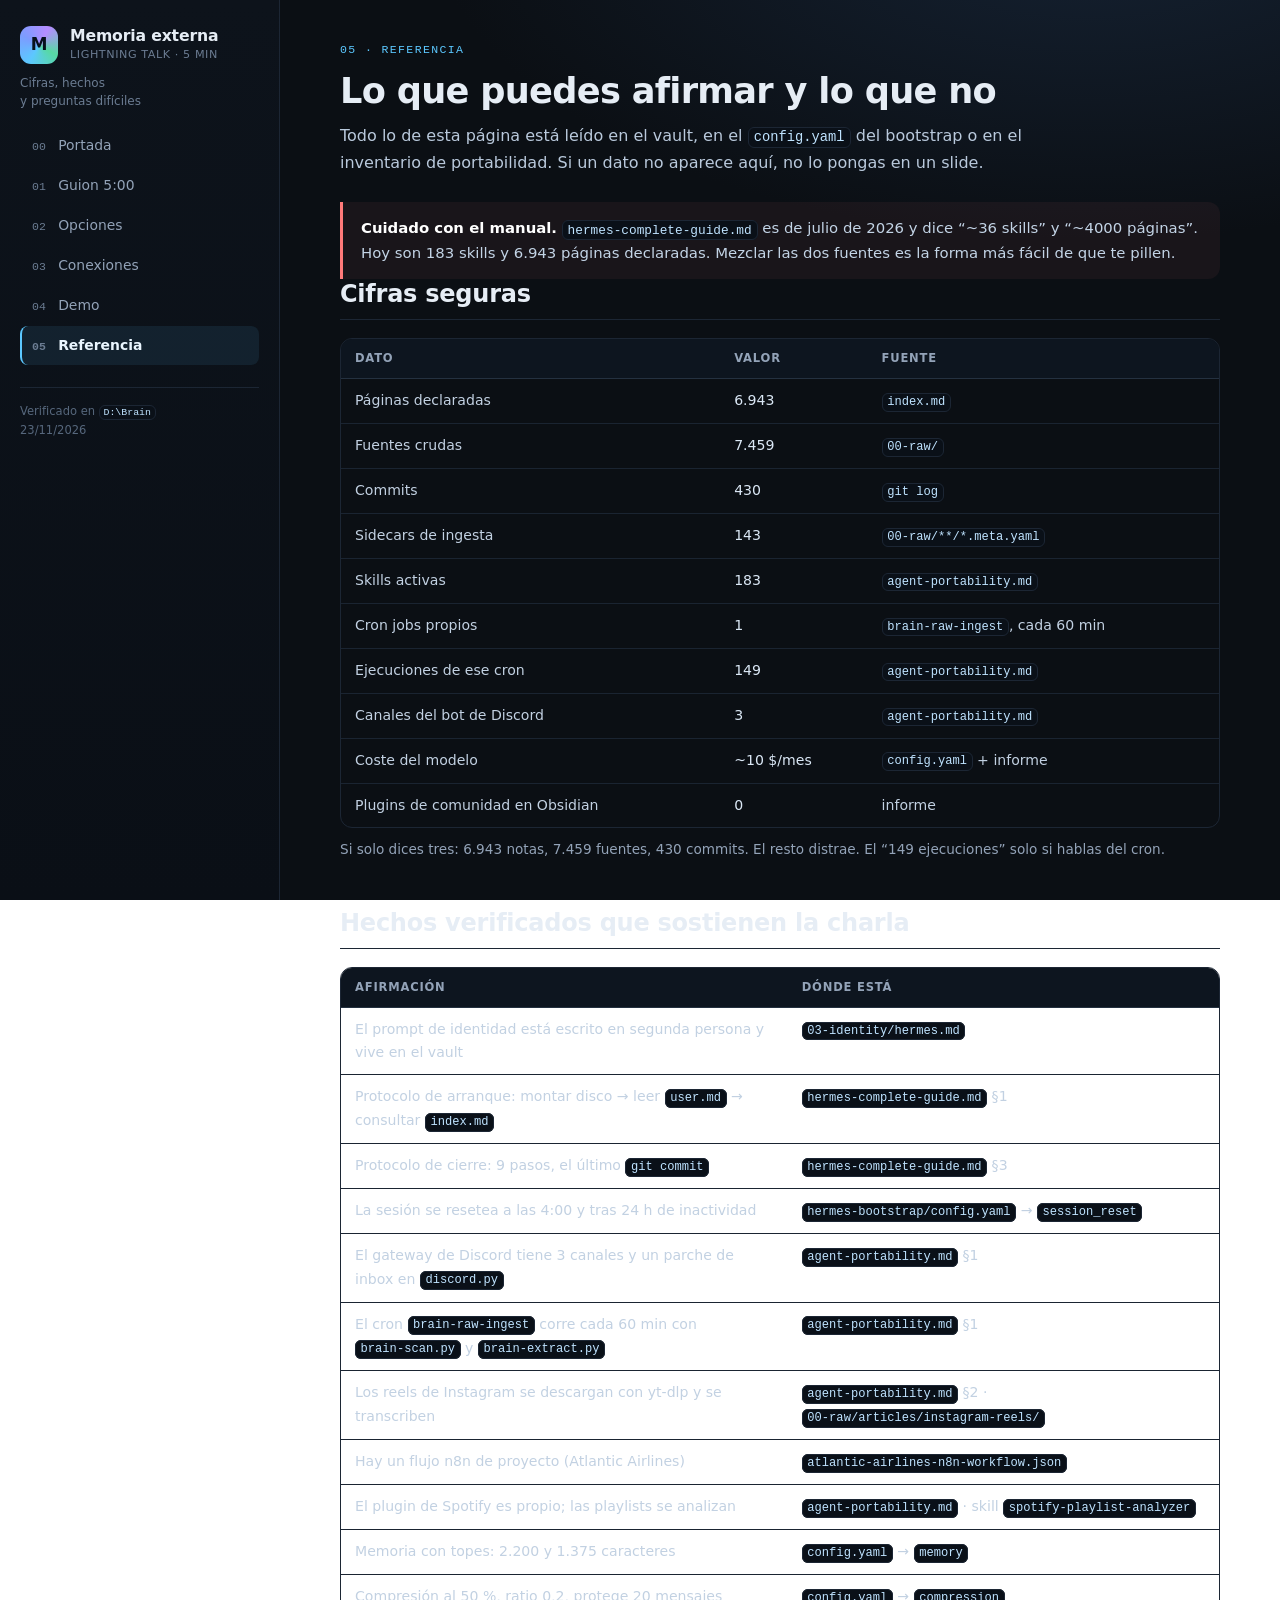
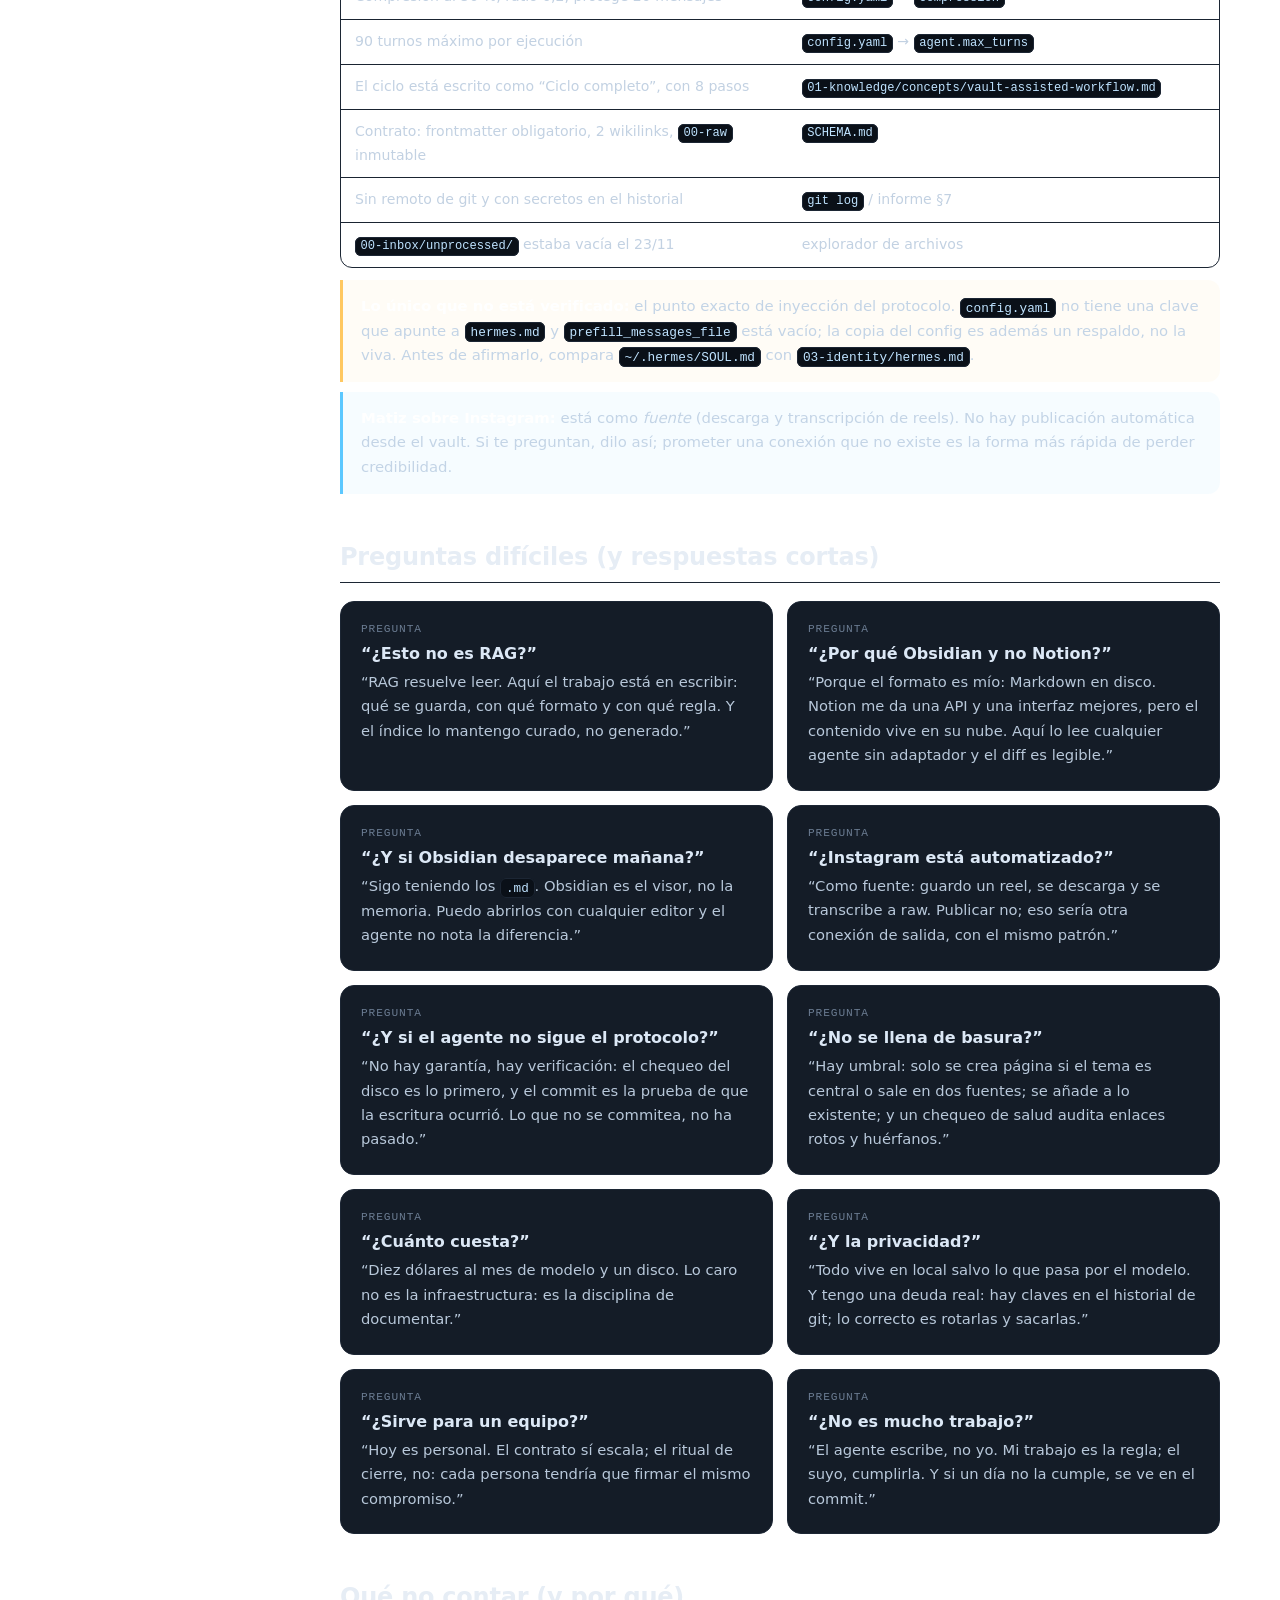
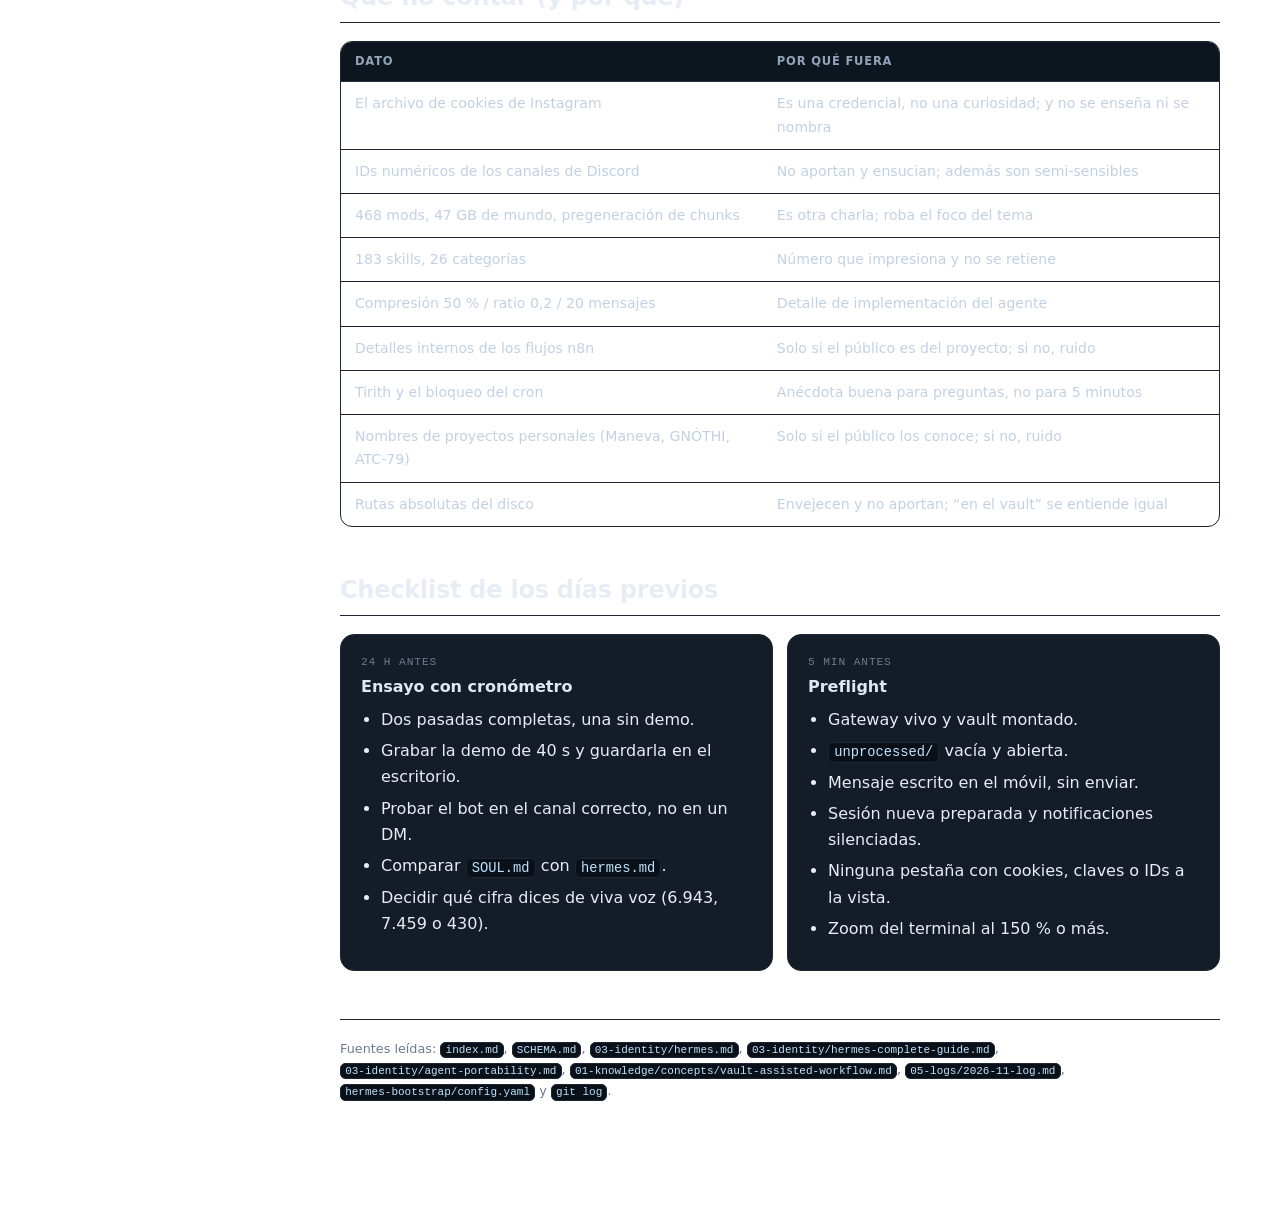
<file: charla-memoria-externa/referencia.html>
<!DOCTYPE html>
<html lang="es">
<head>
<meta charset="utf-8">
<meta name="viewport" content="width=device-width, initial-scale=1">
<title>Charla · Referencia y cifras</title>
<link rel="stylesheet" href="assets/style.css">
</head>
<body>
<div id="progress"></div>
<div class="layout">
  <aside>
    <div class="brand">
      <div class="logo">M</div>
      <div><h1>Memoria externa</h1><small>Lightning talk · 5 min</small></div>
    </div>
    <p class="side-meta">Cifras, hechos<br>y preguntas difíciles</p>
    <nav>
      <a href="index.html"><span class="num">00</span>Portada</a>
      <a href="guion.html"><span class="num">01</span>Guion 5:00</a>
      <a href="opciones.html"><span class="num">02</span>Opciones</a>
      <a href="conexiones.html"><span class="num">03</span>Conexiones</a>
      <a href="demo.html"><span class="num">04</span>Demo</a>
      <a class="active" href="referencia.html"><span class="num">05</span>Referencia</a>
    </nav>
    <div class="side-foot">
      Verificado en <code>D:\Brain</code><br>
      23/11/2026
    </div>
  </aside>

  <main>
    <header class="page">
      <div class="kicker">05 · Referencia</div>
      <h2>Lo que puedes afirmar y lo que no</h2>
      <p class="lead">Todo lo de esta página está leído en el vault, en el <code>config.yaml</code> del bootstrap o en el inventario de portabilidad. Si un dato no aparece aquí, no lo pongas en un slide.</p>
    </header>

    <div class="callout bad">
      <strong>Cuidado con el manual.</strong> <code>hermes-complete-guide.md</code> es de julio de 2026 y dice “~36 skills” y “~4000 páginas”. Hoy son 183 skills y 6.943 páginas declaradas. Mezclar las dos fuentes es la forma más fácil de que te pillen.
    </div>

    <section class="block">
      <div class="sec-head"><h2>Cifras seguras</h2></div>
      <div class="tablewrap">
        <table>
          <thead><tr><th>Dato</th><th>Valor</th><th>Fuente</th></tr></thead>
          <tbody>
            <tr><td>Páginas declaradas</td><td class="num">6.943</td><td><code>index.md</code></td></tr>
            <tr><td>Fuentes crudas</td><td class="num">7.459</td><td><code>00-raw/</code></td></tr>
            <tr><td>Commits</td><td class="num">430</td><td><code>git log</code></td></tr>
            <tr><td>Sidecars de ingesta</td><td class="num">143</td><td><code>00-raw/**/*.meta.yaml</code></td></tr>
            <tr><td>Skills activas</td><td class="num">183</td><td><code>agent-portability.md</code></td></tr>
            <tr><td>Cron jobs propios</td><td class="num">1</td><td><code>brain-raw-ingest</code>, cada 60 min</td></tr>
            <tr><td>Ejecuciones de ese cron</td><td class="num">149</td><td><code>agent-portability.md</code></td></tr>
            <tr><td>Canales del bot de Discord</td><td class="num">3</td><td><code>agent-portability.md</code></td></tr>
            <tr><td>Coste del modelo</td><td class="num">~10 $/mes</td><td><code>config.yaml</code> + informe</td></tr>
            <tr><td>Plugins de comunidad en Obsidian</td><td class="num">0</td><td>informe</td></tr>
          </tbody>
        </table>
      </div>
      <p style="font-size:.85rem;color:var(--muted)">Si solo dices tres: 6.943 notas, 7.459 fuentes, 430 commits. El resto distrae. El “149 ejecuciones” solo si hablas del cron.</p>
    </section>

    <section class="block">
      <div class="sec-head"><h2>Hechos verificados que sostienen la charla</h2></div>
      <div class="tablewrap">
        <table>
          <thead><tr><th>Afirmación</th><th>Dónde está</th></tr></thead>
          <tbody>
            <tr><td>El prompt de identidad está escrito en segunda persona y vive en el vault</td><td><code>03-identity/hermes.md</code></td></tr>
            <tr><td>Protocolo de arranque: montar disco → leer <code>user.md</code> → consultar <code>index.md</code></td><td><code>hermes-complete-guide.md</code> §1</td></tr>
            <tr><td>Protocolo de cierre: 9 pasos, el último <code>git commit</code></td><td><code>hermes-complete-guide.md</code> §3</td></tr>
            <tr><td>La sesión se resetea a las 4:00 y tras 24 h de inactividad</td><td><code>hermes-bootstrap/config.yaml</code> → <code>session_reset</code></td></tr>
            <tr><td>El gateway de Discord tiene 3 canales y un parche de inbox en <code>discord.py</code></td><td><code>agent-portability.md</code> §1</td></tr>
            <tr><td>El cron <code>brain-raw-ingest</code> corre cada 60 min con <code>brain-scan.py</code> y <code>brain-extract.py</code></td><td><code>agent-portability.md</code> §1</td></tr>
            <tr><td>Los reels de Instagram se descargan con yt-dlp y se transcriben</td><td><code>agent-portability.md</code> §2 · <code>00-raw/articles/instagram-reels/</code></td></tr>
            <tr><td>Hay un flujo n8n de proyecto (Atlantic Airlines)</td><td><code>atlantic-airlines-n8n-workflow.json</code></td></tr>
            <tr><td>El plugin de Spotify es propio; las playlists se analizan</td><td><code>agent-portability.md</code> · skill <code>spotify-playlist-analyzer</code></td></tr>
            <tr><td>Memoria con topes: 2.200 y 1.375 caracteres</td><td><code>config.yaml</code> → <code>memory</code></td></tr>
            <tr><td>Compresión al 50 %, ratio 0,2, protege 20 mensajes</td><td><code>config.yaml</code> → <code>compression</code></td></tr>
            <tr><td>90 turnos máximo por ejecución</td><td><code>config.yaml</code> → <code>agent.max_turns</code></td></tr>
            <tr><td>El ciclo está escrito como “Ciclo completo”, con 8 pasos</td><td><code>01-knowledge/concepts/vault-assisted-workflow.md</code></td></tr>
            <tr><td>Contrato: frontmatter obligatorio, 2 wikilinks, <code>00-raw</code> inmutable</td><td><code>SCHEMA.md</code></td></tr>
            <tr><td>Sin remoto de git y con secretos en el historial</td><td><code>git log</code> / informe §7</td></tr>
            <tr><td><code>00-inbox/unprocessed/</code> estaba vacía el 23/11</td><td>explorador de archivos</td></tr>
          </tbody>
        </table>
      </div>
      <div class="callout warn" style="margin-top:12px">
        <strong>Lo único que no está verificado:</strong> el punto exacto de inyección del protocolo. <code>config.yaml</code> no tiene una clave que apunte a <code>hermes.md</code> y <code>prefill_messages_file</code> está vacío; la copia del config es además un respaldo, no la viva. Antes de afirmarlo, compara <code>~/.hermes/SOUL.md</code> con <code>03-identity/hermes.md</code>.
      </div>
      <div class="callout" style="margin-top:10px">
        <strong>Matiz sobre Instagram:</strong> está como <em>fuente</em> (descarga y transcripción de reels). No hay publicación automática desde el vault. Si te preguntan, dilo así; prometer una conexión que no existe es la forma más rápida de perder credibilidad.
      </div>
    </section>

    <section class="block">
      <div class="sec-head"><h2>Preguntas difíciles (y respuestas cortas)</h2></div>
      <div class="grid g2">
        <div class="card"><span class="k">Pregunta</span><h3>“¿Esto no es RAG?”</h3>
          <p>“RAG resuelve leer. Aquí el trabajo está en escribir: qué se guarda, con qué formato y con qué regla. Y el índice lo mantengo curado, no generado.”</p></div>
        <div class="card"><span class="k">Pregunta</span><h3>“¿Por qué Obsidian y no Notion?”</h3>
          <p>“Porque el formato es mío: Markdown en disco. Notion me da una API y una interfaz mejores, pero el contenido vive en su nube. Aquí lo lee cualquier agente sin adaptador y el diff es legible.”</p></div>
        <div class="card"><span class="k">Pregunta</span><h3>“¿Y si Obsidian desaparece mañana?”</h3>
          <p>“Sigo teniendo los <code>.md</code>. Obsidian es el visor, no la memoria. Puedo abrirlos con cualquier editor y el agente no nota la diferencia.”</p></div>
        <div class="card"><span class="k">Pregunta</span><h3>“¿Instagram está automatizado?”</h3>
          <p>“Como fuente: guardo un reel, se descarga y se transcribe a raw. Publicar no; eso sería otra conexión de salida, con el mismo patrón.”</p></div>
        <div class="card"><span class="k">Pregunta</span><h3>“¿Y si el agente no sigue el protocolo?”</h3>
          <p>“No hay garantía, hay verificación: el chequeo del disco es lo primero, y el commit es la prueba de que la escritura ocurrió. Lo que no se commitea, no ha pasado.”</p></div>
        <div class="card"><span class="k">Pregunta</span><h3>“¿No se llena de basura?”</h3>
          <p>“Hay umbral: solo se crea página si el tema es central o sale en dos fuentes; se añade a lo existente; y un chequeo de salud audita enlaces rotos y huérfanos.”</p></div>
        <div class="card"><span class="k">Pregunta</span><h3>“¿Cuánto cuesta?”</h3>
          <p>“Diez dólares al mes de modelo y un disco. Lo caro no es la infraestructura: es la disciplina de documentar.”</p></div>
        <div class="card"><span class="k">Pregunta</span><h3>“¿Y la privacidad?”</h3>
          <p>“Todo vive en local salvo lo que pasa por el modelo. Y tengo una deuda real: hay claves en el historial de git; lo correcto es rotarlas y sacarlas.”</p></div>
        <div class="card"><span class="k">Pregunta</span><h3>“¿Sirve para un equipo?”</h3>
          <p>“Hoy es personal. El contrato sí escala; el ritual de cierre, no: cada persona tendría que firmar el mismo compromiso.”</p></div>
        <div class="card"><span class="k">Pregunta</span><h3>“¿No es mucho trabajo?”</h3>
          <p>“El agente escribe, no yo. Mi trabajo es la regla; el suyo, cumplirla. Y si un día no la cumple, se ve en el commit.”</p></div>
      </div>
    </section>

    <section class="block">
      <div class="sec-head"><h2>Qué no contar (y por qué)</h2></div>
      <div class="tablewrap">
        <table>
          <thead><tr><th>Dato</th><th>Por qué fuera</th></tr></thead>
          <tbody>
            <tr><td>El archivo de cookies de Instagram</td><td>Es una credencial, no una curiosidad; y no se enseña ni se nombra</td></tr>
            <tr><td>IDs numéricos de los canales de Discord</td><td>No aportan y ensucian; además son semi-sensibles</td></tr>
            <tr><td>468 mods, 47 GB de mundo, pregeneración de chunks</td><td>Es otra charla; roba el foco del tema</td></tr>
            <tr><td>183 skills, 26 categorías</td><td>Número que impresiona y no se retiene</td></tr>
            <tr><td>Compresión 50 % / ratio 0,2 / 20 mensajes</td><td>Detalle de implementación del agente</td></tr>
            <tr><td>Detalles internos de los flujos n8n</td><td>Solo si el público es del proyecto; si no, ruido</td></tr>
            <tr><td>Tirith y el bloqueo del cron</td><td>Anécdota buena para preguntas, no para 5 minutos</td></tr>
            <tr><td>Nombres de proyectos personales (Maneva, GNÓTHI, ATC-79)</td><td>Solo si el público los conoce; si no, ruido</td></tr>
            <tr><td>Rutas absolutas del disco</td><td>Envejecen y no aportan; “en el vault” se entiende igual</td></tr>
          </tbody>
        </table>
      </div>
    </section>

    <section class="block">
      <div class="sec-head"><h2>Checklist de los días previos</h2></div>
      <div class="grid g2">
        <div class="card"><span class="k">24 h antes</span><h3>Ensayo con cronómetro</h3>
          <ul>
            <li>Dos pasadas completas, una sin demo.</li>
            <li>Grabar la demo de 40 s y guardarla en el escritorio.</li>
            <li>Probar el bot en el canal correcto, no en un DM.</li>
            <li>Comparar <code>SOUL.md</code> con <code>hermes.md</code>.</li>
            <li>Decidir qué cifra dices de viva voz (6.943, 7.459 o 430).</li>
          </ul></div>
        <div class="card"><span class="k">5 min antes</span><h3>Preflight</h3>
          <ul>
            <li>Gateway vivo y vault montado.</li>
            <li><code>unprocessed/</code> vacía y abierta.</li>
            <li>Mensaje escrito en el móvil, sin enviar.</li>
            <li>Sesión nueva preparada y notificaciones silenciadas.</li>
            <li>Ninguna pestaña con cookies, claves o IDs a la vista.</li>
            <li>Zoom del terminal al 150 % o más.</li>
          </ul></div>
      </div>
    </section>

    <p class="footer">Fuentes leídas: <code>index.md</code>, <code>SCHEMA.md</code>, <code>03-identity/hermes.md</code>, <code>03-identity/hermes-complete-guide.md</code>, <code>03-identity/agent-portability.md</code>, <code>01-knowledge/concepts/vault-assisted-workflow.md</code>, <code>05-logs/2026-11-log.md</code>, <code>hermes-bootstrap/config.yaml</code> y <code>git log</code>.</p>
  </main>
</div>
<script src="assets/app.js"></script>
</body>
</html>
</file>
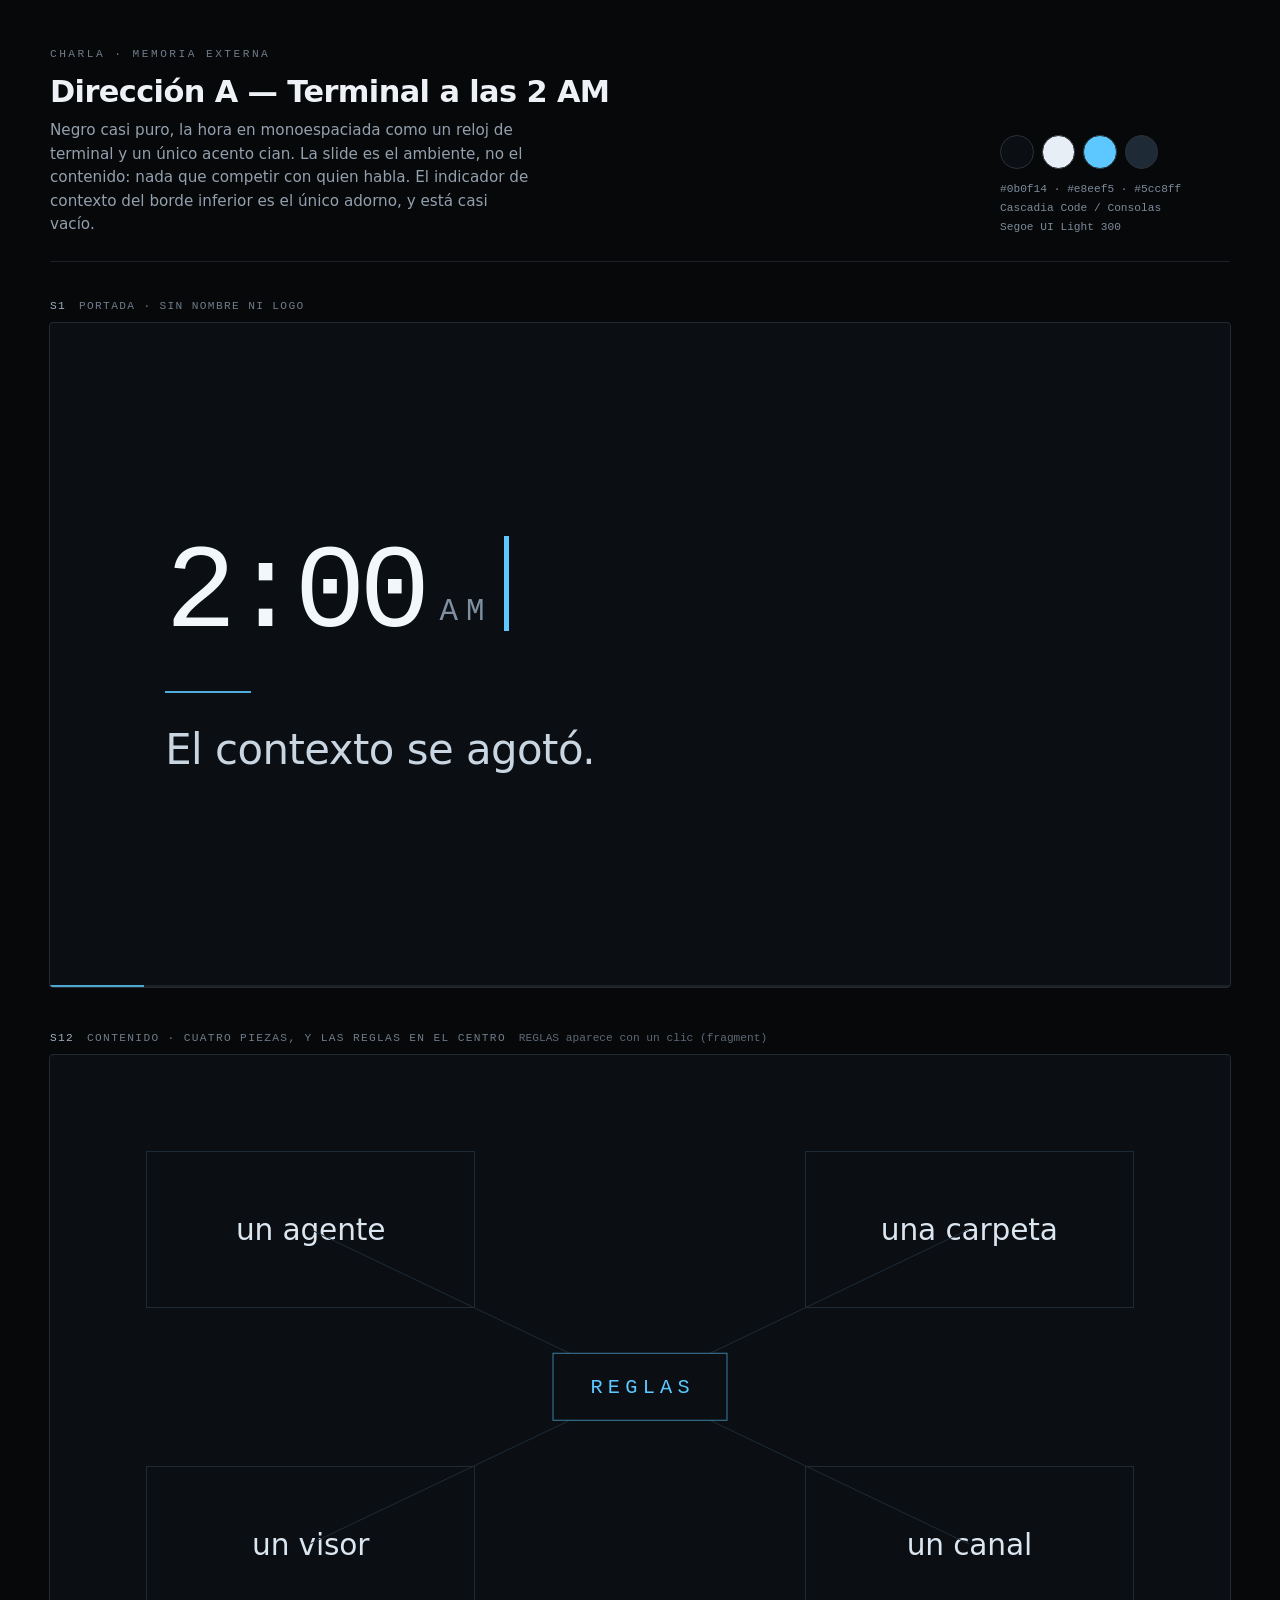
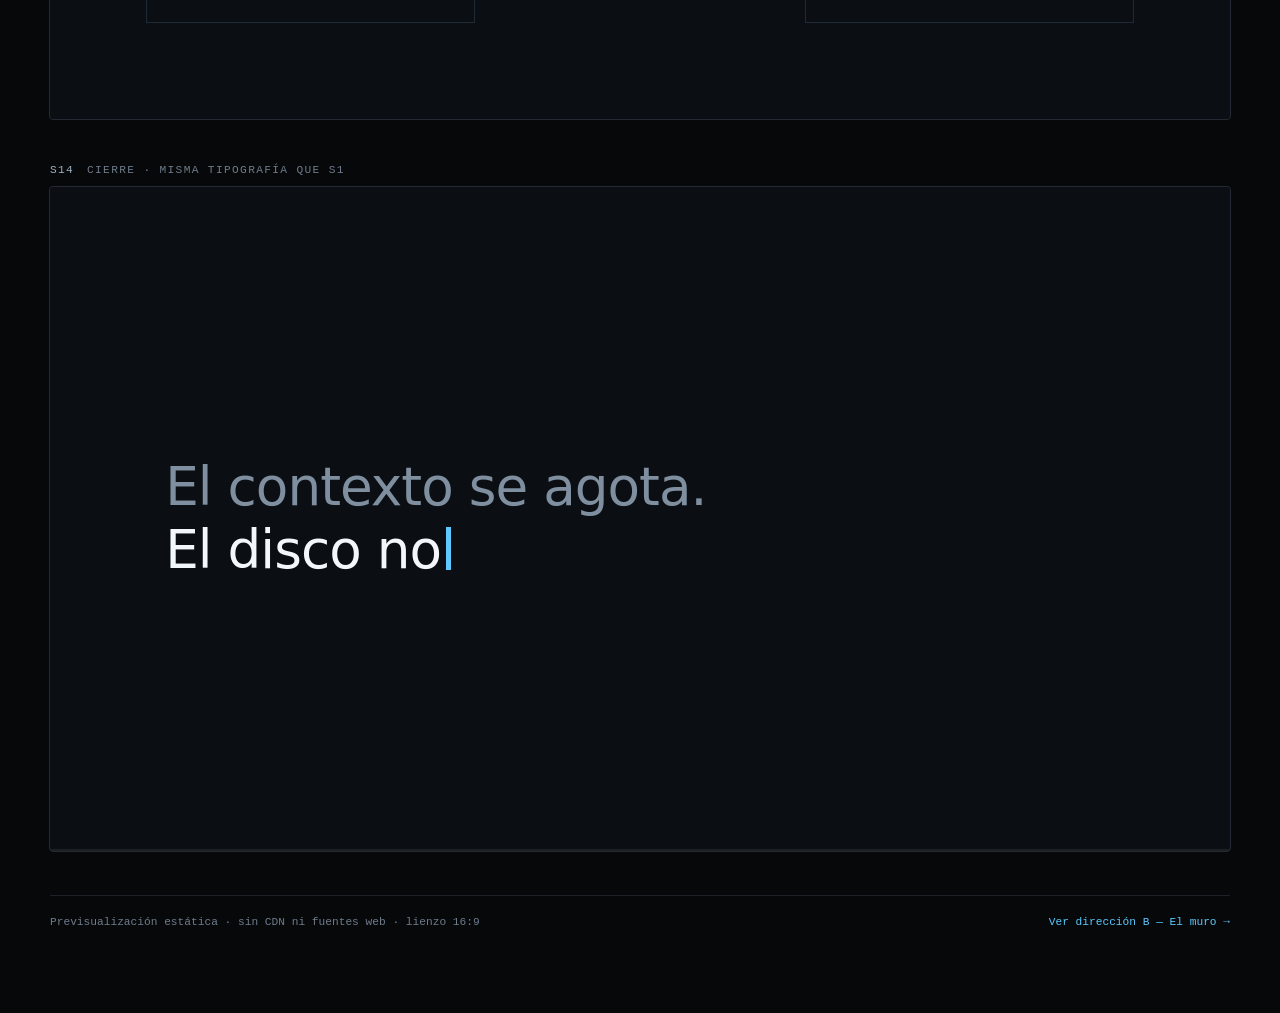
<file: charla-memoria-externa/slides-preview/direccion-a-terminal.html>
<!doctype html>
<html lang="es">
<head>
<meta charset="utf-8" />
<meta name="viewport" content="width=device-width, initial-scale=1" />
<title>Dirección A · Terminal a las 2 AM — memoria externa</title>
<style>
  *, *::before, *::after { box-sizing: border-box; }
  html, body { margin: 0; }
  body {
    background: #07080a;
    color: #cfd6de;
    font-family: "Segoe UI", system-ui, -apple-system, sans-serif;
    padding: 3rem 2rem 5rem;
    -webkit-font-smoothing: antialiased;
  }
  .wrap { max-width: 1180px; margin: 0 auto; }

  /* ---------- ficha ---------- */
  .sheet {
    display: flex; gap: 3rem; justify-content: space-between; align-items: flex-end;
    flex-wrap: wrap; border-bottom: 1px solid #1c2027; padding-bottom: 1.5rem; margin-bottom: 2.4rem;
  }
  .kicker {
    font-family: "Cascadia Code", Consolas, monospace; font-size: .7rem; letter-spacing: .22em;
    text-transform: uppercase; color: #6f7c8b; margin: 0 0 .9rem;
  }
  .sheet h1 { font-size: 1.9rem; font-weight: 600; letter-spacing: -.02em; margin: 0 0 .6rem; color: #eef2f6; }
  .why { margin: 0; max-width: 50ch; color: #93a0ae; font-size: .95rem; line-height: 1.55; }
  .meta { min-width: 230px; }
  .sw { display: flex; gap: .5rem; margin: 0 0 .7rem; }
  .chip { width: 2.1rem; height: 2.1rem; border-radius: 50%; border: 1px solid #2b313a; }
  .meta p { font-family: "Cascadia Code", Consolas, monospace; font-size: .7rem; line-height: 1.7; color: #7d8b99; margin: 0; }

  .frame { margin: 0 0 2.8rem; }
  .cap {
    display: flex; gap: .8rem; align-items: baseline; margin-bottom: .7rem;
    font-family: "Cascadia Code", Consolas, monospace; font-size: .7rem; letter-spacing: .12em;
    text-transform: uppercase; color: #6f7c8b;
  }
  .cap b { color: #9fb0c0; font-weight: 400; }
  .cap .note { text-transform: none; letter-spacing: 0; color: #5d6875; font-size: .7rem; }
  .foot { display: flex; gap: 1.4rem; justify-content: space-between; flex-wrap: wrap;
          border-top: 1px solid #1c2027; padding-top: 1.2rem;
          font-family: "Cascadia Code", Consolas, monospace; font-size: .7rem; color: #6f7c8b; }
  .foot a { color: #5cc8ff; text-decoration: none; }
  .foot a:hover { text-decoration: underline; }

  /* ---------- lienzo 16:9 escalable ---------- */
  .stage {
    position: relative;
    aspect-ratio: 16 / 9;
    width: 100%;
    container-type: inline-size;
    overflow: hidden;
    outline: 1px solid #242a33;
    border-radius: 3px;
  }

  /* ================= DIRECCIÓN A ================= */
  .a { background: #0b0f14; color: #e8eef5; }
  .a .mono { font-family: "Cascadia Code", Consolas, monospace; }

  /* S1 / portada */
  .a-s1 { display: flex; flex-direction: column; justify-content: center; padding: 0 9cqw; }
  .a-clock {
    font-family: "Cascadia Code", Consolas, monospace;
    font-size: 12.5cqw; line-height: .9; letter-spacing: -.055em;
    font-weight: 400; color: #f2f7fb; margin: 0;
  }
  .a-clock .ampm { font-size: .26em; letter-spacing: .26em; color: #7f8f9f; margin-left: .5em; vertical-align: .18em; }
  .a-cursor {
    display: inline-block; width: .5cqw; height: .8em; background: #5cc8ff;
    margin-left: .1em; vertical-align: -.04em;
    animation: blink 1.06s steps(1, end) infinite;
  }
  @keyframes blink { 50% { opacity: 0; } }
  @media (prefers-reduced-motion: reduce) { .a-cursor { animation: none; } }
  .a-rule { width: 9cqw; height: 2px; background: #5cc8ff; opacity: .85; margin: 4.4cqw 0 3.4cqw; }
  .a-lede { font-size: 4.4cqw; font-weight: 300; letter-spacing: -.012em; color: #c9d6e2; margin: 0; }
  .a-gauge { position: absolute; left: 0; right: 0; bottom: 0; height: 2px; background: rgba(255,255,255,.07); }
  .a-gauge span { display: block; height: 100%; width: 8%; background: #5cc8ff; opacity: .8; }

  /* S12 / cuatro piezas + REGLAS */
  .a-s12 { padding: 7.5cqw; }
  .a-grid {
    position: relative; width: 100%; height: 100%;
    display: grid; grid-template-columns: 1fr 1fr 1fr; grid-template-rows: 1fr 1fr 1fr;
  }
  .a-links { position: absolute; inset: 0; width: 100%; height: 100%; stroke: #1e2a35; stroke-width: 1; }
  .a-node {
    background: #0b0f14; border: 1px solid #1e2a35;
    display: flex; align-items: center; justify-content: center;
    font-size: 3cqw; font-weight: 300; color: #dbe6f0; letter-spacing: -.005em;
  }
  .a-node.n1 { grid-area: 1 / 1; } .a-node.n2 { grid-area: 1 / 3; }
  .a-node.n3 { grid-area: 3 / 1; } .a-node.n4 { grid-area: 3 / 3; }
  .a-hub {
    position: absolute; left: 50%; top: 50%; transform: translate(-50%, -50%);
    background: #0b0f14; border: 1px solid rgba(92,200,255,.6); color: #5cc8ff;
    font-family: "Cascadia Code", Consolas, monospace;
    font-size: 2.05cqw; letter-spacing: .26em; text-indent: .26em;
    padding: 2.2cqw 3.2cqw; white-space: nowrap;
  }

  /* S14 / cierre */
  .a-s14 { display: flex; flex-direction: column; justify-content: center; padding: 0 9cqw; }
  .a-s14 .line { font-size: 5.6cqw; font-weight: 300; letter-spacing: -.018em; margin: 0; line-height: 1.18; }
  .a-s14 .line.dim { color: #7f8f9f; }
  .a-s14 .line.full { color: #f2f7fb; }
</style>
</head>
<body>
<div class="wrap">

  <header class="sheet">
    <div>
      <p class="kicker">Charla · memoria externa</p>
      <h1>Dirección A — Terminal a las 2 AM</h1>
      <p class="why">Negro casi puro, la hora en monoespaciada como un reloj de terminal y un único acento cian.
        La slide es el ambiente, no el contenido: nada que competir con quien habla. El indicador de contexto
        del borde inferior es el único adorno, y está casi vacío.</p>
    </div>
    <div class="meta">
      <div class="sw">
        <span class="chip" style="background:#0b0f14"></span>
        <span class="chip" style="background:#e8eef5"></span>
        <span class="chip" style="background:#5cc8ff"></span>
        <span class="chip" style="background:#1e2a35"></span>
      </div>
      <p>#0b0f14 · #e8eef5 · #5cc8ff</p>
      <p>Cascadia Code / Consolas</p>
      <p>Segoe UI Light 300</p>
    </div>
  </header>

  <section class="frame">
    <div class="cap"><b>S1</b><span>portada · sin nombre ni logo</span></div>
    <div class="stage a a-s1">
      <h1 class="a-clock">2:00<span class="ampm">AM</span><span class="a-cursor"></span></h1>
      <div class="a-rule"></div>
      <p class="a-lede">El contexto se agotó.</p>
      <div class="a-gauge"><span></span></div>
    </div>
  </section>

  <section class="frame">
    <div class="cap"><b>S12</b><span>contenido · cuatro piezas, y las reglas en el centro</span><span class="note">REGLAS aparece con un clic (fragment)</span></div>
    <div class="stage a a-s12">
      <div class="a-grid">
        <svg class="a-links" viewBox="0 0 100 100" preserveAspectRatio="none" aria-hidden="true">
          <line x1="16.6" y1="16.6" x2="50" y2="50" vector-effect="non-scaling-stroke" />
          <line x1="83.3" y1="16.6" x2="50" y2="50" vector-effect="non-scaling-stroke" />
          <line x1="16.6" y1="83.3" x2="50" y2="50" vector-effect="non-scaling-stroke" />
          <line x1="83.3" y1="83.3" x2="50" y2="50" vector-effect="non-scaling-stroke" />
        </svg>
        <div class="a-node n1">un agente</div>
        <div class="a-node n2">una carpeta</div>
        <div class="a-node n3">un visor</div>
        <div class="a-node n4">un canal</div>
        <div class="a-hub">REGLAS</div>
      </div>
    </div>
  </section>

  <section class="frame">
    <div class="cap"><b>S14</b><span>cierre · misma tipografía que S1</span></div>
    <div class="stage a a-s14">
      <p class="line dim">El contexto se agota.</p>
      <p class="line full">El disco no<span class="a-cursor"></span></p>
      <div class="a-gauge"><span style="width:0"></span></div>
    </div>
  </section>

  <footer class="foot">
    <span>Previsualización estática · sin CDN ni fuentes web · lienzo 16:9</span>
    <a href="direccion-b-muro.html">Ver dirección B — El muro →</a>
  </footer>

</div>
</body>
</html>
</file>
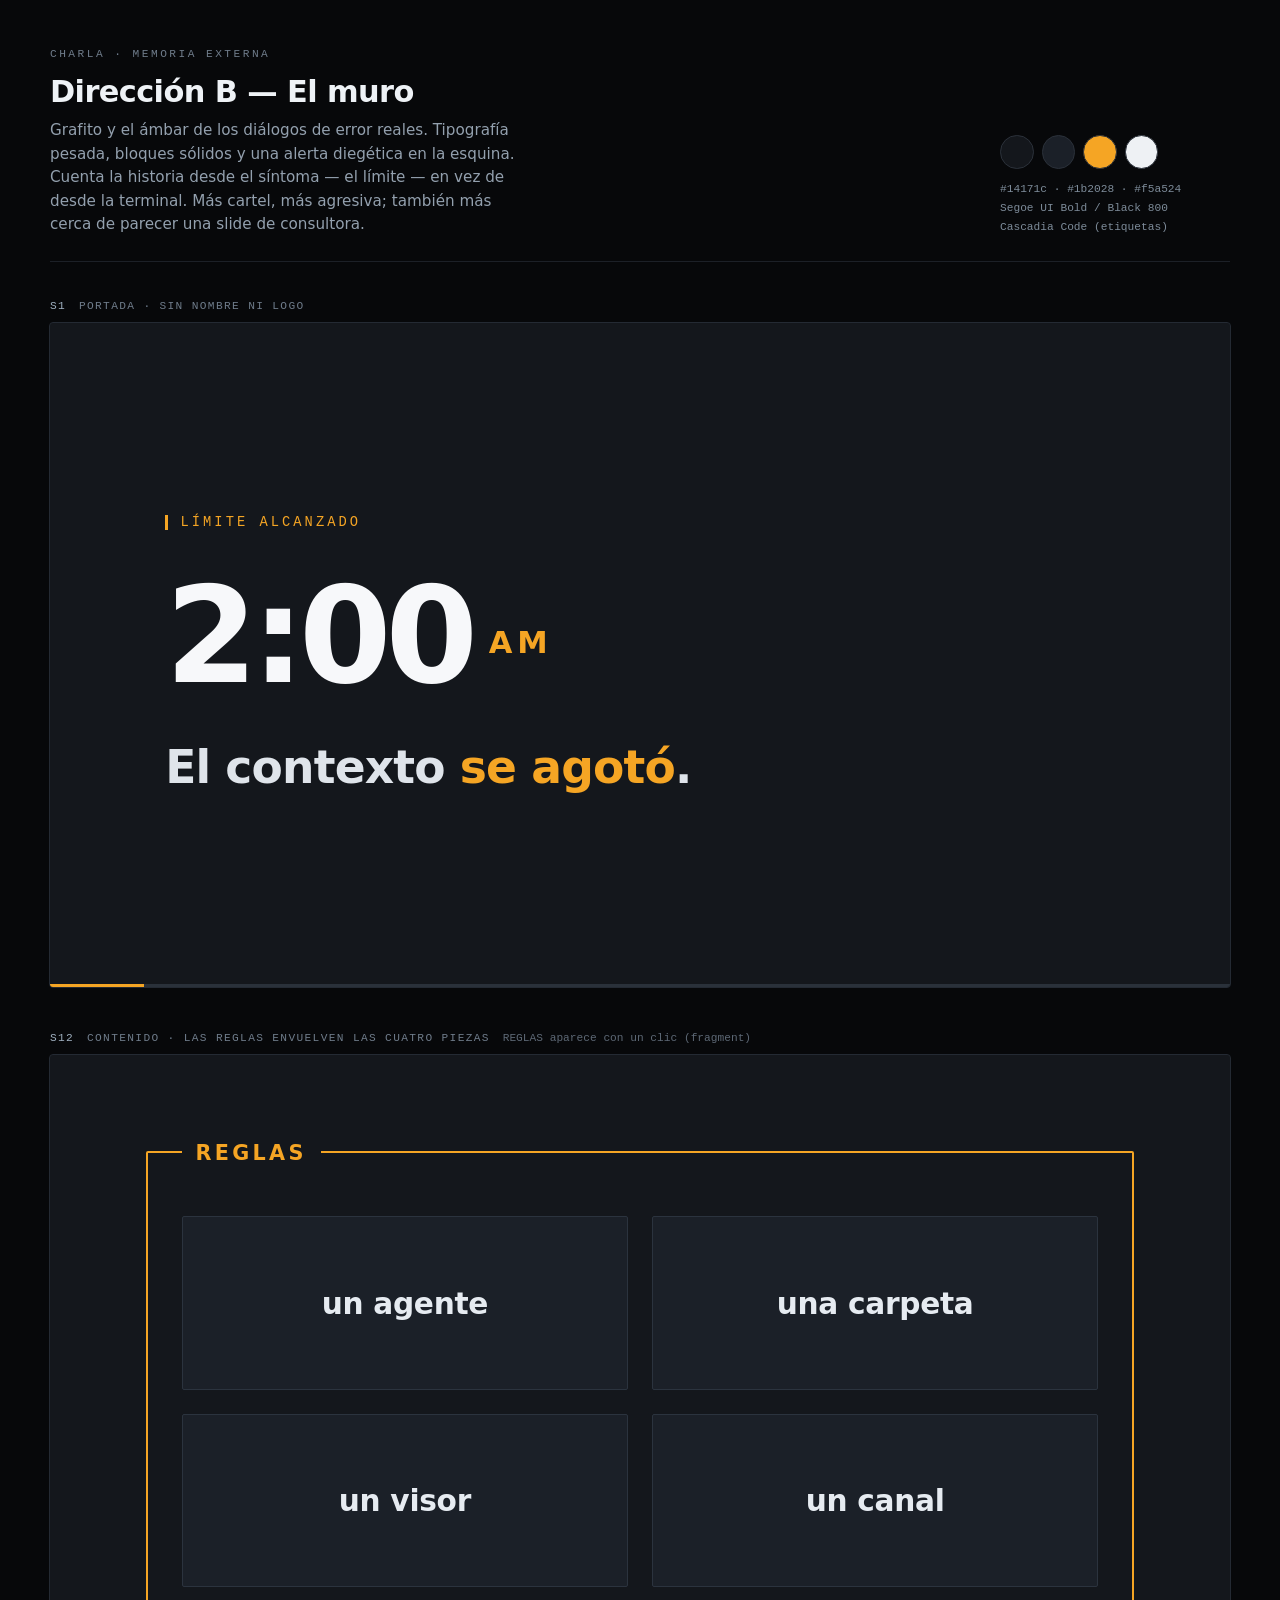
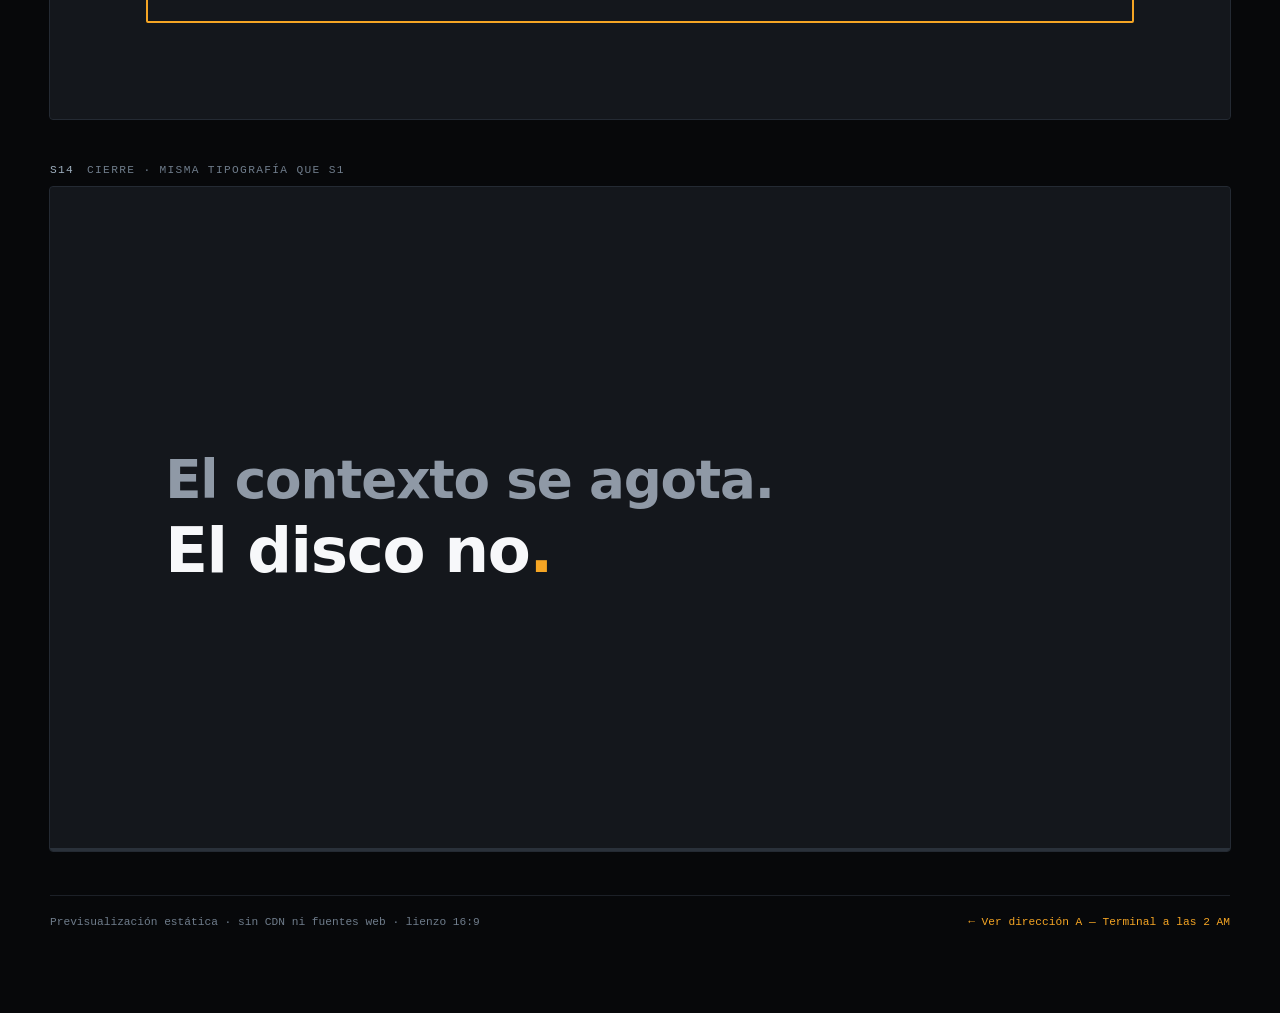
<file: charla-memoria-externa/slides-preview/direccion-b-muro.html>
<!doctype html>
<html lang="es">
<head>
<meta charset="utf-8" />
<meta name="viewport" content="width=device-width, initial-scale=1" />
<title>Dirección B · El muro — memoria externa</title>
<style>
  *, *::before, *::after { box-sizing: border-box; }
  html, body { margin: 0; }
  body {
    background: #07080a;
    color: #cfd6de;
    font-family: "Segoe UI", system-ui, -apple-system, sans-serif;
    padding: 3rem 2rem 5rem;
    -webkit-font-smoothing: antialiased;
  }
  .wrap { max-width: 1180px; margin: 0 auto; }

  /* ---------- ficha ---------- */
  .sheet {
    display: flex; gap: 3rem; justify-content: space-between; align-items: flex-end;
    flex-wrap: wrap; border-bottom: 1px solid #1c2027; padding-bottom: 1.5rem; margin-bottom: 2.4rem;
  }
  .kicker {
    font-family: "Cascadia Code", Consolas, monospace; font-size: .7rem; letter-spacing: .22em;
    text-transform: uppercase; color: #6f7c8b; margin: 0 0 .9rem;
  }
  .sheet h1 { font-size: 1.9rem; font-weight: 600; letter-spacing: -.02em; margin: 0 0 .6rem; color: #eef2f6; }
  .why { margin: 0; max-width: 50ch; color: #93a0ae; font-size: .95rem; line-height: 1.55; }
  .meta { min-width: 230px; }
  .sw { display: flex; gap: .5rem; margin: 0 0 .7rem; }
  .chip { width: 2.1rem; height: 2.1rem; border-radius: 50%; border: 1px solid #2b313a; }
  .meta p { font-family: "Cascadia Code", Consolas, monospace; font-size: .7rem; line-height: 1.7; color: #7d8b99; margin: 0; }

  .frame { margin: 0 0 2.8rem; }
  .cap {
    display: flex; gap: .8rem; align-items: baseline; margin-bottom: .7rem;
    font-family: "Cascadia Code", Consolas, monospace; font-size: .7rem; letter-spacing: .12em;
    text-transform: uppercase; color: #6f7c8b;
  }
  .cap b { color: #9fb0c0; font-weight: 400; }
  .cap .note { text-transform: none; letter-spacing: 0; color: #5d6875; font-size: .7rem; }
  .foot { display: flex; gap: 1.4rem; justify-content: space-between; flex-wrap: wrap;
          border-top: 1px solid #1c2027; padding-top: 1.2rem;
          font-family: "Cascadia Code", Consolas, monospace; font-size: .7rem; color: #6f7c8b; }
  .foot a { color: #f5a524; text-decoration: none; }
  .foot a:hover { text-decoration: underline; }

  /* ---------- lienzo 16:9 escalable ---------- */
  .stage {
    position: relative;
    aspect-ratio: 16 / 9;
    width: 100%;
    container-type: inline-size;
    overflow: hidden;
    outline: 1px solid #242a33;
    border-radius: 3px;
  }

  /* ================= DIRECCIÓN B ================= */
  .b { background: #14171c; color: #eef1f4; }
  .b .mono { font-family: "Cascadia Code", Consolas, monospace; }

  /* S1 / portada */
  .b-s1 { display: flex; flex-direction: column; justify-content: center; padding: 0 9cqw; }
  .b-alert {
    font-family: "Cascadia Code", Consolas, monospace;
    font-size: 1.45cqw; letter-spacing: .22em; text-transform: uppercase;
    color: #f5a524; border-left: 3px solid #f5a524; padding-left: 1.3cqw;
    margin: 0 0 5.4cqw; width: fit-content;
  }
  .b-clock {
    font-size: 14cqw; font-weight: 800; letter-spacing: -.045em; line-height: .84;
    color: #f7f8fa; margin: 0;
  }
  .b-clock .ampm { font-size: .23em; font-weight: 700; letter-spacing: .16em; color: #f5a524; margin-left: .55em; vertical-align: .95em; }
  .b-lede { font-size: 4.8cqw; font-weight: 600; letter-spacing: -.018em; line-height: 1.15; color: #dfe4ea; margin: 5.2cqw 0 0; }
  .b-lede em { font-style: normal; color: #f5a524; }
  .b-gauge { position: absolute; left: 0; right: 0; bottom: 0; height: 3px; background: #2a313a; }
  .b-gauge span { display: block; height: 100%; width: 8%; background: #f5a524; }

  /* S12 / las reglas envuelven las cuatro piezas */
  .b-s12 { padding: 7.5cqw; display: flex; }
  .b-frame {
    position: relative; flex: 1;
    border: 2px solid #f5a524; border-radius: 2px;
    padding: 6.4cqw 3.4cqw 3.4cqw;
  }
  .b-tag {
    position: absolute; top: 0; left: 3.4cqw; transform: translateY(-50%);
    background: #14171c; color: #f5a524; padding: 0 1.4cqw;
    font-size: 2.1cqw; font-weight: 800; letter-spacing: .16em; text-transform: uppercase;
  }
  .b-grid {
    height: 100%; display: grid; grid-template-columns: 1fr 1fr; grid-template-rows: 1fr 1fr;
    gap: 2.4cqw;
  }
  .b-node {
    background: #1b2028; border: 1px solid #2b333e; border-radius: 2px;
    display: flex; align-items: center; justify-content: center;
    font-size: 3cqw; font-weight: 600; color: #e6ebf1; letter-spacing: -.01em;
  }

  /* S14 / cierre */
  .b-s14 { display: flex; flex-direction: column; justify-content: center; padding: 0 9cqw; }
  .b-s14 .line { margin: 0; line-height: 1.16; letter-spacing: -.022em; }
  .b-s14 .dim { font-size: 5.6cqw; font-weight: 600; color: #8f99a6; }
  .b-s14 .full { font-size: 6.6cqw; font-weight: 800; color: #f7f8fa; margin-top: .4cqw; }
  .b-s14 .full .dot { color: #f5a524; }
</style>
</head>
<body>
<div class="wrap">

  <header class="sheet">
    <div>
      <p class="kicker">Charla · memoria externa</p>
      <h1>Dirección B — El muro</h1>
      <p class="why">Grafito y el ámbar de los diálogos de error reales. Tipografía pesada, bloques sólidos y una
        alerta diegética en la esquina. Cuenta la historia desde el síntoma — el límite — en vez de desde la
        terminal. Más cartel, más agresiva; también más cerca de parecer una slide de consultora.</p>
    </div>
    <div class="meta">
      <div class="sw">
        <span class="chip" style="background:#14171c"></span>
        <span class="chip" style="background:#1b2028"></span>
        <span class="chip" style="background:#f5a524"></span>
        <span class="chip" style="background:#eef1f4"></span>
      </div>
      <p>#14171c · #1b2028 · #f5a524</p>
      <p>Segoe UI Bold / Black 800</p>
      <p>Cascadia Code (etiquetas)</p>
    </div>
  </header>

  <section class="frame">
    <div class="cap"><b>S1</b><span>portada · sin nombre ni logo</span></div>
    <div class="stage b b-s1">
      <p class="b-alert">límite alcanzado</p>
      <h1 class="b-clock">2:00<span class="ampm">AM</span></h1>
      <p class="b-lede">El contexto <em>se agotó</em>.</p>
      <div class="b-gauge"><span></span></div>
    </div>
  </section>

  <section class="frame">
    <div class="cap"><b>S12</b><span>contenido · las reglas envuelven las cuatro piezas</span><span class="note">REGLAS aparece con un clic (fragment)</span></div>
    <div class="stage b b-s12">
      <div class="b-frame">
        <span class="b-tag">REGLAS</span>
        <div class="b-grid">
          <div class="b-node">un agente</div>
          <div class="b-node">una carpeta</div>
          <div class="b-node">un visor</div>
          <div class="b-node">un canal</div>
        </div>
      </div>
    </div>
  </section>

  <section class="frame">
    <div class="cap"><b>S14</b><span>cierre · misma tipografía que S1</span></div>
    <div class="stage b b-s14">
      <p class="line dim">El contexto se agota.</p>
      <p class="line full">El disco no<span class="dot">.</span></p>
      <div class="b-gauge"><span style="width:0"></span></div>
    </div>
  </section>

  <footer class="foot">
    <span>Previsualización estática · sin CDN ni fuentes web · lienzo 16:9</span>
    <a href="direccion-a-terminal.html">← Ver dirección A — Terminal a las 2 AM</a>
  </footer>

</div>
</body>
</html>
</file>
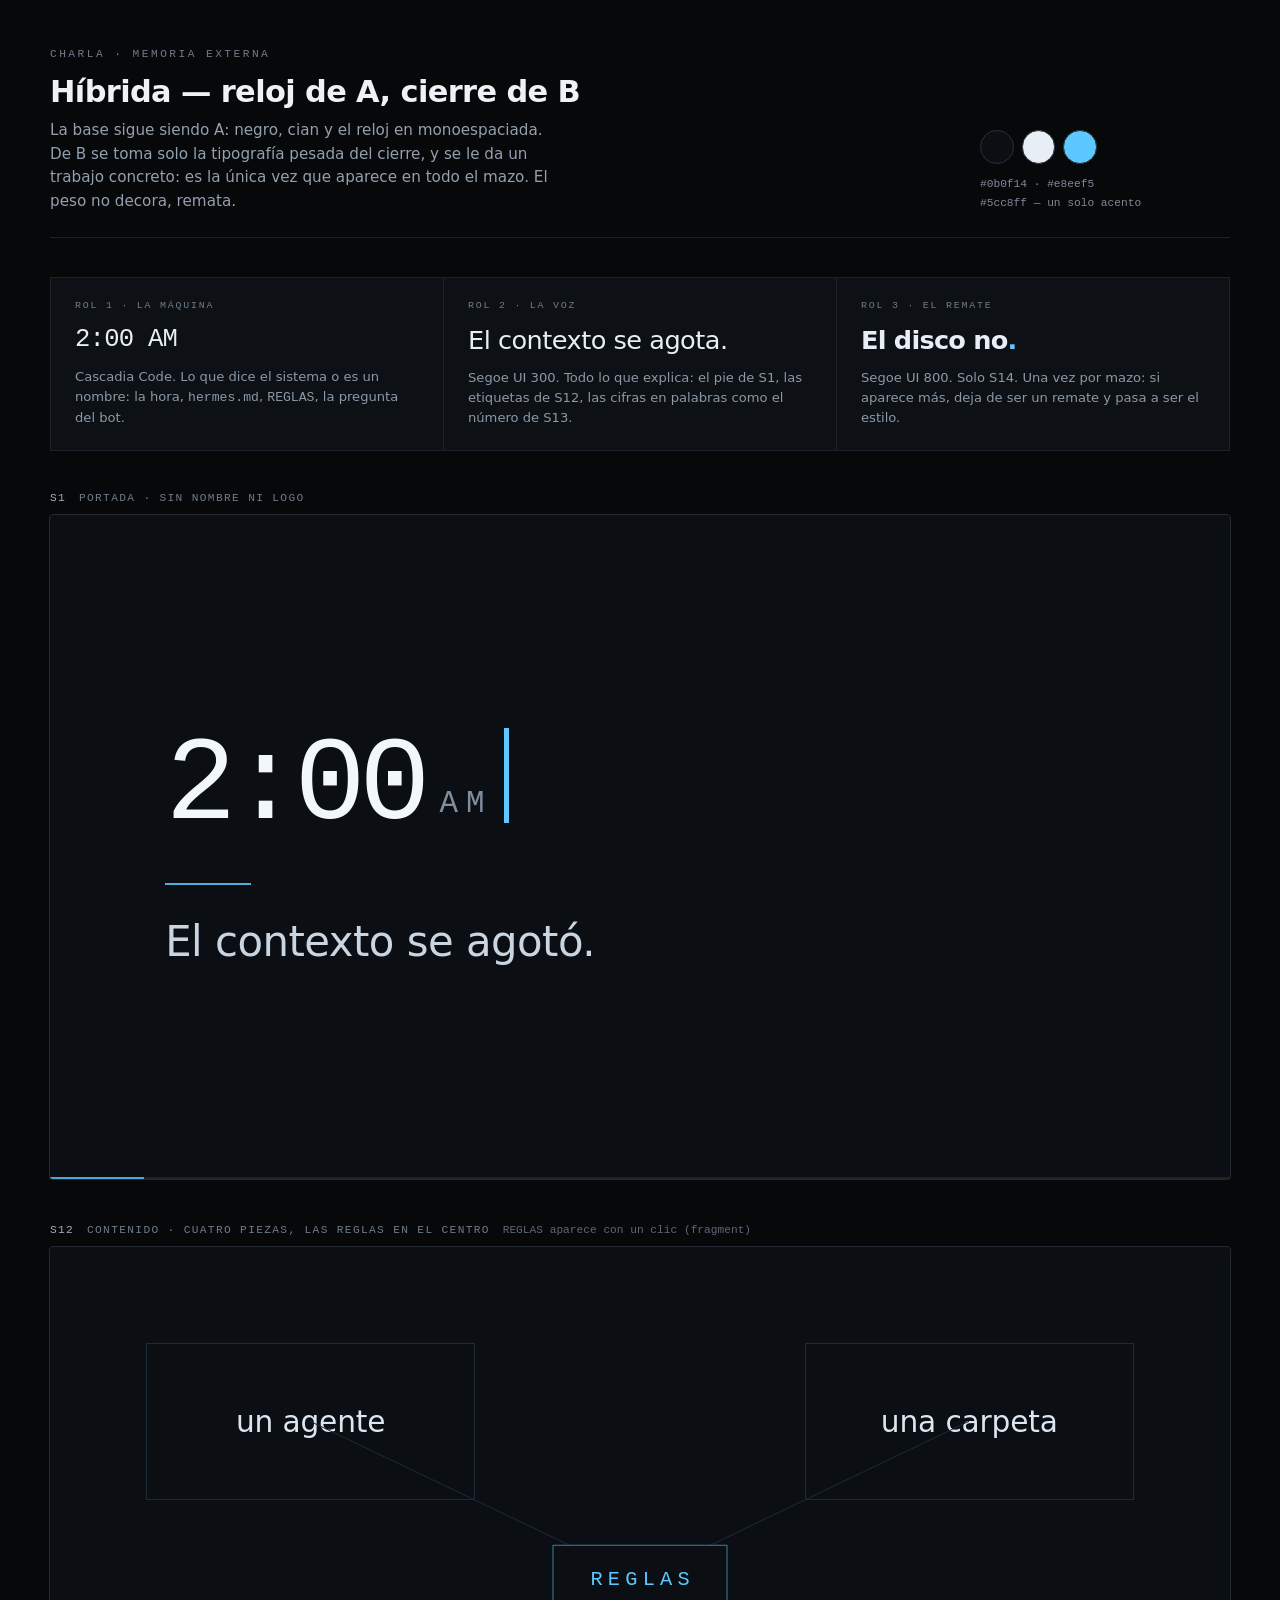
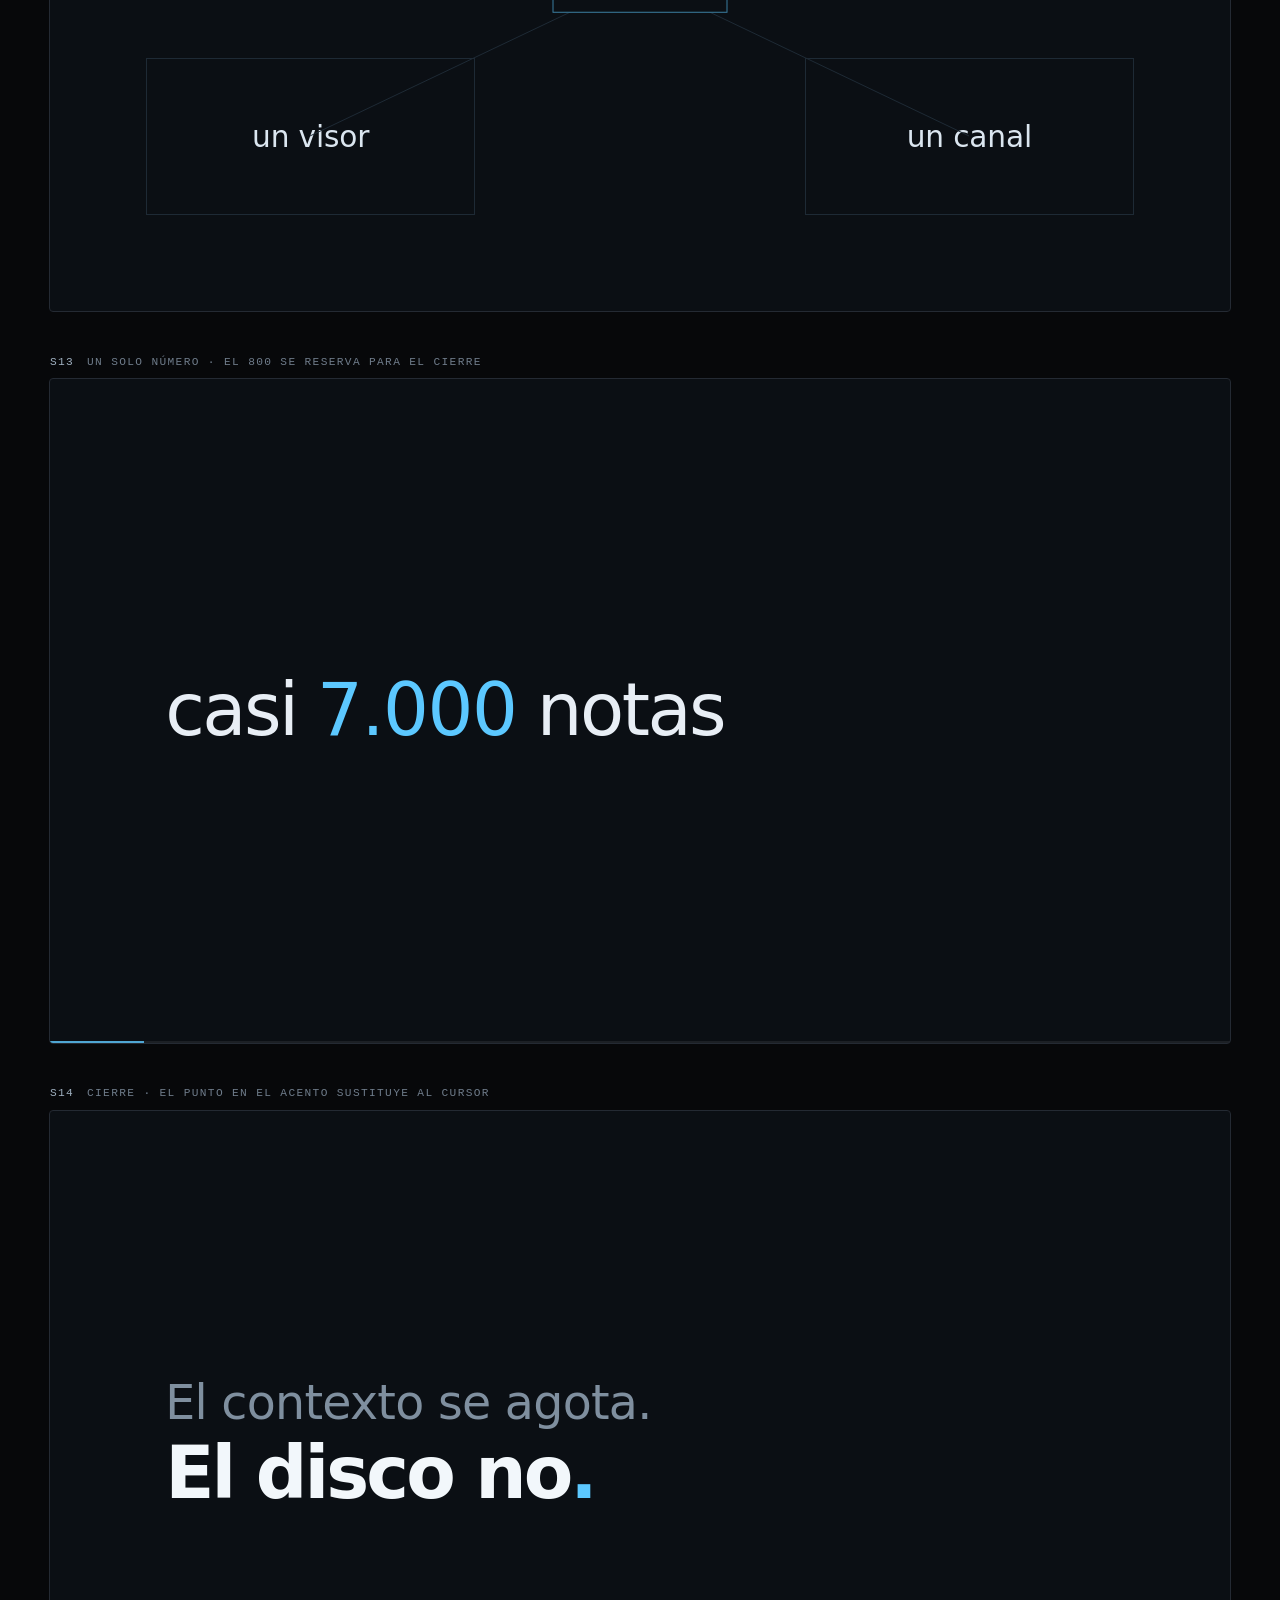
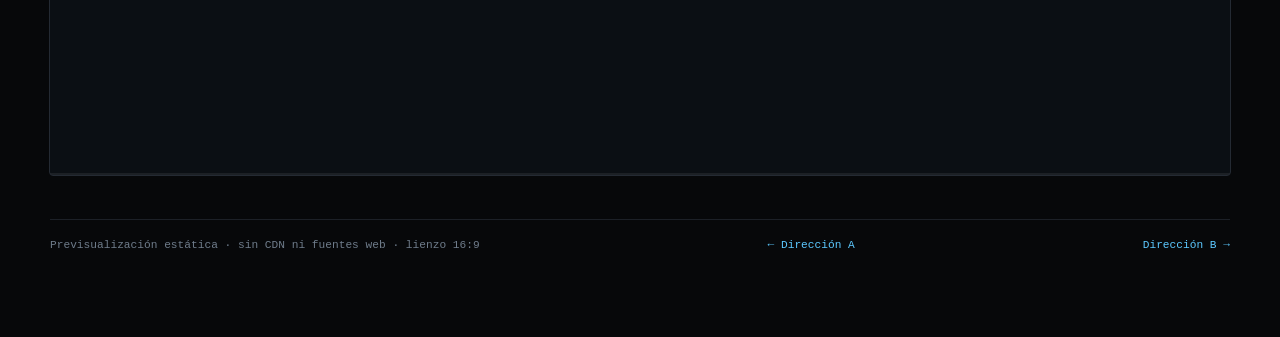
<file: charla-memoria-externa/slides-preview/direccion-hibrida.html>
<!doctype html>
<html lang="es">
<head>
<meta charset="utf-8" />
<meta name="viewport" content="width=device-width, initial-scale=1" />
<title>Dirección híbrida · reloj de A + cierre de B — memoria externa</title>
<style>
  *, *::before, *::after { box-sizing: border-box; }
  html, body { margin: 0; }
  body {
    background: #07080a; color: #cfd6de;
    font-family: "Segoe UI", system-ui, -apple-system, sans-serif;
    padding: 3rem 2rem 5rem; -webkit-font-smoothing: antialiased;
  }
  .wrap { max-width: 1180px; margin: 0 auto; }

  .sheet {
    display: flex; gap: 3rem; justify-content: space-between; align-items: flex-end;
    flex-wrap: wrap; border-bottom: 1px solid #1c2027; padding-bottom: 1.5rem; margin-bottom: 2.4rem;
  }
  .kicker {
    font-family: "Cascadia Code", Consolas, monospace; font-size: .7rem; letter-spacing: .22em;
    text-transform: uppercase; color: #6f7c8b; margin: 0 0 .9rem;
  }
  .sheet h1 { font-size: 1.9rem; font-weight: 600; letter-spacing: -.02em; margin: 0 0 .6rem; color: #eef2f6; }
  .why { margin: 0; max-width: 52ch; color: #93a0ae; font-size: .95rem; line-height: 1.55; }
  .meta { min-width: 250px; }
  .sw { display: flex; gap: .5rem; margin: 0 0 .7rem; }
  .chip { width: 2.1rem; height: 2.1rem; border-radius: 50%; border: 1px solid #2b313a; }
  .meta p { font-family: "Cascadia Code", Consolas, monospace; font-size: .7rem; line-height: 1.7; color: #7d8b99; margin: 0; }

  .roles {
    display: grid; grid-template-columns: repeat(3, 1fr); gap: 1px; background: #1c2027;
    border: 1px solid #1c2027; margin: 0 0 2.6rem;
  }
  .role { background: #0d1116; padding: 1.4rem 1.5rem; }
  .role .tag { font-family: "Cascadia Code", Consolas, monospace; font-size: .62rem; letter-spacing: .18em;
               text-transform: uppercase; color: #6f7c8b; margin: 0 0 .9rem; }
  .role .sample { margin: 0 0 .8rem; color: #e8eef5; }
  .role .use { margin: 0; font-size: .82rem; line-height: 1.5; color: #8b98a6; }
  .role.mono .sample { font-family: "Cascadia Code", Consolas, monospace; font-size: 1.6rem; letter-spacing: -.03em; }
  .role.light .sample { font-weight: 300; font-size: 1.6rem; letter-spacing: -.02em; }
  .role.heavy .sample { font-weight: 800; font-size: 1.6rem; letter-spacing: -.03em; }
  .role.heavy .sample .dot { color: #5cc8ff; }

  .frame { margin: 0 0 2.8rem; }
  .cap {
    display: flex; gap: .8rem; align-items: baseline; margin-bottom: .7rem;
    font-family: "Cascadia Code", Consolas, monospace; font-size: .7rem; letter-spacing: .12em;
    text-transform: uppercase; color: #6f7c8b;
  }
  .cap b { color: #9fb0c0; font-weight: 400; }
  .cap .note { text-transform: none; letter-spacing: 0; color: #5d6875; font-size: .7rem; }
  .foot { display: flex; gap: 1.4rem; justify-content: space-between; flex-wrap: wrap;
          border-top: 1px solid #1c2027; padding-top: 1.2rem;
          font-family: "Cascadia Code", Consolas, monospace; font-size: .7rem; color: #6f7c8b; }
  .foot a { color: #5cc8ff; text-decoration: none; }
  .foot a:hover { text-decoration: underline; }

  .stage {
    position: relative; aspect-ratio: 16 / 9; width: 100%;
    container-type: inline-size; overflow: hidden;
    outline: 1px solid #242a33; border-radius: 3px;
  }

  /* ============ base: dirección A ============ */
  .a { background: #0b0f14; color: #e8eef5; }

  /* S1 */
  .a-s1 { display: flex; flex-direction: column; justify-content: center; padding: 0 9cqw; }
  .a-clock {
    font-family: "Cascadia Code", Consolas, monospace;
    font-size: 12.5cqw; line-height: .9; letter-spacing: -.055em;
    font-weight: 400; color: #f2f7fb; margin: 0;
  }
  .a-clock .ampm { font-size: .26em; letter-spacing: .26em; color: #7f8f9f; margin-left: .5em; vertical-align: .18em; }
  .a-cursor {
    display: inline-block; width: .5cqw; height: .8em; background: #5cc8ff;
    margin-left: .1em; vertical-align: -.04em;
    animation: blink 1.06s steps(1, end) infinite;
  }
  @keyframes blink { 50% { opacity: 0; } }
  @media (prefers-reduced-motion: reduce) { .a-cursor { animation: none; } }
  .a-rule { width: 9cqw; height: 2px; background: #5cc8ff; opacity: .85; margin: 4.4cqw 0 3.4cqw; }
  .a-lede { font-size: 4.4cqw; font-weight: 300; letter-spacing: -.012em; color: #c9d6e2; margin: 0; }
  .a-gauge { position: absolute; left: 0; right: 0; bottom: 0; height: 2px; background: rgba(255,255,255,.07); }
  .a-gauge span { display: block; height: 100%; width: 8%; background: #5cc8ff; opacity: .8; }

  /* S12 */
  .a-s12 { padding: 7.5cqw; }
  .a-grid {
    position: relative; width: 100%; height: 100%;
    display: grid; grid-template-columns: 1fr 1fr 1fr; grid-template-rows: 1fr 1fr 1fr;
  }
  .a-links { position: absolute; inset: 0; width: 100%; height: 100%; stroke: #1e2a35; stroke-width: 1; }
  .a-node {
    background: #0b0f14; border: 1px solid #1e2a35;
    display: flex; align-items: center; justify-content: center;
    font-size: 3cqw; font-weight: 300; color: #dbe6f0; letter-spacing: -.005em;
  }
  .a-node.n1 { grid-area: 1 / 1; } .a-node.n2 { grid-area: 1 / 3; }
  .a-node.n3 { grid-area: 3 / 1; } .a-node.n4 { grid-area: 3 / 3; }
  .a-hub {
    position: absolute; left: 50%; top: 50%; transform: translate(-50%, -50%);
    background: #0b0f14; border: 1px solid rgba(92,200,255,.6); color: #5cc8ff;
    font-family: "Cascadia Code", Consolas, monospace;
    font-size: 2.05cqw; letter-spacing: .26em; text-indent: .26em;
    padding: 2.2cqw 3.2cqw; white-space: nowrap;
  }

  /* S13 · el número */
  .a-s13 { display: flex; flex-direction: column; justify-content: center; padding: 0 9cqw; }
  .a-big { font-size: 7.6cqw; font-weight: 300; letter-spacing: -.035em; margin: 0; color: #e8eef5; line-height: 1.05; }
  .a-big .num { font-variant-numeric: tabular-nums; color: #5cc8ff; letter-spacing: -.02em; }

  /* S14 · tipografía de la dirección B sobre la base de A */
  .a-s14 { display: flex; flex-direction: column; justify-content: center; padding: 0 9cqw; }
  .a-s14 .dim { font-size: 5cqw; font-weight: 300; letter-spacing: -.015em; color: #7f8f9f; margin: 0 0 .8cqw; }
  .a-s14 .full { font-size: 7.6cqw; font-weight: 800; letter-spacing: -.04em; color: #f2f7fb; margin: 0; line-height: 1.02; }
  .a-s14 .dot { color: #5cc8ff; }
</style>
</head>
<body>
<div class="wrap">

  <header class="sheet">
    <div>
      <p class="kicker">Charla · memoria externa</p>
      <h1>Híbrida — reloj de A, cierre de B</h1>
      <p class="why">La base sigue siendo A: negro, cian y el reloj en monoespaciada. De B se toma
        solo la tipografía pesada del cierre, y se le da un trabajo concreto: es la única vez
        que aparece en todo el mazo. El peso no decora, remata.</p>
    </div>
    <div class="meta">
      <div class="sw">
        <span class="chip" style="background:#0b0f14"></span>
        <span class="chip" style="background:#e8eef5"></span>
        <span class="chip" style="background:#5cc8ff"></span>
      </div>
      <p>#0b0f14 · #e8eef5</p>
      <p>#5cc8ff — un solo acento</p>
    </div>
  </header>

  <div class="roles">
    <div class="role mono">
      <p class="tag">Rol 1 · la máquina</p>
      <p class="sample">2:00 AM</p>
      <p class="use">Cascadia Code. Lo que dice el sistema o es un nombre: la hora, <code>hermes.md</code>, <code>REGLAS</code>, la pregunta del bot.</p>
    </div>
    <div class="role light">
      <p class="tag">Rol 2 · la voz</p>
      <p class="sample">El contexto se agota.</p>
      <p class="use">Segoe UI 300. Todo lo que explica: el pie de S1, las etiquetas de S12, las cifras en palabras como el número de S13.</p>
    </div>
    <div class="role heavy">
      <p class="tag">Rol 3 · el remate</p>
      <p class="sample">El disco no<span class="dot">.</span></p>
      <p class="use">Segoe UI 800. Solo S14. Una vez por mazo: si aparece más, deja de ser un remate y pasa a ser el estilo.</p>
    </div>
  </div>

  <section class="frame">
    <div class="cap"><b>S1</b><span>portada · sin nombre ni logo</span></div>
    <div class="stage a a-s1">
      <h1 class="a-clock">2:00<span class="ampm">AM</span><span class="a-cursor"></span></h1>
      <div class="a-rule"></div>
      <p class="a-lede">El contexto se agotó.</p>
      <div class="a-gauge"><span></span></div>
    </div>
  </section>

  <section class="frame">
    <div class="cap"><b>S12</b><span>contenido · cuatro piezas, las reglas en el centro</span><span class="note">REGLAS aparece con un clic (fragment)</span></div>
    <div class="stage a a-s12">
      <div class="a-grid">
        <svg class="a-links" viewBox="0 0 100 100" preserveAspectRatio="none" aria-hidden="true">
          <line x1="16.6" y1="16.6" x2="50" y2="50" vector-effect="non-scaling-stroke" />
          <line x1="83.3" y1="16.6" x2="50" y2="50" vector-effect="non-scaling-stroke" />
          <line x1="16.6" y1="83.3" x2="50" y2="50" vector-effect="non-scaling-stroke" />
          <line x1="83.3" y1="83.3" x2="50" y2="50" vector-effect="non-scaling-stroke" />
        </svg>
        <div class="a-node n1">un agente</div>
        <div class="a-node n2">una carpeta</div>
        <div class="a-node n3">un visor</div>
        <div class="a-node n4">un canal</div>
        <div class="a-hub">REGLAS</div>
      </div>
    </div>
  </section>

  <section class="frame">
    <div class="cap"><b>S13</b><span>un solo número · el 800 se reserva para el cierre</span></div>
    <div class="stage a a-s13">
      <p class="a-big">casi <span class="num">7.000</span> notas</p>
      <div class="a-gauge"><span></span></div>
    </div>
  </section>

  <section class="frame">
    <div class="cap"><b>S14</b><span>cierre · el punto en el acento sustituye al cursor</span></div>
    <div class="stage a a-s14">
      <p class="dim">El contexto se agota.</p>
      <p class="full">El disco no<span class="dot">.</span></p>
      <div class="a-gauge"><span style="width:0"></span></div>
    </div>
  </section>

  <footer class="foot">
    <span>Previsualización estática · sin CDN ni fuentes web · lienzo 16:9</span>
    <a href="direccion-a-terminal.html">← Dirección A</a>
    <a href="direccion-b-muro.html">Dirección B →</a>
  </footer>

</div>
</body>
</html>
</file>
<file: charla-memoria-externa/assets/style.css>
:root{
  --bg:#0b0f14; --bg2:#111722; --panel:#141c27; --panel2:#18212e;
  --line:#243140; --line-soft:#1c2634;
  --text:#e6edf5; --muted:#93a3b8; --dim:#6b7c92;
  --accent:#5cc8ff; --accent2:#7c9cff; --green:#57d9a3;
  --amber:#ffc861; --red:#ff7a7a; --purple:#b58cff;
  --radius:14px;
  --mono:"Fira Code","Cascadia Code",Consolas,"Courier New",monospace;
  --sans:"Segoe UI",system-ui,-apple-system,Roboto,Helvetica,Arial,sans-serif;
}
*{box-sizing:border-box}
html{scroll-behavior:smooth}
body{
  margin:0;background:radial-gradient(1200px 600px at 85% -10%,#152233 0%,var(--bg) 55%) fixed;
  color:var(--text);font-family:var(--sans);font-size:16px;line-height:1.65;
}
a{color:var(--accent);text-decoration:none}
a:hover{text-decoration:underline}
code{font-family:var(--mono);font-size:.86em;background:#0a1018;border:1px solid var(--line-soft);
  padding:.12em .38em;border-radius:6px;color:#bfe3ff;white-space:nowrap}
h1,h2,h3,h4{line-height:1.25;margin:0}
h2{font-size:1.5rem;letter-spacing:-.01em}
h3{font-size:1.05rem;margin-top:26px;color:#dce8f6}
h4{font-size:.92rem;margin:18px 0 6px;color:var(--muted);text-transform:uppercase;letter-spacing:.08em}
p{margin:.7em 0}
ul,ol{margin:.6em 0;padding-left:1.25em}
li{margin:.3em 0}
strong{color:#fff}
hr{border:0;border-top:1px solid var(--line-soft);margin:28px 0}

#progress{position:fixed;top:0;left:0;height:3px;width:0;
  background:linear-gradient(90deg,var(--accent),var(--accent2));z-index:60}

.layout{display:grid;grid-template-columns:280px minmax(0,1fr);min-height:100vh}
aside{
  position:sticky;top:0;height:100vh;overflow:auto;padding:26px 20px 40px;
  background:linear-gradient(180deg,#0d131b 0%,#0a0f16 100%);
  border-right:1px solid var(--line-soft);
}
.brand{display:flex;gap:12px;align-items:center;margin-bottom:8px}
.logo{width:38px;height:38px;border-radius:11px;flex:0 0 auto;
  background:conic-gradient(from 210deg,#5cc8ff,#7c9cff,#b58cff,#57d9a3,#5cc8ff);
  display:grid;place-items:center;font-weight:800;color:#07111c;font-size:1.05rem}
.brand h1{font-size:.98rem;letter-spacing:-.01em}
.brand small{display:block;color:var(--dim);font-size:.7rem;font-weight:500;
  letter-spacing:.05em;text-transform:uppercase}
.side-meta{font-size:.75rem;color:var(--dim);margin:10px 0 16px;line-height:1.5}
nav a{display:flex;gap:10px;align-items:baseline;padding:8px 10px;border-radius:8px;
  color:var(--muted);font-size:.87rem;border-left:2px solid transparent;margin:1px 0}
nav a:hover{background:#131c27;color:#dfeaf7;text-decoration:none}
nav a.active{background:rgba(92,200,255,.09);border-left-color:var(--accent);
  color:#eaf6ff;font-weight:600}
nav .num{color:var(--dim);font-family:var(--mono);font-size:.72rem;min-width:1.4em}
.side-foot{font-size:.72rem;color:#56677c;border-top:1px solid var(--line-soft);
  margin-top:22px;padding-top:14px}

main{padding:40px clamp(18px,5vw,60px) 96px;max-width:1080px}
header.page{margin-bottom:26px}
.kicker{font-family:var(--mono);font-size:.72rem;color:var(--accent);
  letter-spacing:.12em;text-transform:uppercase;margin-bottom:10px}
header.page h2{font-size:clamp(1.6rem,3vw,2.2rem);letter-spacing:-.02em}
header.page .lead{color:#b9c9dc;font-size:1rem;max-width:70ch;margin-top:10px}

section.block{margin-bottom:48px;scroll-margin-top:24px}
.sec-head{display:flex;align-items:baseline;gap:12px;border-bottom:1px solid var(--line-soft);
  padding-bottom:10px;margin-bottom:18px}
.sec-head h2{flex:1}

.hero{border:1px solid var(--line);border-radius:20px;padding:30px;
  background:linear-gradient(135deg,rgba(92,200,255,.08),rgba(124,156,255,.03) 45%,transparent 70%),var(--panel);
  position:relative;overflow:hidden}
.hero:after{content:"";position:absolute;inset:auto -80px -120px auto;width:320px;height:320px;
  background:radial-gradient(circle,rgba(124,156,255,.18),transparent 65%);pointer-events:none}
.hero h2{font-size:clamp(1.7rem,3.4vw,2.4rem);letter-spacing:-.025em}
.hero .lead{color:#b9c9dc;max-width:70ch;margin-top:12px;font-size:1.02rem}

.pillrow{display:flex;flex-wrap:wrap;gap:8px;margin-top:18px}
.pill{font-size:.72rem;border:1px solid var(--line);background:#0d151f;color:var(--muted);
  padding:4px 10px;border-radius:999px;font-family:var(--mono)}
.pill.accent{border-color:rgba(92,200,255,.35);color:#bfe6ff;background:rgba(92,200,255,.08)}

.metrics{display:grid;grid-template-columns:repeat(auto-fit,minmax(130px,1fr));gap:12px;margin-top:24px}
.metric{background:#0c141d;border:1px solid var(--line-soft);border-radius:12px;padding:12px 15px}
.metric b{display:block;font-size:1.4rem;letter-spacing:-.02em;color:#fff;font-variant-numeric:tabular-nums}
.metric span{font-size:.7rem;color:var(--dim);text-transform:uppercase;letter-spacing:.06em}

.card{background:var(--panel);border:1px solid var(--line-soft);border-radius:var(--radius);
  padding:18px 20px}
.card h3{margin:0 0 6px;font-size:1rem}
.card p{margin:.3em 0;color:#b8c8da;font-size:.92rem}
.card.hl{border-color:rgba(92,200,255,.28);
  background:linear-gradient(160deg,rgba(92,200,255,.06),transparent 55%),var(--panel)}
.grid{display:grid;gap:14px}
.g2{grid-template-columns:repeat(auto-fit,minmax(290px,1fr))}
.g3{grid-template-columns:repeat(auto-fit,minmax(230px,1fr))}
.k{font-family:var(--mono);font-size:.7rem;color:var(--dim);text-transform:uppercase;
  letter-spacing:.08em;display:block;margin-bottom:6px}

.callout{border-left:3px solid var(--accent);background:rgba(92,200,255,.055);
  border-radius:0 12px 12px 0;padding:14px 18px;color:#c3d4e6;font-size:.93rem}
.callout.warn{border-left-color:var(--amber);background:rgba(255,200,97,.06)}
.callout.good{border-left-color:var(--green);background:rgba(87,217,163,.06)}
.callout.bad{border-left-color:var(--red);background:rgba(255,122,122,.06)}
.callout strong{color:#fff}

.tablewrap{overflow:auto;border:1px solid var(--line-soft);border-radius:12px}
table{width:100%;border-collapse:collapse;font-size:.88rem;min-width:540px}
thead th{background:#0d151f;color:var(--muted);text-align:left;font-weight:600;font-size:.72rem;
  text-transform:uppercase;letter-spacing:.07em;padding:10px 14px;border-bottom:1px solid var(--line)}
tbody td{padding:10px 14px;border-bottom:1px solid #1a2431;color:#c2d1e2;vertical-align:top}
tbody tr:last-child td{border-bottom:0}
tbody tr:hover td{background:#101924}
td.num{font-variant-numeric:tabular-nums;white-space:nowrap;color:#dbe8f6}

/* ---------- guion ---------- */
.script{border:1px solid var(--line-soft);border-radius:14px;background:var(--panel);
  margin-bottom:16px;overflow:hidden}
.script-head{display:flex;flex-wrap:wrap;gap:10px;align-items:center;
  padding:12px 18px;background:#101822;border-bottom:1px solid var(--line-soft)}
.time{font-family:var(--mono);font-size:.78rem;color:var(--accent);
  background:rgba(92,200,255,.1);border:1px solid rgba(92,200,255,.25);
  padding:2px 8px;border-radius:6px}
.script-head h3{margin:0;font-size:.98rem;flex:1}
.meta{font-family:var(--mono);font-size:.72rem;color:var(--dim)}
.script-body{padding:16px 20px 18px}
.say{font-size:1.03rem;line-height:1.8;color:#eaf2fb;margin:0}
.act{color:var(--dim);font-style:italic;font-size:.9rem}
.screen{font-size:.8rem;color:var(--muted);font-family:var(--mono);
  border-left:2px solid var(--line);padding-left:10px;margin:12px 0 0}
.script-foot{display:flex;flex-wrap:wrap;gap:12px;align-items:center;
  padding:10px 20px 14px;border-top:1px dashed var(--line-soft);font-size:.78rem;color:var(--dim)}
.script-foot .grow{flex:1}

button.pick,button.copy,button.tool{
  font-family:var(--sans);font-size:.76rem;cursor:pointer;
  background:#101a25;color:var(--text);border:1px solid var(--line);
  border-radius:8px;padding:5px 10px;transition:.15s}
button.pick:hover,button.copy:hover,button.tool:hover{border-color:var(--accent);color:#dff3ff}
button.pick.on{background:rgba(87,217,163,.14);border-color:rgba(87,217,163,.5);color:#bff5e2}
button.tool[aria-pressed="true"]{background:rgba(92,200,255,.14);
  border-color:rgba(92,200,255,.45);color:#dff3ff}

/* ---------- mock de diapositiva ---------- */
.slide{aspect-ratio:16/9;border:1px solid var(--line);border-radius:10px;
  background:linear-gradient(140deg,#0d1620,#0a1018 60%);padding:22px;
  display:flex;flex-direction:column;justify-content:center;gap:10px;
  box-shadow:inset 0 0 40px rgba(0,0,0,.35);margin:12px 0}
.slide .st{font-size:clamp(1.05rem,2vw,1.5rem);font-weight:700;letter-spacing:-.02em;line-height:1.25}
.slide .ss{font-size:clamp(.7rem,1.2vw,.9rem);color:var(--muted);line-height:1.5}
.slide .sl{font-family:var(--mono);font-size:.62rem;color:var(--dim);letter-spacing:.1em;text-transform:uppercase}
.slide .row{display:flex;gap:14px;flex-wrap:wrap}
.slide .col{flex:1;min-width:120px;border-left:2px solid var(--line);padding-left:10px}
.slide .col b{display:block;font-size:.8rem;color:#dff3ff}
.slide .col span{font-size:.68rem;color:var(--muted)}

/* ---------- opciones ---------- */
.option{border:1px solid var(--line-soft);border-radius:12px;background:var(--panel);
  padding:14px 16px;margin-bottom:10px;transition:.15s}
.option.on{border-color:rgba(87,217,163,.45);background:rgba(87,217,163,.045)}
.opt-head{display:flex;flex-wrap:wrap;gap:10px;align-items:center;margin-bottom:6px}
.tag{font-family:var(--mono);font-size:.66rem;letter-spacing:.06em;text-transform:uppercase;
  border:1px solid var(--line);color:var(--muted);border-radius:999px;padding:2px 8px}
.tag.a{border-color:rgba(92,200,255,.35);color:#bfe6ff}
.tag.g{border-color:rgba(87,217,163,.4);color:#bff5e2}
.tag.w{border-color:rgba(255,200,97,.4);color:#ffe3ab}
.tag.r{border-color:rgba(255,122,122,.4);color:#ffc4c4}
.opt-head strong{flex:1;font-size:.95rem;min-width:180px}
.option p{margin:.35em 0;color:#c5d4e5;font-size:.92rem}
.option .why{font-size:.8rem;color:var(--dim);margin-top:8px}
.option .why b{color:var(--muted);font-weight:600}
body.only-sel .option:not(.on){display:none}
body.only-sel .opt-empty{display:none}

.selbar{position:sticky;top:0;z-index:20;display:flex;flex-wrap:wrap;gap:12px;
  align-items:center;background:rgba(11,15,20,.92);backdrop-filter:blur(6px);
  border-bottom:1px solid var(--line-soft);padding:10px 0;margin-bottom:18px}
.selbar .grow{flex:1}
.selbar b{color:#bff5e2;font-variant-numeric:tabular-nums}

.checklist{list-style:none;padding:0;margin:0;display:grid;gap:6px}
.checklist li{display:flex;gap:10px;align-items:flex-start;padding:9px 12px;
  border:1px solid var(--line-soft);border-radius:9px;background:#0e1620;font-size:.9rem}
.checklist input{margin-top:5px;accent-color:#57d9a3}
.checklist li:has(input:checked){opacity:.55;text-decoration:line-through}

.steps{counter-reset:s;list-style:none;padding:0;margin:0;display:grid;gap:8px}
.steps li{counter-increment:s;position:relative;padding:10px 14px 10px 46px;
  background:#0e1620;border:1px solid var(--line-soft);border-radius:10px;
  font-size:.9rem;color:#c2d1e2}
.steps li:before{content:counter(s);position:absolute;left:12px;top:50%;transform:translateY(-50%);
  width:22px;height:22px;border-radius:50%;background:rgba(92,200,255,.14);color:var(--accent);
  display:grid;place-items:center;font-family:var(--mono);font-size:.72rem;
  border:1px solid rgba(92,200,255,.28)}

.quote{border-left:3px solid var(--purple);padding:6px 0 6px 18px;color:#d7cbf2;font-style:italic}
.footer{color:var(--dim);font-size:.8rem;border-top:1px solid var(--line-soft);padding-top:18px;margin-top:40px}
.timeline{display:grid;gap:8px}
.trow{display:grid;grid-template-columns:82px 1fr;gap:14px;align-items:start;
  padding:10px 14px;border:1px solid var(--line-soft);border-radius:10px;background:#0e1620}
.trow .t{font-family:var(--mono);font-size:.76rem;color:var(--accent);padding-top:2px}

@media (max-width:920px){
  .layout{grid-template-columns:1fr}
  aside{position:relative;height:auto;border-right:0;border-bottom:1px solid var(--line-soft);padding:16px}
  aside nav{display:flex;gap:6px;overflow:auto;padding-bottom:4px}
  aside nav a{white-space:nowrap;border-left:0;border-bottom:2px solid transparent}
  aside nav a.active{border-left:0;border-bottom-color:var(--accent)}
  .side-foot{display:none}
  main{padding:26px 16px 70px}
  .hero{padding:22px}
}
@media print{
  aside,#progress,.pick,.copy,.tool,.selbar{display:none!important}
  .layout{display:block}
  body{background:#fff;color:#111;font-size:10.5pt}
  main{max-width:none;padding:0}
  .hero,.card,.option,.script,.trow,.slide{background:#fff!important;border-color:#ccc!important;color:#111!important}
  .say,.option p,.card p,td{color:#222!important}
  h2,h3,strong,.metric b{color:#000!important}
  .script{break-inside:avoid}
}

/* ---------- conexiones ---------- */
.io{font-family:var(--mono);font-size:.62rem;text-transform:uppercase;letter-spacing:.06em;
  border:1px solid var(--line);border-radius:999px;padding:1px 7px;white-space:nowrap;display:inline-block}
.io.in{border-color:rgba(92,200,255,.4);color:#bfe6ff;background:rgba(92,200,255,.08)}
.io.out{border-color:rgba(255,200,97,.4);color:#ffe3ab;background:rgba(255,200,97,.07)}
.io.proc{border-color:rgba(181,140,255,.45);color:#ded0ff;background:rgba(181,140,255,.08)}

.flow{margin:18px 0 6px}
.flow-row{display:grid;grid-template-columns:repeat(auto-fit,minmax(150px,1fr));gap:10px;align-items:stretch}
.node{background:#0e1620;border:1px solid var(--line-soft);border-radius:10px;padding:12px 14px}
.node b{display:block;font-size:.78rem;letter-spacing:.06em;color:#dff3ff}
.node span{display:block;font-size:.74rem;color:var(--dim);margin-top:3px;line-height:1.45}
.node.hl{border-color:rgba(92,200,255,.45);
  background:linear-gradient(160deg,rgba(92,200,255,.08),transparent 60%),#0e1620}

.split{display:grid;grid-template-columns:1fr 1fr;gap:14px}
@media (max-width:700px){.split{grid-template-columns:1fr}}

.case{border-left:3px solid var(--green);padding:3px 0 3px 14px;margin:12px 0}
.case b{display:block;color:#fff;font-size:.93rem}
.case span{font-size:.85rem;color:var(--muted)}

.bigline{font-size:clamp(1.1rem,2.2vw,1.45rem);font-weight:700;letter-spacing:-.02em;
  line-height:1.35;color:#eaf6ff}
</file>
<file: charla-memoria-externa/vendor/reveal/dist/reveal.css>
.reveal .stretch,.reveal .r-stretch{max-width:none;max-height:none}.reveal pre.stretch code,.reveal pre.r-stretch code{box-sizing:border-box;height:100%;max-height:100%}.reveal .r-fit-text{white-space:nowrap;display:inline-block}.reveal .r-stack{grid-template-rows:100%;display:grid}.reveal .r-stack>*{grid-area:1/1;margin:auto}.reveal .r-vstack,.reveal .r-hstack{display:flex}.reveal .r-vstack img,.reveal .r-vstack video,.reveal .r-hstack img,.reveal .r-hstack video{object-fit:contain;min-width:0;min-height:0}.reveal .r-vstack{flex-direction:column;justify-content:center;align-items:center}.reveal .r-hstack{flex-direction:row;justify-content:center;align-items:center}.reveal .items-stretch{align-items:stretch}.reveal .items-start{align-items:flex-start}.reveal .items-center{align-items:center}.reveal .items-end{align-items:flex-end}.reveal .justify-between{justify-content:space-between}.reveal .justify-around{justify-content:space-around}.reveal .justify-start{justify-content:flex-start}.reveal .justify-center{justify-content:center}.reveal .justify-end{justify-content:flex-end}html.reveal-full-page{width:100%;height:100vh;height:calc(var(--vh,1vh) * 100);height:100dvh;overflow:hidden}.reveal-viewport{color:#000;--r-controls-spacing:12px;--r-overlay-header-height:40px;--r-overlay-margin:0px;--r-overlay-padding:6px;--r-overlay-gap:5px;background-color:#fff;height:100%;margin:0;line-height:1;position:relative;overflow:hidden}@media screen and (width<=1024px),(height<=768px){.reveal-viewport{--r-overlay-header-height:26px}}.reveal-viewport:fullscreen{width:100%!important;height:100%!important;top:0!important;left:0!important;transform:none!important}.reveal .fragment{transition:all .2s}.reveal .fragment:not(.custom){opacity:0;visibility:hidden;will-change:opacity}.reveal .fragment.visible{opacity:1;visibility:inherit}.reveal .fragment.disabled{transition:none}.reveal .fragment.grow{opacity:1;visibility:inherit}.reveal .fragment.grow.visible{transform:scale(1.3)}.reveal .fragment.shrink{opacity:1;visibility:inherit}.reveal .fragment.shrink.visible{transform:scale(.7)}.reveal .fragment.zoom-in{transform:scale(.1)}.reveal .fragment.zoom-in.visible{transform:none}.reveal .fragment.fade-out{opacity:1;visibility:inherit}.reveal .fragment.fade-out.visible{opacity:0;visibility:hidden}.reveal .fragment.semi-fade-out{opacity:1;visibility:inherit}.reveal .fragment.semi-fade-out.visible{opacity:.5;visibility:inherit}.reveal .fragment.strike{opacity:1;visibility:inherit}.reveal .fragment.strike.visible{text-decoration:line-through}.reveal .fragment.fade-up{transform:translateY(40px)}.reveal .fragment.fade-up.visible{transform:translate(0)}.reveal .fragment.fade-down{transform:translateY(-40px)}.reveal .fragment.fade-down.visible{transform:translate(0)}.reveal .fragment.fade-right{transform:translate(-40px)}.reveal .fragment.fade-right.visible{transform:translate(0)}.reveal .fragment.fade-left{transform:translate(40px)}.reveal .fragment.fade-left.visible{transform:translate(0)}.reveal .fragment.fade-in-then-out,.reveal .fragment.current-visible{opacity:0;visibility:hidden}.reveal .fragment.fade-in-then-out.current-fragment,.reveal .fragment.current-visible.current-fragment{opacity:1;visibility:inherit}.reveal .fragment.fade-in-then-semi-out{opacity:0;visibility:hidden}.reveal .fragment.fade-in-then-semi-out.visible{opacity:.5;visibility:inherit}.reveal .fragment.fade-in-then-semi-out.current-fragment,.reveal .fragment.highlight-red,.reveal .fragment.highlight-current-red,.reveal .fragment.highlight-green,.reveal .fragment.highlight-current-green,.reveal .fragment.highlight-blue,.reveal .fragment.highlight-current-blue{opacity:1;visibility:inherit}.reveal .fragment.highlight-red.visible{color:#ff2c2d}.reveal .fragment.highlight-green.visible{color:#17ff2e}.reveal .fragment.highlight-blue.visible{color:#1b91ff}.reveal .fragment.highlight-current-red.current-fragment{color:#ff2c2d}.reveal .fragment.highlight-current-green.current-fragment{color:#17ff2e}.reveal .fragment.highlight-current-blue.current-fragment{color:#1b91ff}.reveal:after{content:"";font-style:italic}.reveal iframe{z-index:1}.reveal a{position:relative}@keyframes bounce-right{0%,10%,25%,40%,50%{transform:translate(0)}20%{transform:translate(10px)}30%{transform:translate(-5px)}}@keyframes bounce-left{0%,10%,25%,40%,50%{transform:translate(0)}20%{transform:translate(-10px)}30%{transform:translate(5px)}}@keyframes bounce-down{0%,10%,25%,40%,50%{transform:translateY(0)}20%{transform:translateY(10px)}30%{transform:translateY(-5px)}}.reveal .controls{top:auto;bottom:var(--r-controls-spacing);right:var(--r-controls-spacing);z-index:11;color:#000;pointer-events:none;font-size:10px;display:none;position:absolute;left:auto}.reveal .controls button{cursor:pointer;color:currentColor;z-index:2;pointer-events:auto;font-size:inherit;visibility:hidden;opacity:0;-webkit-appearance:none;-webkit-tap-highlight-color:#0000;background-color:#0000;border:0;outline:0;padding:0;transition:color .2s,opacity .2s,transform .2s;position:absolute;transform:scale(.9999)}.reveal .controls .controls-arrow:before,.reveal .controls .controls-arrow:after{content:"";transform-origin:.2em;will-change:transform;background-color:currentColor;border-radius:.25em;width:2.6em;height:.5em;transition:all .15s,background-color .8s;position:absolute;top:0;left:0}.reveal .controls .controls-arrow{width:3.6em;height:3.6em;position:relative}.reveal .controls .controls-arrow:before{transform:translate(.5em)translateY(1.55em)rotate(45deg)}.reveal .controls .controls-arrow:after{transform:translate(.5em)translateY(1.55em)rotate(-45deg)}.reveal .controls .controls-arrow:hover:before{transform:translate(.5em)translateY(1.55em)rotate(40deg)}.reveal .controls .controls-arrow:hover:after{transform:translate(.5em)translateY(1.55em)rotate(-40deg)}.reveal .controls .controls-arrow:active:before{transform:translate(.5em)translateY(1.55em)rotate(36deg)}.reveal .controls .controls-arrow:active:after{transform:translate(.5em)translateY(1.55em)rotate(-36deg)}.reveal .controls .navigate-left{bottom:3.2em;right:6.4em;transform:translate(-10px)}.reveal .controls .navigate-left.highlight{animation:2s ease-out 50 both bounce-left}.reveal .controls .navigate-right{bottom:3.2em;right:0;transform:translate(10px)}.reveal .controls .navigate-right .controls-arrow{transform:rotate(180deg)}.reveal .controls .navigate-right.highlight{animation:2s ease-out 50 both bounce-right}.reveal .controls .navigate-up{bottom:6.4em;right:3.2em;transform:translateY(-10px)}.reveal .controls .navigate-up .controls-arrow{transform:rotate(90deg)}.reveal .controls .navigate-down{padding-bottom:1.4em;bottom:-1.4em;right:3.2em;transform:translateY(10px)}.reveal .controls .navigate-down .controls-arrow{transform:rotate(-90deg)}.reveal .controls .navigate-down.highlight{animation:2s ease-out 50 both bounce-down}.reveal .controls[data-controls-back-arrows=faded] .navigate-up.enabled{opacity:.3}.reveal .controls[data-controls-back-arrows=faded] .navigate-up.enabled:hover{opacity:1}.reveal .controls[data-controls-back-arrows=hidden] .navigate-up.enabled{opacity:0;visibility:hidden}.reveal .controls .enabled{visibility:visible;opacity:.9;cursor:pointer;transform:none}.reveal .controls .enabled.fragmented{opacity:.5}.reveal .controls .enabled:hover,.reveal .controls .enabled.fragmented:hover{opacity:1}.reveal:not(.rtl) .controls[data-controls-back-arrows=faded] .navigate-left.enabled{opacity:.3}.reveal:not(.rtl) .controls[data-controls-back-arrows=faded] .navigate-left.enabled:hover{opacity:1}.reveal:not(.rtl) .controls[data-controls-back-arrows=hidden] .navigate-left.enabled{opacity:0;visibility:hidden}.reveal.rtl .controls[data-controls-back-arrows=faded] .navigate-right.enabled{opacity:.3}.reveal.rtl .controls[data-controls-back-arrows=faded] .navigate-right.enabled:hover{opacity:1}.reveal.rtl .controls[data-controls-back-arrows=hidden] .navigate-right.enabled{opacity:0;visibility:hidden}.reveal[data-navigation-mode=linear].has-horizontal-slides .navigate-up,.reveal[data-navigation-mode=linear].has-horizontal-slides .navigate-down{display:none}.reveal[data-navigation-mode=linear].has-horizontal-slides .navigate-left,.reveal:not(.has-vertical-slides) .controls .navigate-left{bottom:1.4em;right:5.5em}.reveal[data-navigation-mode=linear].has-horizontal-slides .navigate-right,.reveal:not(.has-vertical-slides) .controls .navigate-right{bottom:1.4em;right:.5em}.reveal:not(.has-horizontal-slides) .controls .navigate-up{bottom:5em;right:1.4em}.reveal:not(.has-horizontal-slides) .controls .navigate-down{bottom:.5em;right:1.4em}.reveal.has-dark-background .controls{color:#fff}.reveal.has-light-background .controls{color:#000}.reveal.no-hover .controls .controls-arrow:hover:before,.reveal.no-hover .controls .controls-arrow:active:before{transform:translate(.5em)translateY(1.55em)rotate(45deg)}.reveal.no-hover .controls .controls-arrow:hover:after,.reveal.no-hover .controls .controls-arrow:active:after{transform:translate(.5em)translateY(1.55em)rotate(-45deg)}@media screen and (width>=500px){.reveal-viewport{--r-controls-spacing:.8em}.reveal .controls[data-controls-layout=edges]{inset:0}.reveal .controls[data-controls-layout=edges] .navigate-left,.reveal .controls[data-controls-layout=edges] .navigate-right,.reveal .controls[data-controls-layout=edges] .navigate-up,.reveal .controls[data-controls-layout=edges] .navigate-down{bottom:auto;right:auto}.reveal .controls[data-controls-layout=edges] .navigate-left{top:50%;left:var(--r-controls-spacing);margin-top:-1.8em}.reveal .controls[data-controls-layout=edges] .navigate-right{top:50%;right:var(--r-controls-spacing);margin-top:-1.8em}.reveal .controls[data-controls-layout=edges] .navigate-up{top:var(--r-controls-spacing);margin-left:-1.8em;left:50%}.reveal .controls[data-controls-layout=edges] .navigate-down{bottom:calc(var(--r-controls-spacing) - 1.4em + .3em);margin-left:-1.8em;left:50%}}.reveal .progress{z-index:10;color:#fff;background-color:#0003;width:100%;height:3px;display:none;position:absolute;bottom:0;left:0}.reveal .progress:after{content:"";width:100%;height:10px;display:block;position:absolute;top:-10px}.reveal .progress span{transform-origin:0 0;background-color:currentColor;width:100%;height:100%;transition:transform .8s cubic-bezier(.26,.86,.44,.985);display:block;transform:scaleX(0)}.reveal .slide-number{z-index:31;color:#fff;background-color:#0006;padding:5px;font-family:Helvetica,sans-serif;font-size:12px;line-height:1;display:block;position:absolute;bottom:8px;right:8px}.reveal .slide-number a{color:currentColor}.reveal .slide-number-delimiter{margin:0 3px}.reveal{touch-action:pinch-zoom;width:100%;height:100%;position:relative;overflow:hidden}.reveal.embedded{touch-action:pan-y}.reveal.embedded.is-vertical-slide{touch-action:none}.reveal .slides{pointer-events:none;z-index:1;text-align:center;perspective:600px;perspective-origin:50% 40%;width:100%;height:100%;margin:auto;position:absolute;inset:0;overflow:visible}.reveal .slides>section{perspective:600px}.reveal .slides>section,.reveal .slides>section>section{pointer-events:auto;z-index:10;transform-style:flat;width:100%;transition:transform-origin .8s cubic-bezier(.26,.86,.44,.985),transform .8s cubic-bezier(.26,.86,.44,.985),visibility .8s cubic-bezier(.26,.86,.44,.985),opacity .8s cubic-bezier(.26,.86,.44,.985);display:none;position:absolute}.reveal[data-transition-speed=fast] .slides section{transition-duration:.4s}.reveal[data-transition-speed=slow] .slides section{transition-duration:1.2s}.reveal .slides section[data-transition-speed=fast]{transition-duration:.4s}.reveal .slides section[data-transition-speed=slow]{transition-duration:1.2s}.reveal .slides>section.stack{pointer-events:none;height:100%;padding-top:0;padding-bottom:0}.reveal .slides>section.present,.reveal .slides>section>section.present{z-index:11;opacity:1;display:block}.reveal .slides>section:empty,.reveal .slides>section>section:empty,.reveal .slides>section[data-background-interactive],.reveal .slides>section>section[data-background-interactive]{pointer-events:none}.reveal.center,.reveal.center .slides,.reveal.center .slides section{min-height:0!important}.reveal .slides>section:not(.present),.reveal .slides>section>section:not(.present){pointer-events:none}.reveal.overview .slides>section,.reveal.overview .slides>section>section{pointer-events:auto}.reveal .slides>section.past,.reveal .slides>section.future,.reveal .slides>section.past>section,.reveal .slides>section.future>section,.reveal .slides>section>section.past,.reveal .slides>section>section.future{opacity:0}.reveal .slides>section[data-transition=slide].past,.reveal .slides>section[data-transition~=slide-out].past,.reveal.slide .slides>section:not([data-transition]).past{transform:translate(-150%)}.reveal .slides>section[data-transition=slide].future,.reveal .slides>section[data-transition~=slide-in].future,.reveal.slide .slides>section:not([data-transition]).future{transform:translate(150%)}.reveal .slides>section>section[data-transition=slide].past,.reveal .slides>section>section[data-transition~=slide-out].past,.reveal.slide .slides>section>section:not([data-transition]).past{transform:translateY(-150%)}.reveal .slides>section>section[data-transition=slide].future,.reveal .slides>section>section[data-transition~=slide-in].future,.reveal.slide .slides>section>section:not([data-transition]).future{transform:translateY(150%)}.reveal .slides>section[data-transition=linear].past,.reveal .slides>section[data-transition~=linear-out].past,.reveal.linear .slides>section:not([data-transition]).past{transform:translate(-150%)}.reveal .slides>section[data-transition=linear].future,.reveal .slides>section[data-transition~=linear-in].future,.reveal.linear .slides>section:not([data-transition]).future{transform:translate(150%)}.reveal .slides>section>section[data-transition=linear].past,.reveal .slides>section>section[data-transition~=linear-out].past,.reveal.linear .slides>section>section:not([data-transition]).past{transform:translateY(-150%)}.reveal .slides>section>section[data-transition=linear].future,.reveal .slides>section>section[data-transition~=linear-in].future,.reveal.linear .slides>section>section:not([data-transition]).future{transform:translateY(150%)}.reveal .slides section[data-transition=default].stack,.reveal.default .slides section.stack{transform-style:preserve-3d}.reveal .slides>section[data-transition=default].past,.reveal .slides>section[data-transition~=default-out].past,.reveal.default .slides>section:not([data-transition]).past{transform:translate(-100%)rotateY(-90deg)translate(-100%)}.reveal .slides>section[data-transition=default].future,.reveal .slides>section[data-transition~=default-in].future,.reveal.default .slides>section:not([data-transition]).future{transform:translate(100%)rotateY(90deg)translate(100%)}.reveal .slides>section>section[data-transition=default].past,.reveal .slides>section>section[data-transition~=default-out].past,.reveal.default .slides>section>section:not([data-transition]).past{transform:translateY(-300px)rotateX(70deg)translateY(-300px)}.reveal .slides>section>section[data-transition=default].future,.reveal .slides>section>section[data-transition~=default-in].future,.reveal.default .slides>section>section:not([data-transition]).future{transform:translateY(300px)rotateX(-70deg)translateY(300px)}.reveal .slides section[data-transition=convex].stack,.reveal.convex .slides section.stack{transform-style:preserve-3d}.reveal .slides>section[data-transition=convex].past,.reveal .slides>section[data-transition~=convex-out].past,.reveal.convex .slides>section:not([data-transition]).past{transform:translate(-100%)rotateY(-90deg)translate(-100%)}.reveal .slides>section[data-transition=convex].future,.reveal .slides>section[data-transition~=convex-in].future,.reveal.convex .slides>section:not([data-transition]).future{transform:translate(100%)rotateY(90deg)translate(100%)}.reveal .slides>section>section[data-transition=convex].past,.reveal .slides>section>section[data-transition~=convex-out].past,.reveal.convex .slides>section>section:not([data-transition]).past{transform:translateY(-300px)rotateX(70deg)translateY(-300px)}.reveal .slides>section>section[data-transition=convex].future,.reveal .slides>section>section[data-transition~=convex-in].future,.reveal.convex .slides>section>section:not([data-transition]).future{transform:translateY(300px)rotateX(-70deg)translateY(300px)}.reveal .slides section[data-transition=concave].stack,.reveal.concave .slides section.stack{transform-style:preserve-3d}.reveal .slides>section[data-transition=concave].past,.reveal .slides>section[data-transition~=concave-out].past,.reveal.concave .slides>section:not([data-transition]).past{transform:translate(-100%)rotateY(90deg)translate(-100%)}.reveal .slides>section[data-transition=concave].future,.reveal .slides>section[data-transition~=concave-in].future,.reveal.concave .slides>section:not([data-transition]).future{transform:translate(100%)rotateY(-90deg)translate(100%)}.reveal .slides>section>section[data-transition=concave].past,.reveal .slides>section>section[data-transition~=concave-out].past,.reveal.concave .slides>section>section:not([data-transition]).past{transform:translateY(-80%)rotateX(-70deg)translateY(-80%)}.reveal .slides>section>section[data-transition=concave].future,.reveal .slides>section>section[data-transition~=concave-in].future,.reveal.concave .slides>section>section:not([data-transition]).future{transform:translateY(80%)rotateX(70deg)translateY(80%)}.reveal .slides section[data-transition=zoom],.reveal.zoom .slides section:not([data-transition]){transition-timing-function:ease}.reveal .slides>section[data-transition=zoom].past,.reveal .slides>section[data-transition~=zoom-out].past,.reveal.zoom .slides>section:not([data-transition]).past{visibility:hidden;transform:scale(16)}.reveal .slides>section[data-transition=zoom].future,.reveal .slides>section[data-transition~=zoom-in].future,.reveal.zoom .slides>section:not([data-transition]).future{visibility:hidden;transform:scale(.2)}.reveal .slides>section>section[data-transition=zoom].past,.reveal .slides>section>section[data-transition~=zoom-out].past,.reveal.zoom .slides>section>section:not([data-transition]).past{transform:scale(16)}.reveal .slides>section>section[data-transition=zoom].future,.reveal .slides>section>section[data-transition~=zoom-in].future,.reveal.zoom .slides>section>section:not([data-transition]).future{transform:scale(.2)}.reveal.cube .slides{perspective:1300px}.reveal.cube .slides section{backface-visibility:hidden;box-sizing:border-box;min-height:700px;transform-style:preserve-3d;padding:30px}.reveal.center.cube .slides section{min-height:0}.reveal.cube .slides section:not(.stack):before{content:"";background:#0000001a;border-radius:4px;width:100%;height:100%;display:block;position:absolute;top:0;left:0;transform:translateZ(-20px)}.reveal.cube .slides section:not(.stack):after{content:"";z-index:1;background:0 0;border-radius:4px;width:90%;height:30px;display:block;position:absolute;bottom:0;left:5%;transform:translateZ(-90px)rotateX(65deg);box-shadow:0 95px 25px #0003}.reveal.cube .slides>section.stack{background:0 0;padding:0}.reveal.cube .slides>section.past{transform-origin:100% 0;transform:translate(-100%)rotateY(-90deg)}.reveal.cube .slides>section.future{transform-origin:0 0;transform:translate(100%)rotateY(90deg)}.reveal.cube .slides>section>section.past{transform-origin:0 100%;transform:translateY(-100%)rotateX(90deg)}.reveal.cube .slides>section>section.future{transform-origin:0 0;transform:translateY(100%)rotateX(-90deg)}.reveal.page .slides{perspective-origin:0%;perspective:3000px}.reveal.page .slides section{box-sizing:border-box;min-height:700px;transform-style:preserve-3d;padding:30px}.reveal.page .slides section.past{z-index:12}.reveal.page .slides section:not(.stack):before{content:"";background:#0000001a;width:100%;height:100%;display:block;position:absolute;top:0;left:0;transform:translateZ(-20px)}.reveal.page .slides section:not(.stack):after{content:"";z-index:1;background:0 0;border-radius:4px;width:90%;height:30px;display:block;position:absolute;bottom:0;left:5%;transform:translateZ(-90px)rotateX(65deg);box-shadow:0 95px 25px #0003}.reveal.page .slides>section.stack{background:0 0;padding:0}.reveal.page .slides>section.past{transform-origin:0 0;transform:translate(-40%)rotateY(-80deg)}.reveal.page .slides>section.future{transform-origin:100% 0;transform:translate(0,0)}.reveal.page .slides>section>section.past{transform-origin:0 0;transform:translateY(-40%)rotateX(80deg)}.reveal.page .slides>section>section.future{transform-origin:0 100%;transform:translate(0,0)}.reveal .slides section[data-transition=fade],.reveal.fade .slides section:not([data-transition]),.reveal.fade .slides>section>section:not([data-transition]){transition:opacity .5s;transform:none}.reveal.fade.overview .slides section,.reveal.fade.overview .slides>section>section{transition:none}.reveal .slides section[data-transition=none],.reveal.none .slides section:not([data-transition]){transition:none;transform:none}.reveal .pause-overlay{visibility:hidden;opacity:0;z-index:100;background:#000;width:100%;height:100%;transition:all 1s;position:absolute;top:0;left:0}.reveal .pause-overlay .resume-button{color:#ccc;cursor:pointer;background:0 0;border:2px solid #ccc;border-radius:2px;padding:6px 14px;font-size:16px;position:absolute;bottom:20px;right:20px}.reveal .pause-overlay .resume-button:hover{color:#fff;border-color:#fff}.reveal.paused .pause-overlay{visibility:visible;opacity:1}.reveal .no-transition,.reveal .no-transition *,.reveal .slides.disable-slide-transitions section{transition:none!important}.reveal .slides.disable-slide-transitions section{transform:none!important}.reveal .backgrounds{perspective:600px;width:100%;height:100%;position:absolute;top:0;left:0}.reveal .slide-background{opacity:0;visibility:hidden;background-color:#0000;width:100%;height:100%;transition:all .8s cubic-bezier(.26,.86,.44,.985);display:none;position:absolute;overflow:hidden}.reveal .slide-background-content{background-position:50%;background-repeat:no-repeat;background-size:cover;width:100%;height:100%;position:absolute}.reveal .slide-background.stack{display:block}.reveal .slide-background.present{opacity:1;visibility:visible;z-index:2}.print-pdf .reveal .slide-background{opacity:1!important;visibility:visible!important}.reveal .slide-background video{object-fit:cover;width:100%;max-width:none;height:100%;max-height:none;position:absolute;top:0;left:0}.reveal .slide-background[data-background-size=contain] video{object-fit:contain}.reveal[data-background-transition=none]>.backgrounds .slide-background:not([data-background-transition]),.reveal>.backgrounds .slide-background[data-background-transition=none]{transition:none}.reveal[data-background-transition=slide]>.backgrounds .slide-background:not([data-background-transition]),.reveal>.backgrounds .slide-background[data-background-transition=slide]{opacity:1}.reveal[data-background-transition=slide]>.backgrounds .slide-background.past:not([data-background-transition]),.reveal>.backgrounds .slide-background.past[data-background-transition=slide]{transform:translate(-100%)}.reveal[data-background-transition=slide]>.backgrounds .slide-background.future:not([data-background-transition]),.reveal>.backgrounds .slide-background.future[data-background-transition=slide]{transform:translate(100%)}.reveal[data-background-transition=slide]>.backgrounds .slide-background>.slide-background.past:not([data-background-transition]),.reveal>.backgrounds .slide-background>.slide-background.past[data-background-transition=slide]{transform:translateY(-100%)}.reveal[data-background-transition=slide]>.backgrounds .slide-background>.slide-background.future:not([data-background-transition]),.reveal>.backgrounds .slide-background>.slide-background.future[data-background-transition=slide]{transform:translateY(100%)}.reveal[data-background-transition=convex]>.backgrounds .slide-background.past:not([data-background-transition]),.reveal>.backgrounds .slide-background.past[data-background-transition=convex]{opacity:0;transform:translate(-100%)rotateY(-90deg)translate(-100%)}.reveal[data-background-transition=convex]>.backgrounds .slide-background.future:not([data-background-transition]),.reveal>.backgrounds .slide-background.future[data-background-transition=convex]{opacity:0;transform:translate(100%)rotateY(90deg)translate(100%)}.reveal[data-background-transition=convex]>.backgrounds .slide-background>.slide-background.past:not([data-background-transition]),.reveal>.backgrounds .slide-background>.slide-background.past[data-background-transition=convex]{opacity:0;transform:translateY(-100%)rotateX(90deg)translateY(-100%)}.reveal[data-background-transition=convex]>.backgrounds .slide-background>.slide-background.future:not([data-background-transition]),.reveal>.backgrounds .slide-background>.slide-background.future[data-background-transition=convex]{opacity:0;transform:translateY(100%)rotateX(-90deg)translateY(100%)}.reveal[data-background-transition=concave]>.backgrounds .slide-background.past:not([data-background-transition]),.reveal>.backgrounds .slide-background.past[data-background-transition=concave]{opacity:0;transform:translate(-100%)rotateY(90deg)translate(-100%)}.reveal[data-background-transition=concave]>.backgrounds .slide-background.future:not([data-background-transition]),.reveal>.backgrounds .slide-background.future[data-background-transition=concave]{opacity:0;transform:translate(100%)rotateY(-90deg)translate(100%)}.reveal[data-background-transition=concave]>.backgrounds .slide-background>.slide-background.past:not([data-background-transition]),.reveal>.backgrounds .slide-background>.slide-background.past[data-background-transition=concave]{opacity:0;transform:translateY(-100%)rotateX(-90deg)translateY(-100%)}.reveal[data-background-transition=concave]>.backgrounds .slide-background>.slide-background.future:not([data-background-transition]),.reveal>.backgrounds .slide-background>.slide-background.future[data-background-transition=concave]{opacity:0;transform:translateY(100%)rotateX(90deg)translateY(100%)}.reveal[data-background-transition=zoom]>.backgrounds .slide-background:not([data-background-transition]),.reveal>.backgrounds .slide-background[data-background-transition=zoom]{transition-timing-function:ease}.reveal[data-background-transition=zoom]>.backgrounds .slide-background.past:not([data-background-transition]),.reveal>.backgrounds .slide-background.past[data-background-transition=zoom]{opacity:0;visibility:hidden;transform:scale(16)}.reveal[data-background-transition=zoom]>.backgrounds .slide-background.future:not([data-background-transition]),.reveal>.backgrounds .slide-background.future[data-background-transition=zoom]{opacity:0;visibility:hidden;transform:scale(.2)}.reveal[data-background-transition=zoom]>.backgrounds .slide-background>.slide-background.past:not([data-background-transition]),.reveal>.backgrounds .slide-background>.slide-background.past[data-background-transition=zoom]{opacity:0;visibility:hidden;transform:scale(16)}.reveal[data-background-transition=zoom]>.backgrounds .slide-background>.slide-background.future:not([data-background-transition]),.reveal>.backgrounds .slide-background>.slide-background.future[data-background-transition=zoom]{opacity:0;visibility:hidden;transform:scale(.2)}.reveal[data-transition-speed=fast]>.backgrounds .slide-background{transition-duration:.4s}.reveal[data-transition-speed=slow]>.backgrounds .slide-background{transition-duration:1.2s}.reveal [data-auto-animate-target^=unmatched]{will-change:opacity}.reveal section[data-auto-animate]:not(.stack):not([data-auto-animate=running]) [data-auto-animate-target^=unmatched]{opacity:0}.reveal.overview{perspective-origin:50%;perspective:700px}.reveal.overview .slides section{cursor:pointer;box-sizing:border-box;height:100%;overflow:hidden;opacity:1!important;visibility:visible!important;top:0!important}.reveal.overview .slides section:hover,.reveal.overview .slides section.present{outline-offset:10px;outline:10px solid #96969699}.reveal.overview .slides section.present{outline:10px solid var(--r-link-color)}.reveal.overview .slides section .fragment{opacity:1;transition:none}.reveal.overview .slides section:after,.reveal.overview .slides section:before{display:none!important}.reveal.overview .slides>section.stack{background:0 0;outline:none;padding:0;overflow:visible;top:0!important}.reveal.overview .backgrounds{perspective:inherit}.reveal.overview .backgrounds .slide-background{opacity:1;visibility:visible;outline-offset:10px;outline:10px solid #9696961a}.reveal.overview .backgrounds .slide-background.stack{overflow:visible}.reveal.overview .slides section,.reveal.overview-deactivating .slides section,.reveal.overview .backgrounds .slide-background,.reveal.overview-deactivating .backgrounds .slide-background{transition:none}.reveal.rtl .slides,.reveal.rtl .slides h1,.reveal.rtl .slides h2,.reveal.rtl .slides h3,.reveal.rtl .slides h4,.reveal.rtl .slides h5,.reveal.rtl .slides h6{direction:rtl;font-family:sans-serif}.reveal.rtl pre,.reveal.rtl code{direction:ltr}.reveal.rtl ol,.reveal.rtl ul{text-align:right}.reveal.rtl .progress span{transform-origin:100% 0}.reveal.has-parallax-background .backgrounds{transition:all .8s}.reveal.has-parallax-background[data-transition-speed=fast] .backgrounds{transition-duration:.4s}.reveal.has-parallax-background[data-transition-speed=slow] .backgrounds{transition-duration:1.2s}@keyframes fade-in{0%{opacity:0}to{opacity:1}}@keyframes scale-up{0%{transform:scale(.95)}to{transform:scale(1)}}.reveal [data-preview-image],.reveal [data-preview-video],.reveal [data-preview-link]:not(a):not([data-preview-link=false]){cursor:zoom-in}.r-overlay{top:var(--r-overlay-margin);right:var(--r-overlay-margin);bottom:var(--r-overlay-margin);left:var(--r-overlay-margin);border-radius:min(var(--r-overlay-margin), 6px);z-index:99;-webkit-backdrop-filter:blur(10px);backdrop-filter:blur(10px);color:#fff;background:#000000f2;font-family:ui-sans-serif,system-ui,-apple-system,Helvetica,sans-serif;transition:all .3s;animation:.3s fade-in;position:absolute}.r-overlay-viewport{top:var(--r-overlay-padding);right:var(--r-overlay-padding);bottom:var(--r-overlay-padding);left:var(--r-overlay-padding);gap:var(--r-overlay-gap);flex-direction:column;display:flex;position:absolute}.r-overlay-header{z-index:2;box-sizing:border-box;height:var(--r-overlay-header-height);justify-content:flex-end;align-items:center;gap:6px;display:flex}.r-overlay-header .r-overlay-header-button{all:unset;min-width:var(--r-overlay-header-height);min-height:var(--r-overlay-header-height);padding:0 calc(var(--r-overlay-header-height) / 4);opacity:1;cursor:pointer;box-sizing:border-box;border-radius:6px;justify-content:center;align-items:center;gap:8px;font-size:18px;display:flex}.r-overlay-header .r-overlay-header-button:hover{opacity:1;background-color:#ffffff26}.r-overlay-header .icon{background-position:50%;background-repeat:no-repeat;background-size:100%;width:20px;height:20px;display:inline-block}.r-overlay-close .icon{background-image:url([data-uri])}.r-overlay-external .icon{background-image:url([data-uri])}.r-overlay-content{background-color:#141414cc;border-radius:6px;flex-grow:1;place-items:center;animation:.5s cubic-bezier(.26,.86,.44,.985) scale-up;display:grid;position:relative;overflow:hidden}.r-overlay-spinner{z-index:10;visibility:hidden;opacity:0;background-image:url([data-uri]%2F%2F%2F6%2Bvr8nJybW1tcDAwOjo6Nvb26ioqKOjo7Ozs%2FLy8vz8%2FAAAAAAAAAAAACH%2FC05FVFNDQVBFMi4wAwEAAAAh%2FhpDcmVhdGVkIHdpdGggYWpheGxvYWQuaW5mbwAh%[base64]%2FV%2FnmOM82XiHRLYKhKP1oZmADdEAAAh%2BQQJCgAAACwAAAAAIAAgAAAE6hDISWlZpOrNp1lGNRSdRpDUolIGw5RUYhhHukqFu8DsrEyqnWThGvAmhVlteBvojpTDDBUEIFwMFBRAmBkSgOrBFZogCASwBDEY%2FCZSg7GSE0gSCjQBMVG023xWBhklAnoEdhQEfyNqMIcKjhRsjEdnezB%2BA4k8gTwJhFuiW4dokXiloUepBAp5qaKpp6%2BHo7aWW54wl7obvEe0kRuoplCGepwSx2jJvqHEmGt6whJpGpfJCHmOoNHKaHx61WiSR92E4lbFoq%2BB6QDtuetcaBPnW6%2BO7wDHpIiK9SaVK5GgV543tzjgGcghAgAh%[base64]%2B%2BG%2Bw48edZPK%2BM6hLJpQg484enXIdQFSS1u6UhksENEQAAIfkECQoAAAAsAAAAACAAIAAABOcQyEmpGKLqzWcZRVUQnZYg1aBSh2GUVEIQ2aQOE%2BG%2BcD4ntpWkZQj1JIiZIogDFFyHI0UxQwFugMSOFIPJftfVAEoZLBbcLEFhlQiqGp1Vd140AUklUN3eCA51C1EWMzMCezCBBmkxVIVHBWd3HHl9JQOIJSdSnJ0TDKChCwUJjoWMPaGqDKannasMo6WnM562R5YluZRwur0wpgqZE7NKUm%2BFNRPIhjBJxKZteWuIBMN4zRMIVIhffcgojwCF117i4nlLnY5ztRLsnOk%2BaV%2BoJY7V7m76PdkS4trKcdg0Zc0tTcKkRAAAIfkECQoAAAAsAAAAACAAIAAABO4QyEkpKqjqzScpRaVkXZWQEximw1BSCUEIlDohrft6cpKCk5xid5MNJTaAIkekKGQkWyKHkvhKsR7ARmitkAYDYRIbUQRQjWBwJRzChi9CRlBcY1UN4g0%[base64]%[base64]%2BE71SRQeyqUToLA7VxF0JDyIQh%2FMVVPMt1ECZlfcjZJ9mIKoaTl1MRIl5o4CUKXOwmyrCInCKqcWtvadL2SYhyASyNDJ0uIiRMDjI0Fd30%2FiI2UA5GSS5UDj2l6NoqgOgN4gksEBgYFf0FDqKgHnyZ9OX8HrgYHdHpcHQULXAS2qKpENRg7eAMLC7kTBaixUYFkKAzWAAnLC7FLVxLWDBLKCwaKTULgEwbLA4hJtOkSBNqITT3xEgfLpBtzE%2FjiuL04RGEBgwWhShRgQExHBAAh%2BQQJCgAAACwAAAAAIAAgAAAE7xDISWlSqerNpyJKhWRdlSAVoVLCWk6JKlAqAavhO9UkUHsqlE6CwO1cRdCQ8iEIfzFVTzLdRAmZX3I2SfZiCqGk5dTESJeaOAlClzsJsqwiJwiqnFrb2nS9kmIcgEsjQydLiIlHehhpejaIjzh9eomSjZR%[base64]%2BE71SRQeyqUToLA7VxF0JDyIQh%[base64]%2BE71SRQeyqUToLA7VxF0JDyIQh%2FMVVPMt1ECZlfcjZJ9mIKoaTl1MRIl5o4CUKXOwmyrCInCKqcWtvadL2SYhyASyNDJ0uIiUd6GAULDJCRiXo1CpGXDJOUjY%2BYip9DhToJA4RBLwMLCwVDfRgbBAaqqoZ1XBMHswsHtxtFaH1iqaoGNgAIxRpbFAgfPQSqpbgGBqUD1wBXeCYp1AYZ19JJOYgH1KwA4UBvQwXUBxPqVD9L3sbp2BNk2xvvFPJd%2BMFCN6HAAIKgNggY0KtEBAAh%[base64]%2BvsYMDAzZQPC9VCNkDWUhGkuE5PxJNwiUK4UfLzOlD4WvzAHaoG9nxPi5d%2BjYUqfAhhykOFwJWiAAAIfkECQoAAAAsAAAAACAAIAAABPAQyElpUqnqzaciSoVkXVUMFaFSwlpOCcMYlErAavhOMnNLNo8KsZsMZItJEIDIFSkLGQoQTNhIsFehRww2CQLKF0tYGKYSg%2BygsZIuNqJksKgbfgIGepNo2cIUB3V1B3IvNiBYNQaDSTtfhhx0CwVPI0UJe0%2Bbm4g5VgcGoqOcnjmjqDSdnhgEoamcsZuXO1aWQy8KAwOAuTYYGwi7w5h%2BKr0SJ8MFihpNbx%2B4Erq7BYBuzsdiH1jCAzoSfl0rVirNbRXlBBlLX%2BBP0XJLAPGzTkAuAOqb0WT5AH7OcdCm5B8TgRwSRKIHQtaLCwg1RAAAOwAAAAAAAAAAAA%3D%3D);width:32px;height:32px;margin:-16px 0 0 -16px;display:block;position:absolute;top:50%;left:50%}.r-overlay-preview .r-overlay-content iframe{opacity:0;visibility:hidden;border:0;width:100%;max-width:100%;height:100%;max-height:100%;transition:all .3s}.r-overlay-preview[data-state=loaded] iframe{opacity:1;visibility:visible}.r-overlay-preview .r-overlay-content img,.r-overlay-preview .r-overlay-content video{object-fit:scale-down;width:100%;max-width:100%;height:100%;max-height:100%;margin:0;position:absolute}.r-overlay-preview[data-preview-fit=none] img,.r-overlay-preview[data-preview-fit=none] video{object-fit:none}.r-overlay-preview[data-preview-fit=scale-down] img,.r-overlay-preview[data-preview-fit=scale-down] video{object-fit:scale-down}.r-overlay-preview[data-preview-fit=contain] img,.r-overlay-preview[data-preview-fit=contain] video{object-fit:contain}.r-overlay-preview[data-preview-fit=cover] img,.r-overlay-preview[data-preview-fit=cover] video{object-fit:cover}.r-overlay-preview[data-state=loaded] .r-overlay-content-inner{z-index:-1;text-align:center;letter-spacing:normal;width:100%;position:absolute;top:45%;left:0}.r-overlay-preview .r-overlay-error{color:orange;font-size:18px}.r-overlay-preview .x-frame-error{opacity:0;transition:opacity .3s .3s}.r-overlay-preview[data-state=loaded] .x-frame-error{opacity:1}.r-overlay-preview[data-state=loading] .r-overlay-spinner{opacity:.6;visibility:visible}.r-overlay-help .r-overlay-content{overflow:auto}.r-overlay-help-content{text-align:center;letter-spacing:normal;max-width:560px;margin:auto;padding:20px 0}.r-overlay-help-content .title{margin-top:0;font-size:20px}.r-overlay-help .r-overlay-help-content table{border-collapse:collapse;text-align:left;border:1px solid #fff;font-size:16px}.r-overlay-help .r-overlay-help-content table th,.r-overlay-help .r-overlay-help-content table td{vertical-align:middle;border:1px solid #fff;width:240px;padding:14px}.r-overlay-help .r-overlay-help-content table th{padding-top:20px;padding-bottom:20px}.reveal .playback{z-index:30;cursor:pointer;-webkit-tap-highlight-color:#0000;transition:all .4s;position:absolute;bottom:20px;left:15px}.reveal.overview .playback{opacity:0;visibility:hidden}.reveal .hljs{min-height:100%}.reveal .hljs table{margin:initial}.reveal .hljs-ln-code,.reveal .hljs-ln-numbers{border:0;padding:0}.reveal .hljs-ln-numbers{opacity:.6;text-align:right;vertical-align:top;padding-right:.75em}.reveal .hljs.has-highlights tr:not(.highlight-line){opacity:.4}.reveal .hljs.has-highlights.fragment{transition:all .2s}.reveal .hljs:not(:first-child).fragment{box-sizing:border-box;width:100%;position:absolute;top:0;left:0}.reveal pre[data-auto-animate-target]{overflow:hidden}.reveal pre[data-auto-animate-target] code{height:100%}.reveal .roll{vertical-align:top;perspective:400px;perspective-origin:50%;line-height:1.2;display:inline-block;overflow:hidden}.reveal .roll:hover{text-shadow:none;background:0 0}.reveal .roll span{pointer-events:none;transform-origin:50% 0;transform-style:preserve-3d;backface-visibility:hidden;padding:0 2px;transition:all .4s;display:block;position:relative}.reveal .roll:hover span{background:#00000080;transform:translateZ(-45px)rotateX(90deg)}.reveal .roll span:after{content:attr(data-title);backface-visibility:hidden;transform-origin:50% 0;padding:0 2px;display:block;position:absolute;top:0;left:0;transform:translateY(110%)rotateX(-90deg)}.reveal aside.notes{display:none}.reveal .speaker-notes{z-index:1;color:#222;box-sizing:border-box;text-align:left;-webkit-overflow-scrolling:touch;background-color:#f5f5f5;border:1px solid #0000000d;width:33.3333%;height:100%;padding:14px 18px;font-family:Helvetica,sans-serif;font-size:18px;line-height:1.4;display:none;position:absolute;top:0;left:100%;overflow:auto}.reveal .speaker-notes .notes-placeholder{color:#ccc;font-style:italic}.reveal .speaker-notes:focus{outline:none}.reveal .speaker-notes:before{content:"Speaker notes";opacity:.5;margin-bottom:10px;display:block}.reveal.show-notes{max-width:75%;overflow:visible}.reveal.show-notes .speaker-notes{display:block}@media screen and (width>=1600px){.reveal .speaker-notes{font-size:20px}}@media screen and (width<=1024px){.reveal.show-notes{border-left:0;max-width:none;max-height:70vh;overflow:visible}.reveal.show-notes .speaker-notes{border:0;width:100%;height:30vh;top:100%;left:0}}@media screen and (width<=600px){.reveal.show-notes{max-height:60vh}.reveal.show-notes .speaker-notes{height:40vh;top:100%}.reveal .speaker-notes{font-size:14px}}.reveal .jump-to-slide{z-index:30;-webkit-tap-highlight-color:#0000;font-size:32px;position:absolute;top:15px;left:15px}.reveal .jump-to-slide-input{font-size:inherit;color:currentColor;background:0 0;border:0;padding:8px}.reveal .jump-to-slide-input::placeholder{color:currentColor;opacity:.5}.reveal.has-dark-background .jump-to-slide-input{color:#fff}.reveal.has-light-background .jump-to-slide-input{color:#222}.reveal .jump-to-slide-input:focus{outline:none}.reveal .r-overlay-button{all:unset;z-index:30;cursor:pointer;-webkit-tap-highlight-color:#0000;appearance:none;color:#fff;background:#000000b3;border-radius:5px;justify-content:center;align-items:center;padding:10px;font-size:.4em;display:flex;position:absolute}.reveal .r-overlay-button:hover{background:#000000e6}.reveal.has-light-background .r-overlay-button{color:#222;background:#ffffffb3}.reveal.has-light-background .r-overlay-button:hover{background:#ffffffe6}.reveal .r-media-play-button{bottom:20px;left:15px}.zoomed .reveal *,.zoomed .reveal :before,.zoomed .reveal :after{backface-visibility:visible!important}.zoomed .reveal .progress,.zoomed .reveal .controls{opacity:0}.zoomed .reveal .roll span{background:0 0}.zoomed .reveal .roll span:after,.reveal-viewport.loading-scroll-mode{visibility:hidden}.reveal-viewport.reveal-scroll{z-index:1;--r-scrollbar-width:7px;--r-scrollbar-trigger-size:5px;--r-controls-spacing:8px;margin:0 auto;overflow:hidden auto}@media screen and (width<=500px){.reveal-viewport.reveal-scroll{--r-scrollbar-width:3px;--r-scrollbar-trigger-size:3px}}.reveal-viewport.reveal-scroll .controls,.reveal-viewport.reveal-scroll .progress,.reveal-viewport.reveal-scroll .playback,.reveal-viewport.reveal-scroll .backgrounds,.reveal-viewport.reveal-scroll .slide-number,.reveal-viewport.reveal-scroll .speaker-notes{display:none!important}.reveal-viewport.reveal-scroll .r-overlay,.reveal-viewport.reveal-scroll .pause-overlay,.reveal-viewport.reveal-scroll .r-media-play-button{position:fixed}.reveal-viewport.reveal-scroll .reveal{touch-action:manipulation;overflow:visible}.reveal-viewport.reveal-scroll .slides{pointer-events:initial;perspective:none;perspective-origin:50%;margin:0;padding:0;display:block;position:static;top:auto;left:auto;overflow:visible;width:100%!important}.reveal-viewport.reveal-scroll .scroll-page{width:100%;height:calc(var(--page-height) + var(--page-scroll-padding));z-index:1;position:relative;overflow:visible}.reveal-viewport.reveal-scroll .scroll-page-sticky{height:var(--page-height);position:sticky;top:0}.reveal-viewport.reveal-scroll .scroll-page-content{width:100%;height:100%;position:absolute;top:0;left:0;overflow:hidden}.reveal-viewport.reveal-scroll .scroll-page section{visibility:visible!important;width:var(--slide-width)!important;height:var(--slide-height)!important;opacity:1!important;transform:scale(var(--slide-scale)) translate(-50%, -50%)!important;transform-style:flat!important;transform-origin:0 0!important;display:block!important;position:absolute!important;top:50%!important;left:50%!important}.reveal-viewport.reveal-scroll .slide-background{visibility:visible;opacity:1;touch-action:manipulation;width:100%;height:100%;position:absolute;top:0;left:0;z-index:auto!important;display:block!important}.reveal-viewport.reveal-scroll[data-scrollbar=true]::-webkit-scrollbar{display:none}.reveal-viewport.reveal-scroll[data-scrollbar=auto]::-webkit-scrollbar{display:none}.reveal-viewport.reveal-scroll[data-scrollbar=true],.reveal-viewport.reveal-scroll[data-scrollbar=auto]{scrollbar-width:none}.reveal.has-dark-background,.reveal-viewport.has-dark-background{--r-overlay-element-bg-color:240, 240, 240;--r-overlay-element-fg-color:0, 0, 0}.reveal.has-light-background,.reveal-viewport.has-light-background{--r-overlay-element-bg-color:0, 0, 0;--r-overlay-element-fg-color:240, 240, 240}.reveal-viewport.reveal-scroll .scrollbar{z-index:20;opacity:0;transition:all .3s;position:sticky;top:50%}.reveal-viewport.reveal-scroll .scrollbar.visible,.reveal-viewport.reveal-scroll .scrollbar:hover{opacity:1}.reveal-viewport.reveal-scroll .scrollbar .scrollbar-inner{width:var(--r-scrollbar-width);height:calc(var(--viewport-height) - var(--r-controls-spacing) * 2);right:var(--r-controls-spacing);border-radius:var(--r-scrollbar-width);z-index:10;position:absolute;top:0;transform:translateY(-50%)}.reveal-viewport.reveal-scroll .scrollbar .scrollbar-playhead{width:var(--r-scrollbar-width);height:var(--r-scrollbar-width);border-radius:var(--r-scrollbar-width);background-color:rgba(var(--r-overlay-element-bg-color), 1);z-index:11;transition:background-color .2s;position:absolute;top:0;left:0}.reveal-viewport.reveal-scroll .scrollbar .scrollbar-slide{background-color:rgba(var(--r-overlay-element-bg-color), .2);width:100%;box-shadow:0 0 0px 1px rgba(var(--r-overlay-element-fg-color), .1);border-radius:var(--r-scrollbar-width);transition:background-color .2s;position:absolute}.reveal-viewport.reveal-scroll .scrollbar .scrollbar-slide:after{content:"";z-index:-1;background:0 0;width:200%;height:100%;position:absolute;top:0;left:-50%}.reveal-viewport.reveal-scroll .scrollbar .scrollbar-slide:hover,.reveal-viewport.reveal-scroll .scrollbar .scrollbar-slide.active{background-color:rgba(var(--r-overlay-element-bg-color), .4)}.reveal-viewport.reveal-scroll .scrollbar .scrollbar-trigger{width:100%;transition:background-color .2s;position:absolute}.reveal-viewport.reveal-scroll .scrollbar .scrollbar-slide.active.has-triggers{background-color:rgba(var(--r-overlay-element-bg-color), .4);z-index:10}.reveal-viewport.reveal-scroll .scrollbar .scrollbar-slide.active .scrollbar-trigger:after{content:"";width:var(--r-scrollbar-trigger-size);height:var(--r-scrollbar-trigger-size);background-color:rgba(var(--r-overlay-element-bg-color), 1);opacity:.4;border-radius:20px;transition:transform .2s,opacity .2s;position:absolute;top:50%;left:50%;transform:translate(-50%,-50%)}.reveal-viewport.reveal-scroll .scrollbar .scrollbar-slide.active .scrollbar-trigger.active:after,.reveal-viewport.reveal-scroll .scrollbar .scrollbar-slide.active .scrollbar-trigger.active~.scrollbar-trigger:after{opacity:1}.reveal-viewport.reveal-scroll .scrollbar .scrollbar-slide.active .scrollbar-trigger~.scrollbar-trigger.active:after{transform:translate(calc(var(--r-scrollbar-width) * -2), 0);background-color:rgba(var(--r-overlay-element-bg-color), 1)}html.reveal-print *{-webkit-print-color-adjust:exact}html.reveal-print{width:100%;height:100%;overflow:visible}html.reveal-print body{border:0;padding:0;overflow:visible;float:none!important;margin:0 auto!important}html.reveal-print .nestedarrow,html.reveal-print .reveal .controls,html.reveal-print .reveal .progress,html.reveal-print .reveal .playback,html.reveal-print .reveal.overview,html.reveal-print .state-background{display:none!important}html.reveal-print .reveal pre code{overflow:hidden!important}html.reveal-print .reveal{width:auto!important;height:auto!important;overflow:hidden!important}html.reveal-print .reveal .slides{pointer-events:initial;perspective:none;perspective-origin:50%;display:block;position:static;top:auto;left:auto;overflow:visible;zoom:1!important;width:100%!important;height:auto!important;margin:0!important;padding:0!important}html.reveal-print .reveal .slides .pdf-page{z-index:1;page-break-after:always;position:relative;overflow:hidden}html.reveal-print .reveal .slides .pdf-page:last-of-type{page-break-after:avoid}html.reveal-print .reveal .slides section{min-height:1px;visibility:visible!important;box-sizing:border-box!important;opacity:1!important;transform-style:flat!important;margin:0!important;padding:0!important;display:block!important;position:absolute!important;transform:none!important}html.reveal-print .reveal section.stack{page-break-after:avoid!important;height:auto!important;min-height:auto!important;margin:0!important;padding:0!important;position:relative!important}html.reveal-print .reveal img{box-shadow:none}html.reveal-print .reveal .backgrounds{display:none}html.reveal-print .reveal .slide-background{width:100%;height:100%;position:absolute;top:0;left:0;z-index:auto!important;display:block!important}html.reveal-print .reveal.show-notes{max-width:none;max-height:none}html.reveal-print .reveal .speaker-notes-pdf{z-index:100;width:100%;height:auto;max-height:none;display:block;inset:auto}html.reveal-print .reveal .speaker-notes-pdf[data-layout=separate-page]{color:inherit;page-break-after:always;background-color:#0000;border:0;padding:20px;position:relative}html.reveal-print .reveal .slide-number-pdf{visibility:visible;font-size:14px;display:block;position:absolute}html.reveal-print .aria-status{display:none}@media print{html:not(.print-pdf){width:auto;height:auto;overflow:visible}html:not(.print-pdf) body{margin:0;padding:0;overflow:visible}html:not(.print-pdf) .reveal{background:#fff;font-size:20pt}html:not(.print-pdf) .reveal .controls,html:not(.print-pdf) .reveal .state-background,html:not(.print-pdf) .reveal .progress,html:not(.print-pdf) .reveal .backgrounds,html:not(.print-pdf) .reveal .slide-number{display:none!important}html:not(.print-pdf) .reveal p,html:not(.print-pdf) .reveal td,html:not(.print-pdf) .reveal li{color:#000;font-size:20pt!important}html:not(.print-pdf) .reveal h1,html:not(.print-pdf) .reveal h2,html:not(.print-pdf) .reveal h3,html:not(.print-pdf) .reveal h4,html:not(.print-pdf) .reveal h5,html:not(.print-pdf) .reveal h6{text-align:left;letter-spacing:normal;height:auto;line-height:normal;color:#000!important}html:not(.print-pdf) .reveal h1{font-size:28pt!important}html:not(.print-pdf) .reveal h2{font-size:24pt!important}html:not(.print-pdf) .reveal h3{font-size:22pt!important}html:not(.print-pdf) .reveal h4{font-variant:small-caps;font-size:22pt!important}html:not(.print-pdf) .reveal h5{font-size:21pt!important}html:not(.print-pdf) .reveal h6{font-style:italic;font-size:20pt!important}html:not(.print-pdf) .reveal a:link,html:not(.print-pdf) .reveal a:visited{font-weight:700;text-decoration:underline;color:#000!important}html:not(.print-pdf) .reveal ul,html:not(.print-pdf) .reveal ol,html:not(.print-pdf) .reveal div,html:not(.print-pdf) .reveal p{visibility:visible;width:auto;height:auto;margin:0;display:block;position:static;overflow:visible;text-align:left!important}html:not(.print-pdf) .reveal pre,html:not(.print-pdf) .reveal table{margin-left:0;margin-right:0}html:not(.print-pdf) .reveal pre code{padding:20px}html:not(.print-pdf) .reveal blockquote{margin:20px 0}html:not(.print-pdf) .reveal .slides{perspective:none;perspective-origin:50%;zoom:1!important;text-align:left!important;width:auto!important;height:auto!important;margin-top:0!important;margin-left:0!important;padding:0!important;display:block!important;position:static!important;top:0!important;left:0!important;overflow:visible!important;transform:none!important}html:not(.print-pdf) .reveal .slides section{visibility:visible!important;z-index:auto!important;opacity:1!important;page-break-after:always!important;transform-style:flat!important;width:auto!important;height:auto!important;margin-top:0!important;margin-left:0!important;padding:60px 20px!important;transition:none!important;display:block!important;position:static!important;top:0!important;left:0!important;overflow:visible!important;transform:none!important}html:not(.print-pdf) .reveal .slides section.stack{padding:0!important}html:not(.print-pdf) .reveal .slides section:last-of-type{page-break-after:avoid!important}html:not(.print-pdf) .reveal .slides section .fragment{opacity:1!important;visibility:visible!important;transform:none!important}html:not(.print-pdf) .reveal .r-fit-text{white-space:normal!important}html:not(.print-pdf) .reveal section img{box-shadow:none;background:#fff;border:1px solid #666;margin:15px 0;display:block}html:not(.print-pdf) .reveal section small{font-size:.8em}html:not(.print-pdf) .reveal .hljs{white-space:pre-wrap;word-wrap:break-word;word-break:break-word;max-height:100%;font-size:15pt}html:not(.print-pdf) .reveal .hljs .hljs-ln-numbers{white-space:nowrap}html:not(.print-pdf) .reveal .hljs td{font-size:inherit!important;color:inherit!important}}
</file>
